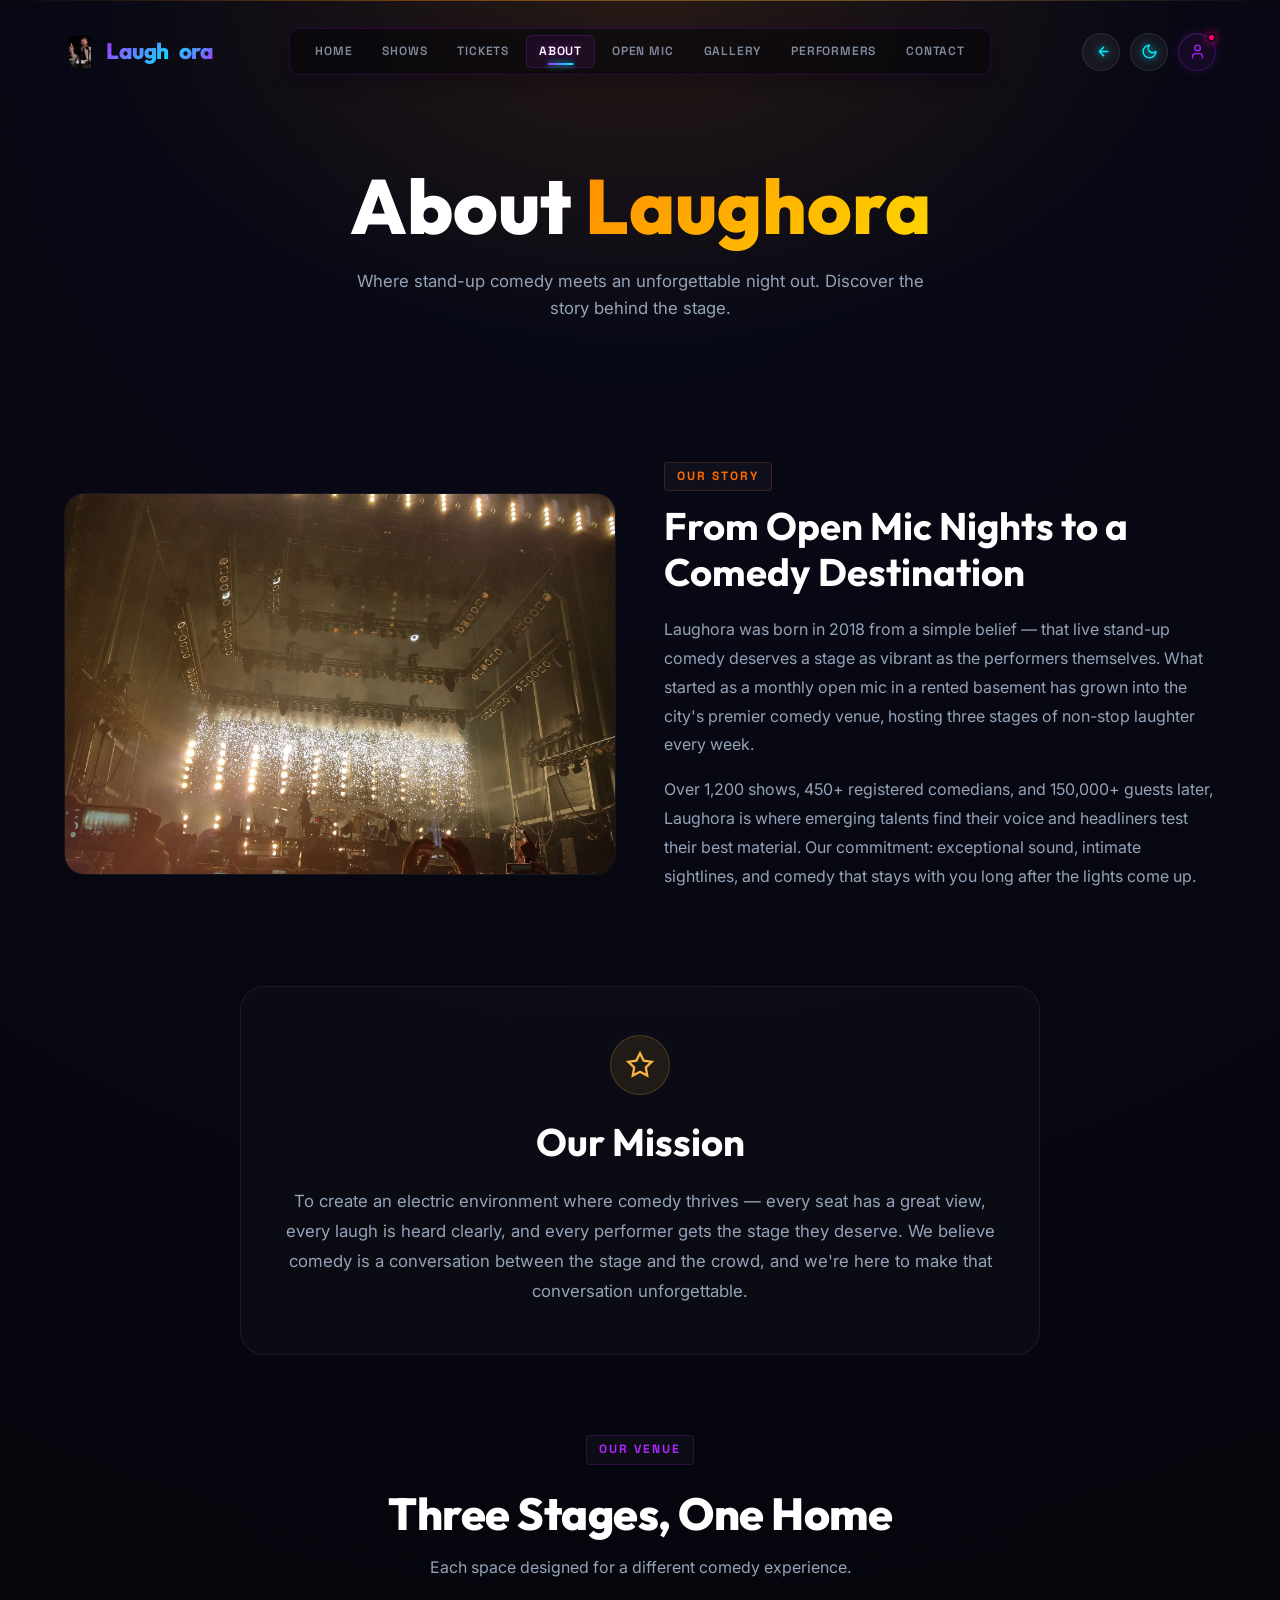
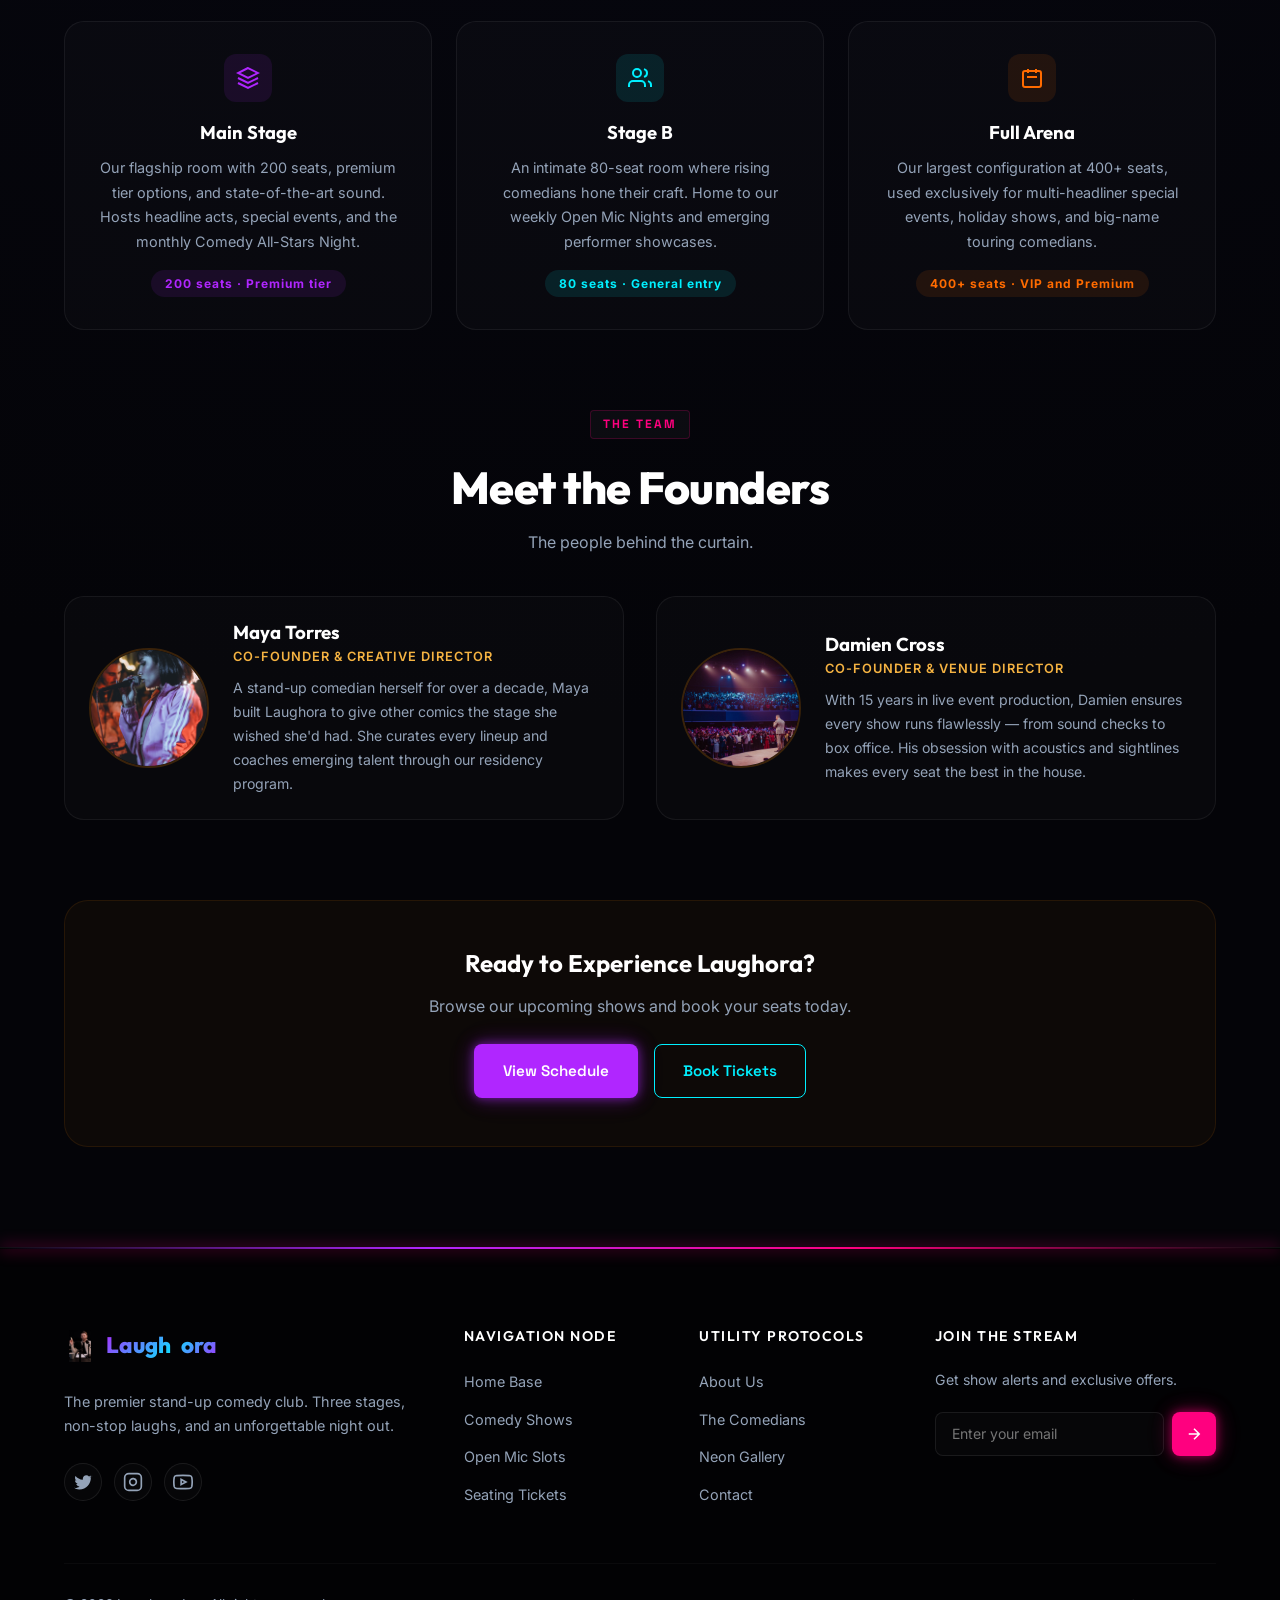
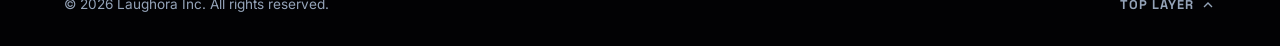
<file: about.html>
<!DOCTYPE html>
<html lang="en">

<head>
    <meta charset="UTF-8">
    <meta name="viewport" content="width=device-width, initial-scale=1.0">
    <title>Laughora | About Our Comedy Club</title>
    <meta name="description" content="Learn the story behind Laughora — the premier stand-up comedy club. Our venue, our mission, and the team that makes it happen.">
    <link rel="icon" type="image/png" href="assets/favicon.png">
    <link rel="preconnect" href="https://fonts.googleapis.com">
    <link rel="preconnect" href="https://fonts.gstatic.com" crossorigin>
    <link href="https://fonts.googleapis.com/css2?family=Inter:wght@300;400;500;600;700&family=Outfit:wght@400;500;600;700;800&family=Space+Grotesk:wght@400;500;600;700&display=swap" rel="stylesheet">
    <link rel="stylesheet" href="styles.css">
    <script>
        (function () {
            const theme = localStorage.getItem('theme') || 'dark';
            if (theme === 'light') {
                document.documentElement.classList.add('light-theme');
            }
        })();
    </script>
    <style>
        .page-hero {
            padding: 160px 24px 80px;
            text-align: center;
            position: relative;
            background: radial-gradient(ellipse at 50% 0%, rgba(255, 140, 0, 0.12) 0%, transparent 60%);
        }
        .page-hero::before {
            content: '';
            position: absolute;
            top: 0; left: 0; right: 0;
            height: 1px;
            background: linear-gradient(90deg, transparent, var(--color-amber), var(--color-gold), transparent);
            opacity: 0.4;
        }
        .page-hero-title { font-size: clamp(2.5rem, 6vw, 5rem); font-weight: 800; color: var(--color-text-white); margin-bottom: 1rem; }
        .page-hero-title span { background: linear-gradient(135deg, var(--color-amber), var(--color-gold-light)); -webkit-background-clip: text; -webkit-text-fill-color: transparent; background-clip: text; }
        .page-hero p { max-width: 600px; margin: 0 auto; font-size: 1.05rem; color: var(--color-text-slate); }

        .about-page { padding: 60px 0 100px; }

        .about-story-grid {
            display: grid;
            grid-template-columns: 1fr 1fr;
            gap: 3rem;
            align-items: center;
            margin-bottom: 5rem;
        }

        .about-story-image {
            border-radius: 20px;
            overflow: hidden;
            border: 1px solid rgba(255,255,255,0.06);
        }

        .about-story-image img {
            width: 100%;
            height: 380px;
            object-fit: cover;
            display: block;
        }

        .about-story-text h2 {
            font-size: clamp(1.8rem, 3vw, 2.4rem);
            margin-bottom: 1.25rem;
        }

        .about-story-text p {
            color: var(--color-text-slate);
            line-height: 1.8;
            margin-bottom: 1rem;
        }

        .about-mission {
            text-align: center;
            max-width: 800px;
            margin: 0 auto 5rem;
            padding: 3rem 2rem;
            border-radius: 24px;
            background: rgba(255,255,255,0.02);
            border: 1px solid rgba(255,255,255,0.06);
        }

        .about-mission h2 {
            font-size: clamp(1.8rem, 3vw, 2.4rem);
            margin-bottom: 1.25rem;
        }

        .about-mission p {
            color: var(--color-text-slate);
            line-height: 1.8;
            font-size: 1.05rem;
        }

        .about-mission .mission-icon {
            width: 60px;
            height: 60px;
            border-radius: 50%;
            display: flex;
            align-items: center;
            justify-content: center;
            margin: 0 auto 1.5rem;
            background: rgba(245,179,66,0.1);
            border: 1px solid rgba(245,179,66,0.2);
        }

        .about-venue-grid {
            display: grid;
            grid-template-columns: repeat(3, 1fr);
            gap: 1.5rem;
            margin-bottom: 5rem;
        }

        .about-venue-card {
            padding: 2rem;
            border-radius: 20px;
            background: rgba(255,255,255,0.02);
            border: 1px solid rgba(255,255,255,0.06);
            text-align: center;
            transition: var(--transition-smooth);
        }

        .about-venue-card:hover {
            transform: translateY(-6px);
            border-color: rgba(245,179,66,0.2);
        }

        .about-venue-card .venue-icon {
            width: 48px;
            height: 48px;
            border-radius: 12px;
            display: flex;
            align-items: center;
            justify-content: center;
            margin: 0 auto 1.25rem;
        }

        .about-venue-card h3 {
            margin-bottom: 0.75rem;
            font-size: 1.15rem;
        }

        .about-venue-card p {
            color: var(--color-text-slate);
            font-size: 0.9rem;
            line-height: 1.7;
        }

        .about-venue-card .venue-stat {
            display: inline-block;
            margin-top: 1rem;
            padding: 4px 14px;
            border-radius: 50px;
            font-size: 0.75rem;
            font-weight: 700;
            letter-spacing: 1px;
        }

        .about-team-grid {
            display: grid;
            grid-template-columns: repeat(2, 1fr);
            gap: 2rem;
        }

        .about-team-card {
            display: grid;
            grid-template-columns: 120px 1fr;
            gap: 1.5rem;
            padding: 1.5rem;
            border-radius: 20px;
            background: rgba(255,255,255,0.02);
            border: 1px solid rgba(255,255,255,0.06);
            align-items: center;
            transition: var(--transition-smooth);
        }

        .about-team-card:hover {
            transform: translateY(-4px);
            border-color: rgba(255,140,0,0.2);
        }

        .about-team-card .team-avatar {
            width: 120px;
            height: 120px;
            border-radius: 50%;
            object-fit: cover;
            border: 2px solid rgba(255,140,0,0.2);
        }

        .about-team-card h3 {
            margin-bottom: 0.25rem;
        }

        .about-team-card .team-role {
            font-size: 0.8rem;
            font-weight: 600;
            letter-spacing: 1px;
            text-transform: uppercase;
            color: var(--color-gold);
            margin-bottom: 0.5rem;
        }

        .about-team-card p {
            color: var(--color-text-slate);
            font-size: 0.88rem;
            line-height: 1.7;
        }

        .about-cta {
            text-align: center;
            margin-top: 5rem;
            padding: 3rem;
            border-radius: 24px;
            background: rgba(255,140,0,0.04);
            border: 1px solid rgba(255,140,0,0.1);
        }

        .about-cta h2 {
            margin-bottom: 1rem;
        }

        .about-cta p {
            color: var(--color-text-slate);
            margin-bottom: 1.5rem;
        }

        .about-cta .cta-btns {
            display: flex;
            gap: 1rem;
            justify-content: center;
            flex-wrap: wrap;
        }

        @media (max-width: 768px) {
            .about-story-grid { grid-template-columns: 1fr; }
            .about-venue-grid { grid-template-columns: 1fr; }
            .about-team-grid { grid-template-columns: 1fr; }
            .about-team-card { grid-template-columns: 1fr; text-align: center; }
            .about-team-card .team-avatar { margin: 0 auto; }
        }

        html.light-theme .about-story-image { border-color: rgba(15, 23, 42, 0.08); }
        html.light-theme .about-mission { background: rgba(255, 255, 255, 0.75); border-color: rgba(15, 23, 42, 0.08); }
        html.light-theme .about-venue-card { background: rgba(255, 255, 255, 0.75); border-color: rgba(15, 23, 42, 0.08); }
        html.light-theme .about-team-card { background: rgba(255, 255, 255, 0.75); border-color: rgba(15, 23, 42, 0.08); }
        html.light-theme .about-cta { background: rgba(217, 119, 6, 0.04); border-color: rgba(217, 119, 6, 0.1); }
        html.light-theme .about-mission .mission-icon { background: rgba(245,179,66,0.15); border-color: rgba(245,179,66,0.25); }
    </style>
</head>

<body>

    <header class="navbar" id="navbar">
        <div class="nav-container">
            <a href="index.html" class="nav-logo">
                <img src="assets/logo.png" alt="Laughora Logo" class="brand-logo-img">
                <span class="logo-neon">Laugh</span><span class="logo-accent">ora</span>
            </a>
            <button class="nav-toggle" id="navToggle" aria-label="Toggle navigation menu">
                <span class="bar"></span>
                <span class="bar"></span>
                <span class="bar"></span>
            </button>
            <nav class="nav-menu" id="navMenu">
                <a href="index.html" class="nav-link">Home</a>
                <a href="shows.html" class="nav-link">Shows</a>
                <a href="tickets.html" class="nav-link">Tickets</a>
                <a href="about.html" class="nav-link active">About</a>
                <a href="openmic.html" class="nav-link">Open Mic</a>
                <a href="gallery.html" class="nav-link">Gallery</a>
                <a href="performers.html" class="nav-link">Performers</a>
                <a href="contact.html" class="nav-link">Contact</a>
            </nav>
            <div class="nav-actions">
                <button id="rtlToggle" class="rtl-toggle-btn" aria-label="Toggle RTL/LTR">
                    <svg class="ltr-icon" xmlns="http://www.w3.org/2000/svg" viewBox="0 0 24 24" width="18" height="18" fill="none" stroke="currentColor" stroke-width="2" stroke-linecap="round" stroke-linejoin="round"><path d="M21 12H9M15 6l-6 6 6 6"/></svg>
                    <svg class="rtl-icon" xmlns="http://www.w3.org/2000/svg" viewBox="0 0 24 24" width="18" height="18" fill="none" stroke="currentColor" stroke-width="2" stroke-linecap="round" stroke-linejoin="round"><path d="M3 12h12M9 18l6-6-6-6"/></svg>
                </button>
                <button id="themeToggle" class="theme-toggle-btn" aria-label="Toggle theme">
                    <svg class="sun-icon" xmlns="http://www.w3.org/2000/svg" viewBox="0 0 24 24" fill="none" stroke="currentColor" stroke-width="2" stroke-linecap="round" stroke-linejoin="round">
                        <circle cx="12" cy="12" r="4"></circle>
                        <path d="M12 2v2"></path>
                        <path d="M12 20v2"></path>
                        <path d="m4.93 4.93 1.41 1.41"></path>
                        <path d="m17.66 17.66 1.41 1.41"></path>
                        <path d="M2 12h2"></path>
                        <path d="M20 12h2"></path>
                        <path d="m6.34 17.66-1.41 1.41"></path>
                        <path d="m19.07 4.93-1.41 1.41"></path>
                    </svg>
                    <svg class="moon-icon" xmlns="http://www.w3.org/2000/svg" viewBox="0 0 24 24" fill="none" stroke="currentColor" stroke-width="2" stroke-linecap="round" stroke-linejoin="round">
                        <path d="M12 3a6 6 0 0 0 9 9 9 9 0 1 1-9-9Z"></path>
                    </svg>
                </button>
                <div class="user-dropdown">
                    <button id="userDropdownBtn" class="user-dropdown-btn" aria-label="User Account">
                        <svg class="user-icon" xmlns="http://www.w3.org/2000/svg" viewBox="0 0 24 24" fill="none" stroke="currentColor" stroke-width="2" stroke-linecap="round" stroke-linejoin="round">
                            <path d="M19 21v-2a4 4 0 0 0-4-4H9a4 4 0 0 0-4 4v2"></path>
                            <circle cx="12" cy="7" r="4"></circle>
                        </svg>
                        <span class="user-badge-dot"></span>
                    </button>
                    <div class="user-dropdown-content">
                        <div class="dropdown-header">
                            <p class="user-name" id="navUserName">Comedy Fan</p>
                            <p class="user-role" id="navUserRole">Spectator</p>
                        </div>
                        <a href="login.html" class="dropdown-item login-link">
                            <span class="di-icon">
                                <svg width="15" height="15" viewBox="0 0 24 24" fill="none" stroke="currentColor" stroke-width="2"><path d="M15 3h4a2 2 0 0 1 2 2v14a2 2 0 0 1-2 2h-4M10 17l5-5-5-5M15 12H3"/></svg>
                            </span>
                            <span>Sign In / Sign Up</span>
                        </a>
                        <div class="dropdown-divider"></div>
                        <div class="dropdown-divider"></div>
                        <a href="user-dashboard.html" class="dropdown-item user-dash-link">
                            <span class="di-icon">
                                <svg width="15" height="15" viewBox="0 0 24 24" fill="none" stroke="currentColor" stroke-width="2"><path d="M20 21v-2a4 4 0 0 0-4-4H8a4 4 0 0 0-4 4v2"/><circle cx="12" cy="7" r="4"/></svg>
                            </span>
                            <span>User Dashboard</span>
                        </a>
                        <a href="admin-dashboard.html" class="dropdown-item admin-dash-link">
                            <span class="di-icon">
                                <svg width="15" height="15" viewBox="0 0 24 24" fill="none" stroke="currentColor" stroke-width="2"><path d="M12 2L2 7l10 5 10-5-10-5zM2 17l10 5 10-5M2 12l10 5 10-5"/></svg>
                            </span>
                            <span>Admin Dashboard</span>
                        </a>
                        <button class="dropdown-item signout-btn logged-in-only" id="signoutBtn">
                            <span class="di-icon">
                                <svg width="15" height="15" viewBox="0 0 24 24" fill="none" stroke="currentColor" stroke-width="2"><path d="M9 21H5a2 2 0 0 1-2-2V5a2 2 0 0 1 2-2h4M16 17l5-5-5-5M21 12H9"/></svg>
                            </span>
                            <span>Sign Out</span>
                        </button>
                    </div>
                </div>
            </div>
        </div>
    </header>

    <section class="page-hero">
        <h1 class="page-hero-title">About <span>Laughora</span></h1>
        <p>Where stand-up comedy meets an unforgettable night out. Discover the story behind the stage.</p>
    </section>

    <section class="about-page">
        <div class="container">

            <div class="about-story-grid">
                <div class="about-story-image">
                    <img src="assets/hero_bg.png" alt="Laughora comedy club crowd">
                </div>
                <div class="about-story-text">
                    <span class="section-tag tag-orange" style="margin-bottom:0.75rem;display:inline-block;">OUR STORY</span>
                    <h2>From Open Mic Nights to a Comedy Destination</h2>
                    <p>Laughora was born in 2018 from a simple belief — that live stand-up comedy deserves a stage as vibrant as the performers themselves. What started as a monthly open mic in a rented basement has grown into the city's premier comedy venue, hosting three stages of non-stop laughter every week.</p>
                    <p>Over 1,200 shows, 450+ registered comedians, and 150,000+ guests later, Laughora is where emerging talents find their voice and headliners test their best material. Our commitment: exceptional sound, intimate sightlines, and comedy that stays with you long after the lights come up.</p>
                </div>
            </div>

            <div class="about-mission">
                <div class="mission-icon">
                    <svg width="28" height="28" viewBox="0 0 24 24" fill="none" stroke="var(--color-gold)" stroke-width="2">
                        <path d="M12 2l3.09 6.26L22 9.27l-5 4.87 1.18 6.88L12 17.77l-6.18 3.25L7 14.14 2 9.27l6.91-1.01L12 2z"/>
                    </svg>
                </div>
                <h2>Our Mission</h2>
                <p>To create an electric environment where comedy thrives — every seat has a great view, every laugh is heard clearly, and every performer gets the stage they deserve. We believe comedy is a conversation between the stage and the crowd, and we're here to make that conversation unforgettable.</p>
            </div>

            <div style="text-align:center;margin-bottom:2.5rem;">
                <span class="section-tag tag-purple">OUR VENUE</span>
                <h2 class="section-title" style="margin-top:0.75rem;">Three Stages, One Home</h2>
                <p class="section-desc" style="margin-top:0.5rem;">Each space designed for a different comedy experience.</p>
            </div>

            <div class="about-venue-grid">
                <div class="about-venue-card">
                    <div class="venue-icon" style="background:rgba(176,38,255,0.1);">
                        <svg width="24" height="24" viewBox="0 0 24 24" fill="none" stroke="var(--color-purple)" stroke-width="2">
                            <path d="M12 2L2 7l10 5 10-5-10-5zM2 17l10 5 10-5M2 12l10 5 10-5"/>
                        </svg>
                    </div>
                    <h3>Main Stage</h3>
                    <p>Our flagship room with 200 seats, premium tier options, and state-of-the-art sound. Hosts headline acts, special events, and the monthly Comedy All-Stars Night.</p>
                    <span class="venue-stat" style="background:rgba(176,38,255,0.1);color:var(--color-purple);">200 seats · Premium tier</span>
                </div>
                <div class="about-venue-card">
                    <div class="venue-icon" style="background:rgba(0,240,255,0.1);">
                        <svg width="24" height="24" viewBox="0 0 24 24" fill="none" stroke="var(--color-cyan)" stroke-width="2">
                            <path d="M17 21v-2a4 4 0 00-4-4H5a4 4 0 00-4 4v2"/><circle cx="9" cy="7" r="4"/><path d="M23 21v-2a4 4 0 00-3-3.87"/><path d="M16 3.13a4 4 0 010 7.75"/>
                        </svg>
                    </div>
                    <h3>Stage B</h3>
                    <p>An intimate 80-seat room where rising comedians hone their craft. Home to our weekly Open Mic Nights and emerging performer showcases.</p>
                    <span class="venue-stat" style="background:rgba(0,240,255,0.1);color:var(--color-cyan);">80 seats · General entry</span>
                </div>
                <div class="about-venue-card">
                    <div class="venue-icon" style="background:rgba(255,107,0,0.1);">
                        <svg width="24" height="24" viewBox="0 0 24 24" fill="none" stroke="var(--color-orange)" stroke-width="2">
                            <path d="M8 7V3m8 4V3m-9 8h10M5 21h14a2 2 0 002-2V7a2 2 0 00-2-2H5a2 2 0 00-2 2v12a2 2 0 002 2z"/>
                        </svg>
                    </div>
                    <h3>Full Arena</h3>
                    <p>Our largest configuration at 400+ seats, used exclusively for multi-headliner special events, holiday shows, and big-name touring comedians.</p>
                    <span class="venue-stat" style="background:rgba(255,107,0,0.1);color:var(--color-orange);">400+ seats · VIP and Premium</span>
                </div>
            </div>

            <div style="text-align:center;margin-bottom:2.5rem;">
                <span class="section-tag tag-pink">THE TEAM</span>
                <h2 class="section-title" style="margin-top:0.75rem;">Meet the Founders</h2>
                <p class="section-desc" style="margin-top:0.5rem;">The people behind the curtain.</p>
            </div>

            <div class="about-team-grid">
                <div class="about-team-card">
                    <img src="assets/comedian_1.png" alt="Maya Torres" class="team-avatar">
                    <div>
                        <h3>Maya Torres</h3>
                        <div class="team-role">Co-Founder & Creative Director</div>
                        <p>A stand-up comedian herself for over a decade, Maya built Laughora to give other comics the stage she wished she'd had. She curates every lineup and coaches emerging talent through our residency program.</p>
                    </div>
                </div>
                <div class="about-team-card">
                    <img src="assets/comedian_2.png" alt="Damien Cross" class="team-avatar">
                    <div>
                        <h3>Damien Cross</h3>
                        <div class="team-role">Co-Founder & Venue Director</div>
                        <p>With 15 years in live event production, Damien ensures every show runs flawlessly — from sound checks to box office. His obsession with acoustics and sightlines makes every seat the best in the house.</p>
                    </div>
                </div>
            </div>

            <div class="about-cta">
                <h2>Ready to Experience Laughora?</h2>
                <p>Browse our upcoming shows and book your seats today.</p>
                <div class="cta-btns">
                    <a href="shows.html" class="btn btn-purple"><span>View Schedule</span></a>
                    <a href="tickets.html" class="btn btn-outline-cyan"><span>Book Tickets</span></a>
                </div>
            </div>

        </div>
    </section>

    <footer class="footer">
        <div class="footer-glow-line"></div>
        <div class="container">
            <div class="footer-grid">
                <div class="footer-brand">
                    <a href="index.html" class="footer-logo">
                        <img src="assets/logo.png" alt="Laughora Logo" class="brand-logo-img">
                        <span class="logo-neon">Laugh</span><span class="logo-accent">ora</span>
                    </a>
                    <p>The premier stand-up comedy club. Three stages, non-stop laughs, and an unforgettable night out.</p>
                    <div class="footer-socials">
                        <a href="#" aria-label="Twitter"><svg width="20" height="20" fill="currentColor" viewBox="0 0 24 24"><path d="M22.46 6c-.77.35-1.6.58-2.46.69.88-.53 1.56-1.37 1.88-2.38-.83.5-1.75.85-2.72 1.05C18.37 4.5 17.26 4 16 4c-2.35 0-4.27 1.92-4.27 4.29 0 .34.04.67.11.98C8.28 9.09 5.11 7.38 3 4.79c-.37.63-.58 1.37-.58 2.15 0 1.49.75 2.81 1.91 3.56-.71 0-1.37-.2-1.95-.53v.05c0 2.08 1.48 3.82 3.44 4.21-.36.1-.74.15-1.13.15-.27 0-.54-.03-.8-.08.54 1.7 2.11 2.93 3.97 2.97-1.46 1.14-3.3 1.82-5.31 1.82-.35 0-.69-.02-1.02-.06C2.82 20.31 5.09 21 7.5 21c9 0 13.92-7.46 13.92-13.92 0-.21 0-.42-.02-.63.95-.7 1.78-1.56 2.43-2.54z"/></svg></a>
                        <a href="#" aria-label="Instagram"><svg width="20" height="20" fill="none" stroke="currentColor" stroke-width="2" viewBox="0 0 24 24"><rect x="2" y="2" width="20" height="20" rx="5" ry="5"></rect><path d="M16 11.37A4 4 0 1112.63 8 4 4 0 0116 11.37z"></path><line x1="17.5" y1="6.5" x2="17.51" y2="6.5"></line></svg></a>
                        <a href="#" aria-label="YouTube"><svg width="20" height="20" fill="none" stroke="currentColor" stroke-width="2" viewBox="0 0 24 24"><path d="M22.54 6.42a2.78 2.78 0 0 0-1.95-1.96C18.88 4 12 4 12 4s-6.88 0-8.59.46a2.78 2.78 0 0 0-1.95 1.96A29 29 0 0 0 1 12a29 29 0 0 0 .46 5.58 2.78 2.78 0 0 0 1.95 1.96C5.12 20 12 20 12 20s6.88 0 8.59-.46a2.78 2.78 0 0 0 1.95-1.96A29 29 0 0 0 23 12a29 29 0 0 0-.46-5.58z"></path><polygon points="9.75 15.02 15.5 12 9.75 8.98 9.75 15.02"/></svg></a>
                    </div>
                </div>
                <div class="footer-links">
                    <h4>Navigation Node</h4>
                    <ul>
                        <li><a href="index.html">Home Base</a></li>
                        <li><a href="shows.html">Comedy Shows</a></li>
                        <li><a href="openmic.html">Open Mic Slots</a></li>
                        <li><a href="tickets.html">Seating Tickets</a></li>
                    </ul>
                </div>
                <div class="footer-links">
                    <h4>Utility Protocols</h4>
                    <ul>
                        <li><a href="about.html">About Us</a></li>
                        <li><a href="performers.html">The Comedians</a></li>
                        <li><a href="gallery.html">Neon Gallery</a></li>
                        <li><a href="contact.html">Contact</a></li>
                    </ul>
                </div>
                <div class="footer-newsletter">
                    <h4>Join the Stream</h4>
                    <p>Get show alerts and exclusive offers.</p>
                    <form id="newsletterForm" class="newsletter-form">
                        <input type="email" id="newsletterEmail" placeholder="Enter your email" required>
                        <button type="submit" aria-label="Subscribe"><svg width="18" height="18" viewBox="0 0 24 24" fill="none" stroke="currentColor" stroke-width="2"><path d="M5 12h14M12 5l7 7-7 7"/></svg></button>
                    </form>
                    <p class="newsletter-feedback" id="newsletterFeedback"></p>
                </div>
            </div>
            <div class="footer-bottom">
                <p>&copy; 2026 Laughora Inc. All rights reserved.</p>
                <a href="#home" class="back-to-top"><span>TOP LAYER</span><svg width="16" height="16" viewBox="0 0 24 24" fill="none" stroke="currentColor" stroke-width="2"><path d="M18 15l-6-6-6 6"/></svg></a>
            </div>
        </div>
    </footer>

    <script src="script.js"></script>
</body>
</html>
</file>
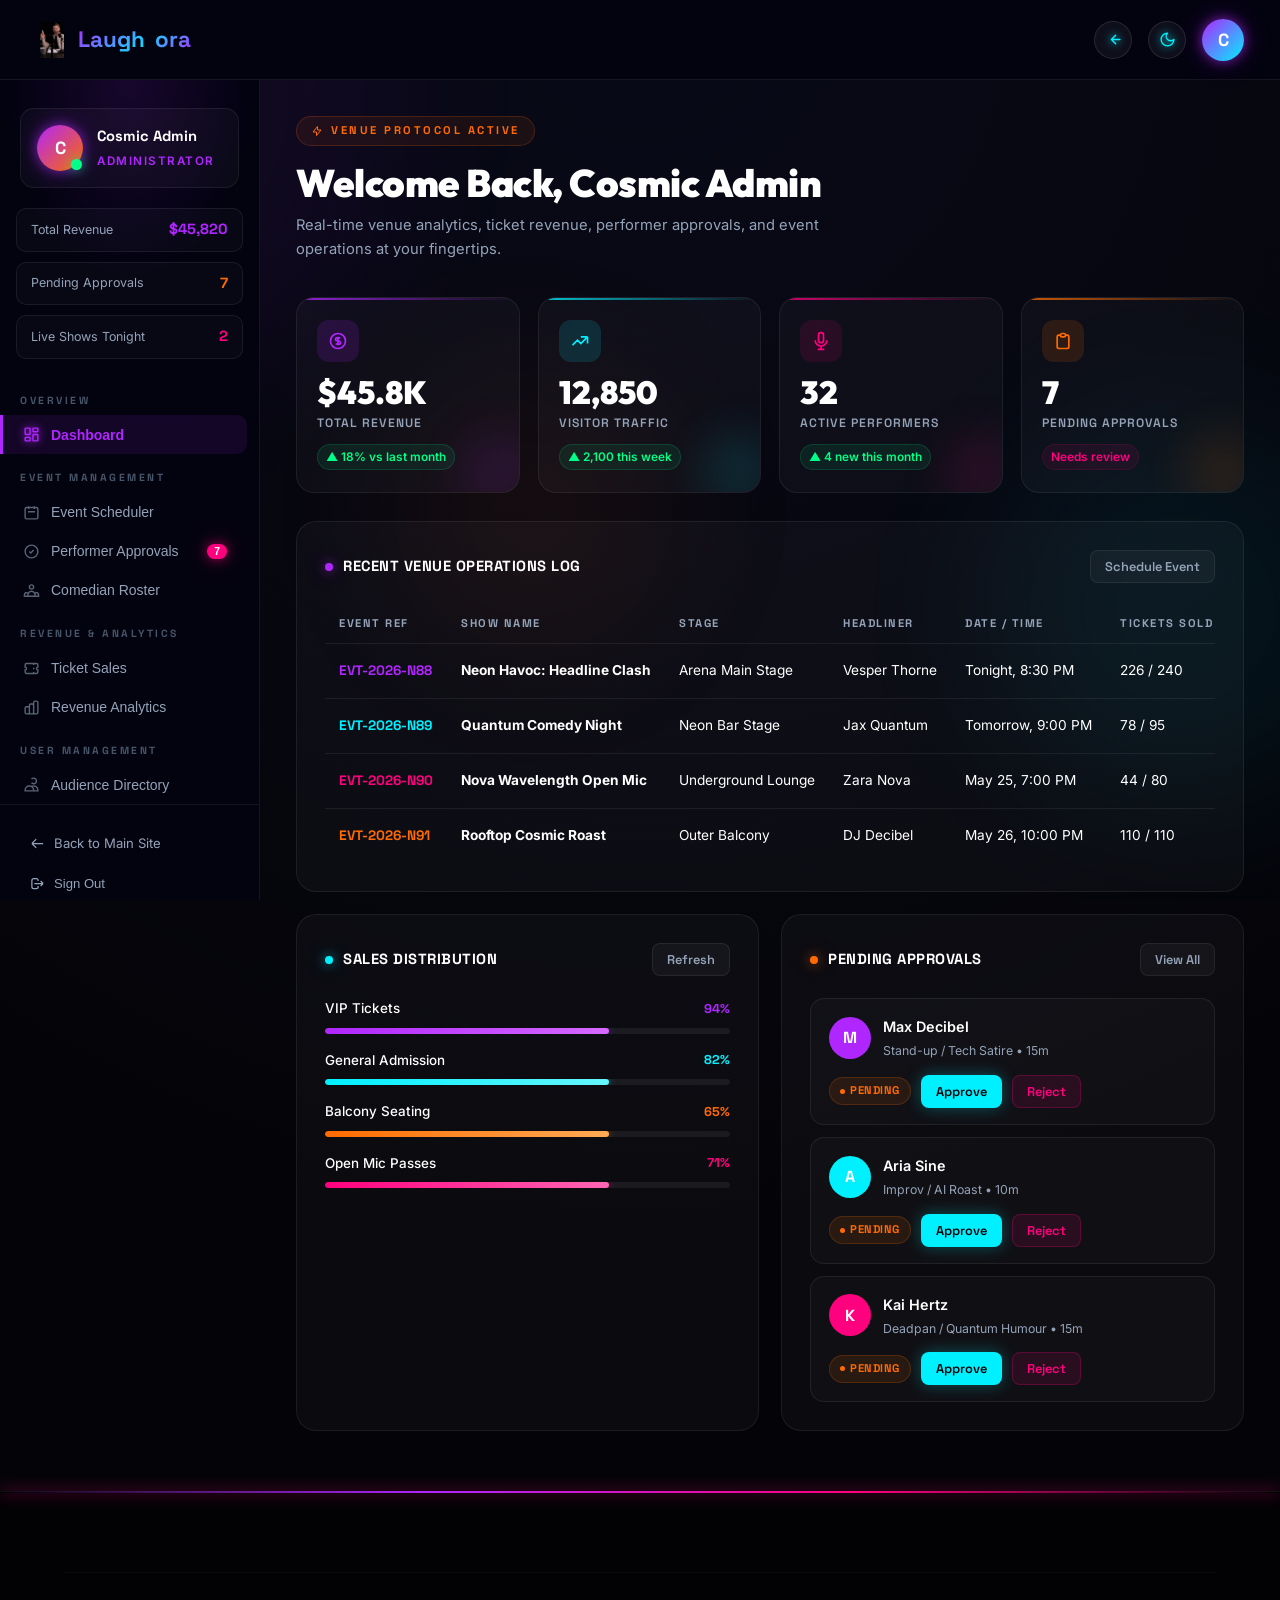
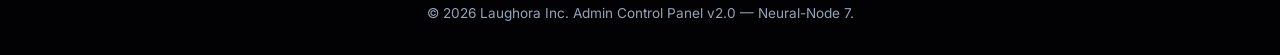
<file: admin-dashboard.html>
<!DOCTYPE html>
<html lang="en">

<head>
    <meta charset="UTF-8">
    <meta name="viewport" content="width=device-width, initial-scale=1.0">
    <title>Laughora | Admin Dashboard</title>
    <meta name="description"
        content="Manage comedy venue operations, approve open mic slots, schedule events, and track live show ticketing analytics.">
    <link rel="icon" type="image/png" href="assets/favicon.png">
    <link rel="preconnect" href="https://fonts.googleapis.com">
    <link rel="preconnect" href="https://fonts.gstatic.com" crossorigin>
    <link
        href="https://fonts.googleapis.com/css2?family=Inter:wght@300;400;500;600;700&family=Outfit:wght@400;500;600;700;800;900&family=Space+Grotesk:wght@400;500;600;700;800&display=swap"
        rel="stylesheet">
    <link rel="stylesheet" href="styles.css">
    <link rel="stylesheet" href="dashboard.css">
    <script>
        (function () {
            const t = localStorage.getItem('theme') || 'dark';
            if (t === 'light') document.documentElement.classList.add('light-theme');
        })();
    </script>
</head>

<body>

    <!-- Ambient background orbs -->
    <div class="db-ambient" aria-hidden="true">
        <div class="db-ambient-orb orb-1"></div>
        <div class="db-ambient-orb orb-2"></div>
        <div class="db-ambient-orb orb-3" style="background:var(--db-orange)"></div>
    </div>

    <!-- ===== DASHBOARD NAVBAR ===== -->
    <header class="db-navbar" id="dbNavbar">
        <a href="index.html" class="db-navbar-brand">
            <img src="assets/logo.png" alt="Laughora Logo" class="brand-logo-img">
            <span class="logo-neon">Laugh</span><span class="logo-accent">ora</span>
        </a>
        <div class="db-navbar-actions">
            <!-- Mobile Hamburger Menu Button -->
            <button class="nav-toggle" id="dbMobileToggle" aria-label="Toggle sidebar">
                <span class="bar"></span>
                <span class="bar"></span>
                <span class="bar"></span>
            </button>
            <button id="rtlToggle" class="rtl-toggle-btn" aria-label="Toggle RTL/LTR">
                <svg class="ltr-icon" xmlns="http://www.w3.org/2000/svg" viewBox="0 0 24 24" width="18" height="18" fill="none" stroke="currentColor" stroke-width="2" stroke-linecap="round" stroke-linejoin="round"><path d="M21 12H9M15 6l-6 6 6 6"/></svg>
                <svg class="rtl-icon" xmlns="http://www.w3.org/2000/svg" viewBox="0 0 24 24" width="18" height="18" fill="none" stroke="currentColor" stroke-width="2" stroke-linecap="round" stroke-linejoin="round"><path d="M3 12h12M9 18l6-6-6-6"/></svg>
            </button>
            <button id="themeToggle" class="theme-toggle-btn" aria-label="Toggle theme">
                <svg class="sun-icon" xmlns="http://www.w3.org/2000/svg" viewBox="0 0 24 24" fill="none" stroke="currentColor" stroke-width="2" stroke-linecap="round" stroke-linejoin="round">
                    <circle cx="12" cy="12" r="4"></circle><path d="M12 2v2"></path><path d="M12 20v2"></path>
                    <path d="m4.93 4.93 1.41 1.41"></path><path d="m17.66 17.66 1.41 1.41"></path>
                    <path d="M2 12h2"></path><path d="M20 12h2"></path>
                    <path d="m6.34 17.66-1.41 1.41"></path><path d="m19.07 4.93-1.41 1.41"></path>
                </svg>
                <svg class="moon-icon" xmlns="http://www.w3.org/2000/svg" viewBox="0 0 24 24" fill="none" stroke="currentColor" stroke-width="2" stroke-linecap="round" stroke-linejoin="round">
                    <path d="M12 3a6 6 0 0 0 9 9 9 9 0 1 1-9-9Z"></path>
                </svg>
            </button>
            <div class="user-dropdown">
                <button id="userDropdownBtn" class="db-navbar-profile" aria-label="User Account">
                    C
                </button>
                <div class="user-dropdown-content">
                    <div class="dropdown-header">
                        <p class="user-name" id="navUserName">Cosmic Admin</p>
                        <p class="user-role" id="navUserRole">Administrator</p>
                    </div>
                    <a href="login.html" class="dropdown-item login-link">
                        <span class="di-icon">
                            <svg width="15" height="15" viewBox="0 0 24 24" fill="none" stroke="currentColor" stroke-width="2"><path d="M15 3h4a2 2 0 0 1 2 2v14a2 2 0 0 1-2 2h-4M10 17l5-5-5-5M15 12H3"/></svg>
                        </span>
                        <span>Sign In / Sign Up</span>
                    </a>
                    <div class="dropdown-divider"></div>
                    <a href="user-dashboard.html" class="dropdown-item user-dash-link">
                        <span class="di-icon">
                            <svg width="15" height="15" viewBox="0 0 24 24" fill="none" stroke="currentColor" stroke-width="2"><path d="M20 21v-2a4 4 0 0 0-4-4H8a4 4 0 0 0-4 4v2"/><circle cx="12" cy="7" r="4"/></svg>
                        </span>
                        <span>User Dashboard</span>
                    </a>
                    <a href="admin-dashboard.html" class="dropdown-item admin-dash-link">
                        <span class="di-icon">
                            <svg width="15" height="15" viewBox="0 0 24 24" fill="none" stroke="currentColor" stroke-width="2"><path d="M12 2L2 7l10 5 10-5-10-5zM2 17l10 5 10-5M2 12l10 5 10-5"/></svg>
                        </span>
                        <span>Admin Dashboard</span>
                    </a>
                    <button class="dropdown-item signout-btn logged-in-only" id="signoutBtn">
                        <span class="di-icon">
                            <svg width="15" height="15" viewBox="0 0 24 24" fill="none" stroke="currentColor" stroke-width="2"><path d="M9 21H5a2 2 0 0 1-2-2V5a2 2 0 0 1 2-2h4M16 17l5-5-5-5M21 12H9"/></svg>
                        </span>
                        <span>Sign Out</span>
                    </button>
                </div>
            </div>
        </div>
    </header>

    <!-- ===== DASHBOARD SHELL ===== -->
    <div class="db-shell">

        <!-- ============================================================
         SIDEBAR
    ============================================================ -->
        <aside class="db-sidebar" id="dbSidebar">
            <!-- Profile -->
            <div class="db-sidebar-profile">
                <div class="db-profile-card">
                    <div class="db-avatar" id="adminAvatar" style="background:linear-gradient(135deg,#b026ff,#ff6b00)">A
                    </div>
                    <div class="db-profile-info">
                        <span class="db-profile-name" id="adminName">Cosmic Admin</span>
                        <span class="db-profile-role admin">Administrator</span>
                    </div>
                </div>
            </div>

            <!-- Sidebar Mini Stats -->
            <div style="padding:0 16px 8px;">
                <div class="db-admin-stat-mini">
                    <span class="db-admin-stat-mini-label">Total Revenue</span>
                    <span class="db-admin-stat-mini-val" style="color:var(--db-purple)">$45,820</span>
                </div>
                <div class="db-admin-stat-mini">
                    <span class="db-admin-stat-mini-label">Pending Approvals</span>
                    <span class="db-admin-stat-mini-val" id="sidebarPendingCount"
                        style="color:var(--db-orange)">7</span>
                </div>
                <div class="db-admin-stat-mini">
                    <span class="db-admin-stat-mini-label">Live Shows Tonight</span>
                    <span class="db-admin-stat-mini-val" style="color:var(--db-pink)">2</span>
                </div>
            </div>

            <!-- Nav -->
            <span class="db-nav-label">Overview</span>
            <button class="db-nav-item active" data-section="overview" id="nav-overview">
                <svg width="17" height="17" fill="none" stroke="currentColor" stroke-width="2" viewBox="0 0 24 24">
                    <rect x="3" y="3" width="7" height="9" rx="1" />
                    <rect x="14" y="3" width="7" height="5" rx="1" />
                    <rect x="14" y="12" width="7" height="9" rx="1" />
                    <rect x="3" y="16" width="7" height="5" rx="1" />
                </svg>
                Dashboard
            </button>

            <span class="db-nav-label">Event Management</span>
            <button class="db-nav-item" data-section="scheduler" id="nav-scheduler">
                <svg width="17" height="17" fill="none" stroke="currentColor" stroke-width="2" viewBox="0 0 24 24">
                    <path d="M8 7V3m8 4V3m-9 8h10M5 21h14a2 2 0 002-2V7a2 2 0 00-2-2H5a2 2 0 00-2 2v12a2 2 0 002 2z" />
                </svg>
                Event Scheduler
            </button>
            <button class="db-nav-item" data-section="approvals" id="nav-approvals">
                <svg width="17" height="17" fill="none" stroke="currentColor" stroke-width="2" viewBox="0 0 24 24">
                    <path d="M9 12l2 2 4-4m6 2a9 9 0 11-18 0 9 9 0 0118 0z" />
                </svg>
                Performer Approvals
                <span class="db-nav-badge" id="approvalNavBadge">7</span>
            </button>
            <button class="db-nav-item" data-section="comedians" id="nav-comedians">
                <svg width="17" height="17" fill="none" stroke="currentColor" stroke-width="2" viewBox="0 0 24 24">
                    <path
                        d="M17 20h5v-2a3 3 0 00-5.356-1.857M17 20H7m10 0v-2c0-.656-.126-1.283-.356-1.857M7 20H2v-2a3 3 0 015.356-1.857M7 20v-2c0-.656.126-1.283.356-1.857m0 0a5.002 5.002 0 019.288 0M15 7a3 3 0 11-6 0 3 3 0 016 0z" />
                </svg>
                Comedian Roster
            </button>

            <span class="db-nav-label">Revenue & Analytics</span>
            <button class="db-nav-item" data-section="tickets" id="nav-tickets">
                <svg width="17" height="17" fill="none" stroke="currentColor" stroke-width="2" viewBox="0 0 24 24">
                    <path
                        d="M15 5v2m0 4v2m0 4v2M5 5a2 2 0 00-2 2v3a2 2 0 110 4v3a2 2 0 002 2h14a2 2 0 002-2v-3a2 2 0 110-4V7a2 2 0 00-2-2H5z" />
                </svg>
                Ticket Sales
            </button>
            <button class="db-nav-item" data-section="revenue" id="nav-revenue">
                <svg width="17" height="17" fill="none" stroke="currentColor" stroke-width="2" viewBox="0 0 24 24">
                    <path
                        d="M9 19v-6a2 2 0 00-2-2H5a2 2 0 00-2 2v6a2 2 0 002 2h2a2 2 0 002-2zm0 0V9a2 2 0 012-2h2a2 2 0 012 2v10m-6 0a2 2 0 002 2h2a2 2 0 002-2m0 0V5a2 2 0 012-2h2a2 2 0 012 2v14a2 2 0 01-2 2h-2a2 2 0 01-2-2z" />
                </svg>
                Revenue Analytics
            </button>

            <span class="db-nav-label">User Management</span>
            <button class="db-nav-item" data-section="audience" id="nav-audience">
                <svg width="17" height="17" fill="none" stroke="currentColor" stroke-width="2" viewBox="0 0 24 24">
                    <path d="M12 4.354a4 4 0 110 5.292M15 21H3v-1a6 6 0 0112 0v1zm0 0h6v-1a6 6 0 00-9-5.197" />
                </svg>
                Audience Directory
            </button>

            <!-- Footer -->
            <div class="db-sidebar-footer">
                <a href="index.html" class="db-sidebar-footer-link">
                    <svg width="15" height="15" fill="none" stroke="currentColor" stroke-width="2" viewBox="0 0 24 24">
                        <path d="M10 19l-7-7m0 0l7-7m-7 7h18" />
                    </svg>
                    Back to Main Site
                </a>
                <button class="db-sidebar-footer-link" id="adminLogoutBtn" style="margin-top:6px;">
                    <svg width="15" height="15" fill="none" stroke="currentColor" stroke-width="2" viewBox="0 0 24 24">
                        <path
                            d="M17 16l4-4m0 0l-4-4m4 4H7m6 4v1a3 3 0 01-3 3H6a3 3 0 01-3-3V7a3 3 0 013-3h4a3 3 0 013 3v1" />
                    </svg>
                    Sign Out
                </button>
            </div>
        </aside>

        <!-- ============================================================
         MAIN CONTENT
    ============================================================ -->
        <main class="db-main">

            <!-- ============================
             SECTION: OVERVIEW
        ============================ -->
            <section class="db-section active" id="section-overview">
                <div class="db-page-hero">
                    <div class="db-page-hero-tag orange">
                        <svg width="12" height="12" fill="none" stroke="currentColor" stroke-width="2"
                            viewBox="0 0 24 24">
                            <path d="M13 10V3L4 14h7v7l9-11h-7z" />
                        </svg>
                        Venue Protocol Active
                    </div>
                    <h1>Welcome Back, <span id="adminHeroName">Administrator</span></h1>
                    <p>Real-time venue analytics, ticket revenue, performer approvals, and event operations at your
                        fingertips.</p>
                </div>

                <!-- Stats -->
                <div class="db-stats-row">
                    <div class="db-stat-card c-purple">
                        <div class="db-card-glow"></div>
                        <div class="db-stat-icon-ring purple"><svg width="20" height="20" fill="none"
                                stroke="currentColor" stroke-width="2" viewBox="0 0 24 24">
                                <path
                                    d="M12 8c-1.657 0-3 .895-3 2s1.343 2 3 2 3 .895 3 2-1.343 2-3 2m0-8c1.11 0 2.08.402 2.599 1M12 8V7m0 1v8m0 0v1m0-1c-1.11 0-2.08-.402-2.599-1M21 12a9 9 0 11-18 0 9 9 0 0118 0z" />
                            </svg></div>
                        <span class="db-stat-value">$45.8K</span>
                        <span class="db-stat-label">Total Revenue</span>
                        <div class="db-stat-change up">▲ 18% vs last month</div>
                    </div>
                    <div class="db-stat-card c-cyan">
                        <div class="db-card-glow"></div>
                        <div class="db-stat-icon-ring cyan"><svg width="20" height="20" fill="none"
                                stroke="currentColor" stroke-width="2" viewBox="0 0 24 24">
                                <path d="M13 7h8m0 0v8m0-8l-8 8-4-4-6 6" />
                            </svg></div>
                        <span class="db-stat-value">12,850</span>
                        <span class="db-stat-label">Visitor Traffic</span>
                        <div class="db-stat-change up">▲ 2,100 this week</div>
                    </div>
                    <div class="db-stat-card c-pink">
                        <div class="db-card-glow"></div>
                        <div class="db-stat-icon-ring pink"><svg width="20" height="20" fill="none"
                                stroke="currentColor" stroke-width="2" viewBox="0 0 24 24">
                                <path
                                    d="M19 11a7 7 0 01-7 7m0 0a7 7 0 01-7-7m7 7v4m0 0H8m4 0h4m-4-8a3 3 0 01-3-3V5a3 3 0 116 0v6a3 3 0 01-3 3z" />
                            </svg></div>
                        <span class="db-stat-value">32</span>
                        <span class="db-stat-label">Active Performers</span>
                        <div class="db-stat-change up">▲ 4 new this month</div>
                    </div>
                    <div class="db-stat-card c-orange">
                        <div class="db-card-glow"></div>
                        <div class="db-stat-icon-ring orange"><svg width="20" height="20" fill="none"
                                stroke="currentColor" stroke-width="2" viewBox="0 0 24 24">
                                <path
                                    d="M9 5H7a2 2 0 00-2 2v12a2 2 0 002 2h10a2 2 0 002-2V7a2 2 0 00-2-2h-2M9 5a2 2 0 002 2h2a2 2 0 002-2M9 5a2 2 0 012-2h2a2 2 0 012 2" />
                            </svg></div>
                        <span class="db-stat-value" id="pendingApprovalsStat">7</span>
                        <span class="db-stat-label">Pending Approvals</span>
                        <div class="db-stat-change down">Needs review</div>
                    </div>
                </div>

                <div class="db-grid-2">
                    <!-- Recent Operations Log -->
                    <div class="db-panel db-col-span-2">
                        <div class="db-panel-accent purple"></div>
                        <div class="db-panel-header">
                            <div class="db-panel-title">
                                <div class="db-panel-title-dot purple"></div>Recent Venue Operations Log
                            </div>
                            <button class="db-btn ghost sm" onclick="switchAdSection('scheduler')">Schedule
                                Event</button>
                        </div>
                        <div class="db-table-wrap">
                            <table class="db-table">
                                <thead>
                                    <tr>
                                        <th>Event Ref</th>
                                        <th>Show Name</th>
                                        <th>Stage</th>
                                        <th>Headliner</th>
                                        <th>Date / Time</th>
                                        <th>Tickets Sold</th>
                                        <th>Status</th>
                                    </tr>
                                </thead>
                                <tbody>
                                    <tr>
                                        <td
                                            style="font-family:'Space Grotesk',sans-serif;font-weight:700;color:var(--db-purple)">
                                            EVT-2026-N88</td>
                                        <td style="font-weight:700">Neon Havoc: Headline Clash</td>
                                        <td>Arena Main Stage</td>
                                        <td>Vesper Thorne</td>
                                        <td>Tonight, 8:30 PM</td>
                                        <td>226 / 240</td>
                                        <td><span class="db-badge live">Live Tonight</span></td>
                                    </tr>
                                    <tr>
                                        <td
                                            style="font-family:'Space Grotesk',sans-serif;font-weight:700;color:var(--db-cyan)">
                                            EVT-2026-N89</td>
                                        <td style="font-weight:700">Quantum Comedy Night</td>
                                        <td>Neon Bar Stage</td>
                                        <td>Jax Quantum</td>
                                        <td>Tomorrow, 9:00 PM</td>
                                        <td>78 / 95</td>
                                        <td><span class="db-badge confirmed">Confirmed</span></td>
                                    </tr>
                                    <tr>
                                        <td
                                            style="font-family:'Space Grotesk',sans-serif;font-weight:700;color:var(--db-pink)">
                                            EVT-2026-N90</td>
                                        <td style="font-weight:700">Nova Wavelength Open Mic</td>
                                        <td>Underground Lounge</td>
                                        <td>Zara Nova</td>
                                        <td>May 25, 7:00 PM</td>
                                        <td>44 / 80</td>
                                        <td><span class="db-badge pending">Pending Lineup</span></td>
                                    </tr>
                                    <tr>
                                        <td
                                            style="font-family:'Space Grotesk',sans-serif;font-weight:700;color:var(--db-orange)">
                                            EVT-2026-N91</td>
                                        <td style="font-weight:700">Rooftop Cosmic Roast</td>
                                        <td>Outer Balcony</td>
                                        <td>DJ Decibel</td>
                                        <td>May 26, 10:00 PM</td>
                                        <td>110 / 110</td>
                                        <td><span class="db-badge completed">Completed</span></td>
                                    </tr>
                                </tbody>
                            </table>
                        </div>
                    </div>

                    <!-- Sales Snapshot -->
                    <div class="db-panel">
                        <div class="db-panel-accent cyan"></div>
                        <div class="db-panel-header">
                            <div class="db-panel-title">
                                <div class="db-panel-title-dot cyan"></div>Sales Distribution
                            </div>
                            <button class="db-btn ghost sm" id="refreshOverviewSales">Refresh</button>
                        </div>
                        <div class="db-meter">
                            <div class="db-meter-header"><span class="db-meter-label">VIP Tickets</span><span
                                    class="db-meter-pct purple">94%</span></div>
                            <div class="db-meter-track">
                                <div class="db-meter-fill purple" style="width:94%"></div>
                            </div>
                        </div>
                        <div class="db-meter">
                            <div class="db-meter-header"><span class="db-meter-label">General Admission</span><span
                                    class="db-meter-pct cyan">82%</span></div>
                            <div class="db-meter-track">
                                <div class="db-meter-fill cyan" style="width:82%"></div>
                            </div>
                        </div>
                        <div class="db-meter">
                            <div class="db-meter-header"><span class="db-meter-label">Balcony Seating</span><span
                                    class="db-meter-pct orange">65%</span></div>
                            <div class="db-meter-track">
                                <div class="db-meter-fill orange" style="width:65%"></div>
                            </div>
                        </div>
                        <div class="db-meter">
                            <div class="db-meter-header"><span class="db-meter-label">Open Mic Passes</span><span
                                    class="db-meter-pct pink">71%</span></div>
                            <div class="db-meter-track">
                                <div class="db-meter-fill pink" style="width:71%"></div>
                            </div>
                        </div>
                    </div>

                    <!-- Quick Pending Approvals -->
                    <div class="db-panel">
                        <div class="db-panel-accent orange"></div>
                        <div class="db-panel-header">
                            <div class="db-panel-title">
                                <div class="db-panel-title-dot orange"></div>Pending Approvals
                            </div>
                            <button class="db-btn ghost sm" onclick="switchAdSection('approvals')">View All</button>
                        </div>
                        <div id="overviewApprovalList" style="display:flex;flex-direction:column;gap:12px;"></div>
                    </div>
                </div>
            </section>

            <!-- ============================
             SECTION: EVENT SCHEDULER
        ============================ -->
            <section class="db-section" id="section-scheduler">
                <div class="db-page-hero">
                    <div class="db-page-hero-tag cyan">Booking Module</div>
                    <h1>Comedy Event Scheduler</h1>
                    <p>Create, assign, and confirm comedy events across all stages and time slots.</p>
                </div>

                <div class="db-grid-2">
                    <!-- Form -->
                    <div class="db-panel">
                        <div class="db-panel-accent purple"></div>
                        <div class="db-panel-header">
                            <div class="db-panel-title">
                                <div class="db-panel-title-dot purple"></div>Create New Event
                            </div>
                        </div>
                        <form id="newEventForm" onsubmit="return false;">
                            <div class="db-form-grid">
                                <div class="db-form-group">
                                    <label class="db-form-label">Show Title</label>
                                    <input type="text" id="schedTitle" class="db-form-input"
                                        placeholder="e.g. Neon Havoc: Headline Clash">
                                </div>
                                <div class="db-form-group">
                                    <label class="db-form-label">Stage / Venue</label>
                                    <select id="schedStage" class="db-form-select">
                                        <option>Arena Main Stage</option>
                                        <option>Neon Bar Stage</option>
                                        <option>Underground Lounge</option>
                                        <option>Outer Balcony</option>
                                    </select>
                                </div>
                                <div class="db-form-group">
                                    <label class="db-form-label">Headliner Performer</label>
                                    <input type="text" id="schedHeadliner" class="db-form-input"
                                        placeholder="e.g. Vesper Thorne">
                                </div>
                                <div class="db-form-grid">
                                    <div class="db-form-group">
                                        <label class="db-form-label">Event Date</label>
                                        <input type="date" id="schedDate" class="db-form-input">
                                    </div>
                                    <div class="db-form-group">
                                        <label class="db-form-label">Start Time</label>
                                        <input type="time" id="schedTime" class="db-form-input">
                                    </div>
                                </div>
                                <div class="db-form-grid">
                                    <div class="db-form-group">
                                        <label class="db-form-label">VIP Ticket Price</label>
                                        <input type="number" id="schedPrice" class="db-form-input" placeholder="$55"
                                            min="0">
                                    </div>
                                    <div class="db-form-group">
                                        <label class="db-form-label">Venue Capacity</label>
                                        <input type="number" id="schedCapacity" class="db-form-input" placeholder="240"
                                            min="1">
                                    </div>
                                </div>
                                <div class="db-form-group">
                                    <label class="db-form-label">Event Notes</label>
                                    <textarea id="schedNotes" class="db-form-textarea"
                                        placeholder="Spotlight color, running order, special requirements..."></textarea>
                                </div>
                                <div style="display:flex;gap:12px;flex-wrap:wrap;">
                                    <button class="db-btn purple" id="createEventBtn"
                                        style="flex:1;min-width:140px;padding:14px;">
                                        <svg width="15" height="15" fill="none" stroke="currentColor" stroke-width="2"
                                            viewBox="0 0 24 24">
                                            <path d="M12 4v16m8-8H4" />
                                        </svg>
                                        Add to Schedule
                                    </button>
                                    <button class="db-btn ghost" id="clearEventBtn" type="button"
                                        style="flex:1;min-width:100px;padding:14px;">Clear</button>
                                </div>
                                <div id="schedFeedback"
                                    style="display:none;text-align:center;padding:10px;border-radius:10px;font-size:0.84rem;">
                                </div>
                            </div>
                        </form>
                    </div>

                    <!-- Events List -->
                    <div class="db-panel">
                        <div class="db-panel-accent cyan"></div>
                        <div class="db-panel-header">
                            <div class="db-panel-title">
                                <div class="db-panel-title-dot cyan"></div>Scheduled Events
                            </div>
                            <span class="db-role-pill performer" id="eventCountBadge">4 Events</span>
                        </div>
                        <div id="scheduledEventsList" style="max-height:420px;overflow-y:auto;">
                            <div class="db-event-entry">
                                <div class="db-event-dot"
                                    style="background:var(--db-purple);box-shadow:0 0 6px rgba(176,38,255,0.7)"></div>
                                <div>
                                    <span class="db-event-name">Neon Havoc: Headline Clash</span>
                                    <span class="db-event-meta">Arena Main Stage &bull; Vesper Thorne &bull; Tonight,
                                        8:30 PM &bull; VIP $70 &bull; 240 seats</span>
                                </div>
                            </div>
                            <div class="db-event-entry">
                                <div class="db-event-dot"
                                    style="background:var(--db-cyan);box-shadow:0 0 6px rgba(0,240,255,0.7)"></div>
                                <div>
                                    <span class="db-event-name">Quantum Comedy Night</span>
                                    <span class="db-event-meta">Neon Bar Stage &bull; Jax Quantum &bull; Tomorrow, 9:00
                                        PM &bull; VIP $45 &bull; 95 seats</span>
                                </div>
                            </div>
                            <div class="db-event-entry">
                                <div class="db-event-dot"
                                    style="background:var(--db-pink);box-shadow:0 0 6px rgba(255,0,127,0.6)"></div>
                                <div>
                                    <span class="db-event-name">Nova Wavelength Open Mic</span>
                                    <span class="db-event-meta">Underground Lounge &bull; Zara Nova &bull; May 25, 7:00
                                        PM &bull; VIP $25 &bull; 80 seats</span>
                                </div>
                            </div>
                            <div class="db-event-entry">
                                <div class="db-event-dot"
                                    style="background:var(--db-orange);box-shadow:0 0 6px rgba(255,107,0,0.6)"></div>
                                <div>
                                    <span class="db-event-name">Rooftop Cosmic Roast</span>
                                    <span class="db-event-meta">Outer Balcony &bull; DJ Decibel &bull; May 26, 10:00 PM
                                        &bull; VIP $35 &bull; 110 seats</span>
                                </div>
                            </div>
                        </div>
                    </div>
                </div>
            </section>

            <!-- ============================
             SECTION: PERFORMER APPROVALS
        ============================ -->
            <section class="db-section" id="section-approvals">
                <div class="db-page-hero">
                    <div class="db-page-hero-tag orange">Booking Queue</div>
                    <h1>Performer Approvals</h1>
                    <p>Review, approve, or reject open mic slot requests from registered comedians.</p>
                </div>

                <div class="db-panel">
                    <div class="db-panel-accent orange"></div>
                    <div class="db-panel-header">
                        <div class="db-panel-title">
                            <div class="db-panel-title-dot orange"></div>Open Mic Slot Allocation Queue
                        </div>
                        <span class="db-role-pill admin" id="pendingCountBadge">7 Pending</span>
                    </div>
                    <div id="fullApprovalList" style="display:flex;flex-direction:column;gap:12px;"></div>
                </div>
            </section>

            <!-- ============================
             SECTION: COMEDIAN ROSTER
        ============================ -->
            <section class="db-section" id="section-comedians">
                <div class="db-page-hero">
                    <div class="db-page-hero-tag pink">Cast Management</div>
                    <h1>Comedian Roster</h1>
                    <p>Manage all active and pending performer accounts with full profile visibility.</p>
                </div>

                <!-- Search & Filter -->
                <div style="display:flex;gap:12px;flex-wrap:wrap;margin-bottom:24px;align-items:center;">
                    <div class="db-search-wrap" style="flex:1;min-width:200px;max-width:340px;">
                        <svg width="16" height="16" fill="none" stroke="currentColor" stroke-width="2"
                            viewBox="0 0 24 24">
                            <circle cx="11" cy="11" r="8" />
                            <path d="M21 21l-4.35-4.35" />
                        </svg>
                        <input type="text" id="comedianSearch" class="db-search-input" placeholder="Search comedians…">
                    </div>
                    <select id="comedianFilter" class="db-form-select" style="max-width:180px;">
                        <option value="">All Statuses</option>
                        <option value="active">Active</option>
                        <option value="pending">Pending</option>
                        <option value="suspended">Suspended</option>
                    </select>
                </div>

                <div class="db-panel">
                    <div class="db-panel-accent pink"></div>
                    <div class="db-panel-header">
                        <div class="db-panel-title">
                            <div class="db-panel-title-dot pink"></div>Registered Comedians
                        </div>
                        <span class="db-role-pill performer" id="comedianCountBadge">10 Performers</span>
                    </div>
                    <div class="db-table-wrap">
                        <table class="db-table" id="comedianTable">
                            <thead>
                                <tr>
                                    <th>Performer</th>
                                    <th>Stage Name</th>
                                    <th>Genre</th>
                                    <th>Sets</th>
                                    <th>Rating</th>
                                    <th>Revenue</th>
                                    <th>Status</th>
                                    <th>Actions</th>
                                </tr>
                            </thead>
                            <tbody id="comedianTableBody"></tbody>
                        </table>
                    </div>
                </div>
            </section>

            <!-- ============================
             SECTION: TICKET SALES
        ============================ -->
            <section class="db-section" id="section-tickets">
                <div class="db-page-hero">
                    <div class="db-page-hero-tag purple">Revenue Tracking</div>
                    <h1>Ticket Sales</h1>
                    <p>Monitor live ticket distribution, booking trends, and venue-wide sales performance.</p>
                </div>

                <div class="db-stats-row">
                    <div class="db-stat-card c-purple">
                        <div class="db-card-glow"></div>
                        <div class="db-stat-icon-ring purple"><svg width="18" height="18" fill="none"
                                stroke="currentColor" stroke-width="2" viewBox="0 0 24 24">
                                <path
                                    d="M15 5v2m0 4v2m0 4v2M5 5a2 2 0 00-2 2v3a2 2 0 110 4v3a2 2 0 002 2h14a2 2 0 002-2v-3a2 2 0 110-4V7a2 2 0 00-2-2H5z" />
                            </svg></div><span class="db-stat-value">1,842</span><span class="db-stat-label">Total
                            Sold</span>
                        <div class="db-stat-change up">▲ 284 this week</div>
                    </div>
                    <div class="db-stat-card c-cyan">
                        <div class="db-card-glow"></div>
                        <div class="db-stat-icon-ring cyan"><svg width="18" height="18" fill="none"
                                stroke="currentColor" stroke-width="2" viewBox="0 0 24 24">
                                <path
                                    d="M12 8c-1.657 0-3 .895-3 2s1.343 2 3 2 3 .895 3 2-1.343 2-3 2m0-8c1.11 0 2.08.402 2.599 1M12 8V7m0 1v8m0 0v1m0-1c-1.11 0-2.08-.402-2.599-1M21 12a9 9 0 11-18 0 9 9 0 0118 0z" />
                            </svg></div><span class="db-stat-value">$45.8K</span><span class="db-stat-label">Gross
                            Revenue</span>
                        <div class="db-stat-change up">▲ 18% MoM</div>
                    </div>
                    <div class="db-stat-card c-orange">
                        <div class="db-card-glow"></div>
                        <div class="db-stat-icon-ring orange"><svg width="18" height="18" fill="none"
                                stroke="currentColor" stroke-width="2" viewBox="0 0 24 24">
                                <path
                                    d="M9 14l6-6m-5.5.5h.01m4.99 5h.01M19 21V5a2 2 0 00-2-2H7a2 2 0 00-2 2v16l3.5-2 3.5 2 3.5-2 3.5 2z" />
                            </svg></div><span class="db-stat-value">238</span><span class="db-stat-label">VIP
                            Sold</span>
                        <div class="db-stat-change up">▲ 30 this week</div>
                    </div>
                    <div class="db-stat-card c-pink">
                        <div class="db-card-glow"></div>
                        <div class="db-stat-icon-ring pink"><svg width="18" height="18" fill="none"
                                stroke="currentColor" stroke-width="2" viewBox="0 0 24 24">
                                <path d="M13 7h8m0 0v8m0-8l-8 8-4-4-6 6" />
                            </svg></div><span class="db-stat-value">+18%</span><span class="db-stat-label">MoM
                            Growth</span>
                        <div class="db-stat-change up">▲ strong demand</div>
                    </div>
                </div>

                <div class="db-grid-2">
                    <div class="db-panel">
                        <div class="db-panel-accent purple"></div>
                        <div class="db-panel-header">
                            <div class="db-panel-title">
                                <div class="db-panel-title-dot purple"></div>Sales by Show
                            </div>
                            <button class="db-btn ghost sm" id="refreshTicketSales">Refresh</button>
                        </div>
                        <div class="db-meter">
                            <div class="db-meter-header"><span class="db-meter-label">Neon Havoc: Headline
                                    Clash</span><span class="db-meter-pct purple">94%</span></div>
                            <div class="db-meter-track">
                                <div class="db-meter-fill purple" style="width:94%"></div>
                            </div>
                        </div>
                        <div class="db-meter">
                            <div class="db-meter-header"><span class="db-meter-label">Quantum Comedy Night</span><span
                                    class="db-meter-pct cyan">82%</span></div>
                            <div class="db-meter-track">
                                <div class="db-meter-fill cyan" style="width:82%"></div>
                            </div>
                        </div>
                        <div class="db-meter">
                            <div class="db-meter-header"><span class="db-meter-label">Nova Wavelength Open
                                    Mic</span><span class="db-meter-pct orange">55%</span></div>
                            <div class="db-meter-track">
                                <div class="db-meter-fill orange" style="width:55%"></div>
                            </div>
                        </div>
                        <div class="db-meter">
                            <div class="db-meter-header"><span class="db-meter-label">Rooftop Cosmic Roast</span><span
                                    class="db-meter-pct pink">100%</span></div>
                            <div class="db-meter-track">
                                <div class="db-meter-fill pink" style="width:100%"></div>
                            </div>
                        </div>
                        <div class="db-meter">
                            <div class="db-meter-header"><span class="db-meter-label">Micro-Roast Thursdays</span><span
                                    class="db-meter-pct green">45%</span></div>
                            <div class="db-meter-track">
                                <div class="db-meter-fill green" style="width:45%"></div>
                            </div>
                        </div>
                    </div>

                    <div class="db-panel">
                        <div class="db-panel-accent cyan"></div>
                        <div class="db-panel-header">
                            <div class="db-panel-title">
                                <div class="db-panel-title-dot cyan"></div>By Ticket Type
                            </div>
                        </div>
                        <div class="db-donut-wrap">
                            <svg class="db-donut-svg" width="120" height="120" viewBox="0 0 120 120">
                                <g transform="rotate(-90 60 60)">
                                    <circle cx="60" cy="60" r="46" fill="none" stroke="rgba(255,255,255,0.05)"
                                        stroke-width="16" />
                                    <circle cx="60" cy="60" r="46" fill="none" stroke="url(#ad1)" stroke-width="16"
                                        stroke-dasharray="171.5 288.5" stroke-linecap="round" />
                                    <circle cx="60" cy="60" r="46" fill="none" stroke="url(#ad2)" stroke-width="16"
                                        stroke-dasharray="86.7 373.3" stroke-dashoffset="-171.5" stroke-linecap="round" />
                                    <circle cx="60" cy="60" r="46" fill="none" stroke="#ff6b00" stroke-width="16"
                                        stroke-dasharray="46.3 413.7" stroke-dashoffset="-258.2" stroke-linecap="round"
                                        opacity=".8" />
                                </g>
                                <defs>
                                    <linearGradient id="ad1" x1="0%" y1="0%" x2="100%" y2="0%">
                                        <stop offset="0%" stop-color="#b026ff" />
                                        <stop offset="100%" stop-color="#d66aff" />
                                    </linearGradient>
                                    <linearGradient id="ad2" x1="0%" y1="0%" x2="100%" y2="0%">
                                        <stop offset="0%" stop-color="#00f0ff" />
                                        <stop offset="100%" stop-color="#66f6ff" />
                                    </linearGradient>
                                </defs>
                                <text x="60" y="56" text-anchor="middle" font-size="15" font-weight="900"
                                    font-family="Outfit,sans-serif" fill="white">1,842</text>
                                <text x="60" y="68" text-anchor="middle" font-size="8"
                                    font-family="Space Grotesk,sans-serif" fill="#94a3b8">TOTAL</text>
                            </svg>
                            <div class="db-donut-legend">
                                <div class="db-donut-legend-item"><span class="db-donut-legend-dot"
                                        style="background:var(--db-purple)"></span>VIP — 59% (1,086)</div>
                                <div class="db-donut-legend-item"><span class="db-donut-legend-dot"
                                        style="background:var(--db-cyan)"></span>General — 30% (553)</div>
                                <div class="db-donut-legend-item"><span class="db-donut-legend-dot"
                                        style="background:var(--db-orange)"></span>Open Mic — 11% (203)</div>
                            </div>
                        </div>
                    </div>

                    <!-- Transactions -->
                    <div class="db-panel db-col-span-2">
                        <div class="db-panel-accent pink"></div>
                        <div class="db-panel-header">
                            <div class="db-panel-title">
                                <div class="db-panel-title-dot pink"></div>Recent Transactions
                            </div>
                        </div>
                        <div class="db-table-wrap">
                            <table class="db-table">
                                <thead>
                                    <tr>
                                        <th>Ref</th>
                                        <th>Show</th>
                                        <th>Ticket Type</th>
                                        <th>Date</th>
                                        <th>Amount</th>
                                        <th>Status</th>
                                    </tr>
                                </thead>
                                <tbody>
                                    <tr>
                                        <td style="font-family:'Space Grotesk',sans-serif;font-weight:700">TXN-9082-A7
                                        </td>
                                        <td>Neon Havoc: Headline Clash</td>
                                        <td>VIP Box</td>
                                        <td>May 22</td>
                                        <td>$70.00</td>
                                        <td><span class="db-badge completed">Successful</span></td>
                                    </tr>
                                    <tr>
                                        <td style="font-family:'Space Grotesk',sans-serif;font-weight:700">TXN-4890-X1
                                        </td>
                                        <td>Galaxy Open Mic</td>
                                        <td>General</td>
                                        <td>May 10</td>
                                        <td>$15.00</td>
                                        <td><span class="db-badge completed">Successful</span></td>
                                    </tr>
                                    <tr>
                                        <td style="font-family:'Space Grotesk',sans-serif;font-weight:700">TXN-3341-M9
                                        </td>
                                        <td>Quantum Comedy Night</td>
                                        <td>VIP Tier 2</td>
                                        <td>May 19</td>
                                        <td>$45.00</td>
                                        <td><span class="db-badge completed">Successful</span></td>
                                    </tr>
                                    <tr>
                                        <td style="font-family:'Space Grotesk',sans-serif;font-weight:700">TXN-2311-Q8
                                        </td>
                                        <td>Matrix Roast Night</td>
                                        <td>General</td>
                                        <td>Apr 28</td>
                                        <td>$30.00</td>
                                        <td><span class="db-badge rejected">Refunded</span></td>
                                    </tr>
                                    <tr>
                                        <td style="font-family:'Space Grotesk',sans-serif;font-weight:700">TXN-1108-Z3
                                        </td>
                                        <td>Rooftop Cosmic Roast</td>
                                        <td>VIP Premium</td>
                                        <td>May 21</td>
                                        <td>$55.00</td>
                                        <td><span class="db-badge confirmed">Processing</span></td>
                                    </tr>
                                </tbody>
                            </table>
                        </div>
                    </div>
                </div>
            </section>

            <!-- ============================
             SECTION: REVENUE ANALYTICS
        ============================ -->
            <section class="db-section" id="section-revenue">
                <div class="db-page-hero">
                    <div class="db-page-hero-tag purple">Financial Overview</div>
                    <h1>Revenue Analytics</h1>
                    <p>Deep-dive into venue financial performance, performer earnings, and seasonal trends.</p>
                </div>

                <div class="db-stats-row">
                    <div class="db-stat-card c-purple">
                        <div class="db-card-glow"></div>
                        <div class="db-stat-icon-ring purple"><svg width="18" height="18" fill="none"
                                stroke="currentColor" stroke-width="2" viewBox="0 0 24 24">
                                <path
                                    d="M12 8c-1.657 0-3 .895-3 2s1.343 2 3 2 3 .895 3 2-1.343 2-3 2m0-8c1.11 0 2.08.402 2.599 1M12 8V7m0 1v8m0 0v1m0-1c-1.11 0-2.08-.402-2.599-1M21 12a9 9 0 11-18 0 9 9 0 0118 0z" />
                            </svg></div><span class="db-stat-value">$45.8K</span><span class="db-stat-label">Gross
                            Revenue</span>
                        <div class="db-stat-change up">▲ 18% MoM</div>
                    </div>
                    <div class="db-stat-card c-cyan">
                        <div class="db-card-glow"></div>
                        <div class="db-stat-icon-ring cyan"><svg width="18" height="18" fill="none"
                                stroke="currentColor" stroke-width="2" viewBox="0 0 24 24">
                                <path d="M13 7h8m0 0v8m0-8l-8 8-4-4-6 6" />
                            </svg></div><span class="db-stat-value">$32.1K</span><span class="db-stat-label">Net
                            Profit</span>
                        <div class="db-stat-change up">▲ after fees</div>
                    </div>
                    <div class="db-stat-card c-orange">
                        <div class="db-card-glow"></div>
                        <div class="db-stat-icon-ring orange"><svg width="18" height="18" fill="none"
                                stroke="currentColor" stroke-width="2" viewBox="0 0 24 24">
                                <path
                                    d="M9 5H7a2 2 0 00-2 2v12a2 2 0 002 2h10a2 2 0 002-2V7a2 2 0 00-2-2h-2M9 5a2 2 0 002 2h2a2 2 0 002-2M9 5a2 2 0 012-2h2a2 2 0 012 2" />
                            </svg></div><span class="db-stat-value">$8,240</span><span class="db-stat-label">Performer
                            Payouts</span>
                        <div class="db-stat-change down">6 pending</div>
                    </div>
                    <div class="db-stat-card c-pink">
                        <div class="db-card-glow"></div>
                        <div class="db-stat-icon-ring pink"><svg width="18" height="18" fill="none"
                                stroke="currentColor" stroke-width="2" viewBox="0 0 24 24">
                                <path
                                    d="M11.049 2.927c.3-.921 1.603-.921 1.902 0l1.519 4.674a1 1 0 00.95.69h4.907c.969 0 1.371 1.24.588 1.81l-3.97 2.883a1 1 0 00-.364 1.118l1.518 4.674c.3.922-.755 1.688-1.538 1.118l-3.971-2.883a1 1 0 00-1.175 0l-3.97 2.883c-.783.57-1.838-.197-1.538-1.118l1.518-4.674a1 1 0 00-.364-1.118L2.98 9.3c-.783-.57-.38-1.81.588-1.81h4.906a1 1 0 00.951-.69l1.519-4.674z" />
                            </svg></div><span class="db-stat-value">9.1</span><span class="db-stat-label">Avg Show
                            Rating</span>
                        <div class="db-stat-change up">▲ 0.4 this month</div>
                    </div>
                </div>

                <div class="db-panel">
                    <div class="db-panel-accent purple"></div>
                    <div class="db-panel-header">
                        <div class="db-panel-title">
                            <div class="db-panel-title-dot purple"></div>Monthly Revenue by Stage
                        </div>
                    </div>
                    <div style="display:grid;grid-template-columns:1fr 1fr;gap:20px;">
                        <div>
                            <div class="db-meter">
                                <div class="db-meter-header"><span class="db-meter-label">Arena Main Stage</span><span
                                        class="db-meter-pct purple">$22,400</span></div>
                                <div class="db-meter-track">
                                    <div class="db-meter-fill purple" style="width:88%"></div>
                                </div>
                            </div>
                            <div class="db-meter">
                                <div class="db-meter-header"><span class="db-meter-label">Neon Bar Stage</span><span
                                        class="db-meter-pct cyan">$10,800</span></div>
                                <div class="db-meter-track">
                                    <div class="db-meter-fill cyan" style="width:62%"></div>
                                </div>
                            </div>
                        </div>
                        <div>
                            <div class="db-meter">
                                <div class="db-meter-header"><span class="db-meter-label">Underground Lounge</span><span
                                        class="db-meter-pct orange">$7,200</span></div>
                                <div class="db-meter-track">
                                    <div class="db-meter-fill orange" style="width:44%"></div>
                                </div>
                            </div>
                            <div class="db-meter">
                                <div class="db-meter-header"><span class="db-meter-label">Outer Balcony</span><span
                                        class="db-meter-pct pink">$5,420</span></div>
                                <div class="db-meter-track">
                                    <div class="db-meter-fill pink" style="width:33%"></div>
                                </div>
                            </div>
                        </div>
                    </div>
                </div>

                <div class="db-panel" style="margin-top:22px;">
                    <div class="db-panel-accent cyan"></div>
                    <div class="db-panel-header">
                        <div class="db-panel-title">
                            <div class="db-panel-title-dot cyan"></div>Performer Earnings Breakdown
                        </div>
                    </div>
                    <div class="db-table-wrap">
                        <table class="db-table">
                            <thead>
                                <tr>
                                    <th>Performer</th>
                                    <th>Shows</th>
                                    <th>Revenue Generated</th>
                                    <th>Payout (70%)</th>
                                    <th>Payout Status</th>
                                </tr>
                            </thead>
                            <tbody>
                                <tr>
                                    <td style="font-weight:700">Vesper Thorne</td>
                                    <td>6</td>
                                    <td>$18,200</td>
                                    <td>$12,740</td>
                                    <td><span class="db-badge completed">Paid</span></td>
                                </tr>
                                <tr>
                                    <td style="font-weight:700">Jax Quantum</td>
                                    <td>4</td>
                                    <td>$8,400</td>
                                    <td>$5,880</td>
                                    <td><span class="db-badge completed">Paid</span></td>
                                </tr>
                                <tr>
                                    <td style="font-weight:700">Zara Nova</td>
                                    <td>3</td>
                                    <td>$4,800</td>
                                    <td>$3,360</td>
                                    <td><span class="db-badge pending">Processing</span></td>
                                </tr>
                                <tr>
                                    <td style="font-weight:700">Max Decibel</td>
                                    <td>2</td>
                                    <td>$2,200</td>
                                    <td>$1,540</td>
                                    <td><span class="db-badge pending">Processing</span></td>
                                </tr>
                                <tr>
                                    <td style="font-weight:700">Aria Sine</td>
                                    <td>2</td>
                                    <td>$1,800</td>
                                    <td>$1,260</td>
                                    <td><span class="db-badge allocated">Scheduled</span></td>
                                </tr>
                            </tbody>
                        </table>
                    </div>
                </div>
            </section>

            <!-- ============================
             SECTION: AUDIENCE DIRECTORY
        ============================ -->
            <section class="db-section" id="section-audience">
                <div class="db-page-hero">
                    <div class="db-page-hero-tag cyan">User Registry</div>
                    <h1>Audience &amp; User Directory</h1>
                    <p>Browse and manage all registered spectators, performers, and admin accounts.</p>
                </div>

                <!-- Filters -->
                <div style="display:flex;gap:12px;flex-wrap:wrap;margin-bottom:24px;align-items:center;">
                    <div class="db-search-wrap" style="flex:1;min-width:200px;max-width:340px;">
                        <svg width="16" height="16" fill="none" stroke="currentColor" stroke-width="2"
                            viewBox="0 0 24 24">
                            <circle cx="11" cy="11" r="8" />
                            <path d="M21 21l-4.35-4.35" />
                        </svg>
                        <input type="text" id="audienceSearch" class="db-search-input" placeholder="Search users…">
                    </div>
                    <select id="audienceRoleFilter" class="db-form-select" style="max-width:180px;">
                        <option value="">All Roles</option>
                        <option value="admin">Admin</option>
                        <option value="performer">Performer</option>
                        <option value="spectator">Spectator</option>
                    </select>
                </div>

                <div class="db-panel">
                    <div class="db-panel-accent cyan"></div>
                    <div class="db-panel-header">
                        <div class="db-panel-title">
                            <div class="db-panel-title-dot cyan"></div>Registered Users
                        </div>
                        <span class="db-role-pill performer" id="audienceCountBadge">12 Users</span>
                    </div>
                    <div class="db-table-wrap">
                        <table class="db-table">
                            <thead>
                                <tr>
                                    <th>Status</th>
                                    <th>Name</th>
                                    <th>Email</th>
                                    <th>Role</th>
                                    <th>Shows</th>
                                    <th>Credits</th>
                                    <th>Joined</th>
                                </tr>
                            </thead>
                            <tbody id="audienceTableBody"></tbody>
                        </table>
                    </div>
                </div>
            </section>

        </main>
    </div>



    <!-- Footer -->
    <footer class="footer">
        <div class="footer-glow-line"></div>
        <div class="container">
            <div class="footer-bottom" style="justify-content:center;">
                <p>&copy; 2026 Laughora Inc. Admin Control Panel v2.0 — Neural-Node 7.</p>
            </div>
        </div>
    </footer>

    <script src="script.js"></script>
    <script>
        (function () {
            'use strict';

            // ---- Sidebar Nav ----
            const AD_SECTIONS = ['overview', 'scheduler', 'approvals', 'comedians', 'tickets', 'revenue', 'audience'];

            function switchAdSection(id) {
                AD_SECTIONS.forEach(s => {
                    const sec = document.getElementById('section-' + s);
                    const nav = document.getElementById('nav-' + s);
                    if (sec) sec.classList.toggle('active', s === id);
                    if (nav) nav.classList.toggle('active', s === id);
                });
                document.getElementById('dbSidebar').classList.remove('open');
                const fabBtn = document.getElementById('dbMobileToggle');
                if (fabBtn) fabBtn.classList.remove('open');
            }
            window.switchAdSection = switchAdSection;

            AD_SECTIONS.forEach(id => {
                const btn = document.getElementById('nav-' + id);
                if (btn) btn.addEventListener('click', () => switchAdSection(id));
            });

            // Mobile Hamburger Toggle
            const fabBtn = document.getElementById('dbMobileToggle');
            const sidebar = document.getElementById('dbSidebar');
            if (fabBtn) {
                fabBtn.addEventListener('click', () => {
                    fabBtn.classList.toggle('open');
                    sidebar.classList.toggle('open');
                });
            }
            document.addEventListener('click', e => {
                if (window.innerWidth <= 768 && !sidebar.contains(e.target) && !fabBtn.contains(e.target)) {
                    sidebar.classList.remove('open');
                    if (fabBtn) fabBtn.classList.remove('open');
                }
            });

            // ---- Admin Name from localStorage ----
            const adminName = localStorage.getItem('currentUserName') || 'Cosmic Admin';
            const heroEl = document.getElementById('adminHeroName');
            if (heroEl) heroEl.textContent = adminName;
            const sidebarName = document.getElementById('adminName');
            if (sidebarName) sidebarName.textContent = adminName;
            const avatar = document.getElementById('adminAvatar');
            if (avatar) avatar.textContent = adminName.charAt(0).toUpperCase();

            // ---- Approval Slots Data ----
            const SLOT_COLORS = ['var(--db-purple)', 'var(--db-cyan)', 'var(--db-pink)', 'var(--db-orange)', 'var(--db-green)'];
            const APPROVALS = [
                { id: 'a1', name: 'Max Decibel', init: 'M', color: SLOT_COLORS[0], genre: 'Stand-up / Tech Satire', dur: '15m', stage: 'Neon Bar Stage', date: 'May 28' },
                { id: 'a2', name: 'Aria Sine', init: 'A', color: SLOT_COLORS[1], genre: 'Improv / AI Roast', dur: '10m', stage: 'Underground Lounge', date: 'May 28' },
                { id: 'a3', name: 'Kai Hertz', init: 'K', color: SLOT_COLORS[2], genre: 'Deadpan / Quantum Humour', dur: '15m', stage: 'Arena Main Stage', date: 'May 29' },
                { id: 'a4', name: 'Lyra Void', init: 'L', color: SLOT_COLORS[3], genre: 'Dark Comedy / Sci-fi', dur: '20m', stage: 'Neon Bar Stage', date: 'May 29' },
                { id: 'a5', name: 'Echo Riff', init: 'E', color: SLOT_COLORS[4], genre: 'Observational Humour', dur: '10m', stage: 'Outer Balcony', date: 'May 30' },
                { id: 'a6', name: 'Nox Circuit', init: 'N', color: SLOT_COLORS[0], genre: 'Surreal / Absurdist', dur: '15m', stage: 'Underground Lounge', date: 'May 30' },
                { id: 'a7', name: 'Prism Jolt', init: 'P', color: SLOT_COLORS[1], genre: 'Political / Satirical', dur: '20m', stage: 'Arena Main Stage', date: 'May 31' },
            ];
            const approvalStates = {};

            function buildApprovalCard(slot, compact) {
                const state = approvalStates[slot.id] || 'pending';
                const statusHtml = {
                    pending: `<span class="db-badge pending">Pending</span>`,
                    approved: `<span class="db-badge approved">Approved</span>`,
                    rejected: `<span class="db-badge rejected">Rejected</span>`,
                }[state];
                const actionsHtml = state === 'pending'
                    ? `<button class="db-btn cyan sm" onclick="approveSlot('${slot.id}')">Approve</button>
               <button class="db-btn danger sm" onclick="rejectSlot('${slot.id}')">Reject</button>`
                    : '';
                const meta = compact
                    ? `${slot.genre} &bull; ${slot.dur}`
                    : `${slot.genre} &bull; ${slot.dur} &bull; ${slot.stage} &bull; ${slot.date}`;
                return `<div class="db-approval-card ${state !== 'pending' ? state : ''}" id="card-${slot.id}">
            <div class="db-approval-performer">
                <div class="db-approval-avatar" style="background:${slot.color}">${slot.init}</div>
                <div>
                    <span class="db-approval-name">${slot.name}</span>
                    <span class="db-approval-meta">${meta}</span>
                </div>
            </div>
            <div class="db-approval-actions">
                ${statusHtml}
                ${actionsHtml}
            </div>
        </div>`;
            }

            function renderApprovals() {
                const fullList = document.getElementById('fullApprovalList');
                const overviewList = document.getElementById('overviewApprovalList');
                if (fullList) fullList.innerHTML = APPROVALS.map(a => buildApprovalCard(a, false)).join('');
                if (overviewList) overviewList.innerHTML = APPROVALS.slice(0, 3).map(a => buildApprovalCard(a, true)).join('');
                const pending = APPROVALS.filter(a => (approvalStates[a.id] || 'pending') === 'pending').length;
                ['pendingCountBadge', 'approvalNavBadge', 'sidebarPendingCount'].forEach(id => {
                    const el = document.getElementById(id);
                    if (el) el.textContent = id === 'pendingCountBadge' ? pending + ' Pending' : pending;
                });
                const statEl = document.getElementById('pendingApprovalsStat');
                if (statEl) statEl.textContent = pending;
            }

            window.approveSlot = id => { approvalStates[id] = 'approved'; renderApprovals(); };
            window.rejectSlot = id => { approvalStates[id] = 'rejected'; renderApprovals(); };

            // ---- Comedian Roster Data ----
            const COMEDIANS = [
                { name: 'Vesper Thorne', stage: 'Vesper Thorne', genre: 'Deadpan, Sci-fi', sets: 6, rating: '9.4', revenue: '$18,200', status: 'active' },
                { name: 'Jax Quantum', stage: 'Jax Quantum', genre: 'Improv, Roast', sets: 4, rating: '8.8', revenue: '$8,400', status: 'active' },
                { name: 'Zara Nova', stage: 'Zara Nova', genre: 'Observational', sets: 3, rating: '8.1', revenue: '$4,800', status: 'active' },
                { name: 'Max Decibel', stage: 'Max Decibel', genre: 'Stand-up', sets: 2, rating: '7.9', revenue: '$2,200', status: 'pending' },
                { name: 'Aria Sine', stage: 'Aria Sine', genre: 'Improv, AI', sets: 2, rating: '8.5', revenue: '$1,800', status: 'active' },
                { name: 'Kai Hertz', stage: 'Kai Hertz', genre: 'Deadpan', sets: 1, rating: '7.5', revenue: '$900', status: 'pending' },
                { name: 'Echo Riff', stage: 'Echo Riff', genre: 'Observational', sets: 1, rating: '7.2', revenue: '$600', status: 'active' },
                { name: 'Nox Circuit', stage: 'Nox Circuit', genre: 'Surreal', sets: 0, rating: 'N/A', revenue: '$0', status: 'pending' },
                { name: 'Prism Jolt', stage: 'Prism Jolt', genre: 'Political', sets: 0, rating: 'N/A', revenue: '$0', status: 'pending' },
                { name: 'Lyra Void', stage: 'Lyra Void', genre: 'Dark Comedy', sets: 1, rating: '7.8', revenue: '$1,200', status: 'suspended' },
            ];

            function renderComedians(list) {
                const tbody = document.getElementById('comedianTableBody');
                if (!tbody) return;
                tbody.innerHTML = list.map(c => {
                    const statusBadge = { active: 'db-badge approved', pending: 'db-badge pending', suspended: 'db-badge rejected' }[c.status] || 'db-badge';
                    const statusText = c.status.charAt(0).toUpperCase() + c.status.slice(1);
                    const stars = c.rating !== 'N/A' ? `⭐ ${c.rating}` : '—';
                    return `<tr>
                <td style="font-weight:700">${c.name}</td>
                <td style="color:var(--db-purple);font-weight:600">${c.stage}</td>
                <td style="font-size:0.8rem;color:var(--db-text-secondary)">${c.genre}</td>
                <td>${c.sets}</td>
                <td>${stars}</td>
                <td style="color:var(--db-green);font-weight:700">${c.revenue}</td>
                <td><span class="${statusBadge}">${statusText}</span></td>
                <td><div style="display:flex;gap:6px;"><button class="db-btn ghost xs">Edit</button><button class="db-btn danger xs">Remove</button></div></td>
            </tr>`;
                }).join('');
                const badge = document.getElementById('comedianCountBadge');
                if (badge) badge.textContent = list.length + ' Performers';
            }

            const comedianSearch = document.getElementById('comedianSearch');
            const comedianFilter = document.getElementById('comedianFilter');

            function filterComedians() {
                const q = (comedianSearch?.value || '').toLowerCase();
                const r = (comedianFilter?.value || '').toLowerCase();
                const filtered = COMEDIANS.filter(c =>
                    (!q || c.name.toLowerCase().includes(q) || c.genre.toLowerCase().includes(q)) &&
                    (!r || c.status === r)
                );
                renderComedians(filtered);
            }

            if (comedianSearch) comedianSearch.addEventListener('input', filterComedians);
            if (comedianFilter) comedianFilter.addEventListener('change', filterComedians);

            // ---- Audience Directory Data ----
            const AUDIENCE = [
                { name: 'Cosmic Admin', email: 'admin@neonnlaugh.io', role: 'admin', shows: 24, credits: '$2,400', joined: 'Jan 2026', active: true },
                { name: 'Vesper Thorne', email: 'vesper@stage.nl', role: 'performer', shows: 18, credits: '$1,820', joined: 'Feb 2026', active: true },
                { name: 'Jax Quantum', email: 'jax@quantumstage.net', role: 'performer', shows: 12, credits: '$960', joined: 'Mar 2026', active: true },
                { name: 'Zara Nova', email: 'znova@openmic.com', role: 'performer', shows: 9, credits: '$540', joined: 'Mar 2026', active: false },
                { name: 'Max Decibel', email: 'max@decibel.co', role: 'performer', shows: 6, credits: '$300', joined: 'Apr 2026', active: true },
                { name: 'Luna Circuit', email: 'luna@lunacircuit.io', role: 'spectator', shows: 14, credits: '$280', joined: 'Feb 2026', active: true },
                { name: 'Nyx Prism', email: 'nyx@cybernet.uk', role: 'spectator', shows: 8, credits: '$160', joined: 'Apr 2026', active: false },
                { name: 'Aria Sine', email: 'aria@improvlab.com', role: 'performer', shows: 5, credits: '$250', joined: 'Apr 2026', active: true },
                { name: 'Kai Hertz', email: 'kai@quantumhumour.io', role: 'performer', shows: 4, credits: '$200', joined: 'May 2026', active: false },
                { name: 'Echo Riff', email: 'echo@observational.net', role: 'performer', shows: 3, credits: '$90', joined: 'May 2026', active: true },
                { name: 'Rex Bandwidth', email: 'rex@spectatornl.co', role: 'spectator', shows: 19, credits: '$380', joined: 'Jan 2026', active: true },
                { name: 'Lyra Void', email: 'lyra@darkcomedy.com', role: 'performer', shows: 7, credits: '$350', joined: 'Apr 2026', active: false },
            ];

            function renderAudience(list) {
                const tbody = document.getElementById('audienceTableBody');
                if (!tbody) return;
                tbody.innerHTML = list.map(u => {
                    const dotCls = u.active ? 'online' : 'offline';
                    const statusTxt = u.active ? 'Online' : 'Offline';
                    const roleCls = { admin: 'admin', performer: 'performer', spectator: 'spectator' }[u.role] || 'spectator';
                    return `<tr>
                <td><span class="db-user-status"><span class="db-online-dot ${dotCls}"></span>${statusTxt}</span></td>
                <td style="font-weight:700">${u.name}</td>
                <td style="font-size:0.8rem;color:var(--db-text-secondary)">${u.email}</td>
                <td><span class="db-role-pill ${roleCls}">${u.role.charAt(0).toUpperCase() + u.role.slice(1)}</span></td>
                <td>${u.shows}</td>
                <td style="color:var(--db-green);font-weight:700">${u.credits}</td>
                <td style="font-size:0.8rem;color:var(--db-text-secondary)">${u.joined}</td>
            </tr>`;
                }).join('');
                const badge = document.getElementById('audienceCountBadge');
                if (badge) badge.textContent = list.length + ' Users';
            }

            const audienceSearch = document.getElementById('audienceSearch');
            const audienceRoleFilter = document.getElementById('audienceRoleFilter');

            function filterAudience() {
                const q = (audienceSearch?.value || '').toLowerCase();
                const r = (audienceRoleFilter?.value || '').toLowerCase();
                const filtered = AUDIENCE.filter(u =>
                    (!q || u.name.toLowerCase().includes(q) || u.email.toLowerCase().includes(q)) &&
                    (!r || u.role === r)
                );
                renderAudience(filtered);
            }

            if (audienceSearch) audienceSearch.addEventListener('input', filterAudience);
            if (audienceRoleFilter) audienceRoleFilter.addEventListener('change', filterAudience);

            // ---- Event Scheduler ----
            const EVENT_COLORS = ['var(--db-purple)', 'var(--db-cyan)', 'var(--db-pink)', 'var(--db-orange)', 'var(--db-green)'];
            let evtColorIdx = 4;

            const createEventBtn = document.getElementById('createEventBtn');
            if (createEventBtn) {
                createEventBtn.addEventListener('click', () => {
                    const title = (document.getElementById('schedTitle')?.value || '').trim();
                    const stage = document.getElementById('schedStage')?.value;
                    const headliner = (document.getElementById('schedHeadliner')?.value || '').trim();
                    const date = document.getElementById('schedDate')?.value;
                    const time = document.getElementById('schedTime')?.value;
                    const price = document.getElementById('schedPrice')?.value;
                    const capacity = document.getElementById('schedCapacity')?.value;
                    const feedback = document.getElementById('schedFeedback');

                    if (!title || !headliner || !date || !time) {
                        if (feedback) {
                            feedback.style.display = 'block';
                            feedback.style.background = 'rgba(255,0,127,0.08)';
                            feedback.style.border = '1px solid rgba(255,0,127,0.2)';
                            feedback.style.color = 'var(--db-pink)';
                            feedback.textContent = 'Please fill in Show Title, Headliner, Date & Time.';
                            setTimeout(() => feedback.style.display = 'none', 3000);
                        }
                        return;
                    }

                    const color = EVENT_COLORS[evtColorIdx++ % EVENT_COLORS.length];
                    const dateLabel = new Date(date).toLocaleDateString('en-US', { month: 'short', day: 'numeric', year: 'numeric' });
                    const metaParts = [stage, headliner, dateLabel + ' ' + time, price ? 'VIP $' + price : null, capacity ? capacity + ' seats' : null].filter(Boolean);

                    const entry = document.createElement('div');
                    entry.className = 'db-event-entry';
                    entry.innerHTML = `<div class="db-event-dot" style="background:${color};box-shadow:0 0 6px ${color}"></div>
                <div><span class="db-event-name">${title}</span><span class="db-event-meta">${metaParts.join(' &bull; ')}</span></div>`;
                    const list = document.getElementById('scheduledEventsList');
                    if (list) list.prepend(entry);

                    const allEntries = list ? list.querySelectorAll('.db-event-entry').length : 0;
                    const badge = document.getElementById('eventCountBadge');
                    if (badge) badge.textContent = allEntries + ' Events';

                    if (feedback) {
                        feedback.style.display = 'block';
                        feedback.style.background = 'rgba(0,240,255,0.08)';
                        feedback.style.border = '1px solid rgba(0,240,255,0.2)';
                        feedback.style.color = 'var(--db-cyan)';
                        feedback.textContent = `✓ "${title}" added to schedule!`;
                        setTimeout(() => feedback.style.display = 'none', 3000);
                    }
                    ['schedTitle', 'schedHeadliner', 'schedDate', 'schedTime', 'schedPrice', 'schedCapacity', 'schedNotes'].forEach(id => {
                        const el = document.getElementById(id);
                        if (el) el.value = '';
                    });
                });
            }

            const clearEventBtn = document.getElementById('clearEventBtn');
            if (clearEventBtn) {
                clearEventBtn.addEventListener('click', () => {
                    ['schedTitle', 'schedHeadliner', 'schedDate', 'schedTime', 'schedPrice', 'schedCapacity', 'schedNotes'].forEach(id => {
                        const el = document.getElementById(id); if (el) el.value = '';
                    });
                });
            }

            // ---- Refresh Sales ----
            ['refreshOverviewSales', 'refreshTicketSales'].forEach(id => {
                const btn = document.getElementById(id);
                if (btn) {
                    btn.addEventListener('click', () => {
                        const fills = btn.closest('.db-panel').querySelectorAll('.db-meter-fill');
                        fills.forEach(f => {
                            const cur = parseFloat(f.style.width) || 50;
                            const newW = Math.min(100, Math.max(15, cur + (Math.random() * 10 - 5)));
                            f.style.width = newW.toFixed(0) + '%';
                            const pct = f.closest('.db-meter').querySelector('.db-meter-pct');
                            if (pct) pct.textContent = newW.toFixed(0) + '%';
                        });
                        btn.textContent = 'Updated!';
                        setTimeout(() => btn.textContent = 'Refresh', 1500);
                    });
                }
            });

            // ---- Logout ----
            const logoutBtn = document.getElementById('adminLogoutBtn');
            if (logoutBtn) {
                logoutBtn.addEventListener('click', () => {
                    localStorage.removeItem('currentUserName');
                    localStorage.removeItem('currentUserRole');
                    window.location.href = 'index.html';
                });
            }

            // ---- Init ----
            renderApprovals();
            renderComedians(COMEDIANS);
            renderAudience(AUDIENCE);

        })();
    </script>

</body>

</html>
</file>
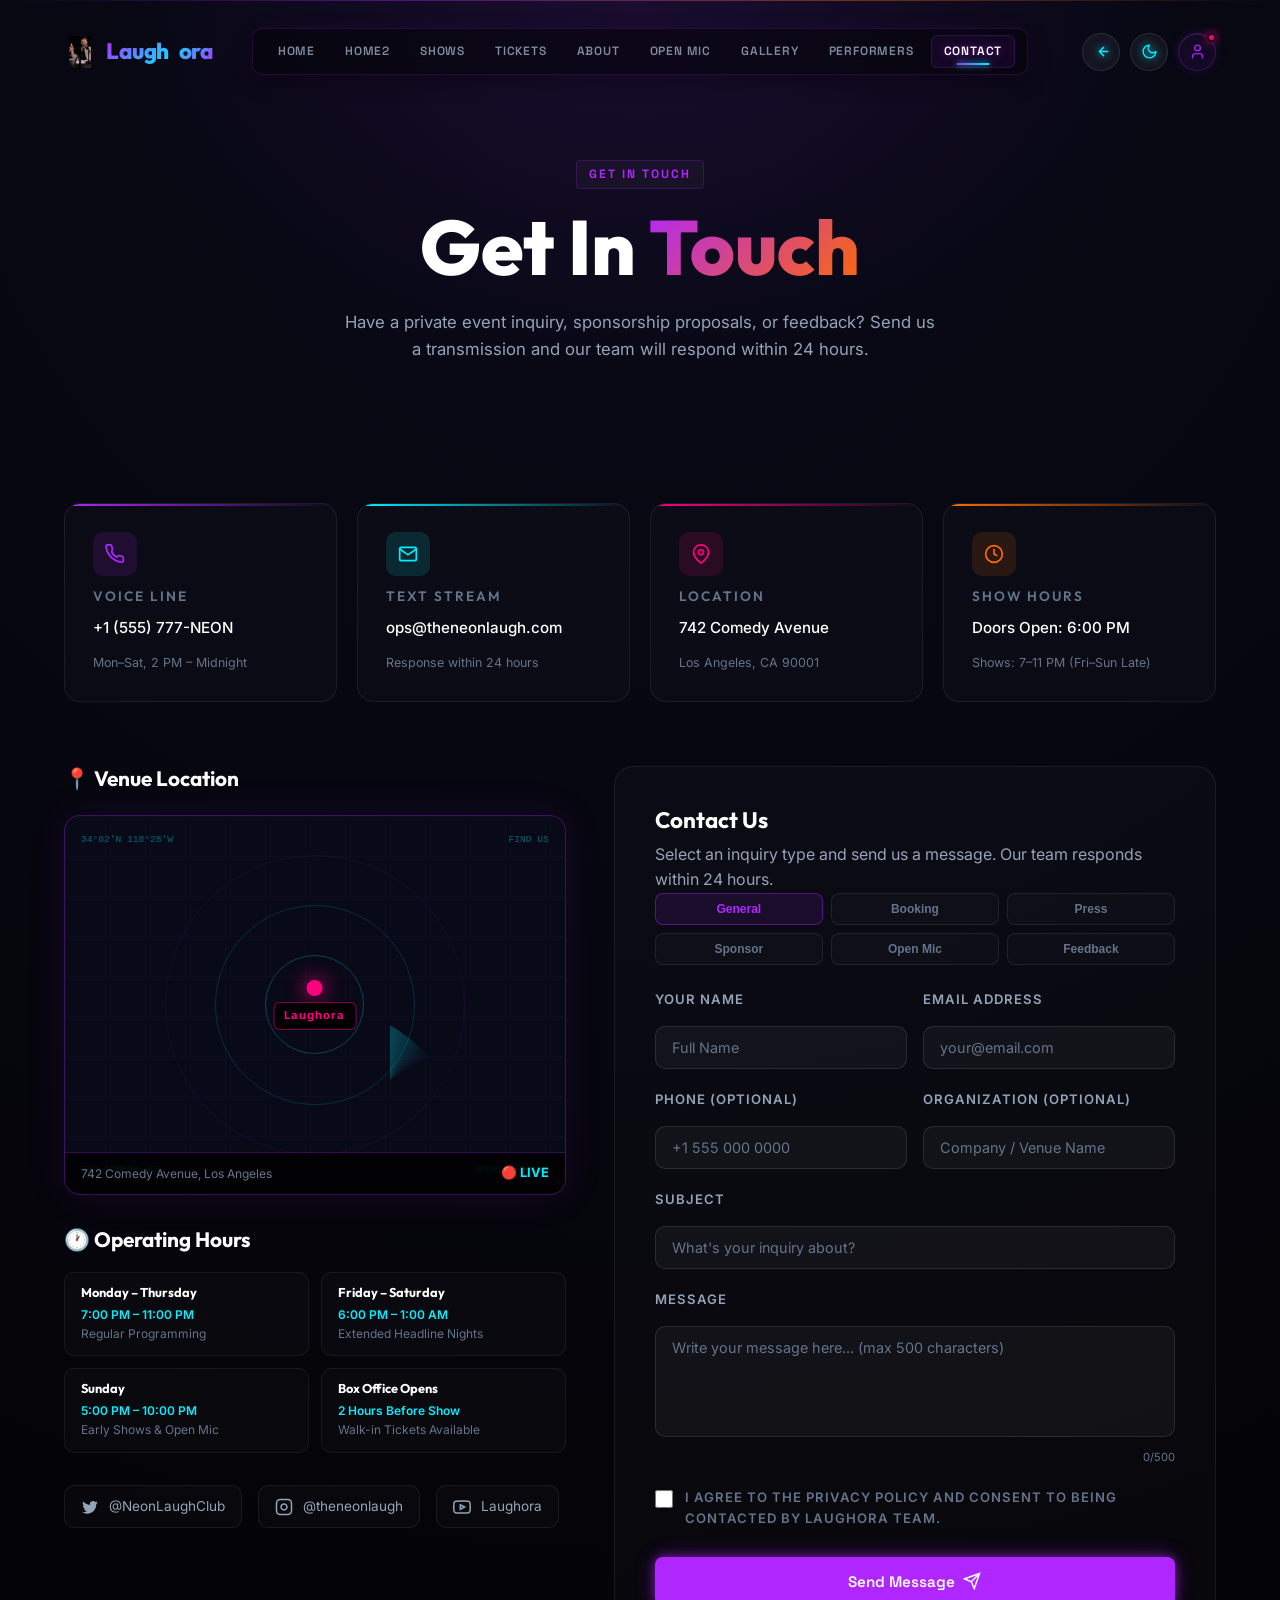
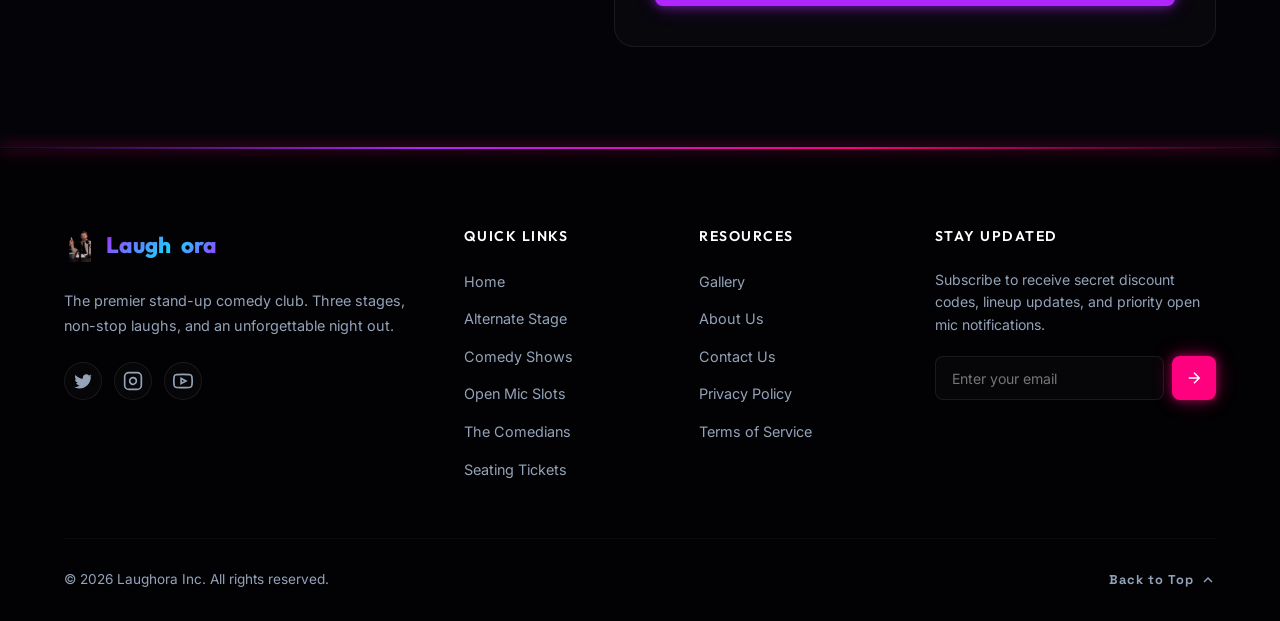
<file: contact.html>
<!DOCTYPE html>
<html lang="en">

<head>
    <meta charset="UTF-8">
    <meta name="viewport" content="width=device-width, initial-scale=1.0">
    <title>Laughora | Contact & Location</title>
    <meta name="description" content="Get in touch with Laughora. Find our location, contact details, and send us a transmission for bookings, press inquiries, and feedback.">
    <link rel="icon" type="image/png" href="assets/favicon.png">
    <link rel="preconnect" href="https://fonts.googleapis.com">
    <link rel="preconnect" href="https://fonts.gstatic.com" crossorigin>
    <link href="https://fonts.googleapis.com/css2?family=Inter:wght@300;400;500;600;700&family=Outfit:wght@400;500;600;700;800&family=Space+Grotesk:wght@400;500;600;700&display=swap" rel="stylesheet">
    <link rel="stylesheet" href="styles.css">
    <!-- Inline blocking theme loader -->
    <script>
        (function () {
            const theme = localStorage.getItem('theme') || 'dark';
            if (theme === 'light') {
                document.documentElement.classList.add('light-theme');
            }
        })();
    </script>
    <style>
        .page-hero {
            padding: 160px 24px 80px;
            text-align: center;
            position: relative;
            background: radial-gradient(ellipse at 50% 0%, rgba(176,38,255,0.1) 0%, transparent 60%);
        }
        .page-hero::before {
            content: '';
            position: absolute;
            top: 0; left: 0; right: 0;
            height: 1px;
            background: linear-gradient(90deg, transparent, var(--color-purple), var(--color-orange), transparent);
            opacity: 0.4;
        }
        .page-hero-title { font-size: clamp(2.5rem, 6vw, 5rem); font-weight: 800; color: var(--color-text-white); margin-bottom: 1rem; }
        .page-hero-title span { background: linear-gradient(135deg, var(--color-purple), var(--color-orange)); -webkit-background-clip: text; -webkit-text-fill-color: transparent; background-clip: text; }
        .page-hero p { max-width: 600px; margin: 0 auto; font-size: 1.05rem; color: var(--color-text-slate); }

        .contact-page { padding: 60px 0 100px; }

        /* Quick info cards */
        .contact-info-cards {
            display: grid;
            grid-template-columns: repeat(auto-fill, minmax(220px, 1fr));
            gap: 1.25rem;
            margin-bottom: 4rem;
        }

        .cic-card {
            background: rgba(255,255,255,0.02);
            border: 1px solid rgba(255,255,255,0.07);
            border-radius: 16px;
            padding: 1.75rem;
            display: flex;
            flex-direction: column;
            gap: 0.75rem;
            transition: var(--transition-smooth);
            position: relative;
            overflow: hidden;
        }

        .cic-card:hover {
            transform: translateY(-4px);
        }

        .cic-card::before {
            content: '';
            position: absolute;
            top: 0; left: 0; right: 0;
            height: 2px;
        }

        .cic-card.cic-purple::before { background: linear-gradient(90deg, var(--color-purple), transparent); }
        .cic-card.cic-cyan::before { background: linear-gradient(90deg, var(--color-cyan), transparent); }
        .cic-card.cic-pink::before { background: linear-gradient(90deg, var(--color-pink), transparent); }
        .cic-card.cic-orange::before { background: linear-gradient(90deg, var(--color-orange), transparent); }

        .cic-card:hover.cic-purple { border-color: rgba(176,38,255,0.3); box-shadow: 0 0 20px rgba(176,38,255,0.1); }
        .cic-card:hover.cic-cyan { border-color: rgba(0,240,255,0.3); box-shadow: 0 0 20px rgba(0,240,255,0.1); }
        .cic-card:hover.cic-pink { border-color: rgba(255,0,127,0.3); box-shadow: 0 0 20px rgba(255,0,127,0.1); }
        .cic-card:hover.cic-orange { border-color: rgba(255,107,0,0.3); box-shadow: 0 0 20px rgba(255,107,0,0.1); }

        .cic-icon {
            width: 44px;
            height: 44px;
            border-radius: 10px;
            display: flex;
            align-items: center;
            justify-content: center;
        }

        .cic-icon.cic-icon-purple { background: rgba(176,38,255,0.12); }
        .cic-icon.cic-icon-cyan { background: rgba(0,240,255,0.12); }
        .cic-icon.cic-icon-pink { background: rgba(255,0,127,0.12); }
        .cic-icon.cic-icon-orange { background: rgba(255,107,0,0.12); }

        .cic-card h4 { font-size: 0.85rem; color: var(--color-text-muted); text-transform: uppercase; letter-spacing: 2px; font-weight: 600; }
        .cic-card p { font-size: 0.95rem; color: var(--color-text-white); font-weight: 500; }
        .cic-card span { font-size: 0.78rem; color: var(--color-text-muted); }

        /* Main contact layout */
        .contact-main-layout {
            display: grid;
            grid-template-columns: 1fr 1.2fr;
            gap: 3rem;
            align-items: start;
        }

        /* Dark Map Section */
        .map-section h3 { font-size: 1.3rem; color: var(--color-text-white); margin-bottom: 1.5rem; }
        html.light-theme .map-section h3 { color: #0f172a; }

        .dark-map-frame {
            width: 100%;
            height: 380px;
            border-radius: 16px;
            overflow: hidden;
            position: relative;
            background: #090a18;
            border: 1px solid rgba(176,38,255,0.3);
            box-shadow: 0 0 40px rgba(176,38,255,0.1);
            margin-bottom: 2rem;
            transition: background var(--transition-smooth), border-color var(--transition-smooth);
        }

        html.light-theme .dark-map-frame {
            background: #e8eaf6;
            border-color: rgba(139, 92, 246, 0.2);
            box-shadow: 0 0 30px rgba(139, 92, 246, 0.06);
        }

        .dark-map-frame::before {
            content: '';
            position: absolute;
            inset: -2px;
            border-radius: 18px;
            background: linear-gradient(135deg, rgba(176,38,255,0.4), rgba(0,240,255,0.2), rgba(255,0,127,0.3));
            z-index: -1;
        }

        .dark-map-grid {
            position: absolute;
            inset: 0;
            overflow: hidden;
        }

        /* Animated grid lines */
        .dark-map-grid::before {
            content: '';
            position: absolute;
            inset: 0;
            background-image:
                linear-gradient(rgba(176,38,255,0.05) 1px, transparent 1px),
                linear-gradient(90deg, rgba(176,38,255,0.05) 1px, transparent 1px);
            background-size: 40px 40px;
        }

        /* Radar sweep */
        .map-radar {
            position: absolute;
            top: 50%;
            left: 50%;
            width: 200px;
            height: 200px;
            transform: translate(-50%, -50%);
            border-radius: 50%;
            border: 1px solid rgba(0,240,255,0.15);
        }

        .map-radar::before {
            content: '';
            position: absolute;
            inset: 25%;
            border-radius: 50%;
            border: 1px solid rgba(0,240,255,0.25);
        }

        .map-radar::after {
            content: '';
            position: absolute;
            inset: 50%;
            border-radius: 50%;
            border: 1px solid rgba(176,38,255,0.4);
            box-shadow: 0 0 10px rgba(176,38,255,0.4);
        }

        .map-radar-outer {
            position: absolute;
            top: 50%;
            left: 50%;
            width: 300px;
            height: 300px;
            transform: translate(-50%, -50%);
            border-radius: 50%;
            border: 1px solid rgba(176,38,255,0.08);
        }

        /* Sweep beam */
        .map-sweep {
            position: absolute;
            top: 50%;
            left: 50%;
            width: 150px;
            height: 150px;
            transform-origin: 0 0;
            animation: radar-sweep 4s linear infinite;
        }

        .map-sweep::before {
            content: '';
            position: absolute;
            top: 0;
            left: 0;
            width: 100%;
            height: 100%;
            background: conic-gradient(rgba(0,240,255,0.25) 0deg, transparent 60deg, transparent 360deg);
            border-radius: 0 100% 0 0;
        }

        @keyframes radar-sweep {
            from { transform: rotate(0deg); }
            to { transform: rotate(360deg); }
        }

        /* Location pin */
        .map-pin {
            position: absolute;
            top: 50%;
            left: 50%;
            transform: translate(-50%, -50%);
            display: flex;
            flex-direction: column;
            align-items: center;
            gap: 6px;
        }

        .map-pin-dot {
            width: 16px;
            height: 16px;
            border-radius: 50%;
            background: var(--color-pink);
            box-shadow: 0 0 20px var(--color-pink), 0 0 40px rgba(255,0,127,0.3);
            animation: pin-pulse 2s ease-in-out infinite;
        }

        @keyframes pin-pulse {
            0%, 100% { transform: scale(1); box-shadow: 0 0 20px var(--color-pink); }
            50% { transform: scale(1.3); box-shadow: 0 0 40px var(--color-pink), 0 0 60px rgba(255,0,127,0.4); }
        }

        .map-pin-label {
            background: rgba(0,0,0,0.8);
            border: 1px solid rgba(255,0,127,0.5);
            border-radius: 6px;
            padding: 4px 10px;
            font-size: 0.7rem;
            color: var(--color-pink);
            font-weight: 700;
            letter-spacing: 1px;
            white-space: nowrap;
        }

        /* Coordinate markers */
        .map-coord {
            position: absolute;
            font-size: 0.6rem;
            color: rgba(0,240,255,0.4);
            font-family: monospace;
        }

        .map-coord.coord-tl { top: 1rem; left: 1rem; }
        .map-coord.coord-tr { top: 1rem; right: 1rem; }
        .map-coord.coord-bl { bottom: 1rem; left: 1rem; }
        .map-coord.coord-br { bottom: 1rem; right: 1rem; }

        /* Map overlay label */
        .map-label-bar {
            position: absolute;
            bottom: 0;
            left: 0;
            right: 0;
            background: rgba(0,0,0,0.8);
            border-top: 1px solid rgba(176,38,255,0.3);
            padding: 10px 16px;
            display: flex;
            justify-content: space-between;
            align-items: center;
        }

        .map-label-bar span { font-size: 0.75rem; color: var(--color-text-muted); }
        .map-label-bar strong { font-size: 0.8rem; color: var(--color-cyan); }

        /* Hours grid */
        .hours-grid {
            display: grid;
            grid-template-columns: 1fr 1fr;
            gap: 0.75rem;
        }

        .hours-card {
            background: rgba(255,255,255,0.02);
            border: 1px solid rgba(255,255,255,0.06);
            border-radius: 10px;
            padding: 0.75rem 1rem;
        }

        .hours-card h5 { font-size: 0.8rem; color: var(--color-text-white); margin-bottom: 0.3rem; }
        .hours-card p { font-size: 0.75rem; color: var(--color-text-muted); }
        .hours-card .hours-time { color: var(--color-cyan); font-weight: 600; }

        /* Contact Form */
        .contact-form-section {
            background: rgba(255,255,255,0.02);
            border: 1px solid rgba(255,255,255,0.07);
            border-radius: 20px;
            padding: 2.5rem;
        }

        .contact-form-section h3 { font-size: 1.4rem; color: var(--color-text-white); margin-bottom: 0.5rem; }
        .contact-form-section > p { font-size: 0.875rem; color: var(--color-text-muted); margin-bottom: 2rem; }

        /* Inquiry type selector */
        .inquiry-types {
            display: grid;
            grid-template-columns: repeat(3, 1fr);
            gap: 0.5rem;
            margin-bottom: 1.5rem;
        }

        .inquiry-btn {
            padding: 8px 12px;
            border: 1px solid rgba(255,255,255,0.08);
            background: rgba(255,255,255,0.02);
            border-radius: 8px;
            color: var(--color-text-muted);
            font-size: 0.75rem;
            font-weight: 600;
            cursor: pointer;
            transition: var(--transition-fast);
            text-align: center;
        }

        .inquiry-btn.active,
        .inquiry-btn:hover {
            background: rgba(176,38,255,0.1);
            border-color: rgba(176,38,255,0.4);
            color: var(--color-purple);
        }

        .form-grid-2 {
            display: grid;
            grid-template-columns: 1fr 1fr;
            gap: 1rem;
        }

        /* Character counter */
        .char-counter {
            text-align: right;
            font-size: 0.7rem;
            color: var(--color-text-muted);
            margin-top: 4px;
        }

        /* Success state */
        .contact-success {
            display: none;
            text-align: center;
            padding: 2.5rem 1.5rem;
        }

        .contact-success.show { display: block; }

        .cs-icon {
            width: 72px;
            height: 72px;
            border-radius: 50%;
            background: rgba(176,38,255,0.1);
            border: 2px solid rgba(176,38,255,0.4);
            display: flex;
            align-items: center;
            justify-content: center;
            margin: 0 auto 1.25rem;
        }

        /* Social media links */
        .social-links-row {
            display: flex;
            gap: 1rem;
            flex-wrap: wrap;
            margin-top: 2rem;
        }

        .social-link-card {
            display: flex;
            align-items: center;
            gap: 10px;
            padding: 10px 16px;
            background: rgba(255,255,255,0.02);
            border: 1px solid rgba(255,255,255,0.07);
            border-radius: 10px;
            transition: var(--transition-fast);
            font-size: 0.85rem;
            color: var(--color-text-slate);
        }

        .social-link-card:hover {
            border-color: rgba(176,38,255,0.4);
            color: var(--color-purple);
            transform: translateY(-2px);
        }

        @media (max-width: 900px) {
            .contact-main-layout { grid-template-columns: 1fr; }
        }

        @media (max-width: 600px) {
            .contact-info-cards { grid-template-columns: 1fr 1fr; }
            .form-grid-2 { grid-template-columns: 1fr; }
            .inquiry-types { grid-template-columns: repeat(2, 1fr); }
            .hours-grid { grid-template-columns: 1fr; }
        }

        @media (max-width: 400px) {
            .contact-info-cards { grid-template-columns: 1fr; }
            .map-label-bar { padding: 8px 10px; flex-direction: column; align-items: flex-start; gap: 4px; }
            .map-label-bar span { white-space: normal; word-break: break-word; }
            .page-hero-title { font-size: 2.2rem; }
            .contact-form-section { padding: 1.5rem 1rem; }
            .social-links-row { gap: 0.5rem; }
            .social-link-card { padding: 10px 12px; font-size: 0.85rem; }
        }

        @media (max-width: 360px) {
            #contactSuccessState h2 { font-size: 1.6rem !important; }
            #contactSuccessState p { font-size: 0.9rem !important; }
        }

        /* ── Light Theme Overrides ── */
        html.light-theme .cic-card {
            background: #ffffff;
            border: 1px solid rgba(15,23,42,0.08);
            box-shadow: 0 4px 16px rgba(0,0,0,0.03);
        }
        html.light-theme .cic-card h4 {
            color: #64748b;
        }
        html.light-theme .cic-card p {
            color: #0f172a;
        }
        html.light-theme .cic-card span {
            color: #64748b;
        }
        html.light-theme .cic-card:hover.cic-purple { border-color: rgba(176,38,255,0.25); box-shadow: 0 8px 24px rgba(176,38,255,0.07); }
        html.light-theme .cic-card:hover.cic-cyan   { border-color: rgba(0,240,255,0.25);   box-shadow: 0 8px 24px rgba(0,240,255,0.07); }
        html.light-theme .cic-card:hover.cic-pink   { border-color: rgba(255,0,127,0.25);   box-shadow: 0 8px 24px rgba(255,0,127,0.07); }
        html.light-theme .cic-card:hover.cic-orange { border-color: rgba(255,107,0,0.25);   box-shadow: 0 8px 24px rgba(255,107,0,0.07); }
        html.light-theme .contact-form-section {
            background: #ffffff;
            border: 1px solid rgba(15,23,42,0.08);
            box-shadow: 0 10px 30px rgba(0,0,0,0.03);
        }
        html.light-theme .contact-form-section h3 {
            color: #0f172a;
        }
        html.light-theme .contact-form-section > p {
            color: #64748b;
        }
        html.light-theme .inquiry-btn {
            background: #f8fafc;
            border: 1px solid rgba(15,23,42,0.10);
            color: #475569;
        }
        html.light-theme .inquiry-btn.active,
        html.light-theme .inquiry-btn:hover {
            background: rgba(176,38,255,0.06);
            border-color: rgba(176,38,255,0.35);
            color: #8b5cf6;
        }
        html.light-theme .hours-card {
            background: #f8fafc;
            border: 1px solid rgba(15,23,42,0.07);
        }
        html.light-theme .hours-card h5 {
            color: #0f172a;
        }
        html.light-theme .hours-card p {
            color: #64748b;
        }
        html.light-theme .map-pin-label {
            background: rgba(255,255,255,0.92);
            border: 1px solid rgba(255,0,127,0.4);
            color: #be185d;
        }
        html.light-theme .map-label-bar {
            background: rgba(255,255,255,0.92);
            border-top: 1px solid rgba(176,38,255,0.2);
        }
        html.light-theme .map-label-bar span {
            color: #64748b;
        }
        html.light-theme .map-label-bar strong {
            color: #0891b2;
        }
        html.light-theme .social-link-card {
            background: #ffffff;
            border: 1px solid rgba(15,23,42,0.08);
            color: #475569;
        }
        html.light-theme .social-link-card:hover {
            border-color: rgba(176,38,255,0.3);
            color: #8b5cf6;
            background: rgba(176,38,255,0.04);
        }
    </style>
</head>

<body>
    <!-- Navbar -->
    <header class="navbar" id="navbar">
        <div class="nav-container">
            <a href="index.html" class="nav-logo">
                <img src="assets/logo.png" alt="Laughora Logo" class="brand-logo-img">
                <span class="logo-neon">Laugh</span><span class="logo-accent">ora</span></a>
            <button class="nav-toggle" id="navToggle" aria-label="Toggle navigation menu"><span class="bar"></span><span class="bar"></span><span class="bar"></span></button>
            <nav class="nav-menu" id="navMenu">
                <a href="index.html" class="nav-link">Home</a>
                <a href="home2.html" class="nav-link">Home2</a>
                <a href="shows.html" class="nav-link">Shows</a>
                <a href="tickets.html" class="nav-link">Tickets</a>
                <a href="about.html" class="nav-link">About</a>
                <a href="openmic.html" class="nav-link">Open Mic</a>
                <a href="gallery.html" class="nav-link">Gallery</a>
                <a href="performers.html" class="nav-link">Performers</a>
                <a href="contact.html" class="nav-link active">Contact</a>
            </nav>

            <!-- Navbar Actions (Theme Toggle & Account) -->
            <div class="nav-actions">
                <button id="rtlToggle" class="rtl-toggle-btn" aria-label="Toggle RTL/LTR">
                    <svg class="ltr-icon" xmlns="http://www.w3.org/2000/svg" viewBox="0 0 24 24" width="18" height="18" fill="none" stroke="currentColor" stroke-width="2" stroke-linecap="round" stroke-linejoin="round"><path d="M21 12H9M15 6l-6 6 6 6"/></svg>
                    <svg class="rtl-icon" xmlns="http://www.w3.org/2000/svg" viewBox="0 0 24 24" width="18" height="18" fill="none" stroke="currentColor" stroke-width="2" stroke-linecap="round" stroke-linejoin="round"><path d="M3 12h12M9 18l6-6-6-6"/></svg>
                </button>
                <button id="themeToggle" class="theme-toggle-btn" aria-label="Toggle theme">
                    <svg class="sun-icon" xmlns="http://www.w3.org/2000/svg" viewBox="0 0 24 24" fill="none" stroke="currentColor" stroke-width="2" stroke-linecap="round" stroke-linejoin="round">
                        <circle cx="12" cy="12" r="4"></circle><path d="M12 2v2"></path><path d="M12 20v2"></path>
                        <path d="m4.93 4.93 1.41 1.41"></path><path d="m17.66 17.66 1.41 1.41"></path>
                        <path d="M2 12h2"></path><path d="M20 12h2"></path>
                        <path d="m6.34 17.66-1.41 1.41"></path><path d="m19.07 4.93-1.41 1.41"></path>
                    </svg>
                    <svg class="moon-icon" xmlns="http://www.w3.org/2000/svg" viewBox="0 0 24 24" fill="none" stroke="currentColor" stroke-width="2" stroke-linecap="round" stroke-linejoin="round">
                        <path d="M12 3a6 6 0 0 0 9 9 9 9 0 1 1-9-9Z"></path>
                    </svg>
                </button>
                <div class="user-dropdown">
                    <button id="userDropdownBtn" class="user-dropdown-btn" aria-label="User Account">
                        <svg class="user-icon" xmlns="http://www.w3.org/2000/svg" viewBox="0 0 24 24" fill="none" stroke="currentColor" stroke-width="2" stroke-linecap="round" stroke-linejoin="round">
                            <path d="M19 21v-2a4 4 0 0 0-4-4H9a4 4 0 0 0-4 4v2"></path>
                            <circle cx="12" cy="7" r="4"></circle>
                        </svg>
                        <span class="user-badge-dot"></span>
                    </button>
                    <div class="user-dropdown-content">
                        <div class="dropdown-header">
                             <p class="user-name" id="navUserName">Comedy Fan</p>
                            <p class="user-role" id="navUserRole">Spectator</p>
                        </div>
                        <a href="login.html" class="dropdown-item login-link">
                            <span class="di-icon">
                                <svg width="15" height="15" viewBox="0 0 24 24" fill="none" stroke="currentColor" stroke-width="2"><path d="M15 3h4a2 2 0 0 1 2 2v14a2 2 0 0 1-2 2h-4M10 17l5-5-5-5M15 12H3"/></svg>
                            </span>
                            <span>Sign In / Sign Up</span>
                        </a>
                        <div class="dropdown-divider"></div>
                        <div class="dropdown-divider"></div>
                        <a href="user-dashboard.html" class="dropdown-item user-dash-link">
                            <span class="di-icon">
                                <svg width="15" height="15" viewBox="0 0 24 24" fill="none" stroke="currentColor" stroke-width="2"><path d="M20 21v-2a4 4 0 0 0-4-4H8a4 4 0 0 0-4 4v2"/><circle cx="12" cy="7" r="4"/></svg>
                            </span>
                            <span>User Dashboard</span>
                        </a>
                        <a href="admin-dashboard.html" class="dropdown-item admin-dash-link">
                            <span class="di-icon">
                                <svg width="15" height="15" viewBox="0 0 24 24" fill="none" stroke="currentColor" stroke-width="2"><path d="M12 2L2 7l10 5 10-5-10-5zM2 17l10 5 10-5M2 12l10 5 10-5"/></svg>
                            </span>
                            <span>Admin Dashboard</span>
                        </a>
                        <button class="dropdown-item signout-btn logged-in-only" id="signoutBtn">
                            <span class="di-icon">
                                <svg width="15" height="15" viewBox="0 0 24 24" fill="none" stroke="currentColor" stroke-width="2"><path d="M9 21H5a2 2 0 0 1-2-2V5a2 2 0 0 1 2-2h4M16 17l5-5-5-5M21 12H9"/></svg>
                            </span>
                            <span>Sign Out</span>
                        </button>
                    </div>
                </div>
            </div>
        </div>
    </header>

    <!-- Page Hero -->
    <div class="page-hero">
        <span class="section-tag tag-purple">GET IN TOUCH</span>
        <h1 class="page-hero-title">Get In <span>Touch</span></h1>
        <p>Have a private event inquiry, sponsorship proposals, or feedback? Send us a transmission and our team will respond within 24 hours.</p>
    </div>

    <!-- Contact Content -->
    <section class="contact-page">
        <div class="container">

            <!-- Quick Info Cards -->
            <div class="contact-info-cards">
                <div class="cic-card cic-purple">
                    <div class="cic-icon cic-icon-purple">
                        <svg width="20" height="20" viewBox="0 0 24 24" fill="none" stroke="#b026ff" stroke-width="2"><path d="M22 16.92v3a2 2 0 0 1-2.18 2 19.79 19.79 0 0 1-8.63-3.07A19.5 19.5 0 0 1 4.26 12 19.79 19.79 0 0 1 1.19 3.4 2 2 0 0 1 3.17 1h3a2 2 0 0 1 2 1.72c.127.96.36 1.903.7 2.81a2 2 0 0 1-.45 2.11L8.09 9.91a16 16 0 0 0 6 6l1.27-1.27a2 2 0 0 1 2.11-.45c.907.34 1.85.573 2.81.7A2 2 0 0 1 22 16.92z"/></svg>
                    </div>
                    <h4>Voice Line</h4>
                    <p>+1 (555) 777-NEON</p>
                    <span>Mon–Sat, 2 PM – Midnight</span>
                </div>
                <div class="cic-card cic-cyan">
                    <div class="cic-icon cic-icon-cyan">
                        <svg width="20" height="20" viewBox="0 0 24 24" fill="none" stroke="#00f0ff" stroke-width="2"><path d="M4 4h16c1.1 0 2 .9 2 2v12c0 1.1-.9 2-2 2H4c-1.1 0-2-.9-2-2V6c0-1.1.9-2 2-2z"/><polyline points="22,6 12,13 2,6"/></svg>
                    </div>
                    <h4>Text Stream</h4>
                    <p>ops@theneonlaugh.com</p>
                    <span>Response within 24 hours</span>
                </div>
                <div class="cic-card cic-pink">
                    <div class="cic-icon cic-icon-pink">
                        <svg width="20" height="20" viewBox="0 0 24 24" fill="none" stroke="#ff007f" stroke-width="2"><path d="M21 10c0 7-9 13-9 13s-9-6-9-13a9 9 0 0 1 18 0z"/><circle cx="12" cy="10" r="3"/></svg>
                    </div>
                    <h4>Location</h4>
                    <p>742 Comedy Avenue</p>
                    <span>Los Angeles, CA 90001</span>
                </div>
                <div class="cic-card cic-orange">
                    <div class="cic-icon cic-icon-orange">
                        <svg width="20" height="20" viewBox="0 0 24 24" fill="none" stroke="#ff6b00" stroke-width="2"><circle cx="12" cy="12" r="10"/><polyline points="12 6 12 12 16 14"/></svg>
                    </div>
                    <h4>Show Hours</h4>
                    <p>Doors Open: 6:00 PM</p>
                    <span>Shows: 7–11 PM (Fri–Sun Late)</span>
                </div>
            </div>

            <!-- Main Layout -->
            <div class="contact-main-layout">

                <!-- Left: Map + Hours -->
                <div class="map-section">
                    <h3>📍 Venue Location</h3>

                    <!-- Dark Map Frame -->
                    <div class="dark-map-frame">
                        <div class="dark-map-grid"></div>
                        <div class="map-radar-outer"></div>
                        <div class="map-radar"></div>
                        <div class="map-sweep"></div>
                        <div class="map-pin">
                            <div class="map-pin-dot"></div>
                            <div class="map-pin-label">Laughora</div>
                        </div>

                        <div class="map-coord coord-tl">34°02'N 118°28'W</div>
                        <div class="map-coord coord-tr">FIND US</div>
                        <div class="map-coord coord-bl">742 COMEDY AVE</div>
                        <div class="map-coord coord-br">OPENING HOURS</div>

                        <div class="map-label-bar">
                            <span>742 Comedy Avenue, Los Angeles</span>
                            <strong>🔴 LIVE</strong>
                        </div>
                    </div>

                    <!-- Venue Hours -->
                    <h3 style="margin-bottom:1.25rem;">🕐 Operating Hours</h3>
                    <div class="hours-grid">
                        <div class="hours-card">
                            <h5>Monday – Thursday</h5>
                            <p class="hours-time">7:00 PM – 11:00 PM</p>
                            <p>Regular Programming</p>
                        </div>
                        <div class="hours-card">
                            <h5>Friday – Saturday</h5>
                            <p class="hours-time">6:00 PM – 1:00 AM</p>
                            <p>Extended Headline Nights</p>
                        </div>
                        <div class="hours-card">
                            <h5>Sunday</h5>
                            <p class="hours-time">5:00 PM – 10:00 PM</p>
                            <p>Early Shows &amp; Open Mic</p>
                        </div>
                        <div class="hours-card">
                            <h5>Box Office Opens</h5>
                            <p class="hours-time">2 Hours Before Show</p>
                            <p>Walk-in Tickets Available</p>
                        </div>
                    </div>

                    <!-- Social Links -->
                    <div class="social-links-row">
                        <a href="#" class="social-link-card">
                            <svg width="18" height="18" fill="currentColor" viewBox="0 0 24 24"><path d="M22.46 6c-.77.35-1.6.58-2.46.69.88-.53 1.56-1.37 1.88-2.38-.83.5-1.75.85-2.72 1.05C18.37 4.5 17.26 4 16 4c-2.35 0-4.27 1.92-4.27 4.29 0 .34.04.67.11.98C8.28 9.09 5.11 7.38 3 4.79c-.37.63-.58 1.37-.58 2.15 0 1.49.75 2.81 1.91 3.56-.71 0-1.37-.2-1.95-.53v.05c0 2.08 1.48 3.82 3.44 4.21a4.22 4.22 0 01-1.93.07 4.28 4.28 0 004 2.98 8.521 8.521 0 01-5.33 1.84c-.34 0-.68-.02-1.02-.06C3.44 20.29 5.7 21 8.12 21 16 21 20.33 14.46 20.33 8.79c0-.19 0-.37-.01-.56.86-.63 1.6-1.43 2.18-2.34z"/></svg>
                            @NeonLaughClub
                        </a>
                        <a href="#" class="social-link-card">
                            <svg width="18" height="18" fill="none" stroke="currentColor" stroke-width="2" viewBox="0 0 24 24"><rect x="2" y="2" width="20" height="20" rx="5"/><path d="M16 11.37A4 4 0 1112.63 8 4 4 0 0116 11.37z"/><line x1="17.5" y1="6.5" x2="17.51" y2="6.5"/></svg>
                            @theneonlaugh
                        </a>
                        <a href="#" class="social-link-card">
                            <svg width="18" height="18" fill="none" stroke="currentColor" stroke-width="2" viewBox="0 0 24 24"><path d="M22.54 6.42a2.78 2.78 0 0 0-1.95-1.96C18.88 4 12 4 12 4s-6.88 0-8.59.46a2.78 2.78 0 0 0-1.95 1.96A29 29 0 0 0 1 12a29 29 0 0 0 .46 5.58 2.78 2.78 0 0 0 1.95 1.96C5.12 20 12 20 12 20s6.88 0 8.59-.46a2.78 2.78 0 0 0 1.95-1.96A29 29 0 0 0 23 12a29 29 0 0 0-.46-5.58z"/><polygon points="9.75 15.02 15.5 12 9.75 8.98 9.75 15.02"/></svg>
                            Laughora
                        </a>
                    </div>
                </div>

                <!-- Right: Contact Form -->
                <div class="contact-form-section">
                    <div id="contactFormWrap">
                        <h3>Contact Us</h3>
                        <p>Select an inquiry type and send us a message. Our team responds within 24 hours.</p>

                        <div class="inquiry-types">
                            <button class="inquiry-btn active" data-inquiry="General">General</button>
                            <button class="inquiry-btn" data-inquiry="Booking">Booking</button>
                            <button class="inquiry-btn" data-inquiry="Press">Press</button>
                            <button class="inquiry-btn" data-inquiry="Sponsorship">Sponsor</button>
                            <button class="inquiry-btn" data-inquiry="Open Mic">Open Mic</button>
                            <button class="inquiry-btn" data-inquiry="Feedback">Feedback</button>
                        </div>

                        <form id="contactFormPage">
                            <input type="hidden" id="inquiryTypeField" value="General">
                            <div class="form-grid-2">
                                <div class="form-group">
                                    <label for="contactNameP">Your Name</label>
                                    <input type="text" id="contactNameP" placeholder="Full Name" required>
                                </div>
                                <div class="form-group">
                                    <label for="contactEmailP">Email Address</label>
                                    <input type="email" id="contactEmailP" placeholder="your@email.com" required>
                                </div>
                            </div>
                            <div class="form-grid-2">
                                <div class="form-group">
                                    <label for="contactPhoneP">Phone (Optional)</label>
                                    <input type="tel" id="contactPhoneP" placeholder="+1 555 000 0000">
                                </div>
                                <div class="form-group">
                                    <label for="contactOrgP">Organization (Optional)</label>
                                    <input type="text" id="contactOrgP" placeholder="Company / Venue Name">
                                </div>
                            </div>
                            <div class="form-group">
                                <label for="contactSubjectP">Subject</label>
                                <input type="text" id="contactSubjectP" placeholder="What's your inquiry about?" required>
                            </div>
                            <div class="form-group">
                                <label for="contactMsgP">Message</label>
                                <textarea id="contactMsgP" rows="5" placeholder="Write your message here... (max 500 characters)" maxlength="500" required></textarea>
                                <div class="char-counter"><span id="charCount">0</span>/500</div>
                            </div>
                            <div class="form-group" style="flex-direction:row;align-items:flex-start;gap:0.75rem;">
                                <input type="checkbox" id="agreePrivacyContact" style="width:18px;height:18px;margin-top:3px;accent-color:var(--color-purple);flex-shrink:0;" required>
                                <label for="agreePrivacyContact" style="font-size:0.82rem;color:var(--color-text-muted);cursor:pointer;">I agree to the privacy policy and consent to being contacted by Laughora team.</label>
                            </div>
                            <button type="submit" class="btn btn-purple btn-block">
                                <span>Send Message</span>
                                <svg width="18" height="18" viewBox="0 0 24 24" fill="none" stroke="currentColor" stroke-width="2"><line x1="22" y1="2" x2="11" y2="13"/><polygon points="22 2 15 22 11 13 2 9 22 2"/></svg>
                            </button>
                        </form>
                    </div>

                    <!-- Success State -->
                    <div class="contact-success" id="contactSuccessPage">
                        <div class="cs-icon">
                            <svg width="36" height="36" viewBox="0 0 24 24" fill="none" stroke="#b026ff" stroke-width="2"><path d="M22 11.08V12a10 10 0 1 1-5.93-9.14"/><path d="M22 4L12 14.01l-3-3"/></svg>
                        </div>
                        <h2 style="color:var(--color-text-white);font-size:1.5rem;margin-bottom:0.75rem;">Message Sent!</h2>
                        <p style="color:var(--color-text-muted);margin-bottom:1.5rem;">Your message has been received. We will reply via email within 24 hours.</p>
                        <div style="background:rgba(176,38,255,0.06);border:1px solid rgba(176,38,255,0.2);border-radius:12px;padding:1.25rem;margin-bottom:1.5rem;font-size:0.85rem;text-align:left;">
                            <p style="color:var(--color-purple);font-weight:600;margin-bottom:0.5rem;">Your Message Details:</p>
                            <p style="color:var(--color-text-muted);" id="contactConfirmDetails">Inquiry submitted successfully.</p>
                        </div>
                        <button class="btn btn-outline-purple btn-block" id="contactResetBtn">Send New Message</button>
                    </div>
                </div>

            </div>
        </div>
    </section>

    <!-- Footer -->
    <footer class="footer">
        <div class="footer-glow-line"></div>
        <div class="container">
            <div class="footer-grid">
                <!-- Brand Info -->
                <div class="footer-brand">
                    <a href="index.html" class="footer-logo">
                        <img src="assets/logo.png" alt="Laughora Logo" class="brand-logo-img">
                        <span class="logo-neon">Laugh</span><span class="logo-accent">ora</span>
                    </a>
                    <p>The premier stand-up comedy club. Three stages, non-stop laughs, and an unforgettable night out.</p>
                    <div class="footer-socials">
                        <a href="#" aria-label="Twitter"><svg width="20" height="20" fill="currentColor" viewBox="0 0 24 24">
                                <path d="M22.46 6c-.77.35-1.6.58-2.46.69.88-.53 1.56-1.37 1.88-2.38-.83.5-1.75.85-2.72 1.05C18.37 4.5 17.26 4 16 4c-2.35 0-4.27 1.92-4.27 4.29 0 .34.04.67.11.98C8.28 9.09 5.11 7.38 3 4.79c-.37.63-.58 1.37-.58 2.15 0 1.49.75 2.81 1.91 3.56-.71 0-1.37-.2-1.95-.53v.05c0 2.08 1.48 3.82 3.44 4.21-.36.1-.74.15-1.13.15-.27 0-.54-.03-.8-.08.54 1.7 2.11 2.93 3.97 2.97-1.46 1.14-3.3 1.82-5.31 1.82-.35 0-.69-.02-1.02-.06C2.82 20.31 5.09 21 7.5 21c9 0 13.92-7.46 13.92-13.92 0-.21 0-.42-.02-.63.95-.7 1.78-1.56 2.43-2.54z" />
                            </svg></a>
                        <a href="#" aria-label="Instagram"><svg width="20" height="20" fill="none" stroke="currentColor" stroke-width="2" viewBox="0 0 24 24">
                                <rect x="2" y="2" width="20" height="20" rx="5" ry="5"></rect>
                                <path d="M16 11.37A4 4 0 1112.63 8 4 4 0 0116 11.37z"></path>
                                <line x1="17.5" y1="6.5" x2="17.51" y2="6.5"></line>
                            </svg></a>
                        <a href="#" aria-label="YouTube"><svg width="20" height="20" fill="none" stroke="currentColor" stroke-width="2" viewBox="0 0 24 24">
                                <path d="M22.54 6.42a2.78 2.78 0 0 0-1.95-1.96C18.88 4 12 4 12 4s-6.88 0-8.59.46a2.78 2.78 0 0 0-1.95 1.96A29 29 0 0 0 1 12a29 29 0 0 0 .46 5.58 2.78 2.78 0 0 0 1.95 1.96C5.12 20 12 20 12 20s6.88 0 8.59-.46a2.78 2.78 0 0 0 1.95-1.96A29 29 0 0 0 23 12a29 29 0 0 0-.46-5.58z"></path>
                                <polygon points="9.75 15.02 15.5 12 9.75 8.98 9.75 15.02" />
                            </svg></a>
                    </div>
                </div>

                <!-- Fast Links -->
                <div class="footer-links">
                    <h4>Quick Links</h4>
                    <ul>
                        <li><a href="index.html">Home</a></li>
                        <li><a href="home2.html">Alternate Stage</a></li>
                        <li><a href="shows.html">Comedy Shows</a></li>
                        <li><a href="openmic.html">Open Mic Slots</a></li>
                        <li><a href="performers.html">The Comedians</a></li>
                        <li><a href="tickets.html">Seating Tickets</a></li>
                    </ul>
                </div>

                <!-- Quick Help -->
                <div class="footer-links">
                    <h4>Resources</h4>
                    <ul>
                        <li><a href="gallery.html">Gallery</a></li>
                        <li><a href="about.html">About Us</a></li>
                        <li><a href="contact.html">Contact Us</a></li>
                        <li><a href="#">Privacy Policy</a></li>
                        <li><a href="#">Terms of Service</a></li>
                    </ul>
                </div>

                <!-- Newsletter -->
                <div class="footer-newsletter">
                    <h4>Stay Updated</h4>
                    <p>Subscribe to receive secret discount codes, lineup updates, and priority open mic notifications.</p>
                    <form id="newsletterForm" class="newsletter-form">
                        <input type="email" id="newsletterEmail" placeholder="Enter your email" required>
                        <button type="submit" aria-label="Subscribe to newsletter">
                            <svg width="18" height="18" viewBox="0 0 24 24" fill="none" stroke="currentColor" stroke-width="2">
                                <path d="M5 12h14M12 5l7 7-7 7" />
                            </svg>
                        </button>
                    </form>
                    <p class="newsletter-feedback" id="newsletterFeedback"></p>
                </div>
            </div>

            <div class="footer-bottom">
                <p>&copy; 2026 Laughora Inc. All rights reserved.</p>
                <a href="#" class="back-to-top">
                    <span>Back to Top</span>
                    <svg width="16" height="16" viewBox="0 0 24 24" fill="none" stroke="currentColor" stroke-width="2">
                        <path d="M18 15l-6-6-6 6" />
                    </svg>
                </a>
            </div>
        </div>
    </footer>

    <script src="script.js"></script>
    <script>
        // Inquiry type selector
        const inquiryBtns = document.querySelectorAll('.inquiry-btn');
        const inquiryField = document.getElementById('inquiryTypeField');

        inquiryBtns.forEach(btn => {
            btn.addEventListener('click', () => {
                inquiryBtns.forEach(b => b.classList.remove('active'));
                btn.classList.add('active');
                inquiryField.value = btn.getAttribute('data-inquiry');
            });
        });

        // Character counter
        const contactMsg = document.getElementById('contactMsgP');
        const charCount = document.getElementById('charCount');

        if (contactMsg && charCount) {
            contactMsg.addEventListener('input', () => {
                charCount.textContent = contactMsg.value.length;
                charCount.style.color = contactMsg.value.length > 450 ? 'var(--color-orange)' : 'var(--color-text-muted)';
            });
        }

        // Contact form submit
        const contactFormPage = document.getElementById('contactFormPage');
        const contactSuccessPage = document.getElementById('contactSuccessPage');
        const contactFormWrap = document.getElementById('contactFormWrap');
        const contactResetBtn = document.getElementById('contactResetBtn');

        if (contactFormPage) {
            contactFormPage.addEventListener('submit', e => {
                e.preventDefault();
                const name = document.getElementById('contactNameP').value;
                const email = document.getElementById('contactEmailP').value;
                const inquiry = inquiryField.value;

                document.getElementById('contactConfirmDetails').innerHTML =
                    `Type: <strong style="color:var(--color-purple);">${inquiry}</strong><br>Name: ${name}<br>Email: ${email}<br>Ref: #MSG-${Math.floor(1000 + Math.random() * 9000)}-NL`;

                contactFormWrap.style.display = 'none';
                contactSuccessPage.classList.add('show');
            });
        }

        if (contactResetBtn) {
            contactResetBtn.addEventListener('click', () => {
                contactFormWrap.style.display = 'block';
                contactSuccessPage.classList.remove('show');
                contactFormPage.reset();
                charCount.textContent = '0';
                inquiryBtns.forEach((b, i) => b.classList.toggle('active', i === 0));
                inquiryField.value = 'General';
            });
        }
    </script>
</body>
</html>
</file>
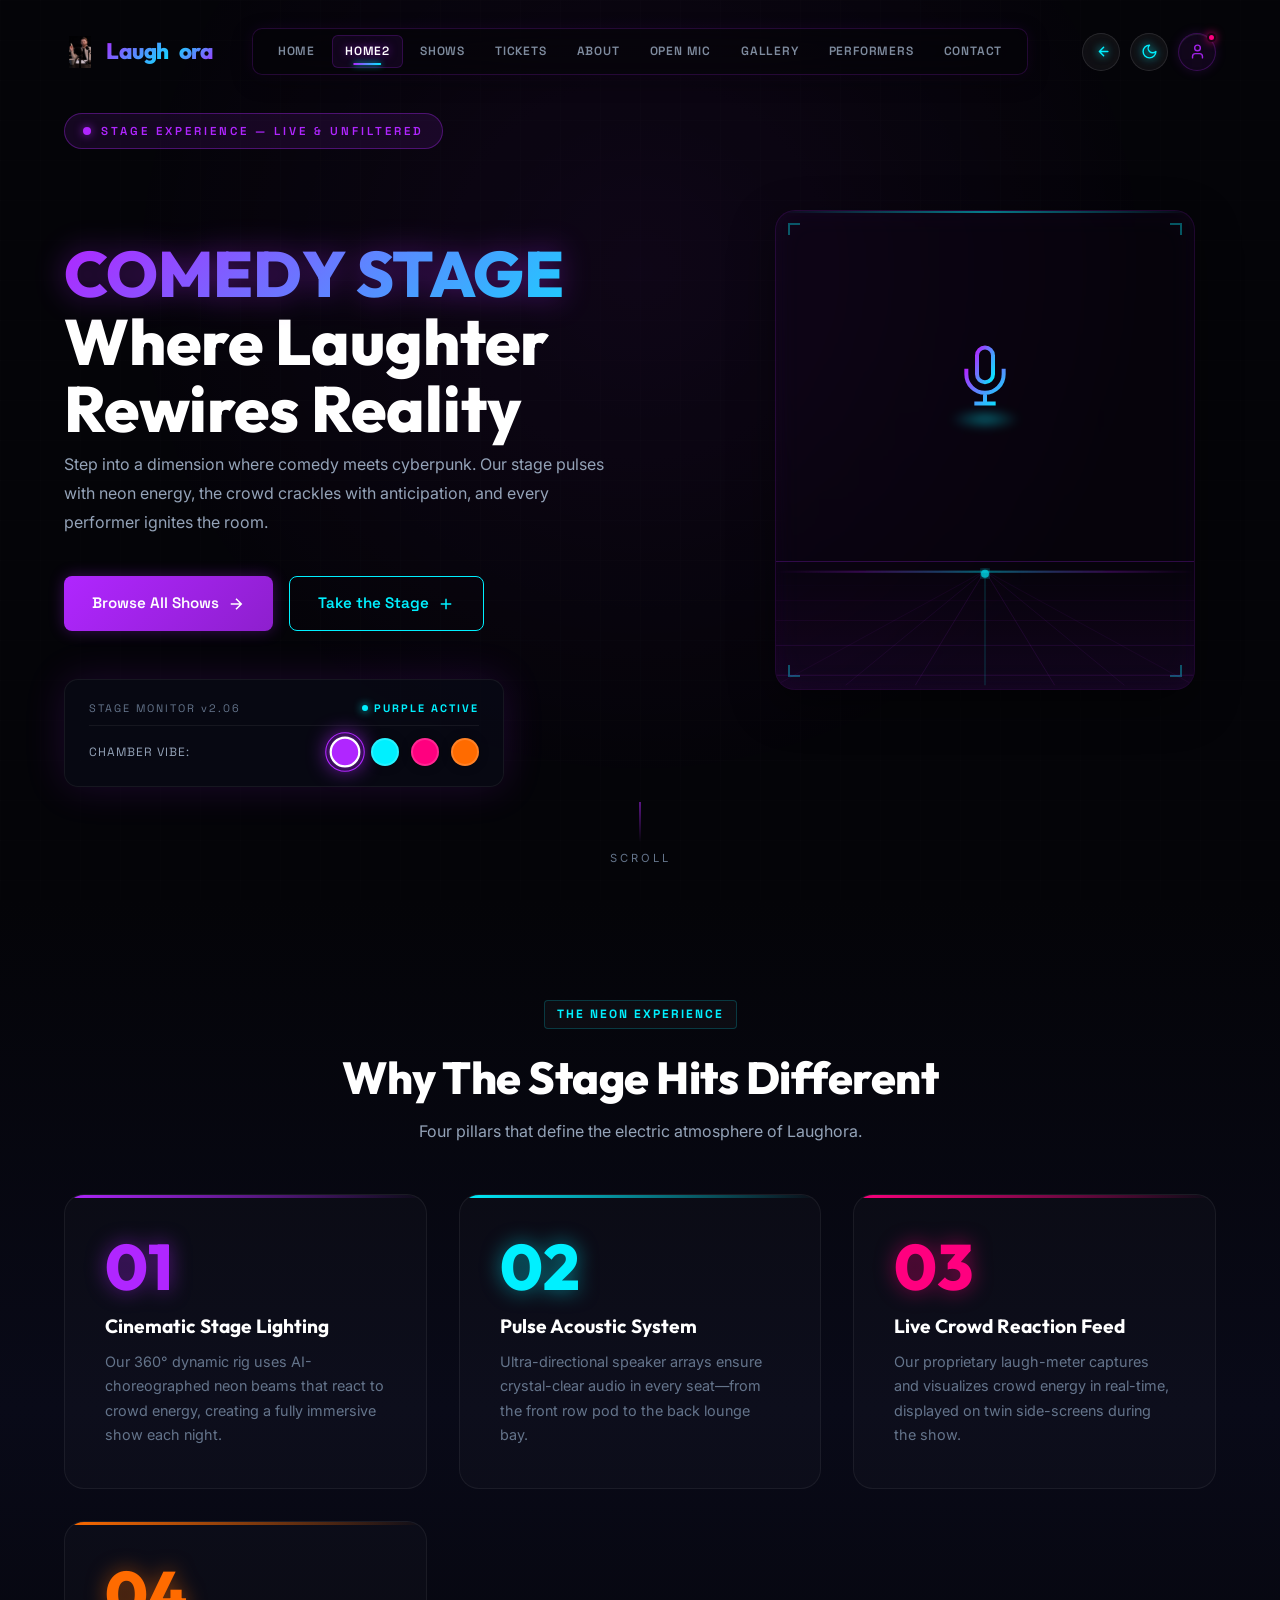
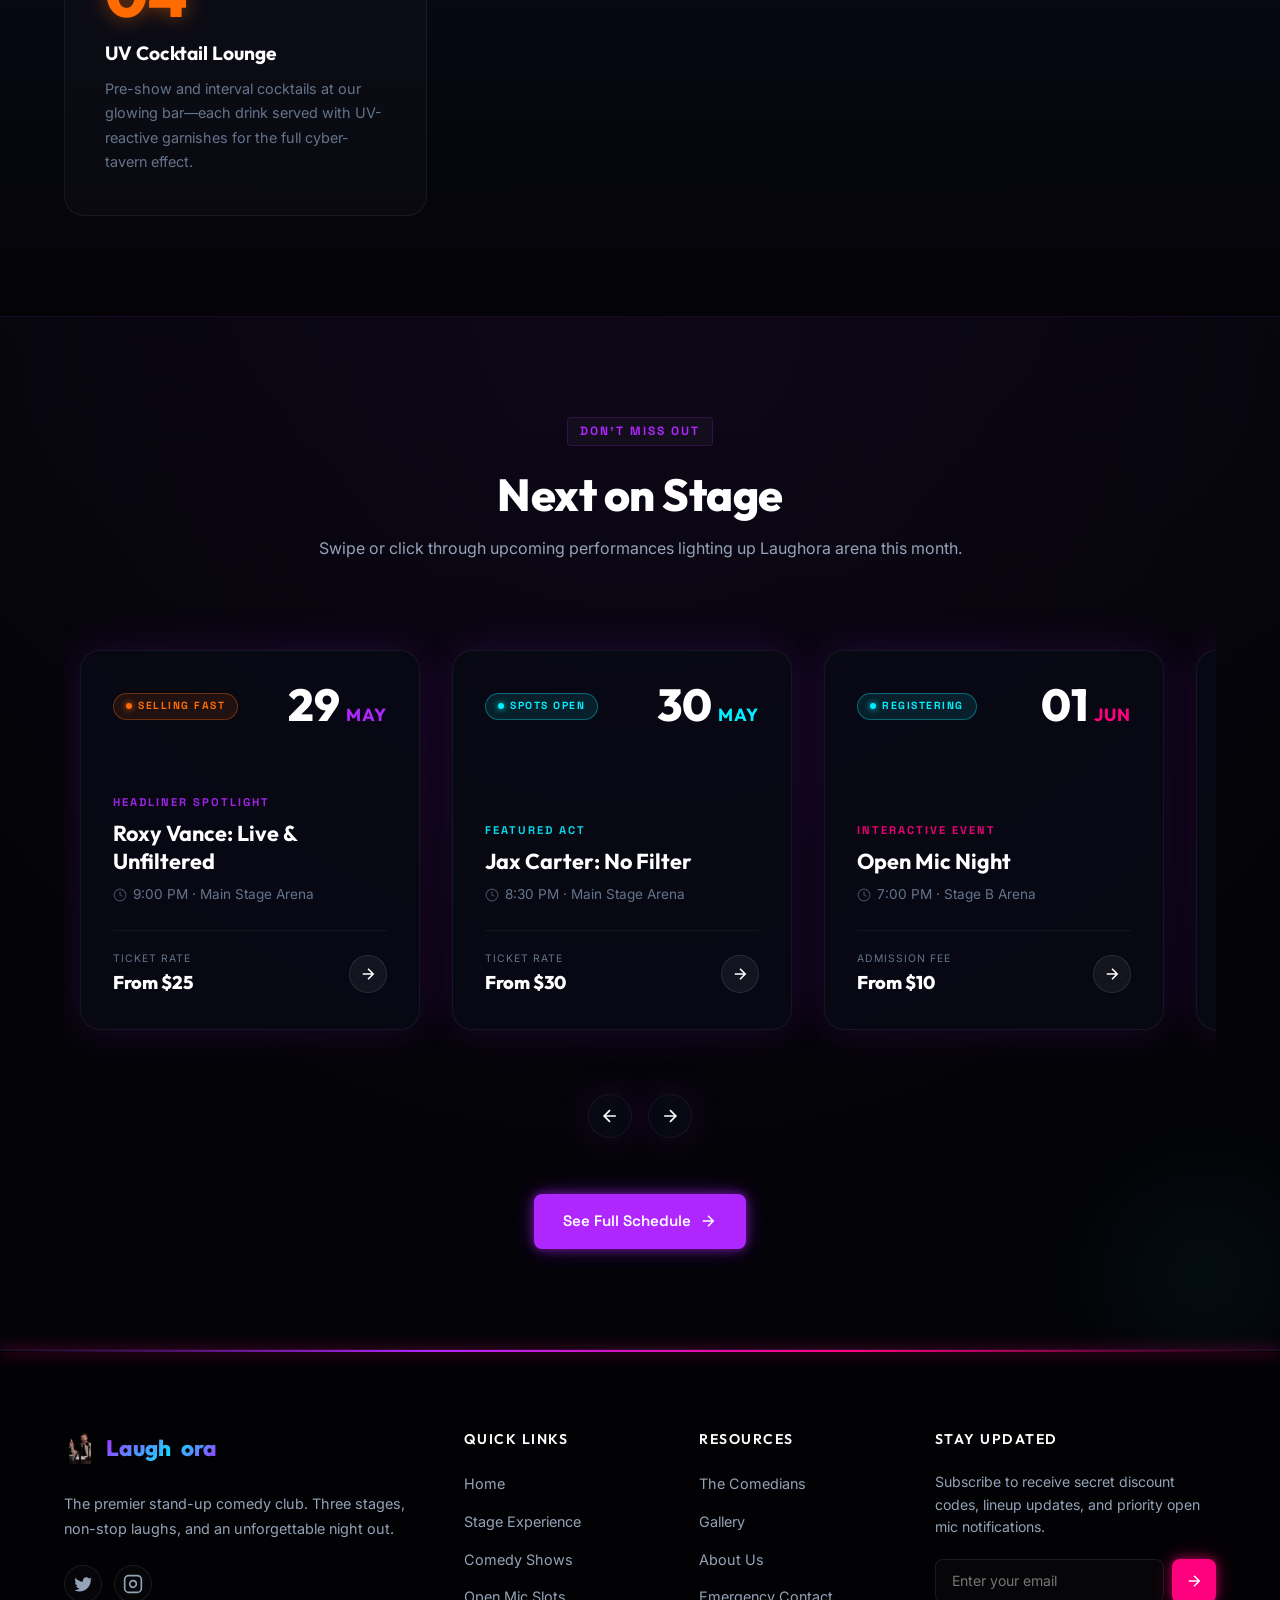
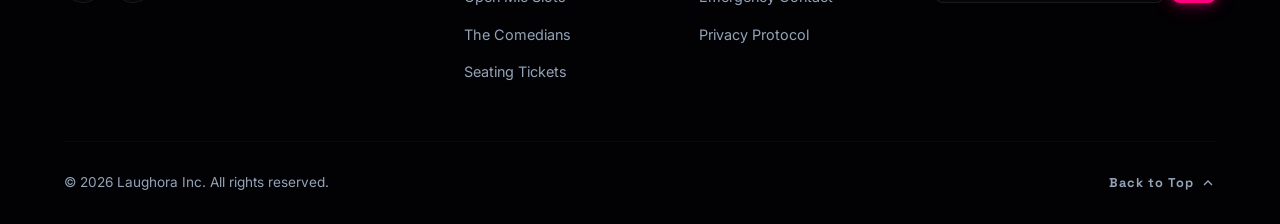
<file: home2.html>
<!DOCTYPE html>
<html lang="en">

<head>
    <meta charset="UTF-8">
    <meta name="viewport" content="width=device-width, initial-scale=1.0">
    <title>Laughora | Stage Experience – Home2</title>
    <meta name="description" content="Step into Laughora's alternate stage experience. Glowing spotlights, kinetic typography, and immersive visuals await.">
    <link rel="icon" type="image/png" href="assets/favicon.png">
    <link rel="preconnect" href="https://fonts.googleapis.com">
    <link rel="preconnect" href="https://fonts.gstatic.com" crossorigin>
    <link href="https://fonts.googleapis.com/css2?family=Inter:wght@300;400;500;600;700&family=Outfit:wght@400;500;600;700;800&family=Space+Grotesk:wght@400;500;600;700&display=swap" rel="stylesheet">
    <link rel="stylesheet" href="styles.css">
    <style>
        /* ---- Home2 Specific Redesign Variables ---- */
        :root {
            --h2-vibe-primary: 176, 38, 255;
            --h2-vibe-secondary: 0, 240, 255;
            --h2-vibe-accent: 255, 107, 0;
            
            --h2-bg-base: #040408;
            --h2-text-main: #ffffff;
            --h2-text-glow: rgba(176, 38, 255, 0.4);
            --h2-spot-opacity-glow: 0.12;
            --h2-spot-opacity-falloff: 0.06;
            
            --h2-card-bg: rgba(9, 10, 24, 0.7);
            --h2-card-border: rgba(255, 255, 255, 0.06);
            --h2-card-glow: 0 0 40px rgba(176, 38, 255, 0.15);
        }

        html.light-theme {
            --h2-vibe-primary: 139, 92, 246;
            --h2-vibe-secondary: 6, 182, 212;
            --h2-vibe-accent: 234, 88, 12;
            
            --h2-bg-base: #f8fafc;
            --h2-text-main: #0f172a;
            --h2-text-glow: rgba(139, 92, 246, 0.2);
            --h2-spot-opacity-glow: 0.06;
            --h2-spot-opacity-falloff: 0.03;
            
            --h2-card-bg: rgba(255, 255, 255, 0.75);
            --h2-card-border: rgba(15, 23, 42, 0.08);
            --h2-card-glow: 0 0 30px rgba(139, 92, 246, 0.08);
        }

        /* --- Vibe Overrides for Dark Mode --- */
        .home2-hero.vibe-purple {
            --h2-vibe-primary: 176, 38, 255;
            --h2-vibe-secondary: 0, 240, 255;
            --h2-vibe-accent: 255, 107, 0;
            --h2-text-glow: rgba(176, 38, 255, 0.4);
            --h2-card-glow: 0 0 40px rgba(176, 38, 255, 0.15);
        }
        .home2-hero.vibe-cyan {
            --h2-vibe-primary: 0, 240, 255;
            --h2-vibe-secondary: 176, 38, 255;
            --h2-vibe-accent: 255, 0, 127;
            --h2-text-glow: rgba(0, 240, 255, 0.4);
            --h2-card-glow: 0 0 40px rgba(0, 240, 255, 0.15);
        }
        .home2-hero.vibe-pink {
            --h2-vibe-primary: 255, 0, 127;
            --h2-vibe-secondary: 0, 240, 255;
            --h2-vibe-accent: 255, 107, 0;
            --h2-text-glow: rgba(255, 0, 127, 0.4);
            --h2-card-glow: 0 0 40px rgba(255, 0, 127, 0.15);
        }
        .home2-hero.vibe-orange {
            --h2-vibe-primary: 255, 107, 0;
            --h2-vibe-secondary: 176, 38, 255;
            --h2-vibe-accent: 0, 240, 255;
            --h2-text-glow: rgba(255, 107, 0, 0.4);
            --h2-card-glow: 0 0 40px rgba(255, 107, 0, 0.15);
        }

        /* --- Vibe Overrides for Light Mode --- */
        html.light-theme .home2-hero.vibe-purple {
            --h2-vibe-primary: 139, 92, 246;
            --h2-vibe-secondary: 6, 182, 212;
            --h2-vibe-accent: 234, 88, 12;
            --h2-text-glow: rgba(139, 92, 246, 0.2);
            --h2-card-glow: 0 0 30px rgba(139, 92, 246, 0.08);
        }
        html.light-theme .home2-hero.vibe-cyan {
            --h2-vibe-primary: 6, 182, 212;
            --h2-vibe-secondary: 139, 92, 246;
            --h2-vibe-accent: 219, 39, 119;
            --h2-text-glow: rgba(6, 182, 212, 0.2);
            --h2-card-glow: 0 0 30px rgba(6, 182, 212, 0.08);
        }
        html.light-theme .home2-hero.vibe-pink {
            --h2-vibe-primary: 219, 39, 119;
            --h2-vibe-secondary: 6, 182, 212;
            --h2-vibe-accent: 234, 88, 12;
            --h2-text-glow: rgba(219, 39, 119, 0.2);
            --h2-card-glow: 0 0 30px rgba(219, 39, 119, 0.08);
        }
        html.light-theme .home2-hero.vibe-orange {
            --h2-vibe-primary: 234, 88, 12;
            --h2-vibe-secondary: 139, 92, 246;
            --h2-vibe-accent: 6, 182, 212;
            --h2-text-glow: rgba(234, 88, 12, 0.2);
            --h2-card-glow: 0 0 30px rgba(234, 88, 12, 0.08);
        }

        /* Grid background overlay */
        .hero-grid-overlay {
            position: absolute;
            top: 0;
            left: 0;
            width: 100%;
            height: 100%;
            background-image: 
                radial-gradient(circle at 50% 30%, rgba(var(--h2-vibe-primary), 0.08) 0%, transparent 60%),
                linear-gradient(rgba(255, 255, 255, 0.007) 1px, transparent 1px),
                linear-gradient(90deg, rgba(255, 255, 255, 0.007) 1px, transparent 1px);
            background-size: 100% 100%, 40px 40px, 40px 40px;
            pointer-events: none;
            opacity: 0.8;
        }

        html.light-theme .hero-grid-overlay {
            background-image: 
                radial-gradient(circle at 50% 30%, rgba(var(--h2-vibe-primary), 0.04) 0%, transparent 60%),
                linear-gradient(rgba(0, 0, 0, 0.005) 1px, transparent 1px),
                linear-gradient(90deg, rgba(0, 0, 0, 0.005) 1px, transparent 1px);
        }

        .home2-hero {
            position: relative;
            min-height: 100vh;
            display: flex;
            align-items: center;
            justify-content: center;
            overflow: hidden;
            background: var(--h2-bg-base);
            transition: background var(--transition-smooth);
            padding: 80px 0;
        }

        .home2-hero-container {
            display: grid;
            grid-template-columns: 1.15fr 0.85fr;
            gap: 4rem;
            align-items: center;
            max-width: 1200px;
            width: 100%;
            margin: 0 auto;
            padding: 0 24px;
            z-index: 10;
            position: relative;
        }

        .home2-hero-left {
            display: flex;
            flex-direction: column;
            align-items: flex-start;
            text-align: left;
        }

        .home2-pre-badge {
            display: inline-flex;
            align-items: center;
            gap: 10px;
            background: rgba(var(--h2-vibe-primary), 0.1);
            border: 1px solid rgba(var(--h2-vibe-primary), 0.35);
            color: rgb(var(--h2-vibe-primary));
            font-size: 0.72rem;
            letter-spacing: 3px;
            font-weight: 600;
            padding: 8px 18px;
            border-radius: 100px;
            margin-bottom: 1.5rem;
            text-transform: uppercase;
            font-family: var(--font-alt);
            transition: all var(--transition-smooth);
        }

        .home2-pre-badge::before {
            content: '';
            width: 8px;
            height: 8px;
            border-radius: 50%;
            background: rgb(var(--h2-vibe-primary));
            box-shadow: 0 0 10px rgba(var(--h2-vibe-primary), 0.8);
            animation: badge-pulse 2s ease-in-out infinite;
            transition: background var(--transition-smooth);
        }

        @keyframes badge-pulse {
            0%, 100% { opacity: 1; transform: scale(1); }
            50% { opacity: 0.5; transform: scale(1.4); }
        }

        .home2-hero-title {
            font-size: clamp(2.8rem, 5vw, 4.5rem);
            font-weight: 800;
            line-height: 1.05;
            color: var(--h2-text-main);
            margin-bottom: 0.5rem;
            font-family: var(--font-heading);
            text-align: left;
            transition: color var(--transition-smooth);
        }

        .home2-hero-title .word-1 {
            display: block;
            background: linear-gradient(135deg, var(--h2-text-main) 0%, rgba(var(--h2-text-main), 0.85) 100%);
            -webkit-background-clip: text;
            -webkit-text-fill-color: transparent;
            background-clip: text;
        }

        .home2-hero-title .word-2 {
            display: block;
            background: linear-gradient(135deg, rgb(var(--h2-vibe-primary)) 0%, rgb(var(--h2-vibe-secondary)) 100%);
            -webkit-background-clip: text;
            -webkit-text-fill-color: transparent;
            background-clip: text;
            filter: drop-shadow(0 0 15px rgba(var(--h2-vibe-primary), 0.4));
            animation: kinetic-text 4s ease-in-out infinite;
            transition: filter var(--transition-smooth);
        }

        @keyframes kinetic-text {
            0%, 100% { filter: drop-shadow(0 0 15px rgba(var(--h2-vibe-primary), 0.35)); }
            50% { filter: drop-shadow(0 0 25px rgba(var(--h2-vibe-secondary), 0.5)); }
        }

        .home2-hero-tagline {
            font-family: var(--font-alt);
            font-size: 1.25rem;
            font-weight: 600;
            letter-spacing: 2px;
            color: rgb(var(--h2-vibe-secondary));
            margin-bottom: 1.5rem;
            text-transform: uppercase;
            transition: color var(--transition-smooth);
        }

        .home2-hero-sub {
            font-size: 1rem;
            color: var(--color-text-slate);
            max-width: 550px;
            margin: 0 0 2.5rem;
            line-height: 1.8;
            text-align: left;
        }

        .home2-ctas {
            display: flex;
            gap: 1rem;
            justify-content: flex-start;
            flex-wrap: wrap;
            margin-bottom: 3rem;
        }

        /* Local Button Overrides for adaptive vibe colors */
        .home2-hero .btn.btn-purple {
            background: linear-gradient(135deg, rgb(var(--h2-vibe-primary)) 0%, rgba(var(--h2-vibe-primary), 0.8) 100%);
            box-shadow: 0 0 15px rgba(var(--h2-vibe-primary), 0.3);
            border: none;
            color: #ffffff !important;
            transition: all var(--transition-smooth);
        }
        .home2-hero .btn.btn-purple:hover {
            box-shadow: 0 0 25px rgba(var(--h2-vibe-primary), 0.6);
            transform: translateY(-2px);
        }
        .home2-hero .btn.btn-outline-cyan {
            border: 1px solid rgb(var(--h2-vibe-secondary));
            color: rgb(var(--h2-vibe-secondary)) !important;
            background: transparent;
            transition: all var(--transition-smooth);
        }
        .home2-hero .btn.btn-outline-cyan:hover {
            background: rgba(var(--h2-vibe-secondary), 0.1);
            box-shadow: 0 0 20px rgba(var(--h2-vibe-secondary), 0.4);
            transform: translateY(-2px);
        }

        /* Tactile HUD Vibe Control Panel */
        .vibe-control-panel {
            background: var(--h2-card-bg);
            border: 1px solid var(--h2-card-border);
            border-radius: 14px;
            padding: 1.25rem 1.5rem;
            width: 100%;
            max-width: 440px;
            box-shadow: var(--h2-card-glow);
            transition: all var(--transition-smooth);
            position: relative;
        }

        .vibe-panel-header {
            display: flex;
            justify-content: space-between;
            align-items: center;
            font-family: var(--font-alt);
            font-size: 0.68rem;
            letter-spacing: 2px;
            border-bottom: 1px solid var(--h2-card-border);
            padding-bottom: 0.5rem;
            margin-bottom: 0.75rem;
            color: var(--color-text-muted);
        }

        .vibe-panel-status {
            color: rgb(var(--h2-vibe-secondary));
            font-weight: 700;
            transition: color var(--transition-smooth);
            display: flex;
            align-items: center;
            gap: 6px;
        }

        .vibe-panel-status::before {
            content: '';
            width: 6px;
            height: 6px;
            border-radius: 50%;
            background: currentColor;
            box-shadow: 0 0 8px currentColor;
        }

        .vibe-panel-body {
            display: flex;
            justify-content: space-between;
            align-items: center;
            gap: 1rem;
        }

        .vibe-label {
            font-family: var(--font-alt);
            font-size: 0.75rem;
            letter-spacing: 1px;
            color: var(--color-text-slate);
            text-transform: uppercase;
        }

        .vibe-buttons {
            display: flex;
            gap: 12px;
        }

        .vibe-btn {
            width: 28px;
            height: 28px;
            border-radius: 50%;
            border: 2px solid rgba(255, 255, 255, 0.15);
            background: var(--btn-color);
            cursor: pointer;
            position: relative;
            transition: all var(--transition-fast);
            box-shadow: 0 0 10px rgba(0, 0, 0, 0.4);
        }

        html.light-theme .vibe-btn {
            border: 2px solid rgba(15, 23, 42, 0.15);
        }

        .vibe-btn::after {
            content: '';
            position: absolute;
            top: 50%;
            left: 50%;
            transform: translate(-50%, -50%) scale(0);
            width: 36px;
            height: 36px;
            border-radius: 50%;
            border: 1.5px solid var(--btn-color);
            opacity: 0;
            transition: all var(--transition-smooth);
        }

        .vibe-btn:hover {
            transform: scale(1.1);
            box-shadow: 0 0 15px var(--btn-color);
        }

        .vibe-btn.active {
            transform: scale(1.1);
            border-color: #ffffff;
            box-shadow: 0 0 20px var(--btn-color);
        }

        html.light-theme .vibe-btn.active {
            border-color: #0f172a;
        }

        .vibe-btn.active::after {
            transform: translate(-50%, -50%) scale(1);
            opacity: 1;
        }

        /* Right Column: Holographic Projection Stage Box */
        .stage-hologram-box {
            position: relative;
            height: 480px;
            width: 100%;
            max-width: 420px;
            margin: 0 auto;
            background: rgba(var(--h2-vibe-primary), 0.015);
            border: 1px solid rgba(var(--h2-vibe-primary), 0.15);
            border-radius: 20px;
            backdrop-filter: blur(8px);
            -webkit-backdrop-filter: blur(8px);
            overflow: hidden;
            display: flex;
            flex-direction: column;
            justify-content: flex-end;
            box-shadow: inset 0 0 30px rgba(var(--h2-vibe-primary), 0.05),
                        0 15px 45px rgba(0, 0, 0, 0.45);
            transition: all var(--transition-smooth);
        }

        html.light-theme .stage-hologram-box {
            background: rgba(var(--h2-vibe-primary), 0.01);
            border-color: rgba(var(--h2-vibe-primary), 0.12);
            box-shadow: inset 0 0 30px rgba(var(--h2-vibe-primary), 0.02),
                        0 10px 30px rgba(15, 23, 42, 0.05);
        }

        /* HUD corner accents */
        .hud-corner {
            position: absolute;
            width: 12px;
            height: 12px;
            border: 2px solid rgba(var(--h2-vibe-secondary), 0.35);
            transition: border-color var(--transition-smooth);
        }
        .hud-corner.top-left { top: 12px; left: 12px; border-right: none; border-bottom: none; }
        .hud-corner.top-right { top: 12px; right: 12px; border-left: none; border-bottom: none; }
        .hud-corner.bottom-left { bottom: 12px; left: 12px; border-right: none; border-top: none; }
        .hud-corner.bottom-right { bottom: 12px; right: 12px; border-left: none; border-top: none; }

        /* Hologram scanner effect */
        .hologram-scanner {
            position: absolute;
            top: 0;
            left: 0;
            width: 100%;
            height: 2px;
            background: linear-gradient(90deg, transparent, rgba(var(--h2-vibe-secondary), 0.5), transparent);
            pointer-events: none;
            z-index: 5;
            animation: hologram-scan 4s linear infinite;
        }
        @keyframes hologram-scan {
            0% { top: 0%; opacity: 0; }
            5% { opacity: 0.6; }
            95% { opacity: 0.6; }
            100% { top: 100%; opacity: 0; }
        }

        /* Projection source base ring */
        .hologram-projection {
            position: absolute;
            top: 35%;
            left: 50%;
            transform: translate(-50%, -50%);
            display: flex;
            flex-direction: column;
            align-items: center;
            z-index: 6;
        }

        .projection-glow-ring {
            position: absolute;
            bottom: -15px;
            width: 70px;
            height: 20px;
            border-radius: 50%;
            background: radial-gradient(ellipse at center, rgba(var(--h2-vibe-secondary), 0.4) 0%, transparent 70%);
            filter: blur(4px);
            animation: projection-pulse 3s ease-in-out infinite;
            transition: background var(--transition-smooth);
        }
        @keyframes projection-pulse {
            0%, 100% { transform: scale(1); opacity: 0.6; }
            50% { transform: scale(1.15); opacity: 0.85; }
        }

        .stage-hologram-box .home2-mic-icon {
            margin: 0;
            animation: hologram-float 5s ease-in-out infinite;
        }
        @keyframes hologram-float {
            0%, 100% { transform: translateY(0) rotateY(0deg); filter: drop-shadow(0 0 10px rgba(var(--h2-vibe-primary), 0.3)); }
            50% { transform: translateY(-12px) rotateY(10deg); filter: drop-shadow(0 0 20px rgba(var(--h2-vibe-secondary), 0.55)); }
        }

        /* Spotlights inside hologram box */
        .stage-hologram-box .spotlight {
            position: absolute;
            top: -20px;
            width: 180px;
            height: 120%;
            opacity: 0;
            pointer-events: none;
            transform-origin: top center;
            z-index: 3;
        }

        .stage-hologram-box .spotlight-1 {
            left: 5%;
            background: conic-gradient(from -6deg at 50% 0%, transparent 0%, rgba(var(--h2-vibe-primary), var(--h2-spot-opacity-glow)) 6%, rgba(var(--h2-vibe-primary), var(--h2-spot-opacity-falloff)) 12%, transparent 18%);
            animation: spotlight-sweep-1 8s ease-in-out infinite;
        }
        .stage-hologram-box .spotlight-2 {
            right: 5%;
            background: conic-gradient(from -6deg at 50% 0%, transparent 0%, rgba(var(--h2-vibe-secondary), var(--h2-spot-opacity-glow)) 6%, rgba(var(--h2-vibe-secondary), var(--h2-spot-opacity-falloff)) 12%, transparent 18%);
            animation: spotlight-sweep-2 8s ease-in-out infinite;
        }
        .stage-hologram-box .spotlight-3 {
            left: 32%;
            background: conic-gradient(from -6deg at 50% 0%, transparent 0%, rgba(var(--h2-vibe-accent), var(--h2-spot-opacity-glow)) 6%, rgba(var(--h2-vibe-accent), var(--h2-spot-opacity-falloff)) 12%, transparent 18%);
            animation: spotlight-sweep-3 12s ease-in-out infinite;
        }

        /* SVG Grid stage floor inside box */
        .hologram-stage-floor {
            width: 100%;
            opacity: 0.9;
            z-index: 4;
            border-top: 1px solid rgba(var(--h2-vibe-primary), 0.2);
            background: linear-gradient(to top, rgba(var(--h2-vibe-primary), 0.08) 0%, transparent 100%);
            transition: background var(--transition-smooth), border-color var(--transition-smooth);
        }

        /* Media Queries for Split layout */
        @media (max-width: 991px) {
            .home2-hero-container {
                grid-template-columns: 1fr;
                gap: 3.5rem;
                text-align: center;
                padding-top: 7rem;
                padding-bottom: 3rem;
            }
            .home2-hero-left {
                align-items: center;
                text-align: center;
            }
            .home2-hero-title {
                text-align: center;
            }
            .home2-hero-tagline {
                text-align: center;
                font-size: 1.15rem;
            }
            .home2-hero-sub {
                text-align: center;
                margin-left: auto;
                margin-right: auto;
            }
            .home2-ctas {
                justify-content: center;
            }
            .vibe-control-panel {
                margin: 0 auto;
            }
            .stage-hologram-box {
                height: 400px;
                max-width: 360px;
            }
        }

        @media (max-width: 576px) {
            .home2-hero-container {
                padding-top: 6rem;
                gap: 2.5rem;
            }
            .stage-hologram-box {
                height: 340px;
                max-width: 320px;
            }
            .vibe-control-panel {
                padding: 1rem;
            }
        }

        /* Scroll indicator */
        .home2-scroll {
            position: absolute;
            bottom: 2rem;
            left: 50%;
            transform: translateX(-50%);
            z-index: 20;
            display: flex;
            flex-direction: column;
            align-items: center;
            gap: 8px;
            color: var(--color-text-muted);
            font-size: 0.7rem;
            letter-spacing: 3px;
            text-transform: uppercase;
        }

        .home2-scroll-line {
            width: 1px;
            height: 40px;
            background: linear-gradient(to bottom, var(--color-purple), transparent);
            animation: scroll-line 2s ease-in-out infinite;
        }

        @keyframes scroll-line {
            0% { transform: scaleY(0); transform-origin: top; }
            50% { transform: scaleY(1); transform-origin: top; }
            50.01% { transform-origin: bottom; }
            100% { transform: scaleY(0); transform-origin: bottom; }
        }

        /* Vibe Highlights Section */
        .vibe-section {
            padding: 100px 0;
            background: linear-gradient(180deg, #040408 0%, #090a18 50%, #040408 100%);
            transition: background var(--transition-smooth);
        }

        html.light-theme .vibe-section {
            background: linear-gradient(180deg, #f8fafc 0%, #f1f5f9 50%, #f8fafc 100%);
        }

        .vibe-grid {
            display: grid;
            grid-template-columns: repeat(auto-fit, minmax(280px, 1fr));
            gap: 2rem;
            margin-top: 3rem;
        }

        .vibe-card {
            padding: 2.5rem;
            border-radius: 20px;
            background: rgba(255,255,255,0.02);
            border: 1px solid rgba(255,255,255,0.06);
            position: relative;
            overflow: hidden;
            transition: var(--transition-smooth);
        }

        html.light-theme .vibe-card {
            background: rgba(255, 255, 255, 0.85);
            border-color: rgba(15, 23, 42, 0.08);
            box-shadow: 0 4px 20px rgba(15, 23, 42, 0.04);
        }

        .vibe-card:hover {
            transform: translateY(-8px);
            border-color: rgba(255,255,255,0.12);
        }

        html.light-theme .vibe-card:hover {
            border-color: rgba(139, 92, 246, 0.25);
            box-shadow: 0 12px 35px rgba(15, 23, 42, 0.08);
        }

        .vibe-card::before {
            content: '';
            position: absolute;
            top: 0;
            left: 0;
            right: 0;
            height: 3px;
        }

        .vibe-card.vc-purple::before { background: linear-gradient(90deg, var(--color-purple), transparent); }
        .vibe-card.vc-cyan::before { background: linear-gradient(90deg, var(--color-cyan), transparent); }
        .vibe-card.vc-pink::before { background: linear-gradient(90deg, var(--color-pink), transparent); }
        .vibe-card.vc-orange::before { background: linear-gradient(90deg, var(--color-orange), transparent); }

        .vibe-num {
            font-size: 4rem;
            font-weight: 800;
            font-family: var(--font-heading);
            line-height: 1;
            margin-bottom: 1rem;
        }

        .vibe-num.purple-text { color: var(--color-purple); filter: drop-shadow(0 0 10px rgba(176,38,255,0.5)); }
        .vibe-num.cyan-text { color: var(--color-cyan); filter: drop-shadow(0 0 10px rgba(0,240,255,0.5)); }
        .vibe-num.pink-text { color: var(--color-pink); filter: drop-shadow(0 0 10px rgba(255,0,127,0.5)); }
        .vibe-num.orange-text { color: var(--color-orange); filter: drop-shadow(0 0 10px rgba(255,107,0,0.5)); }

        html.light-theme .vibe-num.purple-text { filter: drop-shadow(0 0 6px rgba(139,92,246,0.25)); }
        html.light-theme .vibe-num.cyan-text { filter: drop-shadow(0 0 6px rgba(6,182,212,0.25)); }
        html.light-theme .vibe-num.pink-text { filter: drop-shadow(0 0 6px rgba(219,39,119,0.25)); }
        html.light-theme .vibe-num.orange-text { filter: drop-shadow(0 0 6px rgba(234,88,12,0.25)); }

        .vibe-card h3 {
            font-size: 1.2rem;
            font-weight: 700;
            color: var(--color-text-white);
            margin-bottom: 0.75rem;
        }

        html.light-theme .vibe-card h3 {
            color: #0f172a;
        }

        .vibe-card p {
            font-size: 0.9rem;
            color: var(--color-text-muted);
            line-height: 1.7;
        }

        /* REDESIGNED NEXT ON STAGE SHOWS STRIP */
        .shows-strip {
            padding: 100px 0;
            background: radial-gradient(circle at 50% 0%, rgba(var(--h2-vibe-primary), 0.05) 0%, transparent 70%);
            border-top: 1px solid rgba(var(--h2-vibe-primary), 0.1);
            border-bottom: 1px solid rgba(var(--h2-vibe-primary), 0.1);
            position: relative;
            overflow: hidden;
            transition: border-color var(--transition-smooth), background var(--transition-smooth);
        }

        html.light-theme .shows-strip {
            background: radial-gradient(circle at 50% 0%, rgba(var(--h2-vibe-primary), 0.03) 0%, transparent 60%);
            border-color: rgba(var(--h2-vibe-primary), 0.06);
        }

        .shows-timeline-container {
            display: flex;
            gap: 2rem;
            padding: 2.5rem 1rem;
            overflow-x: auto;
            scroll-behavior: smooth;
            scrollbar-width: thin;
            scrollbar-color: rgba(var(--h2-vibe-primary), 0.4) rgba(255,255,255,0.02);
            -webkit-overflow-scrolling: touch;
        }

        html.light-theme .shows-timeline-container {
            scrollbar-color: rgba(var(--h2-vibe-primary), 0.3) rgba(15,23,42,0.02);
        }

        .shows-timeline-container::-webkit-scrollbar {
            height: 6px;
        }

        .shows-timeline-container::-webkit-scrollbar-track {
            background: rgba(255, 255, 255, 0.02);
            border-radius: 10px;
        }

        html.light-theme .shows-timeline-container::-webkit-scrollbar-track {
            background: rgba(15, 23, 42, 0.02);
        }

        .shows-timeline-container::-webkit-scrollbar-thumb {
            background: rgba(var(--h2-vibe-primary), 0.4);
            border-radius: 10px;
            transition: background 0.3s ease;
        }

        .shows-timeline-container::-webkit-scrollbar-thumb:hover {
            background: rgba(var(--h2-vibe-primary), 0.7);
        }

        .show-timeline-card {
            flex: 0 0 340px;
            border-radius: 20px;
            background: var(--h2-card-bg);
            border: 1px solid var(--h2-card-border);
            padding: 2rem;
            position: relative;
            overflow: hidden;
            display: flex;
            flex-direction: column;
            justify-content: space-between;
            min-height: 380px;
            box-shadow: var(--h2-card-glow);
            transition: all var(--transition-smooth);
            cursor: pointer;
        }

        .show-timeline-card::before {
            content: '';
            position: absolute;
            top: 0;
            left: 0;
            width: 100%;
            height: 100%;
            background: radial-gradient(circle at 50% 0%, rgba(var(--card-accent-rgb), 0.15) 0%, transparent 65%);
            opacity: 0;
            transition: opacity 0.5s ease;
            pointer-events: none;
            z-index: 1;
        }

        .show-timeline-card:hover {
            transform: translateY(-10px) scale(1.02);
            border-color: rgba(var(--card-accent-rgb), 0.4);
            box-shadow: 0 15px 40px rgba(var(--card-accent-rgb), 0.15), 
                        inset 0 0 20px rgba(var(--card-accent-rgb), 0.05);
        }

        .show-timeline-card:hover::before {
            opacity: 1;
        }

        /* Card glowing accents */
        .show-timeline-card.accent-purple { --card-accent-rgb: 176, 38, 255; }
        .show-timeline-card.accent-cyan { --card-accent-rgb: 0, 240, 255; }
        .show-timeline-card.accent-pink { --card-accent-rgb: 255, 0, 127; }
        .show-timeline-card.accent-orange { --card-accent-rgb: 255, 107, 0; }

        html.light-theme .show-timeline-card.accent-purple { --card-accent-rgb: 139, 92, 246; }
        html.light-theme .show-timeline-card.accent-cyan { --card-accent-rgb: 6, 182, 212; }
        html.light-theme .show-timeline-card.accent-pink { --card-accent-rgb: 219, 39, 119; }
        html.light-theme .show-timeline-card.accent-orange { --card-accent-rgb: 234, 88, 12; }

        /* Card Header details */
        .card-header-meta {
            display: flex;
            justify-content: space-between;
            align-items: center;
            margin-bottom: 1.5rem;
            position: relative;
            z-index: 2;
        }

        .card-availability-pill {
            font-size: 0.65rem;
            letter-spacing: 1.5px;
            font-weight: 700;
            padding: 4px 12px;
            border-radius: 100px;
            text-transform: uppercase;
            font-family: var(--font-alt);
            display: flex;
            align-items: center;
            gap: 6px;
        }

        .card-availability-pill.spots-open {
            background: rgba(0, 240, 255, 0.1);
            border: 1px solid rgba(0, 240, 255, 0.35);
            color: #00f0ff;
        }
        html.light-theme .card-availability-pill.spots-open {
            background: rgba(6, 182, 212, 0.08);
            border-color: rgba(6, 182, 212, 0.25);
            color: #0891b2;
        }

        .card-availability-pill.sold-out {
            background: rgba(255, 0, 127, 0.1);
            border: 1px solid rgba(255, 0, 127, 0.35);
            color: #ff007f;
        }
        html.light-theme .card-availability-pill.sold-out {
            background: rgba(219, 39, 119, 0.08);
            border-color: rgba(219, 39, 119, 0.25);
            color: #db2777;
        }

        .card-availability-pill.selling-fast {
            background: rgba(255, 107, 0, 0.1);
            border: 1px solid rgba(255, 107, 0, 0.35);
            color: #ff6b00;
        }
        html.light-theme .card-availability-pill.selling-fast {
            background: rgba(234, 88, 12, 0.08);
            border-color: rgba(234, 88, 12, 0.25);
            color: #ea580c;
        }

        .card-availability-pill::before {
            content: '';
            width: 6px;
            height: 6px;
            border-radius: 50%;
            background: currentColor;
            box-shadow: 0 0 6px currentColor;
        }

        /* Large Immersive Date Box */
        .card-countdown-date {
            display: flex;
            align-items: baseline;
            gap: 6px;
            font-family: var(--font-heading);
            color: var(--h2-text-main);
        }

        .card-countdown-date .c-day {
            font-size: 2.8rem;
            font-weight: 800;
            line-height: 1;
        }

        .card-countdown-date .c-month {
            font-size: 1.1rem;
            font-weight: 700;
            color: rgba(var(--card-accent-rgb), 1);
            text-transform: uppercase;
            letter-spacing: 1px;
        }

        /* Performer Spotlight & Info */
        .card-performer-panel {
            position: relative;
            z-index: 2;
            margin-top: auto;
            margin-bottom: 1.5rem;
        }

        .card-performer-tag {
            font-size: 0.7rem;
            letter-spacing: 2px;
            text-transform: uppercase;
            color: rgba(var(--card-accent-rgb), 0.9);
            font-weight: 700;
            font-family: var(--font-alt);
            margin-bottom: 0.4rem;
        }

        .card-show-title {
            font-size: 1.35rem;
            font-weight: 700;
            color: var(--h2-text-main);
            line-height: 1.3;
            margin-bottom: 0.6rem;
            transition: color var(--transition-smooth);
        }

        .show-timeline-card:hover .card-show-title {
            color: rgb(var(--card-accent-rgb));
        }

        .card-venue-info {
            font-size: 0.85rem;
            color: var(--color-text-muted);
            display: flex;
            align-items: center;
            gap: 6px;
        }

        .card-venue-info svg {
            opacity: 0.6;
        }

        /* Bottom panel action button & pricing */
        .card-action-panel {
            display: flex;
            justify-content: space-between;
            align-items: center;
            border-top: 1px solid rgba(255,255,255,0.05);
            padding-top: 1.25rem;
            position: relative;
            z-index: 2;
            transition: border-color var(--transition-smooth);
        }

        html.light-theme .card-action-panel {
            border-top-color: rgba(15,23,42,0.06);
        }

        .show-timeline-card:hover .card-action-panel {
            border-top-color: rgba(var(--card-accent-rgb), 0.25);
        }

        .card-price-info {
            display: flex;
            flex-direction: column;
        }

        .card-price-info .cp-label {
            font-size: 0.65rem;
            color: var(--color-text-muted);
            text-transform: uppercase;
            letter-spacing: 1px;
        }

        .card-price-info .cp-amount {
            font-size: 1.15rem;
            font-weight: 800;
            color: var(--h2-text-main);
            font-family: var(--font-heading);
        }

        .card-arrow-btn {
            width: 38px;
            height: 38px;
            border-radius: 50%;
            background: rgba(255, 255, 255, 0.05);
            border: 1px solid rgba(255, 255, 255, 0.1);
            color: var(--h2-text-main);
            display: flex;
            align-items: center;
            justify-content: center;
            transition: all var(--transition-smooth);
        }

        html.light-theme .card-arrow-btn {
            background: rgba(15, 23, 42, 0.03);
            border-color: rgba(15, 23, 42, 0.08);
        }

        .show-timeline-card:hover .card-arrow-btn {
            background: rgb(var(--card-accent-rgb));
            border-color: rgb(var(--card-accent-rgb));
            color: #ffffff !important;
            transform: translateX(4px);
            box-shadow: 0 0 15px rgba(var(--card-accent-rgb), 0.4);
        }

        /* Dynamic background particle glow effects inside section */
        .shows-strip::after {
            content: '';
            position: absolute;
            bottom: -50px;
            right: -50px;
            width: 250px;
            height: 250px;
            border-radius: 50%;
            background: radial-gradient(circle at center, rgba(var(--h2-vibe-secondary), 0.06) 0%, transparent 70%);
            filter: blur(40px);
            pointer-events: none;
            z-index: 0;
            transition: background var(--transition-smooth);
        }

        /* Timeline Navigation buttons */
        .timeline-controls {
            display: flex;
            justify-content: center;
            gap: 1rem;
            margin-top: 1.5rem;
        }

        .timeline-control-btn {
            width: 44px;
            height: 44px;
            border-radius: 50%;
            background: var(--h2-card-bg);
            border: 1px solid var(--h2-card-border);
            color: var(--h2-text-main);
            cursor: pointer;
            display: flex;
            align-items: center;
            justify-content: center;
            transition: all var(--transition-smooth);
            box-shadow: var(--h2-card-glow);
        }

        .timeline-control-btn:hover {
            border-color: rgb(var(--h2-vibe-primary));
            color: rgb(var(--h2-vibe-primary));
            transform: scale(1.05);
            box-shadow: 0 0 15px rgba(var(--h2-vibe-primary), 0.25);
        }

        @media (max-width: 768px) {
            .home2-hero-title { font-size: clamp(2.2rem, 10vw, 4rem); }
            .home2-stage-visual { display: none; }
        }
    </style>
    <!-- Inline blocking theme loader -->
    <script>
        (function () {
            const theme = localStorage.getItem('theme') || 'dark';
            if (theme === 'light') {
                document.documentElement.classList.add('light-theme');
            }
        })();
    </script>
</head>

<body>
    <!-- Navbar -->
    <header class="navbar" id="navbar">
        <div class="nav-container">
            <a href="index.html" class="nav-logo">
                <img src="assets/logo.png" alt="Laughora Logo" class="brand-logo-img">
                <span class="logo-neon">Laugh</span><span class="logo-accent">ora</span>
            </a>
            <button class="nav-toggle" id="navToggle" aria-label="Toggle navigation menu">
                <span class="bar"></span>
                <span class="bar"></span>
                <span class="bar"></span>
            </button>
            <nav class="nav-menu" id="navMenu">
                <a href="index.html" class="nav-link">Home</a>
                <a href="home2.html" class="nav-link active">Home2</a>
                <a href="shows.html" class="nav-link">Shows</a>
                <a href="tickets.html" class="nav-link">Tickets</a>
                <a href="about.html" class="nav-link">About</a>
                <a href="openmic.html" class="nav-link">Open Mic</a>
                <a href="gallery.html" class="nav-link">Gallery</a>
                <a href="performers.html" class="nav-link">Performers</a>
                <a href="contact.html" class="nav-link">Contact</a>
            </nav>

            <!-- Navbar Actions (Theme Toggle & Account) -->
            <div class="nav-actions">
                <button id="rtlToggle" class="rtl-toggle-btn" aria-label="Toggle RTL/LTR">
                    <svg class="ltr-icon" xmlns="http://www.w3.org/2000/svg" viewBox="0 0 24 24" width="18" height="18" fill="none" stroke="currentColor" stroke-width="2" stroke-linecap="round" stroke-linejoin="round"><path d="M21 12H9M15 6l-6 6 6 6"/></svg>
                    <svg class="rtl-icon" xmlns="http://www.w3.org/2000/svg" viewBox="0 0 24 24" width="18" height="18" fill="none" stroke="currentColor" stroke-width="2" stroke-linecap="round" stroke-linejoin="round"><path d="M3 12h12M9 18l6-6-6-6"/></svg>
                </button>
                <button id="themeToggle" class="theme-toggle-btn" aria-label="Toggle theme">
                    <svg class="sun-icon" xmlns="http://www.w3.org/2000/svg" viewBox="0 0 24 24" fill="none" stroke="currentColor" stroke-width="2" stroke-linecap="round" stroke-linejoin="round">
                        <circle cx="12" cy="12" r="4"></circle><path d="M12 2v2"></path><path d="M12 20v2"></path>
                        <path d="m4.93 4.93 1.41 1.41"></path><path d="m17.66 17.66 1.41 1.41"></path>
                        <path d="M2 12h2"></path><path d="M20 12h2"></path>
                        <path d="m6.34 17.66-1.41 1.41"></path><path d="m19.07 4.93-1.41 1.41"></path>
                    </svg>
                    <svg class="moon-icon" xmlns="http://www.w3.org/2000/svg" viewBox="0 0 24 24" fill="none" stroke="currentColor" stroke-width="2" stroke-linecap="round" stroke-linejoin="round">
                        <path d="M12 3a6 6 0 0 0 9 9 9 9 0 1 1-9-9Z"></path>
                    </svg>
                </button>
                <div class="user-dropdown">
                    <button id="userDropdownBtn" class="user-dropdown-btn" aria-label="User Account">
                        <svg class="user-icon" xmlns="http://www.w3.org/2000/svg" viewBox="0 0 24 24" fill="none" stroke="currentColor" stroke-width="2" stroke-linecap="round" stroke-linejoin="round">
                            <path d="M19 21v-2a4 4 0 0 0-4-4H9a4 4 0 0 0-4 4v2"></path>
                            <circle cx="12" cy="7" r="4"></circle>
                        </svg>
                        <span class="user-badge-dot"></span>
                    </button>
                    <div class="user-dropdown-content">
                        <div class="dropdown-header">
                             <p class="user-name" id="navUserName">Comedy Fan</p>
                            <p class="user-role" id="navUserRole">Spectator</p>
                        </div>
                        <a href="login.html" class="dropdown-item login-link">
                            <span class="di-icon">
                                <svg width="15" height="15" viewBox="0 0 24 24" fill="none" stroke="currentColor" stroke-width="2"><path d="M15 3h4a2 2 0 0 1 2 2v14a2 2 0 0 1-2 2h-4M10 17l5-5-5-5M15 12H3"/></svg>
                            </span>
                            <span>Sign In / Sign Up</span>
                        </a>
                        <div class="dropdown-divider"></div>
                        <div class="dropdown-divider"></div>
                        <a href="user-dashboard.html" class="dropdown-item user-dash-link">
                            <span class="di-icon">
                                <svg width="15" height="15" viewBox="0 0 24 24" fill="none" stroke="currentColor" stroke-width="2"><path d="M20 21v-2a4 4 0 0 0-4-4H8a4 4 0 0 0-4 4v2"/><circle cx="12" cy="7" r="4"/></svg>
                            </span>
                            <span>User Dashboard</span>
                        </a>
                        <a href="admin-dashboard.html" class="dropdown-item admin-dash-link">
                            <span class="di-icon">
                                <svg width="15" height="15" viewBox="0 0 24 24" fill="none" stroke="currentColor" stroke-width="2"><path d="M12 2L2 7l10 5 10-5-10-5zM2 17l10 5 10-5M2 12l10 5 10-5"/></svg>
                            </span>
                            <span>Admin Dashboard</span>
                        </a>
                        <button class="dropdown-item signout-btn logged-in-only" id="signoutBtn">
                            <span class="di-icon">
                                <svg width="15" height="15" viewBox="0 0 24 24" fill="none" stroke="currentColor" stroke-width="2"><path d="M9 21H5a2 2 0 0 1-2-2V5a2 2 0 0 1 2-2h4M16 17l5-5-5-5M21 12H9"/></svg>
                            </span>
                            <span>Sign Out</span>
                        </button>
                    </div>
                </div>
            </div>
        </div>
    </header>

    <!-- Home2 Hero: Stage Experience -->
    <section class="home2-hero" id="home2-top">
        <!-- Grid background overlay -->
        <div class="hero-grid-overlay"></div>

        <div class="home2-hero-container">
            <!-- Left Column: Content & Controls -->
            <div class="home2-hero-left">
                <span class="home2-pre-badge">Stage Experience — Live & Unfiltered</span>

                <h1 class="home2-hero-title">
                    <span class="word-1">THE ULTIMATE</span>
                    <span class="word-2">COMEDY STAGE</span>
                    <span class="word-3">Where Laughter Rewires Reality</span>
                </h1>

                <p class="home2-hero-sub">
                    Step into a dimension where comedy meets cyberpunk. Our stage pulses with neon energy, the crowd crackles with anticipation, and every performer ignites the room.
                </p>

                <div class="home2-ctas">
                    <a href="shows.html" class="btn btn-purple">
                        <span>Browse All Shows</span>
                        <svg width="18" height="18" viewBox="0 0 24 24" fill="none" stroke="currentColor" stroke-width="2">
                            <path d="M5 12h14M12 5l7 7-7 7"/>
                        </svg>
                    </a>
                    <a href="openmic.html" class="btn btn-outline-cyan">
                        <span>Take the Stage</span>
                        <svg width="18" height="18" viewBox="0 0 24 24" fill="none" stroke="currentColor" stroke-width="2">
                            <path d="M12 5v14M5 12h14"/>
                        </svg>
                    </a>
                </div>

                <!-- Stage Vibe Control Panel -->
                <div class="vibe-control-panel">
                    <div class="vibe-panel-header">
                        <span>STAGE MONITOR v2.06</span>
                        <span class="vibe-panel-status" id="vibeStatus">PURPLE ACTIVE</span>
                    </div>
                    <div class="vibe-panel-body">
                        <span class="vibe-label">Chamber Vibe:</span>
                        <div class="vibe-buttons">
                            <button class="vibe-btn active" data-vibe="purple" title="Cyber Purple" style="--btn-color: #b026ff;"></button>
                            <button class="vibe-btn" data-vibe="cyan" title="Vapor Cyan" style="--btn-color: #00f0ff;"></button>
                            <button class="vibe-btn" data-vibe="pink" title="Neon Pink" style="--btn-color: #ff007f;"></button>
                            <button class="vibe-btn" data-vibe="orange" title="Acid Orange" style="--btn-color: #ff6b00;"></button>
                        </div>
                    </div>
                </div>
            </div>

            <!-- Right Column: Holographic Projection Box -->
            <div class="home2-hero-right">
                <div class="stage-hologram-box">
                    <!-- HUD Corners -->
                    <div class="hud-corner top-left"></div>
                    <div class="hud-corner top-right"></div>
                    <div class="hud-corner bottom-left"></div>
                    <div class="hud-corner bottom-right"></div>

                    <!-- Scanline Animation -->
                    <div class="hologram-scanner"></div>

                    <!-- Spotlight Beams -->
                    <div class="spotlight spotlight-1"></div>
                    <div class="spotlight spotlight-2"></div>
                    <div class="spotlight spotlight-3"></div>

                    <!-- Floating Hologram Emitter / Mic -->
                    <div class="hologram-projection">
                        <div class="projection-glow-ring"></div>
                        <div class="home2-mic-icon">
                            <svg width="64" height="64" viewBox="0 0 24 24" fill="none" stroke="url(#micGrad)" stroke-width="1.5">
                                <defs>
                                    <linearGradient id="micGrad" x1="0%" y1="0%" x2="100%" y2="100%">
                                        <stop offset="0%" stop-color="rgb(var(--h2-vibe-primary))"/>
                                        <stop offset="100%" stop-color="rgb(var(--h2-vibe-secondary))"/>
                                    </linearGradient>
                                </defs>
                                <path d="M12 2a3 3 0 0 0-3 3v7a3 3 0 0 0 6 0V5a3 3 0 0 0-3-3z"/>
                                <path d="M19 10v2a7 7 0 0 1-14 0v-2M12 19v4M8 23h8"/>
                            </svg>
                        </div>
                    </div>

                    <!-- Stage Floor Grid lines (radiating from center horizon inside the box) -->
                    <div class="hologram-stage-floor">
                        <svg viewBox="0 0 420 120" xmlns="http://www.w3.org/2000/svg" width="100%" height="100%">
                            <defs>
                                <linearGradient id="stageGrad" x1="0%" y1="0%" x2="100%" y2="0%">
                                    <stop offset="0%" stop-color="rgba(var(--h2-vibe-primary), 0)"/>
                                    <stop offset="20%" stop-color="rgba(var(--h2-vibe-primary), 0.3)"/>
                                    <stop offset="50%" stop-color="rgba(var(--h2-vibe-secondary), 0.5)"/>
                                    <stop offset="80%" stop-color="rgba(var(--h2-vibe-primary), 0.3)"/>
                                    <stop offset="100%" stop-color="rgba(var(--h2-vibe-primary), 0)"/>
                                </linearGradient>
                                <filter id="glow">
                                    <feGaussianBlur stdDeviation="4" result="blur"/>
                                    <feMerge><feMergeNode in="blur"/><feMergeNode in="SourceGraphic"/></feMerge>
                                </filter>
                            </defs>
                            <!-- Stage platform edge -->
                            <rect x="0" y="5" width="420" height="2" fill="url(#stageGrad)" filter="url(#glow)" opacity="0.8"/>
                            <!-- Stage floor grid lines (horizontal depth progression) -->
                            <line x1="0" y1="110" x2="420" y2="110" stroke="rgba(var(--h2-vibe-primary), 0.15)" stroke-width="1.2"/>
                            <line x1="0" y1="80" x2="420" y2="80" stroke="rgba(var(--h2-vibe-primary), 0.12)" stroke-width="1"/>
                            <line x1="0" y1="55" x2="420" y2="55" stroke="rgba(var(--h2-vibe-primary), 0.09)" stroke-width="0.8"/>
                            <line x1="0" y1="35" x2="420" y2="35" stroke="rgba(var(--h2-vibe-primary), 0.06)" stroke-width="0.8"/>
                            <line x1="0" y1="20" x2="420" y2="20" stroke="rgba(var(--h2-vibe-primary), 0.03)" stroke-width="0.5"/>
                            
                            <!-- Stage floor vanishing perspective lines radiating from horizon center (210, 5) -->
                            <line x1="210" y1="5" x2="210" y2="120" stroke="rgba(var(--h2-vibe-secondary), 0.2)" stroke-width="1.2"/>
                            <line x1="210" y1="5" x2="140" y2="120" stroke="rgba(var(--h2-vibe-primary), 0.12)" stroke-width="1"/>
                            <line x1="210" y1="5" x2="70" y2="120" stroke="rgba(var(--h2-vibe-primary), 0.09)" stroke-width="1"/>
                            <line x1="210" y1="5" x2="0" y2="120" stroke="rgba(var(--h2-vibe-primary), 0.07)" stroke-width="1"/>
                            
                            <line x1="210" y1="5" x2="280" y2="120" stroke="rgba(var(--h2-vibe-primary), 0.12)" stroke-width="1"/>
                            <line x1="210" y1="5" x2="350" y2="120" stroke="rgba(var(--h2-vibe-primary), 0.09)" stroke-width="1"/>
                            <line x1="210" y1="5" x2="420" y2="120" stroke="rgba(var(--h2-vibe-primary), 0.07)" stroke-width="1"/>
                            
                            <!-- Horizon points -->
                            <circle cx="210" cy="8" r="4" fill="rgb(var(--h2-vibe-secondary))" opacity="0.8" filter="url(#glow)"/>
                        </svg>
                    </div>
                </div>
            </div>
        </div>

        <!-- Scroll Indicator -->
        <div class="home2-scroll">
            <div class="home2-scroll-line"></div>
            <span>Scroll</span>
        </div>
    </section>

    <!-- Vibe Highlights Section -->
    <section class="vibe-section">
        <div class="container">
            <div class="section-header">
                <span class="section-tag tag-cyan">THE NEON EXPERIENCE</span>
                <h2 class="section-title">Why The Stage Hits Different</h2>
                <p class="section-desc">Four pillars that define the electric atmosphere of Laughora.</p>
            </div>

            <div class="vibe-grid">
                <div class="vibe-card vc-purple">
                    <div class="vibe-num purple-text">01</div>
                    <h3>Cinematic Stage Lighting</h3>
                    <p>Our 360° dynamic rig uses AI-choreographed neon beams that react to crowd energy, creating a fully immersive show each night.</p>
                </div>
                <div class="vibe-card vc-cyan">
                    <div class="vibe-num cyan-text">02</div>
                    <h3>Pulse Acoustic System</h3>
                    <p>Ultra-directional speaker arrays ensure crystal-clear audio in every seat—from the front row pod to the back lounge bay.</p>
                </div>
                <div class="vibe-card vc-pink">
                    <div class="vibe-num pink-text">03</div>
                    <h3>Live Crowd Reaction Feed</h3>
                    <p>Our proprietary laugh-meter captures and visualizes crowd energy in real-time, displayed on twin side-screens during the show.</p>
                </div>
                <div class="vibe-card vc-orange">
                    <div class="vibe-num orange-text">04</div>
                    <h3>UV Cocktail Lounge</h3>
                    <p>Pre-show and interval cocktails at our glowing bar—each drink served with UV-reactive garnishes for the full cyber-tavern effect.</p>
                </div>
            </div>
        </div>
    </section>

    <!-- Upcoming Shows Strip -->
    <section class="shows-strip">
        <div class="container">
            <div class="section-header">
                <span class="section-tag tag-purple">DON'T MISS OUT</span>
                <h2 class="section-title">Next on Stage</h2>
                <p class="section-desc">Swipe or click through upcoming performances lighting up Laughora arena this month.</p>
            </div>
            
            <div class="shows-timeline-container" id="showsTimeline">
                <!-- Card 1 -->
                <div class="show-timeline-card accent-purple" onclick="window.location.href='tickets.html'">
                    <div class="card-header-meta">
                        <span class="card-availability-pill selling-fast">Selling Fast</span>
                        <div class="card-countdown-date">
                            <span class="c-day">29</span>
                            <span class="c-month">May</span>
                        </div>
                    </div>
                    <div class="card-performer-panel">
                        <div class="card-performer-tag">Headliner Spotlight</div>
                        <h3 class="card-show-title">Roxy Vance: Live &amp; Unfiltered</h3>
                        <div class="card-venue-info">
                            <svg width="14" height="14" viewBox="0 0 24 24" fill="none" stroke="currentColor" stroke-width="2">
                                <circle cx="12" cy="12" r="10"/><path d="M12 6v6l4 2"/>
                            </svg>
                            <span>9:00 PM · Main Stage Arena</span>
                        </div>
                    </div>
                    <div class="card-action-panel">
                        <div class="card-price-info">
                            <span class="cp-label">Ticket Rate</span>
                            <span class="cp-amount">From $25</span>
                        </div>
                        <button class="card-arrow-btn" aria-label="Book Tickets">
                            <svg width="18" height="18" viewBox="0 0 24 24" fill="none" stroke="currentColor" stroke-width="2">
                                <path d="M5 12h14M12 5l7 7-7 7"/>
                            </svg>
                        </button>
                    </div>
                </div>

                <!-- Card 2 -->
                <div class="show-timeline-card accent-cyan" onclick="window.location.href='tickets.html'">
                    <div class="card-header-meta">
                        <span class="card-availability-pill spots-open">Spots Open</span>
                        <div class="card-countdown-date">
                            <span class="c-day">30</span>
                            <span class="c-month">May</span>
                        </div>
                    </div>
                    <div class="card-performer-panel">
                        <div class="card-performer-tag">Featured Act</div>
                        <h3 class="card-show-title">Jax Carter: No Filter</h3>
                        <div class="card-venue-info">
                            <svg width="14" height="14" viewBox="0 0 24 24" fill="none" stroke="currentColor" stroke-width="2">
                                <circle cx="12" cy="12" r="10"/><path d="M12 6v6l4 2"/>
                            </svg>
                            <span>8:30 PM · Main Stage Arena</span>
                        </div>
                    </div>
                    <div class="card-action-panel">
                        <div class="card-price-info">
                            <span class="cp-label">Ticket Rate</span>
                            <span class="cp-amount">From $30</span>
                        </div>
                        <button class="card-arrow-btn" aria-label="Book Tickets">
                            <svg width="18" height="18" viewBox="0 0 24 24" fill="none" stroke="currentColor" stroke-width="2">
                                <path d="M5 12h14M12 5l7 7-7 7"/>
                            </svg>
                        </button>
                    </div>
                </div>

                <!-- Card 3 -->
                <div class="show-timeline-card accent-pink" onclick="window.location.href='openmic.html'">
                    <div class="card-header-meta">
                        <span class="card-availability-pill spots-open">Registering</span>
                        <div class="card-countdown-date">
                            <span class="c-day">01</span>
                            <span class="c-month">Jun</span>
                        </div>
                    </div>
                    <div class="card-performer-panel">
                        <div class="card-performer-tag">Interactive Event</div>
                        <h3 class="card-show-title">Open Mic Night</h3>
                        <div class="card-venue-info">
                            <svg width="14" height="14" viewBox="0 0 24 24" fill="none" stroke="currentColor" stroke-width="2">
                                <circle cx="12" cy="12" r="10"/><path d="M12 6v6l4 2"/>
                            </svg>
                            <span>7:00 PM · Stage B Arena</span>
                        </div>
                    </div>
                    <div class="card-action-panel">
                        <div class="card-price-info">
                            <span class="cp-label">Admission Fee</span>
                            <span class="cp-amount">From $10</span>
                        </div>
                        <button class="card-arrow-btn" aria-label="Book Spot">
                            <svg width="18" height="18" viewBox="0 0 24 24" fill="none" stroke="currentColor" stroke-width="2">
                                <path d="M5 12h14M12 5l7 7-7 7"/>
                            </svg>
                        </button>
                    </div>
                </div>

                <!-- Card 4 -->
                <div class="show-timeline-card accent-orange" onclick="window.location.href='tickets.html'">
                    <div class="card-header-meta">
                        <span class="card-availability-pill sold-out">SOLD OUT</span>
                        <div class="card-countdown-date">
                            <span class="c-day">07</span>
                            <span class="c-month">Jun</span>
                        </div>
                    </div>
                    <div class="card-performer-panel">
                        <div class="card-performer-tag">Classic Standup</div>
                        <h3 class="card-show-title">Marcus Chen: Unplugged</h3>
                        <div class="card-venue-info">
                            <svg width="14" height="14" viewBox="0 0 24 24" fill="none" stroke="currentColor" stroke-width="2">
                                <circle cx="12" cy="12" r="10"/><path d="M12 6v6l4 2"/>
                            </svg>
                            <span>8:00 PM · Main Stage Arena</span>
                        </div>
                    </div>
                    <div class="card-action-panel">
                        <div class="card-price-info">
                            <span class="cp-label">Ticket Rate</span>
                            <span class="cp-amount">From $35</span>
                        </div>
                        <button class="card-arrow-btn" aria-label="Sold Out" style="opacity: 0.5; pointer-events: none;">
                            <svg width="18" height="18" viewBox="0 0 24 24" fill="none" stroke="currentColor" stroke-width="2">
                                <rect x="3" y="11" width="18" height="11" rx="2" ry="2"/><path d="M7 11V7a5 5 0 0 1 10 0v4"/>
                            </svg>
                        </button>
                    </div>
                </div>

                <!-- Card 5 -->
                <div class="show-timeline-card accent-purple" onclick="window.location.href='tickets.html'">
                    <div class="card-header-meta">
                        <span class="card-availability-pill selling-fast">Selling Fast</span>
                        <div class="card-countdown-date">
                            <span class="c-day">14</span>
                            <span class="c-month">Jun</span>
                        </div>
                    </div>
                    <div class="card-performer-panel">
                        <div class="card-performer-tag">Special Showcase</div>
                        <h3 class="card-show-title">Comedy All-Stars Night</h3>
                        <div class="card-venue-info">
                            <svg width="14" height="14" viewBox="0 0 24 24" fill="none" stroke="currentColor" stroke-width="2">
                                <circle cx="12" cy="12" r="10"/><path d="M12 6v6l4 2"/>
                            </svg>
                            <span>9:00 PM · Main Stage Arena</span>
                        </div>
                    </div>
                    <div class="card-action-panel">
                        <div class="card-price-info">
                            <span class="cp-label">Ticket Rate</span>
                            <span class="cp-amount">From $50</span>
                        </div>
                        <button class="card-arrow-btn" aria-label="Book Tickets">
                            <svg width="18" height="18" viewBox="0 0 24 24" fill="none" stroke="currentColor" stroke-width="2">
                                <path d="M5 12h14M12 5l7 7-7 7"/>
                            </svg>
                        </button>
                    </div>
                </div>

                <!-- Card 6 -->
                <div class="show-timeline-card accent-pink" onclick="window.location.href='openmic.html'">
                    <div class="card-header-meta">
                        <span class="card-availability-pill spots-open">Spots Open</span>
                        <div class="card-countdown-date">
                            <span class="c-day">21</span>
                            <span class="c-month">Jun</span>
                        </div>
                    </div>
                    <div class="card-performer-panel">
                        <div class="card-performer-tag">Summer Special</div>
                        <h3 class="card-show-title">Open Mic: Summer Special</h3>
                        <div class="card-venue-info">
                            <svg width="14" height="14" viewBox="0 0 24 24" fill="none" stroke="currentColor" stroke-width="2">
                                <circle cx="12" cy="12" r="10"/><path d="M12 6v6l4 2"/>
                            </svg>
                            <span>7:30 PM · Stage B Arena</span>
                        </div>
                    </div>
                    <div class="card-action-panel">
                        <div class="card-price-info">
                            <span class="cp-label">Admission Fee</span>
                            <span class="cp-amount">From $10</span>
                        </div>
                        <button class="card-arrow-btn" aria-label="Book Spot">
                            <svg width="18" height="18" viewBox="0 0 24 24" fill="none" stroke="currentColor" stroke-width="2">
                                <path d="M5 12h14M12 5l7 7-7 7"/>
                            </svg>
                        </button>
                    </div>
                </div>
            </div>

            <!-- Timeline controls -->
            <div class="timeline-controls">
                <button class="timeline-control-btn" id="timelinePrevBtn" aria-label="Scroll Left">
                    <svg width="20" height="20" viewBox="0 0 24 24" fill="none" stroke="currentColor" stroke-width="2">
                        <path d="M19 12H5M12 19l-7-7 7-7"/>
                    </svg>
                </button>
                <button class="timeline-control-btn" id="timelineNextBtn" aria-label="Scroll Right">
                    <svg width="20" height="20" viewBox="0 0 24 24" fill="none" stroke="currentColor" stroke-width="2">
                        <path d="M5 12h14M12 5l7 7-7 7"/>
                    </svg>
                </button>
            </div>

            <div style="text-align:center;margin-top:3.5rem;">
                <a href="shows.html" class="btn btn-purple">
                    <span>See Full Schedule</span>
                    <svg width="18" height="18" viewBox="0 0 24 24" fill="none" stroke="currentColor" stroke-width="2">
                        <path d="M5 12h14M12 5l7 7-7 7"/>
                    </svg>
                </a>
            </div>
        </div>
    </section>

    <!-- Footer -->
    <footer class="footer">
        <div class="footer-glow-line"></div>
        <div class="container">
            <div class="footer-grid">
                <div class="footer-brand">
                    <a href="index.html" class="footer-logo">
                        <img src="assets/logo.png" alt="Laughora Logo" class="brand-logo-img">
                        <span class="logo-neon">Laugh</span><span class="logo-accent">ora</span>
                    </a>
                    <p>The premier stand-up comedy club. Three stages, non-stop laughs, and an unforgettable night out.</p>
                    <div class="footer-socials">
                        <a href="#" aria-label="Twitter"><svg width="20" height="20" fill="currentColor" viewBox="0 0 24 24"><path d="M22.46 6c-.77.35-1.6.58-2.46.69.88-.53 1.56-1.37 1.88-2.38-.83.5-1.75.85-2.72 1.05C18.37 4.5 17.26 4 16 4c-2.35 0-4.27 1.92-4.27 4.29 0 .34.04.67.11.98C8.28 9.09 5.11 7.38 3 4.79c-.37.63-.58 1.37-.58 2.15 0 1.49.75 2.81 1.91 3.56-.71 0-1.37-.2-1.95-.53v.05c0 2.08 1.48 3.82 3.44 4.21-.36.1-.74.15-1.13.15-.27 0-.54-.03-.8-.08.54 1.7 2.11 2.93 3.97 2.97-1.46 1.14-3.3 1.82-5.31 1.82-.35 0-.69-.02-1.02-.06C2.82 20.31 5.09 21 7.5 21c9 0 13.92-7.46 13.92-13.92 0-.21 0-.42-.02-.63.95-.7 1.78-1.56 2.43-2.54z"/></svg></a>
                        <a href="#" aria-label="Instagram"><svg width="20" height="20" fill="none" stroke="currentColor" stroke-width="2" viewBox="0 0 24 24"><rect x="2" y="2" width="20" height="20" rx="5" ry="5"></rect><path d="M16 11.37A4 4 0 1112.63 8 4 4 0 0116 11.37z"></path><line x1="17.5" y1="6.5" x2="17.51" y2="6.5"></line></svg></a>
                    </div>
                </div>
                <div class="footer-links">
                    <h4>Quick Links</h4>
                    <ul>
                        <li><a href="index.html">Home</a></li>
                        <li><a href="home2.html">Stage Experience</a></li>
                        <li><a href="shows.html">Comedy Shows</a></li>
                        <li><a href="openmic.html">Open Mic Slots</a></li>
                        <li><a href="performers.html">The Comedians</a></li>
                        <li><a href="tickets.html">Seating Tickets</a></li>
                    </ul>
                </div>
                <div class="footer-links">
                    <h4>Resources</h4>
                    <ul>
                        <li><a href="performers.html">The Comedians</a></li>
                        <li><a href="gallery.html">Gallery</a></li>
                        <li><a href="about.html">About Us</a></li>
                        <li><a href="contact.html">Emergency Contact</a></li>
                        <li><a href="#">Privacy Protocol</a></li>
                    </ul>
                </div>
                <div class="footer-newsletter">
                    <h4>Stay Updated</h4>
                    <p>Subscribe to receive secret discount codes, lineup updates, and priority open mic notifications.</p>
                    <form id="newsletterForm" class="newsletter-form">
                        <input type="email" id="newsletterEmail" placeholder="Enter your email" required>
                        <button type="submit" aria-label="Subscribe">
                            <svg width="18" height="18" viewBox="0 0 24 24" fill="none" stroke="currentColor" stroke-width="2"><path d="M5 12h14M12 5l7 7-7 7"/></svg>
                        </button>
                    </form>
                    <p class="newsletter-feedback" id="newsletterFeedback"></p>
                </div>
            </div>
            <div class="footer-bottom">
                <p>&copy; 2026 Laughora Inc. All rights reserved.</p>
                <a href="#home2-top" class="back-to-top">
                    <span>Back to Top</span>
                    <svg width="16" height="16" viewBox="0 0 24 24" fill="none" stroke="currentColor" stroke-width="2"><path d="M18 15l-6-6-6 6"/></svg>
                </a>
            </div>
        </div>
    </footer>

    <script src="script.js"></script>
    <script>
        document.addEventListener('DOMContentLoaded', () => {
            const timeline = document.getElementById('showsTimeline');
            const prevBtn = document.getElementById('timelinePrevBtn');
            const nextBtn = document.getElementById('timelineNextBtn');

            if (timeline && prevBtn && nextBtn) {
                const scrollAmount = 360; // Card width + gap

                prevBtn.addEventListener('click', () => {
                    timeline.scrollBy({
                        left: -scrollAmount,
                        behavior: 'smooth'
                    });
                });

                nextBtn.addEventListener('click', () => {
                    timeline.scrollBy({
                        left: scrollAmount,
                        behavior: 'smooth'
                    });
                });
            }
        });
    </script>
</body>
</html>
</file>
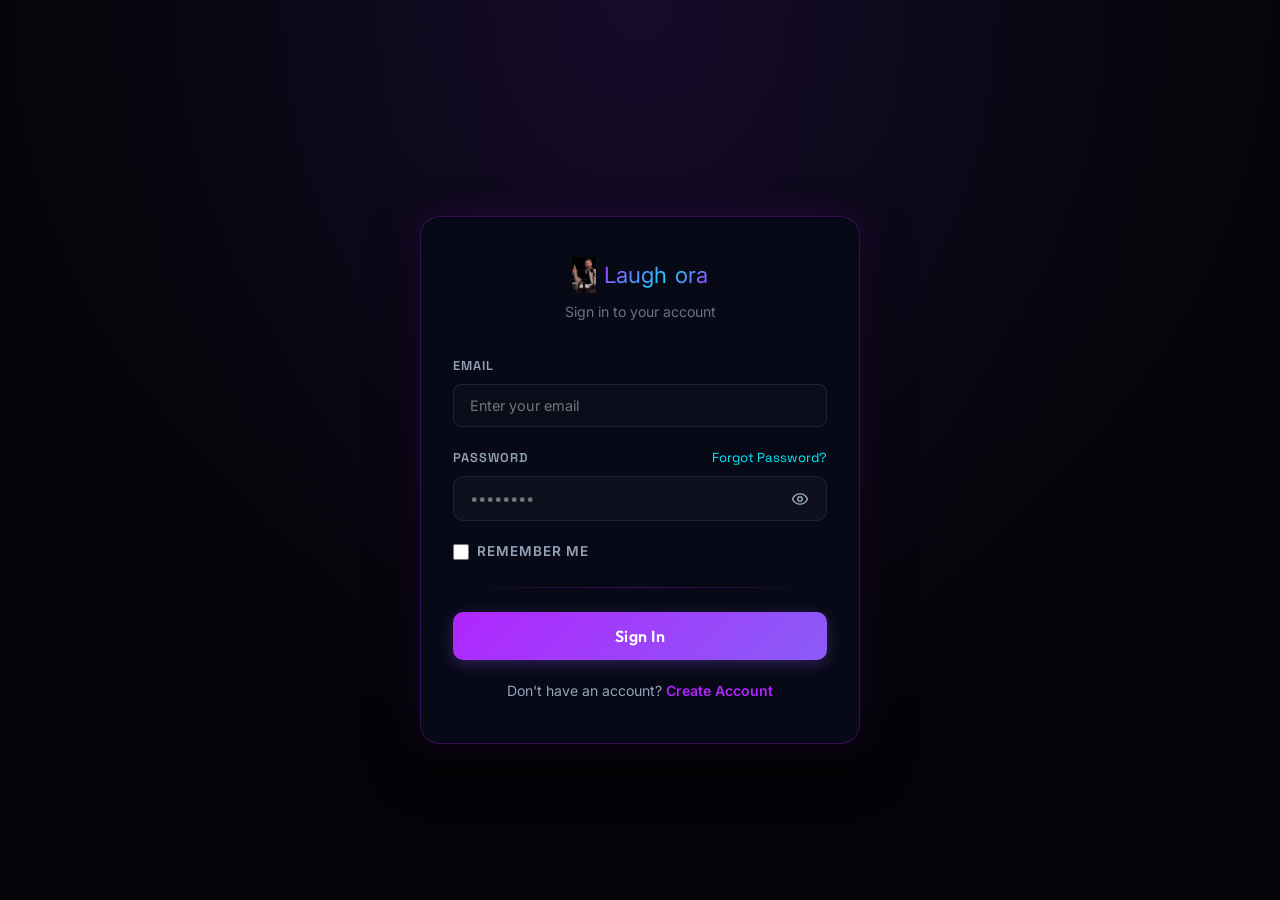
<file: login.html>
<!DOCTYPE html>
<html lang="en">
<head>
    <meta charset="UTF-8">
    <meta name="viewport" content="width=device-width, initial-scale=1.0">
    <title>Sign In — Laughora</title>
    <link rel="icon" type="image/png" href="assets/favicon.png">
    <link rel="preconnect" href="https://fonts.googleapis.com">
    <link rel="preconnect" href="https://fonts.gstatic.com" crossorigin>
    <link href="https://fonts.googleapis.com/css2?family=Inter:wght@300;400;500;600;700&family=Outfit:wght@400;500;600;700;800&family=Space+Grotesk:wght@400;500;600;700&display=swap" rel="stylesheet">
    <link rel="stylesheet" href="styles.css">
    <script>
        (function () {
            const theme = localStorage.getItem('theme') || 'dark';
            if (theme === 'light') document.documentElement.classList.add('light-theme');
        })();
    </script>
    <style>
        .auth-page {
            min-height: 100vh;
            display: flex;
            align-items: center;
            justify-content: center;
            padding: 120px 24px 60px;
            position: relative;
            background: radial-gradient(ellipse at 50% 0%, rgba(176,38,255,0.08) 0%, transparent 60%);
        }
        .auth-card {
            width: 100%;
            max-width: 440px;
            background: rgba(9, 10, 24, 0.95);
            border: 1px solid rgba(176, 38, 255, 0.25);
            box-shadow: 0 20px 50px rgba(0, 0, 0, 0.5), 0 0 30px rgba(176, 38, 255, 0.15);
            border-radius: 20px;
            padding: 40px 32px;
            backdrop-filter: blur(20px);
        }
        .auth-brand {
            text-align: center;
            margin-bottom: 32px;
        }
        .auth-brand .auth-logo {
            display: flex;
            align-items: center;
            justify-content: center;
            gap: 8px;
            margin-bottom: 8px;
        }
        .auth-brand .auth-logo img {
            height: 36px;
        }
        .auth-brand h1 {
            font-size: 1.6rem;
            margin-bottom: 4px;
        }
        .auth-brand h1 a {
            display: flex;
            align-items: center;
            justify-content: center;
            gap: 6px;
        }
        .auth-brand p {
            font-size: 0.88rem;
            color: var(--color-text-muted);
        }
        .auth-divider {
            height: 1px;
            background: linear-gradient(90deg, transparent, rgba(176,38,255,0.3), transparent);
            margin: 24px 0;
        }
        .auth-options {
            display: flex;
            align-items: center;
            justify-content: space-between;
            margin: 20px 0;
        }
        .auth-remember {
            display: flex;
            align-items: center;
            gap: 8px;
            font-size: 0.85rem;
            color: var(--color-text-slate);
            cursor: pointer;
        }
        .auth-remember input[type="checkbox"] {
            width: 16px;
            height: 16px;
            accent-color: var(--color-purple);
            cursor: pointer;
        }
        .auth-forgot {
            font-size: 0.82rem;
            color: var(--color-cyan);
            font-family: var(--font-alt);
            transition: color 0.2s ease, text-shadow 0.2s ease;
        }
        .auth-forgot:hover {
            color: var(--color-pink);
            text-shadow: var(--glow-pink);
        }
        .auth-switch {
            text-align: center;
            margin-top: 20px;
            font-size: 0.88rem;
            color: var(--color-text-slate);
        }
        .auth-switch a {
            color: var(--color-purple);
            font-weight: 600;
            transition: color 0.2s ease;
        }
        .auth-switch a:hover {
            color: var(--color-cyan);
        }
        .auth-error {
            display: none;
            background: rgba(255, 0, 127, 0.1);
            border: 1px solid rgba(255, 0, 127, 0.3);
            border-radius: 8px;
            padding: 10px 14px;
            font-size: 0.82rem;
            color: var(--color-pink);
            margin-bottom: 16px;
            text-align: center;
        }
        html.light-theme .auth-card {
            background: rgba(255, 255, 255, 0.95);
            border-color: rgba(139, 92, 246, 0.25);
            box-shadow: 0 20px 50px rgba(15, 23, 42, 0.08), 0 0 20px rgba(139, 92, 246, 0.08);
        }
    </style>
</head>
<body>


    <!-- Login Page -->
    <div class="auth-page">
        <div class="auth-card">
            <div class="auth-brand">
                <a href="index.html" class="auth-logo">
                    <img src="assets/logo.png" alt="Laughora">
                    <span class="logo-neon" style="font-size:1.4rem;">Laugh</span><span class="logo-accent" style="font-size:1.4rem;">ora</span>
                </a>
                <p>Sign in to your account</p>
            </div>

            <div class="auth-error" id="loginError"></div>

            <form id="loginForm">
                <div class="neon-form-group">
                    <label>Email</label>
                    <input type="email" id="loginEmail" class="neon-input" placeholder="Enter your email" required>
                </div>
                <div class="neon-form-group">
                    <div style="display:flex;justify-content:space-between;align-items:center;margin-bottom:8px;">
                        <label style="margin-bottom:0;">Password</label>
                        <a href="#" class="auth-forgot" id="forgotLink">Forgot Password?</a>
                    </div>
                    <div class="neon-password-wrapper">
                        <input type="password" id="loginPassword" class="neon-input" placeholder="••••••••" required>
                        <button type="button" class="password-toggle-btn" aria-label="Toggle password visibility">
                            <svg class="eye-icon" width="18" height="18" viewBox="0 0 24 24" fill="none" stroke="currentColor" stroke-width="2" stroke-linecap="round" stroke-linejoin="round">
                                <path d="M2 12s3-7 10-7 10 7 10 7-3 7-10 7-10-7-10-7Z"></path><circle cx="12" cy="12" r="3"></circle>
                            </svg>
                        </button>
                    </div>
                </div>

                <label class="auth-remember">
                    <input type="checkbox" id="rememberMe"> Remember me
                </label>

                <div class="auth-divider"></div>

                <button type="submit" class="neon-btn">Sign In</button>
            </form>

            <div class="auth-switch">
                Don't have an account? <a href="signup.html">Create Account</a>
            </div>
        </div>
    </div>



    <script src="script.js"></script>
    <script>
        (function() {
            const form = document.getElementById('loginForm');
            const errorDiv = document.getElementById('loginError');
            const emailInput = document.getElementById('loginEmail');
            const passwordInput = document.getElementById('loginPassword');
            const rememberMe = document.getElementById('rememberMe');
            const forgotLink = document.getElementById('forgotLink');

            // Load saved email if "remember me" was checked
            const savedEmail = localStorage.getItem('rememberedEmail');
            if (savedEmail) {
                emailInput.value = savedEmail;
                rememberMe.checked = true;
            }

            // Password toggle
            document.querySelector('.password-toggle-btn')?.addEventListener('click', function() {
                const wrapper = this.closest('.neon-password-wrapper');
                const input = wrapper.querySelector('input');
                if (input.type === 'password') {
                    input.type = 'text';
                    this.innerHTML = `<svg class="eye-icon" width="18" height="18" viewBox="0 0 24 24" fill="none" stroke="currentColor" stroke-width="2" stroke-linecap="round" stroke-linejoin="round"><path d="M9.88 9.88a3 3 0 1 0 4.24 4.24"></path><path d="M10.73 5.08A10.43 10.43 0 0 1 12 5c7 0 10 7 10 7a13.16 13.16 0 0 1-1.67 2.68"></path><path d="M6.61 6.61A13.52 13.52 0 0 0 2 12s3 7 10 7a9.74 9.74 0 0 0 5.39-1.61"></path><line x1="2" y1="2" x2="22" y2="22"></line></svg>`;
                } else {
                    input.type = 'password';
                    this.innerHTML = `<svg class="eye-icon" width="18" height="18" viewBox="0 0 24 24" fill="none" stroke="currentColor" stroke-width="2" stroke-linecap="round" stroke-linejoin="round"><path d="M2 12s3-7 10-7 10 7 10 7-3 7-10 7-10-7-10-7Z"></path><circle cx="12" cy="12" r="3"></circle></svg>`;
                }
            });

            // Forgot password link
            forgotLink.addEventListener('click', function(e) {
                e.preventDefault();
                const email = emailInput.value.trim();
                if (!email) {
                    errorDiv.textContent = 'Please enter your email address first.';
                    errorDiv.style.display = 'block';
                    return;
                }
                // Simulated password recovery
                const regEmail = localStorage.getItem('registeredEmail');
                if (regEmail && email.toLowerCase() === regEmail.toLowerCase()) {
                    localStorage.setItem('registeredPassword', 'neon123');
                } else {
                    localStorage.setItem('registeredEmail', email);
                    localStorage.setItem('registeredPassword', 'neon123');
                    localStorage.setItem('registeredName', 'Comedy Fan');
                    localStorage.setItem('registeredRole', 'user');
                }
                alert('A recovery link has been sent to ' + email + ' (simulated: password reset to "neon123")');
            });

            // Form submission
            form.addEventListener('submit', function(e) {
                e.preventDefault();
                errorDiv.style.display = 'none';

                const email = emailInput.value.trim();
                const password = passwordInput.value;

                // Remember me — persist session
                const persist = rememberMe.checked;
                if (persist) {
                    localStorage.setItem('rememberedEmail', email);
                } else {
                    localStorage.removeItem('rememberedEmail');
                }
                localStorage.setItem('isLoggedIn', persist ? 'true' : 'true');

                const regEmail = localStorage.getItem('registeredEmail');
                const regPassword = localStorage.getItem('registeredPassword');
                const regRole = localStorage.getItem('registeredRole');
                const regName = localStorage.getItem('registeredName');

                let currentRole = 'user';
                let currentName = 'Comedy Fan';

                if (regEmail && email.toLowerCase() === regEmail.toLowerCase()) {
                    if (password === regPassword) {
                        currentRole = regRole || 'user';
                        currentName = regName || 'Comedy Fan';
                    } else {
                        errorDiv.textContent = 'Invalid password. Please try again.';
                        errorDiv.style.display = 'block';
                        return;
                    }
                } else {
                    if (email.toLowerCase().includes('admin')) {
                        currentRole = 'admin';
                        currentName = 'Cosmic Admin';
                    }
                }

                localStorage.setItem('currentUserRole', currentRole);
                localStorage.setItem('currentUserName', currentName);

                // Redirect to dashboard based on role
                window.location.href = currentRole === 'admin' ? 'admin-dashboard.html' : 'user-dashboard.html';
            });
        })();
    </script>
</body>
</html>
</file>
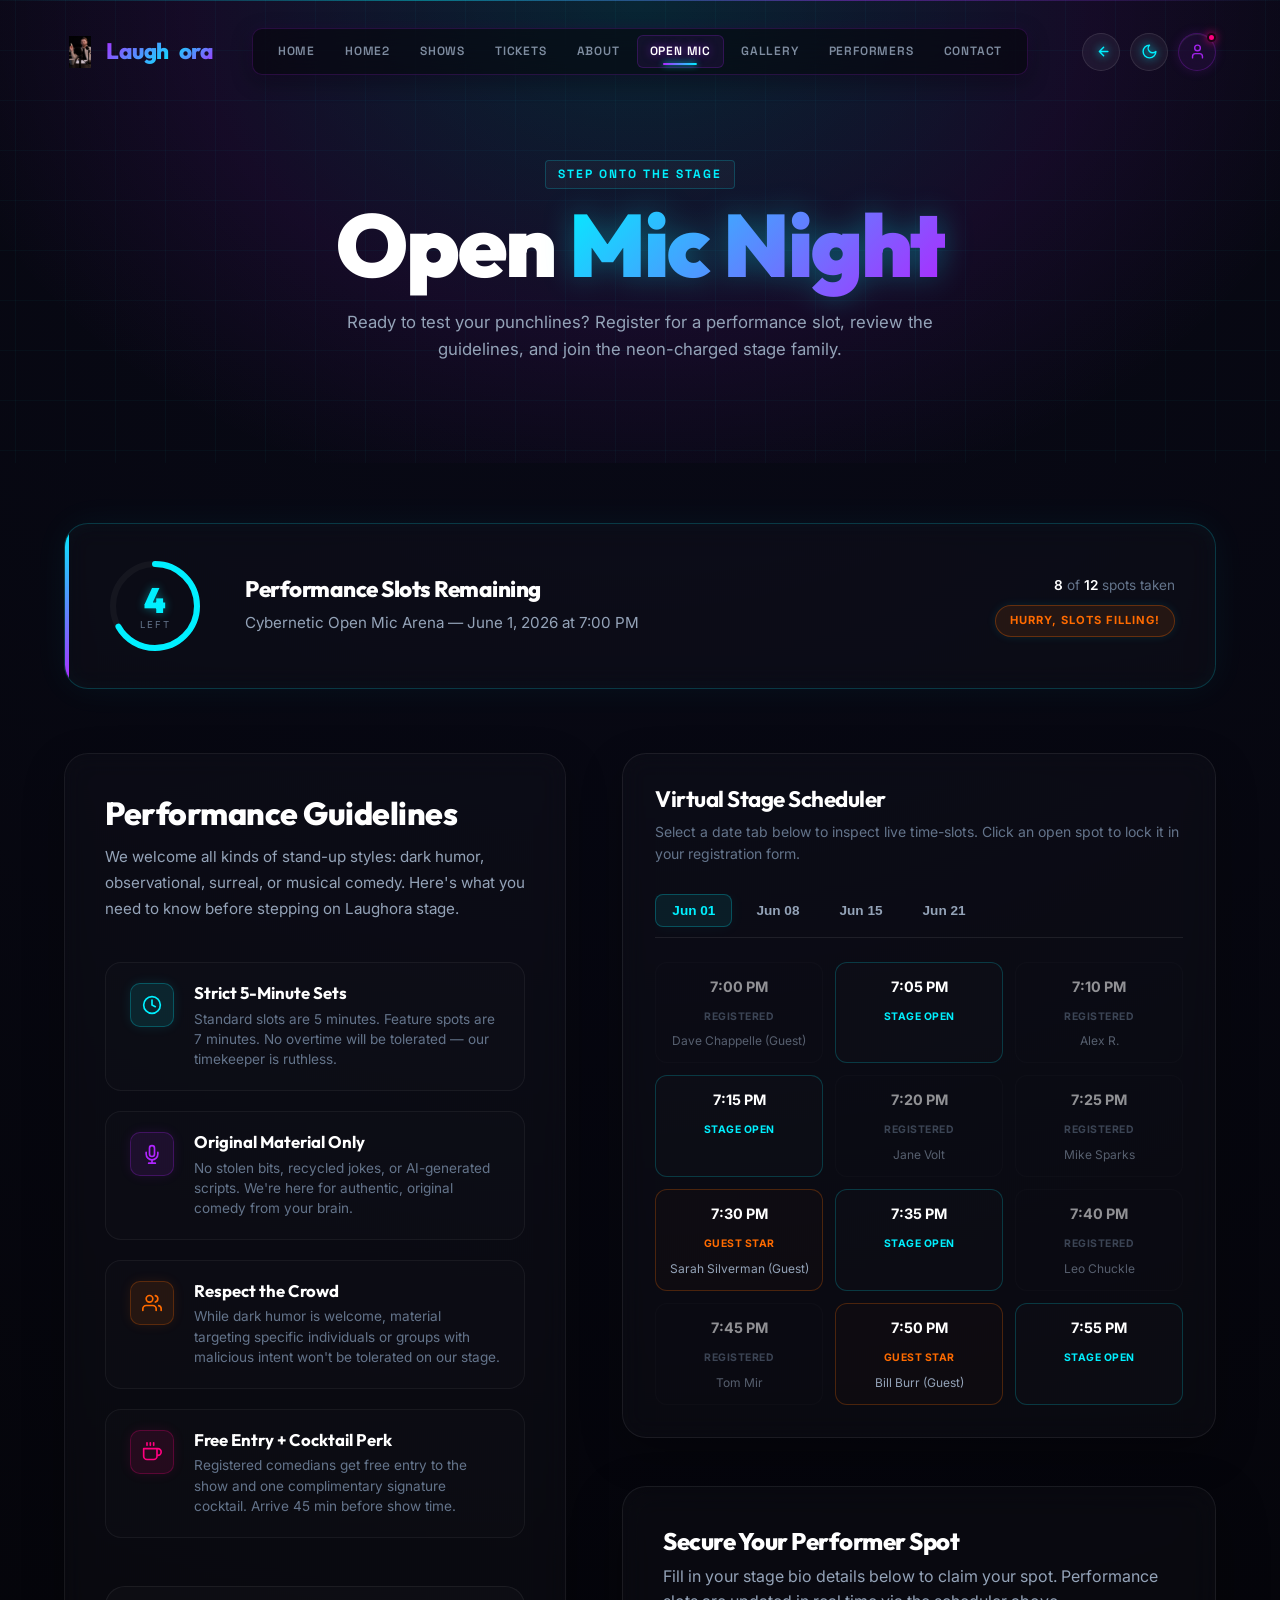
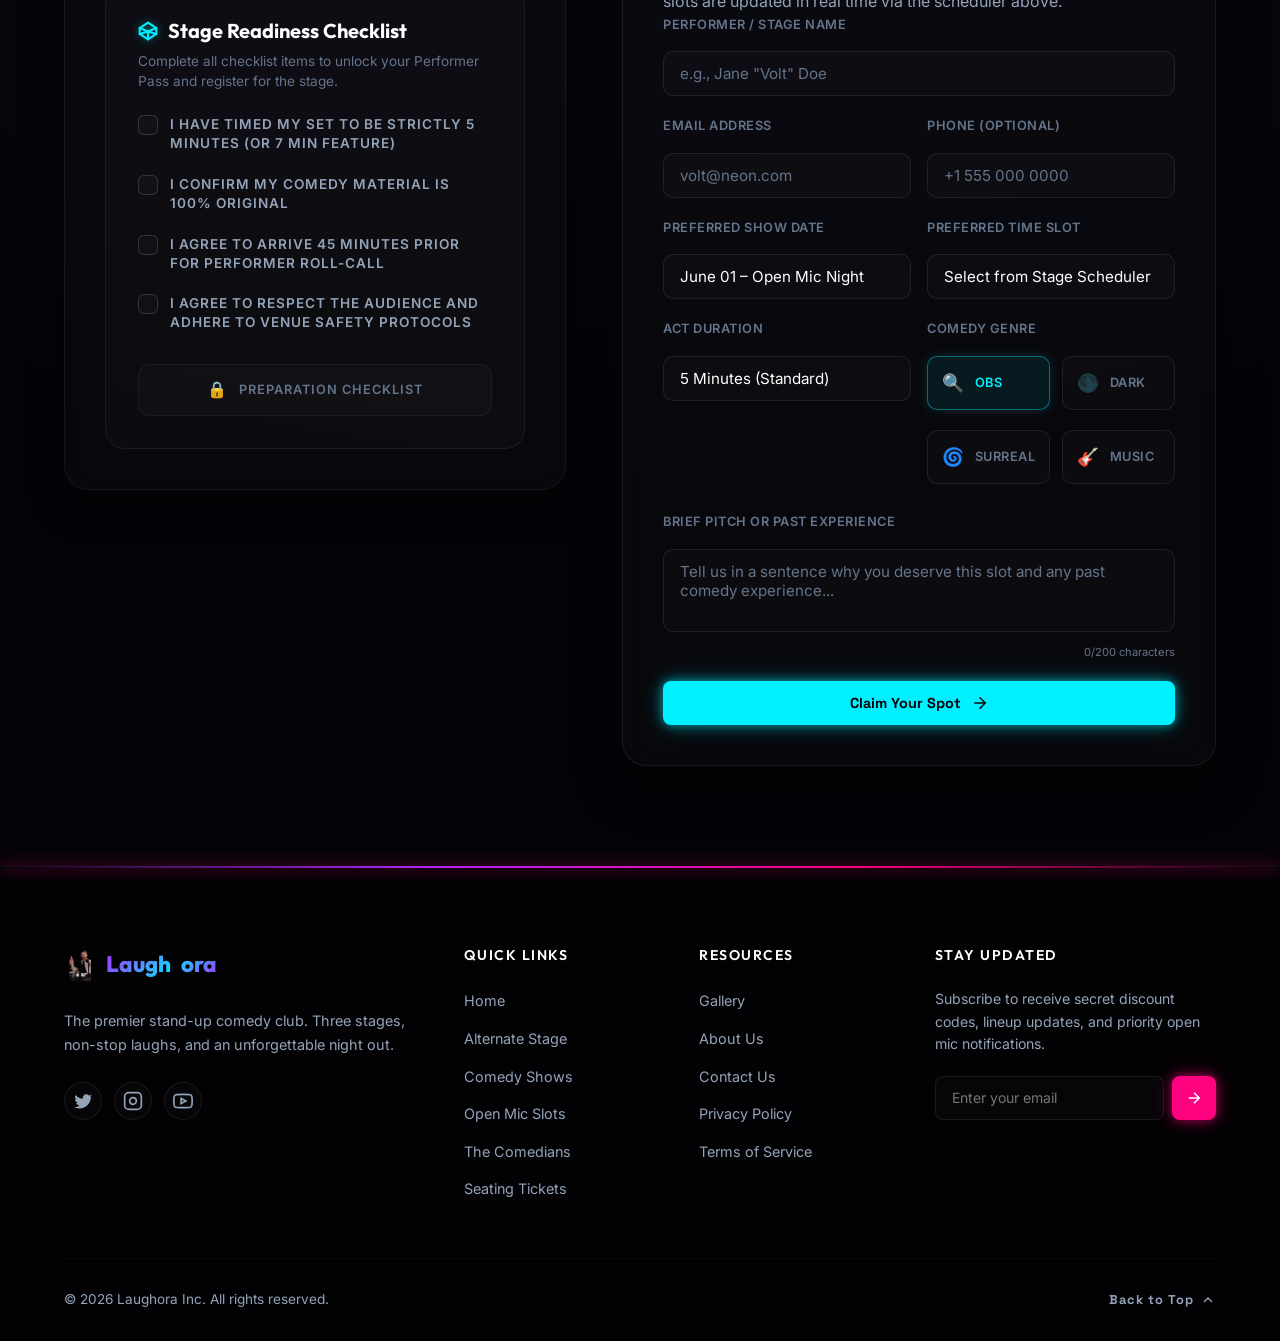
<file: openmic.html>
<!DOCTYPE html>
<html lang="en">

<head>
    <meta charset="UTF-8">
    <meta name="viewport" content="width=device-width, initial-scale=1.0">
    <title>Laughora | Open Mic Night Registration</title>
    <meta name="description" content="Sign up for Laughora's Open Mic Night. Register your performance spot, submit your act details, and step into the neon spotlight.">
    <link rel="icon" type="image/png" href="assets/favicon.png">
    <link rel="preconnect" href="https://fonts.googleapis.com">
    <link rel="preconnect" href="https://fonts.gstatic.com" crossorigin>
    <link href="https://fonts.googleapis.com/css2?family=Inter:wght@300;400;500;600;700&family=Outfit:wght@400;500;600;700;800;900&family=Space+Grotesk:wght@400;500;600;700;800&display=swap" rel="stylesheet">
    <link rel="stylesheet" href="styles.css">
    <!-- Inline blocking theme loader -->
    <script>
        (function () {
            const theme = localStorage.getItem('theme') || 'dark';
            if (theme === 'light') {
                document.documentElement.classList.add('light-theme');
            }
        })();
    </script>
    <style>
        /* Base and Utility Overrides */
        :root {
            --ring-circumference: 263.89; /* 2 * PI * 42 */
            
            /* Status Pill Variables */
            --pill-color-cyan: var(--color-cyan);
            --pill-bg-cyan: rgba(0, 240, 255, 0.1);
            --pill-border-cyan: rgba(0, 240, 255, 0.3);
            
            --pill-color-orange: var(--color-orange);
            --pill-bg-orange: rgba(255, 107, 0, 0.1);
            --pill-border-orange: rgba(255, 107, 0, 0.3);
            
            --pill-color-pink: var(--color-pink);
            --pill-bg-pink: rgba(255, 0, 127, 0.1);
            --pill-border-pink: rgba(255, 0, 127, 0.3);
        }

        /* Page Hero Redesign */
        .page-hero {
            padding: 160px 24px 100px;
            text-align: center;
            position: relative;
            overflow: hidden;
            background: radial-gradient(ellipse at 50% 0%, rgba(0, 240, 255, 0.12) 0%, rgba(176, 38, 255, 0.08) 50%, transparent 80%);
        }

        .page-hero::before {
            content: '';
            position: absolute;
            top: 0; left: 0; right: 0;
            height: 1px;
            background: linear-gradient(90deg, transparent, var(--color-cyan), var(--color-purple), transparent);
            opacity: 0.4;
        }

        .hero-grid-overlay {
            position: absolute;
            inset: 0;
            background-image: linear-gradient(rgba(0, 240, 255, 0.03) 1px, transparent 1px),
                              linear-gradient(90deg, rgba(0, 240, 255, 0.03) 1px, transparent 1px);
            background-size: 50px 50px;
            background-position: center top;
            pointer-events: none;
            z-index: 1;
        }

        .page-hero-title {
            font-size: clamp(2.8rem, 7vw, 5.5rem);
            font-weight: 900;
            color: var(--color-text-white);
            margin-bottom: 1.25rem;
            letter-spacing: -2px;
            line-height: 1;
            font-family: var(--font-heading);
            position: relative;
            z-index: 2;
        }

        .page-hero-title span {
            background: linear-gradient(135deg, var(--color-cyan), var(--color-purple));
            -webkit-background-clip: text;
            -webkit-text-fill-color: transparent;
            background-clip: text;
            filter: drop-shadow(0 0 15px rgba(0, 240, 255, 0.3));
        }

        .page-hero p {
            position: relative;
            z-index: 2;
            max-width: 600px;
            margin: 0 auto;
            font-size: 1.05rem;
            color: var(--color-text-slate);
        }

        .openmic-page { padding: 60px 0 100px; }

        /* Spots Ticker Card Redesign */
        .spots-ticker {
            display: grid;
            grid-template-columns: auto 1fr auto;
            align-items: center;
            gap: 2.5rem;
            background: rgba(255, 255, 255, 0.02);
            border: 1px solid rgba(0, 240, 255, 0.2);
            box-shadow: 0 0 35px rgba(0, 240, 255, 0.05), inset 0 0 20px rgba(0, 240, 255, 0.03);
            border-radius: 24px;
            padding: 2rem 2.5rem;
            margin-bottom: 4rem;
            position: relative;
            overflow: hidden;
            backdrop-filter: blur(12px);
        }

        .spots-ticker::before {
            content: '';
            position: absolute;
            top: 0; left: 0; width: 4px; height: 100%;
            background: linear-gradient(to bottom, var(--color-cyan), var(--color-purple));
        }

        .spots-circle-progress {
            position: relative;
            width: 100px;
            height: 100px;
            display: flex;
            align-items: center;
            justify-content: center;
        }

        .progress-ring-svg {
            transform: rotate(-90deg);
        }

        .progress-ring-bg {
            stroke: rgba(255, 255, 255, 0.04);
        }

        .progress-ring-fill {
            stroke-linecap: round;
            transition: stroke-dashoffset 0.6s cubic-bezier(0.4, 0, 0.2, 1);
        }

        .progress-ring-text {
            position: absolute;
            display: flex;
            flex-direction: column;
            align-items: center;
            justify-content: center;
            line-height: 1;
        }

        .progress-ring-text .spots-count {
            font-size: 2.2rem;
            font-weight: 900;
            color: var(--color-cyan);
            font-family: var(--font-heading);
            text-shadow: 0 0 10px rgba(0, 240, 255, 0.4);
        }

        .progress-ring-text .spots-label {
            font-size: 0.6rem;
            text-transform: uppercase;
            letter-spacing: 2px;
            color: var(--color-text-muted);
            margin-top: 2px;
        }

        .spots-ticker-info h3 {
            font-size: 1.4rem;
            font-weight: 800;
            color: var(--color-text-white);
            margin-bottom: 0.5rem;
            letter-spacing: -0.5px;
        }

        .spots-ticker-info p {
            font-size: 0.95rem;
            color: var(--color-text-slate);
        }

        .spots-progress-details {
            display: flex;
            flex-direction: column;
            align-items: flex-end;
            gap: 8px;
            text-align: right;
        }

        .spots-details-label {
            font-size: 0.85rem;
            color: var(--color-text-muted);
        }

        .spots-details-label span {
            color: var(--color-text-white);
            font-weight: 600;
        }

        .spots-status-pill {
            background: rgba(0, 240, 255, 0.1);
            border: 1px solid rgba(0, 240, 255, 0.3);
            color: var(--color-cyan);
            font-size: 0.7rem;
            font-weight: 700;
            text-transform: uppercase;
            letter-spacing: 1px;
            padding: 6px 14px;
            border-radius: 100px;
            box-shadow: 0 0 10px rgba(0, 240, 255, 0.1);
        }

        .openmic-main-layout {
            display: grid;
            grid-template-columns: 1.1fr 1.3fr;
            gap: 3.5rem;
            align-items: start;
        }

        .guidelines-panel {
            background: rgba(255, 255, 255, 0.02);
            border: 1px solid rgba(255, 255, 255, 0.06);
            border-radius: 24px;
            padding: 2.5rem;
            margin-bottom: 3rem;
            box-shadow: 0 15px 40px rgba(0, 0, 0, 0.3);
            backdrop-filter: blur(12px);
            transition: all var(--transition-smooth);
        }

        /* Guideline Cards (Terminal Style) */
        .guidelines-panel h2 {
            font-size: 2rem;
            font-weight: 800;
            color: var(--color-text-white);
            margin-bottom: 0.75rem;
            letter-spacing: -0.5px;
        }

        .guidelines-panel > p {
            color: var(--color-text-slate);
            font-size: 0.95rem;
            line-height: 1.7;
            margin-bottom: 2.5rem;
        }

        .guidelines-list {
            list-style: none;
            display: grid;
            grid-template-columns: 1fr;
            gap: 1.25rem;
            margin-bottom: 3rem;
            padding: 0;
        }

        .guideline-card {
            background: rgba(255, 255, 255, 0.01);
            border: 1px solid rgba(255, 255, 255, 0.05);
            border-radius: 16px;
            padding: 1.25rem 1.5rem;
            display: flex;
            gap: 1.25rem;
            transition: all var(--transition-smooth);
            position: relative;
            cursor: default;
        }

        .guideline-card::after {
            content: '';
            position: absolute;
            inset: 0;
            border-radius: 16px;
            background: linear-gradient(135deg, rgba(var(--card-accent-rgb), 0.05), transparent 60%);
            opacity: 0;
            transition: opacity 0.3s ease;
            pointer-events: none;
        }

        .guideline-card:hover {
            transform: translateX(6px);
            border-color: rgba(var(--card-accent-rgb), 0.25);
            box-shadow: 0 10px 30px rgba(0, 0, 0, 0.3);
        }

        .guideline-card:hover::after {
            opacity: 1;
        }

        .guideline-card.gl-cyan { --card-accent-rgb: 0, 240, 255; }
        .guideline-card.gl-purple { --card-accent-rgb: 176, 38, 255; }
        .guideline-card.gl-orange { --card-accent-rgb: 255, 107, 0; }
        .guideline-card.gl-pink { --card-accent-rgb: 255, 0, 127; }

        .guideline-icon-box {
            width: 44px;
            height: 44px;
            border-radius: 10px;
            display: flex;
            align-items: center;
            justify-content: center;
            flex-shrink: 0;
            background: rgba(var(--card-accent-rgb), 0.1);
            border: 1px solid rgba(var(--card-accent-rgb), 0.25);
            color: rgb(var(--card-accent-rgb));
            box-shadow: 0 0 12px rgba(var(--card-accent-rgb), 0.1);
        }

        .guideline-text h4 {
            font-size: 1.05rem;
            font-weight: 700;
            color: var(--color-text-white);
            margin-bottom: 0.35rem;
        }

        .guideline-text p {
            font-size: 0.85rem;
            color: var(--color-text-muted);
            line-height: 1.5;
            margin: 0;
        }

        /* Stage Readiness Tracker */
        .readiness-panel {
            background: rgba(255, 255, 255, 0.02);
            border: 1px solid rgba(255, 255, 255, 0.06);
            border-radius: 20px;
            padding: 2rem;
            position: relative;
            overflow: hidden;
            transition: border-color var(--transition-smooth);
        }

        .readiness-panel h3 {
            font-size: 1.25rem;
            color: var(--color-text-white);
            margin-bottom: 0.5rem;
            display: flex;
            align-items: center;
            gap: 10px;
        }

        .readiness-panel h3 svg {
            color: var(--color-cyan);
            filter: drop-shadow(0 0 5px rgba(0, 240, 255, 0.4));
        }

        .readiness-panel p {
            font-size: 0.85rem;
            color: var(--color-text-muted);
            margin-bottom: 1.5rem;
            line-height: 1.5;
        }

        .checklist-grid {
            display: flex;
            flex-direction: column;
            gap: 0.85rem;
            margin-bottom: 1.5rem;
        }

        .check-item {
            display: flex;
            align-items: flex-start;
            gap: 12px;
            cursor: pointer;
            position: relative;
        }

        .check-item input[type="checkbox"] {
            position: absolute;
            opacity: 0;
            width: 0; height: 0;
        }

        .check-box {
            width: 20px;
            height: 20px;
            border-radius: 6px;
            border: 1px solid rgba(255, 255, 255, 0.15);
            background: rgba(255, 255, 255, 0.02);
            display: flex;
            align-items: center;
            justify-content: center;
            flex-shrink: 0;
            transition: var(--transition-fast);
        }

        .check-item:hover .check-box {
            border-color: var(--color-cyan);
            background: rgba(0, 240, 255, 0.03);
        }

        .check-item input:checked + .check-box {
            background: var(--color-cyan);
            border-color: var(--color-cyan);
            box-shadow: 0 0 10px rgba(0, 240, 255, 0.4);
        }

        .check-box::before {
            content: '✓';
            color: #040408;
            font-size: 0.8rem;
            font-weight: 900;
            opacity: 0;
            transform: scale(0.6);
            transition: var(--transition-fast);
        }

        .check-item input:checked + .check-box::before {
            opacity: 1;
            transform: scale(1);
        }

        .check-label {
            font-size: 0.85rem;
            color: var(--color-text-slate);
            line-height: 1.4;
            transition: var(--transition-fast);
        }

        .check-item input:checked ~ .check-label {
            color: var(--color-text-white);
        }

        .readiness-badge-wrap {
            display: flex;
            align-items: center;
            justify-content: center;
            gap: 12px;
            background: rgba(255, 255, 255, 0.02);
            border: 1px solid rgba(255, 255, 255, 0.05);
            padding: 12px;
            border-radius: 12px;
            transition: all 0.4s ease;
        }

        .readiness-badge-wrap.unlocked {
            background: rgba(0, 255, 136, 0.06);
            border-color: rgba(0, 255, 136, 0.3);
            box-shadow: 0 0 15px rgba(0, 255, 136, 0.1);
        }

        .badge-lock-icon {
            display: flex;
            align-items: center;
            justify-content: center;
            transition: var(--transition-fast);
        }

        .readiness-badge-wrap.unlocked .badge-lock-icon {
            color: #00ff88;
            filter: drop-shadow(0 0 5px rgba(0, 255, 136, 0.4));
        }

        .badge-text {
            font-size: 0.8rem;
            font-weight: 600;
            color: var(--color-text-muted);
            letter-spacing: 1px;
            text-transform: uppercase;
        }

        .readiness-badge-wrap.unlocked .badge-text {
            color: #00ff88;
            font-weight: 700;
            text-shadow: 0 0 8px rgba(0, 255, 136, 0.3);
        }

        /* Scheduler Console */
        .scheduler-panel {
            background: rgba(255, 255, 255, 0.02);
            border: 1px solid rgba(255, 255, 255, 0.07);
            border-radius: 24px;
            padding: 2rem;
            margin-bottom: 3rem;
            box-shadow: 0 15px 40px rgba(0, 0, 0, 0.3);
            backdrop-filter: blur(12px);
        }

        .scheduler-panel h3 {
            font-size: 1.4rem;
            color: var(--color-text-white);
            margin-bottom: 0.5rem;
            letter-spacing: -0.5px;
        }

        .scheduler-panel p {
            font-size: 0.875rem;
            color: var(--color-text-muted);
            margin-bottom: 1.75rem;
        }

        .sched-tabs {
            display: flex;
            gap: 0.5rem;
            border-bottom: 1px solid rgba(255, 255, 255, 0.08);
            padding-bottom: 10px;
            margin-bottom: 1.5rem;
            overflow-x: auto;
        }

        .sched-tab-btn {
            background: transparent;
            border: none;
            padding: 8px 16px;
            border-radius: 8px;
            color: var(--color-text-slate);
            font-weight: 600;
            font-size: 0.85rem;
            cursor: pointer;
            transition: var(--transition-fast);
            white-space: nowrap;
        }

        .sched-tab-btn:hover {
            color: var(--color-text-white);
            background: rgba(255, 255, 255, 0.03);
        }

        .sched-tab-btn.active {
            background: rgba(0, 240, 255, 0.08);
            color: var(--color-cyan);
            border: 1px solid rgba(0, 240, 255, 0.25);
            box-shadow: 0 0 15px rgba(0, 240, 255, 0.05);
        }

        .sched-grid {
            display: grid;
            grid-template-columns: repeat(3, 1fr);
            gap: 0.75rem;
        }

        .sched-slot {
            border-radius: 12px;
            padding: 12px;
            background: rgba(255, 255, 255, 0.01);
            border: 1px solid rgba(255, 255, 255, 0.05);
            transition: all var(--transition-smooth);
            text-align: center;
            position: relative;
            overflow: hidden;
        }

        .sched-slot.available {
            cursor: pointer;
            border-color: rgba(0, 240, 255, 0.2);
        }

        .sched-slot.available:hover {
            transform: translateY(-3px);
            border-color: var(--color-cyan);
            background: rgba(0, 240, 255, 0.04);
            box-shadow: 0 5px 15px rgba(0, 240, 255, 0.1);
        }

        .sched-slot.available.selected-slot {
            border-color: var(--color-cyan);
            background: rgba(0, 240, 255, 0.1);
            box-shadow: 0 0 15px rgba(0, 240, 255, 0.25);
        }

        .sched-slot.taken {
            opacity: 0.55;
            background: rgba(255, 255, 255, 0.005);
            border-color: rgba(255, 255, 255, 0.03);
            cursor: not-allowed;
        }

        .sched-slot.guest {
            border-color: rgba(255, 107, 0, 0.25);
            background: rgba(255, 107, 0, 0.02);
        }

        .slot-time {
            display: block;
            font-size: 0.9rem;
            font-weight: 700;
            color: var(--color-text-white);
            margin-bottom: 4px;
        }

        .slot-status {
            font-size: 0.65rem;
            font-weight: 700;
            text-transform: uppercase;
            letter-spacing: 0.5px;
            display: inline-block;
        }

        .sched-slot.available .slot-status { color: var(--color-cyan); }
        .sched-slot.taken .slot-status { color: var(--color-text-muted); }
        .sched-slot.guest .slot-status { color: var(--color-orange); }

        .slot-performer {
            display: block;
            font-size: 0.75rem;
            color: var(--color-text-slate);
            white-space: nowrap;
            text-overflow: ellipsis;
            overflow: hidden;
            margin-top: 4px;
        }

        /* Glassmorphism Performer Registration Form */
        .registration-panel {
            background: rgba(255, 255, 255, 0.02);
            border: 1px solid rgba(255, 255, 255, 0.07);
            border-radius: 24px;
            padding: 2.5rem;
            box-shadow: 0 20px 50px rgba(0, 0, 0, 0.4);
            backdrop-filter: blur(16px);
            -webkit-backdrop-filter: blur(16px);
            position: relative;
        }

        .registration-panel.disabled-form {
            pointer-events: none;
            user-select: none;
        }

        .registration-panel.disabled-form::after {
            content: '🔒 Complete Guidelines Readiness Checklist to Unlock Form';
            position: absolute;
            inset: 0;
            display: flex;
            align-items: center;
            justify-content: center;
            background: rgba(4, 4, 8, 0.65);
            color: var(--color-cyan);
            font-weight: 700;
            font-size: 1.1rem;
            text-align: center;
            padding: 2rem;
            border-radius: 24px;
            z-index: 10;
            backdrop-filter: blur(4px);
            -webkit-backdrop-filter: blur(4px);
        }

        .registration-panel h3 {
            font-size: 1.5rem;
            font-weight: 800;
            color: var(--color-text-white);
            margin-bottom: 0.5rem;
            letter-spacing: -0.5px;
        }

        .registration-panel > p {
            font-size: 0.875rem;
            color: var(--color-text-muted);
            margin-bottom: 2rem;
            line-height: 1.5;
        }

        /* Form Styles Override */
        .form-group label {
            font-size: 0.8rem;
            color: var(--color-text-muted);
            font-weight: 600;
            margin-bottom: 8px;
            text-transform: uppercase;
            letter-spacing: 0.5px;
        }

        .form-group input[type="text"],
        .form-group input[type="email"],
        .form-group input[type="tel"],
        .form-group select,
        .form-group textarea {
            background: rgba(255, 255, 255, 0.02);
            border: 1px solid rgba(255, 255, 255, 0.08);
            border-radius: 10px;
            color: var(--color-text-white);
            padding: 12px 16px;
            font-size: 0.95rem;
            transition: all var(--transition-fast);
        }

        .form-group input:focus,
        .form-group select:focus,
        .form-group textarea:focus {
            border-color: var(--color-cyan);
            background: rgba(255, 255, 255, 0.04);
            box-shadow: 0 0 15px rgba(0, 240, 255, 0.25);
            outline: none;
        }

        .form-grid-2 {
            display: grid;
            grid-template-columns: 1fr 1fr;
            gap: 1rem;
        }

        /* Genre radio selector redesign */
        .comedy-genre-grid {
            display: grid;
            grid-template-columns: repeat(2, 1fr);
            gap: 0.75rem;
        }

        .genre-option {
            position: relative;
        }

        .genre-option input[type="radio"] {
            position: absolute;
            opacity: 0;
            width: 0; height: 0;
        }

        .genre-label {
            background: rgba(255, 255, 255, 0.02);
            border: 1px solid rgba(255, 255, 255, 0.08);
            border-radius: 10px;
            padding: 12px 14px;
            display: flex;
            align-items: center;
            gap: 10px;
            cursor: pointer;
            font-size: 0.85rem;
            color: var(--color-text-slate);
            transition: all var(--transition-fast);
            font-weight: 500;
        }

        .genre-option input:checked + .genre-label {
            background: rgba(0, 240, 255, 0.08);
            border-color: rgba(0, 240, 255, 0.4);
            color: var(--color-cyan);
            box-shadow: 0 0 12px rgba(0, 240, 255, 0.15);
        }

        .genre-emoji {
            font-size: 1.1rem;
        }

        .char-counter {
            font-size: 0.7rem;
            color: var(--color-text-muted);
            text-align: right;
            margin-top: 4px;
        }

        /* Performer Pass (Success state redesign) */
        .reg-success {
            text-align: center;
            padding: 1.5rem 0.5rem;
        }

        .rs-icon {
            width: 80px;
            height: 80px;
            border-radius: 50%;
            background: rgba(0, 255, 136, 0.1);
            border: 2px solid rgba(0, 255, 136, 0.3);
            display: flex;
            align-items: center;
            justify-content: center;
            margin: 0 auto 1.5rem;
            color: #00ff88;
            box-shadow: 0 0 25px rgba(0, 255, 136, 0.15);
        }

        .performer-pass {
            background: radial-gradient(circle at top left, rgba(0,240,255,0.06), rgba(176,38,255,0.06)), rgba(0,0,0,0.5);
            border: 1px solid rgba(255, 255, 255, 0.08);
            border-radius: 16px;
            padding: 1.5rem;
            margin: 2rem 0;
            position: relative;
            text-align: left;
            overflow: hidden;
            box-shadow: 0 10px 30px rgba(0,0,0,0.5);
        }

        .performer-pass::before {
            content: '';
            position: absolute;
            top: 0; left: 0; right: 0; height: 3px;
            background: linear-gradient(90deg, var(--color-cyan), var(--color-purple));
        }

        .pass-header {
            display: flex;
            justify-content: space-between;
            align-items: center;
            border-bottom: 1px dashed rgba(255,255,255,0.15);
            padding-bottom: 12px;
            margin-bottom: 16px;
        }

        .pass-title {
            font-size: 0.65rem;
            font-weight: 700;
            letter-spacing: 2px;
            color: var(--color-cyan);
            text-transform: uppercase;
        }

        .pass-no {
            font-family: monospace;
            font-size: 0.75rem;
            color: var(--color-text-muted);
        }

        .pass-grid {
            display: grid;
            grid-template-columns: 1fr 1fr;
            gap: 12px 20px;
        }

        .pass-field label {
            font-size: 0.65rem;
            text-transform: uppercase;
            letter-spacing: 1px;
            color: var(--color-text-muted);
            display: block;
            margin-bottom: 2px;
        }

        .pass-field span {
            font-size: 0.9rem;
            font-weight: 700;
            color: var(--color-text-white);
        }

        .pass-footer {
            margin-top: 1.5rem;
            background: rgba(0, 240, 255, 0.05);
            border: 1px solid rgba(0, 240, 255, 0.15);
            border-radius: 10px;
            padding: 10px 14px;
            font-size: 0.78rem;
            color: var(--color-text-slate);
            line-height: 1.4;
        }

        .pass-footer strong {
            color: var(--color-cyan);
        }

        /* Responsiveness Media Queries */
        @media (max-width: 990px) {
            .openmic-main-layout {
                grid-template-columns: 1fr;
                gap: 3rem;
            }
            .openmic-main-layout > * {
                min-width: 0;
            }
        }

        @media (max-width: 768px) {
            .spots-ticker {
                display: flex;
                flex-direction: column;
                align-items: center;
                justify-content: center;
                text-align: center;
                gap: 1.25rem;
                padding: 1.5rem;
            }
            .spots-circle-progress {
                margin: 0 auto;
            }
            .spots-progress-details {
                display: flex;
                flex-direction: column;
                align-items: center;
                text-align: center;
            }
        }

        @media (max-width: 600px) {
            .form-grid-2, .comedy-genre-grid { grid-template-columns: 1fr; }
        }

        @media (max-width: 480px) {
            .spots-ticker {
                padding: 1.25rem 1rem;
                gap: 1rem;
                margin-bottom: 2.5rem;
            }
            .spots-ticker-info h3 {
                font-size: 1.2rem;
            }
            .guidelines-panel h2 {
                font-size: 1.6rem;
                line-height: 1.2;
                word-wrap: break-word;
                overflow-wrap: break-word;
            }
            .guidelines-panel > p {
                margin-bottom: 1.5rem;
            }
            .guideline-card {
                padding: 1rem;
                gap: 0.85rem;
            }
            .guideline-icon-box {
                width: 38px;
                height: 38px;
            }
            .guidelines-panel, .readiness-panel, .scheduler-panel, .registration-panel {
                padding: 1.25rem 1rem;
                margin-bottom: 2rem;
            }
            .checklist-grid {
                gap: 0.65rem;
            }
            .check-label {
                font-size: 0.8rem;
            }
            .sched-tabs {
                margin-bottom: 1rem;
            }
            .sched-slot {
                padding: 10px 4px;
            }
            .slot-time {
                font-size: 0.8rem;
            }
            .slot-status {
                font-size: 0.58rem;
            }
        }

        @media (max-width: 360px) {
            .page-hero {
                padding: 120px 16px 60px;
            }
            .page-hero-title {
                font-size: 2.2rem;
            }
            .sched-grid {
                grid-template-columns: repeat(2, 1fr);
            }
            .pass-grid {
                grid-template-columns: 1fr;
            }
            .spots-ticker {
                padding: 1rem;
            }
            .guidelines-panel, .readiness-panel, .scheduler-panel, .registration-panel {
                padding: 1rem;
            }
            .spots-status-pill {
                font-size: 0.6rem;
                padding: 4px 10px;
            }
        }

        /* ----------------------------------------------------
           LIGHT MODE DESIGN SYSTEM OVERRIDES
           ---------------------------------------------------- */
        html.light-theme .page-hero {
            background: radial-gradient(ellipse at 50% 0%, rgba(139, 92, 246, 0.1) 0%, rgba(6, 182, 212, 0.05) 50%, transparent 80%);
        }

        html.light-theme .hero-grid-overlay {
            background-image: linear-gradient(rgba(139, 92, 246, 0.03) 1px, transparent 1px),
                              linear-gradient(90deg, rgba(139, 92, 246, 0.03) 1px, transparent 1px);
        }

        html.light-theme {
            --pill-color-cyan: #0891b2;
            --pill-bg-cyan: rgba(8, 145, 178, 0.08);
            --pill-border-cyan: rgba(8, 145, 178, 0.25);
            
            --pill-color-orange: #ea580c;
            --pill-bg-orange: rgba(234, 88, 12, 0.08);
            --pill-border-orange: rgba(234, 88, 12, 0.25);
            
            --pill-color-pink: #db2777;
            --pill-bg-pink: rgba(219, 39, 119, 0.08);
            --pill-border-pink: rgba(219, 39, 119, 0.25);
        }

        html.light-theme .spots-ticker {
            background: #ffffff;
            border-color: rgba(139, 92, 246, 0.25);
            box-shadow: 0 10px 30px rgba(15, 23, 42, 0.04);
        }

        html.light-theme .progress-ring-bg {
            stroke: rgba(15, 23, 42, 0.08);
        }

        html.light-theme .progress-ring-fill {
            stroke: #7c3aed;
        }

        html.light-theme .progress-ring-text .spots-count {
            color: #8b5cf6;
            text-shadow: none;
        }

        html.light-theme .progress-ring-text .spots-label {
            color: #64748b;
        }

        html.light-theme .spots-ticker-info p {
            color: #475569;
        }

        html.light-theme .spots-details-label span {
            color: #0f172a;
        }

        html.light-theme .spots-ticker-info h3,
        html.light-theme .guidelines-panel h2,
        html.light-theme .guideline-text h4,
        html.light-theme .readiness-panel h3,
        html.light-theme .scheduler-panel h3,
        html.light-theme .registration-panel h3,
        html.light-theme .pass-field span {
            color: #0f172a;
        }

        html.light-theme .spots-status-pill {
            background: rgba(139, 92, 246, 0.08);
            border-color: rgba(139, 92, 246, 0.25);
            color: #7c3aed;
            box-shadow: none;
        }

        html.light-theme .guidelines-panel,
        html.light-theme .guideline-card,
        html.light-theme .readiness-panel,
        html.light-theme .scheduler-panel,
        html.light-theme .registration-panel {
            background: #ffffff;
            border-color: rgba(15, 23, 42, 0.08);
            box-shadow: 0 10px 30px rgba(15, 23, 42, 0.04);
        }

        html.light-theme .registration-panel.disabled-form::after {
            background: rgba(255, 255, 255, 0.85);
            color: #7c3aed;
        }

        html.light-theme .guideline-card:hover {
            box-shadow: 0 15px 35px rgba(15, 23, 42, 0.08);
        }

        html.light-theme .check-box {
            border-color: rgba(15, 23, 42, 0.15);
            background: #f8fafc;
        }

        html.light-theme .check-item:hover .check-box {
            border-color: #8b5cf6;
            background: rgba(139, 92, 246, 0.03);
        }

        html.light-theme .check-item input:checked + .check-box {
            background: #8b5cf6;
            border-color: #8b5cf6;
            box-shadow: 0 0 10px rgba(139, 92, 246, 0.25);
        }

        html.light-theme .check-box::before {
            color: #ffffff;
        }

        html.light-theme .check-item input:checked ~ .check-label {
            color: #0f172a;
        }

        html.light-theme .readiness-badge-wrap {
            background: rgba(15, 23, 42, 0.02);
            border-color: rgba(15, 23, 42, 0.06);
        }

        html.light-theme .readiness-badge-wrap.unlocked {
            background: rgba(16, 185, 129, 0.06);
            border-color: rgba(16, 185, 129, 0.25);
            box-shadow: none;
        }

        html.light-theme .readiness-badge-wrap.unlocked .badge-text {
            color: #059669;
            text-shadow: none;
        }

        html.light-theme .sched-tab-btn.active {
            background: rgba(139, 92, 246, 0.08);
            color: #7c3aed;
            border-color: rgba(139, 92, 246, 0.25);
        }

        html.light-theme .sched-slot {
            background: #f8fafc;
            border-color: rgba(15, 23, 42, 0.06);
        }

        html.light-theme .sched-slot.available {
            border-color: rgba(139, 92, 246, 0.15);
        }

        html.light-theme .sched-slot.available:hover {
            border-color: #8b5cf6;
            background: rgba(139, 92, 246, 0.03);
            box-shadow: 0 5px 15px rgba(139, 92, 246, 0.08);
        }

        html.light-theme .sched-slot.available.selected-slot {
            border-color: #8b5cf6;
            background: rgba(139, 92, 246, 0.08);
            box-shadow: 0 0 15px rgba(139, 92, 246, 0.15);
        }

        html.light-theme .slot-time {
            color: #0f172a;
        }

        html.light-theme .sched-slot.available .slot-status { color: #7c3aed; }
        html.light-theme .sched-slot.guest .slot-status { color: #ea580c; }

        html.light-theme .form-group input[type="text"],
        html.light-theme .form-group input[type="email"],
        html.light-theme .form-group input[type="tel"],
        html.light-theme .form-group select,
        html.light-theme .form-group textarea {
            background: #f8fafc;
            border-color: rgba(15, 23, 42, 0.12);
            color: #0f172a;
        }

        html.light-theme .form-group input:focus,
        html.light-theme .form-group select:focus,
        html.light-theme .form-group textarea:focus {
            border-color: #8b5cf6;
            background: #ffffff;
            box-shadow: 0 0 15px rgba(139, 92, 246, 0.15);
        }

        html.light-theme .genre-label {
            background: #f8fafc;
            border-color: rgba(15, 23, 42, 0.1);
        }

        html.light-theme .genre-option input:checked + .genre-label {
            background: rgba(139, 92, 246, 0.06);
            border-color: rgba(139, 92, 246, 0.3);
            color: #7c3aed;
            box-shadow: none;
        }

        html.light-theme .performer-pass {
            background: radial-gradient(circle at top left, rgba(139,92,246,0.04), rgba(6,182,212,0.04)), #ffffff;
            border-color: rgba(15, 23, 42, 0.08);
            box-shadow: 0 10px 30px rgba(15,23,42,0.06);
        }

        html.light-theme .performer-pass::before {
            background: linear-gradient(90deg, #8b5cf6, #06b6d4);
        }

        html.light-theme .pass-header {
            border-bottom-color: rgba(15,23,42,0.1);
        }

        html.light-theme .pass-title {
            color: #7c3aed;
        }

        html.light-theme .pass-footer {
            background: rgba(139, 92, 246, 0.05);
            border-color: rgba(139, 92, 246, 0.15);
        }

        html.light-theme .pass-footer strong {
            color: #7c3aed;
        }
    </style>
</head>

<body>
    <!-- Navbar -->
    <header class="navbar" id="navbar">
        <div class="nav-container">
            <a href="index.html" class="nav-logo">
                <img src="assets/logo.png" alt="Laughora Logo" class="brand-logo-img">
                <span class="logo-neon">Laugh</span><span class="logo-accent">ora</span></a>
            <button class="nav-toggle" id="navToggle" aria-label="Toggle navigation menu"><span class="bar"></span><span class="bar"></span><span class="bar"></span></button>
            <nav class="nav-menu" id="navMenu">
                <a href="index.html" class="nav-link">Home</a>
                <a href="home2.html" class="nav-link">Home2</a>
                <a href="shows.html" class="nav-link">Shows</a>
                <a href="tickets.html" class="nav-link">Tickets</a>
                <a href="about.html" class="nav-link">About</a>
                <a href="openmic.html" class="nav-link active">Open Mic</a>
                <a href="gallery.html" class="nav-link">Gallery</a>
                <a href="performers.html" class="nav-link">Performers</a>
                <a href="contact.html" class="nav-link">Contact</a>
            </nav>

            <!-- Navbar Actions (Theme Toggle & Account) -->
            <div class="nav-actions">
                <button id="rtlToggle" class="rtl-toggle-btn" aria-label="Toggle RTL/LTR">
                    <svg class="ltr-icon" xmlns="http://www.w3.org/2000/svg" viewBox="0 0 24 24" width="18" height="18" fill="none" stroke="currentColor" stroke-width="2" stroke-linecap="round" stroke-linejoin="round"><path d="M21 12H9M15 6l-6 6 6 6"/></svg>
                    <svg class="rtl-icon" xmlns="http://www.w3.org/2000/svg" viewBox="0 0 24 24" width="18" height="18" fill="none" stroke="currentColor" stroke-width="2" stroke-linecap="round" stroke-linejoin="round"><path d="M3 12h12M9 18l6-6-6-6"/></svg>
                </button>
                <button id="themeToggle" class="theme-toggle-btn" aria-label="Toggle theme">
                    <svg class="sun-icon" xmlns="http://www.w3.org/2000/svg" viewBox="0 0 24 24" fill="none" stroke="currentColor" stroke-width="2" stroke-linecap="round" stroke-linejoin="round">
                        <circle cx="12" cy="12" r="4"></circle><path d="M12 2v2"></path><path d="M12 20v2"></path>
                        <path d="m4.93 4.93 1.41 1.41"></path><path d="m17.66 17.66 1.41 1.41"></path>
                        <path d="M2 12h2"></path><path d="M20 12h2"></path>
                        <path d="m6.34 17.66-1.41 1.41"></path><path d="m19.07 4.93-1.41 1.41"></path>
                    </svg>
                    <svg class="moon-icon" xmlns="http://www.w3.org/2000/svg" viewBox="0 0 24 24" fill="none" stroke="currentColor" stroke-width="2" stroke-linecap="round" stroke-linejoin="round">
                        <path d="M12 3a6 6 0 0 0 9 9 9 9 0 1 1-9-9Z"></path>
                    </svg>
                </button>
                <div class="user-dropdown">
                    <button id="userDropdownBtn" class="user-dropdown-btn" aria-label="User Account">
                        <svg class="user-icon" xmlns="http://www.w3.org/2000/svg" viewBox="0 0 24 24" fill="none" stroke="currentColor" stroke-width="2" stroke-linecap="round" stroke-linejoin="round">
                            <path d="M19 21v-2a4 4 0 0 0-4-4H9a4 4 0 0 0-4 4v2"></path>
                            <circle cx="12" cy="7" r="4"></circle>
                        </svg>
                        <span class="user-badge-dot"></span>
                    </button>
                    <div class="user-dropdown-content">
                        <div class="dropdown-header">
                             <p class="user-name" id="navUserName">Comedy Fan</p>
                            <p class="user-role" id="navUserRole">Spectator</p>
                        </div>
                        <a href="login.html" class="dropdown-item login-link">
                            <span class="di-icon">
                                <svg width="15" height="15" viewBox="0 0 24 24" fill="none" stroke="currentColor" stroke-width="2"><path d="M15 3h4a2 2 0 0 1 2 2v14a2 2 0 0 1-2 2h-4M10 17l5-5-5-5M15 12H3"/></svg>
                            </span>
                            <span>Sign In / Sign Up</span>
                        </a>
                        <div class="dropdown-divider"></div>
                        <div class="dropdown-divider"></div>
                        <a href="user-dashboard.html" class="dropdown-item user-dash-link">
                            <span class="di-icon">
                                <svg width="15" height="15" viewBox="0 0 24 24" fill="none" stroke="currentColor" stroke-width="2"><path d="M20 21v-2a4 4 0 0 0-4-4H8a4 4 0 0 0-4 4v2"/><circle cx="12" cy="7" r="4"/></svg>
                            </span>
                            <span>User Dashboard</span>
                        </a>
                        <a href="admin-dashboard.html" class="dropdown-item admin-dash-link">
                            <span class="di-icon">
                                <svg width="15" height="15" viewBox="0 0 24 24" fill="none" stroke="currentColor" stroke-width="2"><path d="M12 2L2 7l10 5 10-5-10-5zM2 17l10 5 10-5M2 12l10 5 10-5"/></svg>
                            </span>
                            <span>Admin Dashboard</span>
                        </a>
                        <button class="dropdown-item signout-btn logged-in-only" id="signoutBtn">
                            <span class="di-icon">
                                <svg width="15" height="15" viewBox="0 0 24 24" fill="none" stroke="currentColor" stroke-width="2"><path d="M9 21H5a2 2 0 0 1-2-2V5a2 2 0 0 1 2-2h4M16 17l5-5-5-5M21 12H9"/></svg>
                            </span>
                            <span>Sign Out</span>
                        </button>
                    </div>
                </div>
            </div>
        </div>
    </header>

    <!-- Page Hero -->
    <div class="page-hero">
        <div class="hero-grid-overlay"></div>
        <span class="section-tag tag-cyan">STEP ONTO THE STAGE</span>
        <h1 class="page-hero-title">Open <span>Mic Night</span></h1>
        <p>Ready to test your punchlines? Register for a performance slot, review the guidelines, and join the neon-charged stage family.</p>
    </div>

    <!-- Open Mic Content -->
    <section class="openmic-page">
        <div class="container">

            <!-- Spots Ticker Card -->
            <div class="spots-ticker">
                <div class="spots-circle-progress">
                    <svg class="progress-ring-svg" width="100" height="100">
                        <circle class="progress-ring-bg" stroke="rgba(255,255,255,0.05)" stroke-width="6" fill="transparent" r="42" cx="50" cy="50"/>
                        <circle id="spotsRingFill" class="progress-ring-fill" stroke="var(--color-cyan)" stroke-width="6" fill="transparent" r="42" cx="50" cy="50" stroke-dasharray="263.89" stroke-dashoffset="0"/>
                    </svg>
                    <div class="progress-ring-text">
                        <span class="spots-count" id="spotsCountOM">4</span>
                        <span class="spots-label">Left</span>
                    </div>
                </div>
                <div class="spots-ticker-info">
                    <h3>Performance Slots Remaining</h3>
                    <p id="activeShowDetails">This week's Open Mic Night — June 1, 2026 at 7:00 PM</p>
                </div>
                <div class="spots-progress-details">
                    <div class="spots-details-label"><span id="spotsTakenOM">8</span> of <span>12</span> spots taken</div>
                    <div class="spots-status-pill" id="spotsStatusPill">Hurry, Slots Filling!</div>
                </div>
            </div>

            <!-- Main Layout Grid -->
            <div class="openmic-main-layout">

                <!-- Left Column: Guidelines + Readiness Tracker -->
                <div class="guidelines-panel">
                    <h2>Performance Guidelines</h2>
                    <p>We welcome all kinds of stand-up styles: dark humor, observational, surreal, or musical comedy. Here's what you need to know before stepping on Laughora stage.</p>

                    <ul class="guidelines-list">
                        <li class="guideline-card gl-cyan">
                            <div class="guideline-icon-box">
                                <svg width="20" height="20" viewBox="0 0 24 24" fill="none" stroke="currentColor" stroke-width="2" stroke-linecap="round" stroke-linejoin="round"><circle cx="12" cy="12" r="10"></circle><polyline points="12 6 12 12 16 14"></polyline></svg>
                            </div>
                            <div class="guideline-text">
                                <h4>Strict 5-Minute Sets</h4>
                                <p>Standard slots are 5 minutes. Feature spots are 7 minutes. No overtime will be tolerated — our timekeeper is ruthless.</p>
                            </div>
                        </li>
                        <li class="guideline-card gl-purple">
                            <div class="guideline-icon-box">
                                <svg width="20" height="20" viewBox="0 0 24 24" fill="none" stroke="currentColor" stroke-width="2" stroke-linecap="round" stroke-linejoin="round"><path d="M12 2a3 3 0 0 0-3 3v7a3 3 0 0 0 6 0V5a3 3 0 0 0-3-3z"></path><path d="M19 10v2a7 7 0 0 1-14 0v-2"></path><line x1="12" y1="19" x2="12" y2="23"></line><line x1="8" y1="23" x2="16" y2="23"></line></svg>
                            </div>
                            <div class="guideline-text">
                                <h4>Original Material Only</h4>
                                <p>No stolen bits, recycled jokes, or AI-generated scripts. We're here for authentic, original comedy from your brain.</p>
                            </div>
                        </li>
                        <li class="guideline-card gl-orange">
                            <div class="guideline-icon-box">
                                <svg width="20" height="20" viewBox="0 0 24 24" fill="none" stroke="currentColor" stroke-width="2" stroke-linecap="round" stroke-linejoin="round"><path d="M17 21v-2a4 4 0 0 0-4-4H5a4 4 0 0 0-4 4v2"></path><circle cx="9" cy="7" r="4"></circle><path d="M23 21v-2a4 4 0 0 0-3-3.87"></path><path d="M16 3.13a4 4 0 0 1 0 7.75"></path></svg>
                            </div>
                            <div class="guideline-text">
                                <h4>Respect the Crowd</h4>
                                <p>While dark humor is welcome, material targeting specific individuals or groups with malicious intent won't be tolerated on our stage.</p>
                            </div>
                        </li>
                        <li class="guideline-card gl-pink">
                            <div class="guideline-icon-box">
                                <svg width="20" height="20" viewBox="0 0 24 24" fill="none" stroke="currentColor" stroke-width="2" stroke-linecap="round" stroke-linejoin="round"><path d="M18 8h1a4 4 0 0 1 0 8h-1M2 8h16v9a4 4 0 0 1-4 4H6a4 4 0 0 1-4-4V8z"></path><line x1="6" y1="1" x2="6" y2="4"></line><line x1="10" y1="1" x2="10" y2="4"></line><line x1="14" y1="1" x2="14" y2="4"></line></svg>
                            </div>
                            <div class="guideline-text">
                                <h4>Free Entry + Cocktail Perk</h4>
                                <p>Registered comedians get free entry to the show and one complimentary signature cocktail. Arrive 45 min before show time.</p>
                            </div>
                        </li>
                    </ul>

                    <!-- Stage Readiness Tracker -->
                    <div class="readiness-panel">
                        <h3>
                            <svg width="20" height="20" viewBox="0 0 24 24" fill="none" stroke="currentColor" stroke-width="2.5" stroke-linecap="round" stroke-linejoin="round"><polygon points="12 2 22 8.5 22 15.5 12 22 2 15.5 2 8.5 12 2"></polygon><polyline points="12 22 12 12.5"></polyline><polyline points="22 8.5 12 12.5 2 8.5"></polyline><polyline points="2 15.5 12 12.5 22 15.5"></polyline></svg>
                            Stage Readiness Checklist
                        </h3>
                        <p>Complete all checklist items to unlock your Performer Pass and register for the stage.</p>
                        <div class="checklist-grid">
                            <label class="check-item">
                                <input type="checkbox" class="readiness-check" id="chkTime">
                                <span class="check-box"></span>
                                <span class="check-label">I have timed my set to be strictly 5 minutes (or 7 min feature)</span>
                            </label>
                            <label class="check-item">
                                <input type="checkbox" class="readiness-check" id="chkOriginal">
                                <span class="check-box"></span>
                                <span class="check-label">I confirm my comedy material is 100% original</span>
                            </label>
                            <label class="check-item">
                                <input type="checkbox" class="readiness-check" id="chkCall">
                                <span class="check-box"></span>
                                <span class="check-label">I agree to arrive 45 minutes prior for performer roll-call</span>
                            </label>
                            <label class="check-item">
                                <input type="checkbox" class="readiness-check" id="chkRespect">
                                <span class="check-box"></span>
                                <span class="check-label">I agree to respect the audience and adhere to venue safety protocols</span>
                            </label>
                        </div>
                        <div class="readiness-badge-wrap" id="readinessBadge">
                            <span class="badge-lock-icon">🔒</span>
                            <span class="badge-text" id="badgeTextOM">Preparation Checklist</span>
                        </div>
                    </div>
                </div>

                <!-- Right Column: Scheduler + Form -->
                <div class="right-column">

                    <!-- Virtual Stage Scheduler Console -->
                    <div class="scheduler-panel">
                        <h3>Virtual Stage Scheduler</h3>
                        <p>Select a date tab below to inspect live time-slots. Click an open spot to lock it in your registration form.</p>
                        
                        <div class="sched-tabs" id="schedTabs">
                            <button class="sched-tab-btn active" data-date="2026-06-01">Jun 01</button>
                            <button class="sched-tab-btn" data-date="2026-06-08">Jun 08</button>
                            <button class="sched-tab-btn" data-date="2026-06-15">Jun 15</button>
                            <button class="sched-tab-btn" data-date="2026-06-21">Jun 21</button>
                        </div>

                        <div class="sched-grid" id="schedGrid">
                            <!-- Injected dynamically via JS -->
                        </div>
                    </div>

                    <!-- Performer Registration Form Panel -->
                    <div class="registration-panel" id="registrationPanel">
                        <div id="regFormWrap">
                            <h3>Secure Your Performer Spot</h3>
                            <p>Fill in your stage bio details below to claim your spot. Performance slots are updated in real time via the scheduler above.</p>

                            <form id="openmicFormOM">
                                <div class="form-group">
                                    <label for="perfNameOM">Performer / Stage Name</label>
                                    <input type="text" id="perfNameOM" placeholder='e.g., Jane "Volt" Doe' required>
                                </div>
                                <div class="form-grid-2">
                                    <div class="form-group">
                                        <label for="perfEmailOM">Email Address</label>
                                        <input type="email" id="perfEmailOM" placeholder="volt@neon.com" required>
                                    </div>
                                    <div class="form-group">
                                        <label for="perfPhoneOM">Phone (Optional)</label>
                                        <input type="tel" id="perfPhoneOM" placeholder="+1 555 000 0000">
                                    </div>
                                </div>

                                <div class="form-grid-2">
                                    <div class="form-group">
                                        <label for="showDateOM">Preferred Show Date</label>
                                        <select id="showDateOM" required>
                                            <option value="2026-06-01">June 01 – Open Mic Night</option>
                                            <option value="2026-06-08">June 08 – Open Mic Weekly</option>
                                            <option value="2026-06-15">June 15 – Comedy Lab</option>
                                            <option value="2026-06-21">June 21 – Solstice Special</option>
                                        </select>
                                    </div>
                                    <div class="form-group">
                                        <label for="slotTimeOM">Preferred Time Slot</label>
                                        <select id="slotTimeOM" required>
                                            <option value="" disabled selected>Select from Stage Scheduler</option>
                                            <option value="7:00 PM">7:00 PM - 7:05 PM</option>
                                            <option value="7:05 PM">7:05 PM - 7:10 PM</option>
                                            <option value="7:10 PM">7:10 PM - 7:15 PM</option>
                                            <option value="7:15 PM">7:15 PM - 7:20 PM</option>
                                            <option value="7:20 PM">7:20 PM - 7:25 PM</option>
                                            <option value="7:25 PM">7:25 PM - 7:30 PM</option>
                                            <option value="7:30 PM">7:30 PM - 7:35 PM</option>
                                            <option value="7:35 PM">7:35 PM - 7:40 PM</option>
                                            <option value="7:40 PM">7:40 PM - 7:45 PM</option>
                                            <option value="7:45 PM">7:45 PM - 7:50 PM</option>
                                            <option value="7:50 PM">7:50 PM - 7:55 PM</option>
                                            <option value="7:55 PM">7:55 PM - 8:00 PM</option>
                                        </select>
                                    </div>
                                </div>

                                <div class="form-grid-2">
                                    <div class="form-group">
                                        <label for="actDurOM">Act Duration</label>
                                        <select id="actDurOM" required>
                                            <option value="5 Minutes (Standard)">5 Minutes (Standard)</option>
                                            <option value="7 Minutes (Feature Spot)">7 Minutes (Feature Spot)</option>
                                        </select>
                                    </div>
                                    <div class="form-group">
                                        <label>Comedy Genre</label>
                                        <div class="comedy-genre-grid">
                                            <div class="genre-option">
                                                <input type="radio" id="gObservational" name="comedyGenre" value="Observational" checked>
                                                <label class="genre-label" for="gObservational"><span class="genre-emoji">🔍</span> Obs</label>
                                            </div>
                                            <div class="genre-option">
                                                <input type="radio" id="gDark" name="comedyGenre" value="Dark Humor">
                                                <label class="genre-label" for="gDark"><span class="genre-emoji">🌑</span> Dark</label>
                                            </div>
                                            <div class="genre-option">
                                                <input type="radio" id="gSurreal" name="comedyGenre" value="Surreal / Absurdist">
                                                <label class="genre-label" for="gSurreal"><span class="genre-emoji">🌀</span> Surreal</label>
                                            </div>
                                            <div class="genre-option">
                                                <input type="radio" id="gMusical" name="comedyGenre" value="Musical / Props">
                                                <label class="genre-label" for="gMusical"><span class="genre-emoji">🎸</span> Music</label>
                                            </div>
                                        </div>
                                    </div>
                                </div>

                                <div class="form-group">
                                    <label for="pitchOM">Brief Pitch or Past Experience</label>
                                    <textarea id="pitchOM" rows="3" placeholder="Tell us in a sentence why you deserve this slot and any past comedy experience..." maxlength="200"></textarea>
                                    <div class="char-counter"><span id="charCountOM">0</span>/200 characters</div>
                                </div>

                                <button type="submit" class="btn btn-cyan btn-block">
                                    <span>Claim Your Spot</span>
                                    <svg width="18" height="18" viewBox="0 0 24 24" fill="none" stroke="currentColor" stroke-width="2" stroke-linecap="round" stroke-linejoin="round"><line x1="5" y1="12" x2="19" y2="12"></line><polyline points="12 5 19 12 12 19"></polyline></svg>
                                </button>
                            </form>
                        </div>

                        <!-- Success State Performer Pass -->
                        <div class="reg-success" id="regSuccessOM" style="display: none;">
                            <div class="rs-icon">
                                <svg width="36" height="36" viewBox="0 0 24 24" fill="none" stroke="currentColor" stroke-width="2" stroke-linecap="round" stroke-linejoin="round"><path d="M22 11.08V12a10 10 0 1 1-5.93-9.14"></path><polyline points="22 4 12 14.01 9 11.01"></polyline></svg>
                            </div>
                            <h2 style="font-size: 1.5rem; margin-bottom: 0.5rem;">Stage Slot Confirmed!</h2>
                            <p style="color: var(--color-text-muted); font-size: 0.875rem;">Your stage booking is confirmed. Keep the Performer Pass below for verification at the main entrance.</p>

                            <!-- High-Tech Performer Pass -->
                            <div class="performer-pass">
                                <div class="pass-header">
                                    <span class="pass-title">Stage Access Pass</span>
                                    <span class="pass-no" id="passNoOM">NL-0948-26</span>
                                </div>
                                <div class="pass-grid">
                                    <div class="pass-field">
                                        <label>Performer</label>
                                        <span id="passNameOM">Jane "Volt" Doe</span>
                                    </div>
                                    <div class="pass-field">
                                        <label>Genre</label>
                                        <span id="passGenreOM">Observational</span>
                                    </div>
                                    <div class="pass-field">
                                        <label>Call Date</label>
                                        <span id="passDateOM">June 01, 2026</span>
                                    </div>
                                    <div class="pass-field">
                                        <label>Stage Time</label>
                                        <span id="passTimeOM">7:15 PM</span>
                                    </div>
                                </div>
                                <div class="pass-footer">
                                    🎁 Performer Perks: <strong>Free Entrance</strong> + 1 Free <strong>Signature Cocktail</strong> at Stage B bar.
                                </div>
                            </div>

                            <button class="btn btn-outline-cyan btn-block" id="regResetBtn">Register Another Spot</button>
                        </div>
                    </div>

                </div>

            </div>
        </div>
    </section>

    <!-- Footer -->
    <footer class="footer">
        <div class="footer-glow-line"></div>
        <div class="container">
            <div class="footer-grid">
                <!-- Brand Info -->
                <div class="footer-brand">
                    <a href="index.html" class="footer-logo">
                        <img src="assets/logo.png" alt="Laughora Logo" class="brand-logo-img">
                        <span class="logo-neon">Laugh</span><span class="logo-accent">ora</span>
                    </a>
                    <p>The premier stand-up comedy club. Three stages, non-stop laughs, and an unforgettable night out.</p>
                    <div class="footer-socials">
                        <a href="#" aria-label="Twitter"><svg width="20" height="20" fill="currentColor" viewBox="0 0 24 24">
                                <path d="M22.46 6c-.77.35-1.6.58-2.46.69.88-.53 1.56-1.37 1.88-2.38-.83.5-1.75.85-2.72 1.05C18.37 4.5 17.26 4 16 4c-2.35 0-4.27 1.92-4.27 4.29 0 .34.04.67.11.98C8.28 9.09 5.11 7.38 3 4.79c-.37.63-.58 1.37-.58 2.15 0 1.49.75 2.81 1.91 3.56-.71 0-1.37-.2-1.95-.53v.05c0 2.08 1.48 3.82 3.44 4.21-.36.1-.74.15-1.13.15-.27 0-.54-.03-.8-.08.54 1.7 2.11 2.93 3.97 2.97-1.46 1.14-3.3 1.82-5.31 1.82-.35 0-.69-.02-1.02-.06C2.82 20.31 5.09 21 7.5 21c9 0 13.92-7.46 13.92-13.92 0-.21 0-.42-.02-.63.95-.7 1.78-1.56 2.43-2.54z" />
                            </svg></a>
                        <a href="#" aria-label="Instagram"><svg width="20" height="20" fill="none" stroke="currentColor" stroke-width="2" viewBox="0 0 24 24">
                                <rect x="2" y="2" width="20" height="20" rx="5" ry="5"></rect>
                                <path d="M16 11.37A4 4 0 1112.63 8 4 4 0 0116 11.37z"></path>
                                <line x1="17.5" y1="6.5" x2="17.51" y2="6.5"></line>
                            </svg></a>
                        <a href="#" aria-label="YouTube"><svg width="20" height="20" fill="none" stroke="currentColor" stroke-width="2" viewBox="0 0 24 24">
                                <path d="M22.54 6.42a2.78 2.78 0 0 0-1.95-1.96C18.88 4 12 4 12 4s-6.88 0-8.59.46a2.78 2.78 0 0 0-1.95 1.96A29 29 0 0 0 1 12a29 29 0 0 0 .46 5.58 2.78 2.78 0 0 0 1.95 1.96C5.12 20 12 20 12 20s6.88 0 8.59-.46a2.78 2.78 0 0 0 1.95-1.96A29 29 0 0 0 23 12a29 29 0 0 0-.46-5.58z"></path>
                                <polygon points="9.75 15.02 15.5 12 9.75 8.98 9.75 15.02" />
                            </svg></a>
                    </div>
                </div>

                <!-- Fast Links -->
                <div class="footer-links">
                    <h4>Quick Links</h4>
                    <ul>
                        <li><a href="index.html">Home</a></li>
                        <li><a href="home2.html">Alternate Stage</a></li>
                        <li><a href="shows.html">Comedy Shows</a></li>
                        <li><a href="openmic.html">Open Mic Slots</a></li>
                        <li><a href="performers.html">The Comedians</a></li>
                        <li><a href="tickets.html">Seating Tickets</a></li>
                    </ul>
                </div>

                <!-- Quick Help -->
                <div class="footer-links">
                    <h4>Resources</h4>
                    <ul>
                        <li><a href="gallery.html">Gallery</a></li>
                        <li><a href="about.html">About Us</a></li>
                        <li><a href="contact.html">Contact Us</a></li>
                        <li><a href="#">Privacy Policy</a></li>
                        <li><a href="#">Terms of Service</a></li>
                    </ul>
                </div>

                <!-- Newsletter -->
                <div class="footer-newsletter">
                    <h4>Stay Updated</h4>
                    <p>Subscribe to receive secret discount codes, lineup updates, and priority open mic notifications.</p>
                    <form id="newsletterForm" class="newsletter-form">
                        <input type="email" id="newsletterEmail" placeholder="Enter your email" required>
                        <button type="submit" aria-label="Subscribe to newsletter">
                            <svg width="18" height="18" viewBox="0 0 24 24" fill="none" stroke="currentColor" stroke-width="2">
                                <path d="M5 12h14M12 5l7 7-7 7" />
                            </svg>
                        </button>
                    </form>
                    <p class="newsletter-feedback" id="newsletterFeedback"></p>
                </div>
            </div>

            <div class="footer-bottom">
                <p>&copy; 2026 Laughora Inc. All rights reserved.</p>
                <a href="#" class="back-to-top">
                    <span>Back to Top</span>
                    <svg width="16" height="16" viewBox="0 0 24 24" fill="none" stroke="currentColor" stroke-width="2">
                        <path d="M18 15l-6-6-6 6" />
                    </svg>
                </a>
            </div>
        </div>
    </footer>

    <script src="script.js"></script>
    <script>
        // Data Structures for Virtual Stage Scheduler
        const schedulerData = {
            "2026-06-01": [
                { time: "7:00 PM", status: "taken", performer: "Dave Chappelle (Guest)" },
                { time: "7:05 PM", status: "available", performer: "" },
                { time: "7:10 PM", status: "taken", performer: "Alex R." },
                { time: "7:15 PM", status: "available", performer: "" },
                { time: "7:20 PM", status: "taken", performer: "Jane Volt" },
                { time: "7:25 PM", status: "taken", performer: "Mike Sparks" },
                { time: "7:30 PM", status: "guest", performer: "Sarah Silverman (Guest)" },
                { time: "7:35 PM", status: "available", performer: "" },
                { time: "7:40 PM", status: "taken", performer: "Leo Chuckle" },
                { time: "7:45 PM", status: "taken", performer: "Tom Mir" },
                { time: "7:50 PM", status: "guest", performer: "Bill Burr (Guest)" },
                { time: "7:55 PM", status: "available", performer: "" }
            ],
            "2026-06-08": [
                { time: "7:30 PM", status: "guest", performer: "Marc Maron (Guest)" },
                { time: "7:35 PM", status: "taken", performer: "Sara G." },
                { time: "7:40 PM", status: "available", performer: "" },
                { time: "7:45 PM", status: "available", performer: "" },
                { time: "7:50 PM", status: "available", performer: "" },
                { time: "7:55 PM", status: "available", performer: "" },
                { time: "8:00 PM", status: "available", performer: "" },
                { time: "8:05 PM", status: "available", performer: "" },
                { time: "8:10 PM", status: "available", performer: "" },
                { time: "8:15 PM", status: "available", performer: "" },
                { time: "8:20 PM", status: "available", performer: "" },
                { time: "8:25 PM", status: "available", performer: "" }
            ],
            "2026-06-15": [
                { time: "8:00 PM", status: "guest", performer: "Hannah G. (Guest)" },
                { time: "8:05 PM", status: "taken", performer: "Ray B." },
                { time: "8:10 PM", status: "taken", performer: "Dan K." },
                { time: "8:15 PM", status: "taken", performer: "Anna P." },
                { time: "8:20 PM", status: "available", performer: "" },
                { time: "8:25 PM", status: "available", performer: "" },
                { time: "8:30 PM", status: "available", performer: "" },
                { time: "8:35 PM", status: "available", performer: "" },
                { time: "8:40 PM", status: "available", performer: "" },
                { time: "8:45 PM", status: "available", performer: "" },
                { time: "8:50 PM", status: "available", performer: "" },
                { time: "8:55 PM", status: "available", performer: "" }
            ],
            "2026-06-21": [
                { time: "7:30 PM", status: "available", performer: "" },
                { time: "7:35 PM", status: "available", performer: "" },
                { time: "7:40 PM", status: "available", performer: "" },
                { time: "7:45 PM", status: "available", performer: "" },
                { time: "7:50 PM", status: "available", performer: "" },
                { time: "7:55 PM", status: "available", performer: "" },
                { time: "8:00 PM", status: "available", performer: "" },
                { time: "8:05 PM", status: "available", performer: "" },
                { time: "8:10 PM", status: "available", performer: "" },
                { time: "8:15 PM", status: "available", performer: "" },
                { time: "8:20 PM", status: "available", performer: "" },
                { time: "8:25 PM", status: "available", performer: "" }
            ]
        };

        const showDateMapNames = {
            "2026-06-01": "Cybernetic Open Mic Arena — June 1, 2026",
            "2026-06-08": "Neon Mic: Weekly Edition — June 8, 2026",
            "2026-06-15": "Glitch Comedy Lab — June 15, 2026",
            "2026-06-21": "Open Mic: Solstice Special — June 21, 2026"
        };

        let currentActiveDate = "2026-06-01";
        let selectedTimeSlotValue = "";

        // Elements
        const schedTabs = document.getElementById("schedTabs");
        const schedGrid = document.getElementById("schedGrid");
        const showDateSelect = document.getElementById("showDateOM");
        const slotTimeSelect = document.getElementById("slotTimeOM");
        const spotsCountEl = document.getElementById("spotsCountOM");
        const spotsTakenEl = document.getElementById("spotsTakenOM");
        const spotsStatusPill = document.getElementById("spotsStatusPill");
        const spotsRingFill = document.getElementById("spotsRingFill");
        const activeShowDetails = document.getElementById("activeShowDetails");

        const checkboxes = document.querySelectorAll(".readiness-check");
        const readinessPanel = document.querySelector(".readiness-panel");
        const readinessBadge = document.getElementById("readinessBadge");
        const badgeText = document.getElementById("badgeTextOM");
        const registrationPanel = document.getElementById("registrationPanel");

        const pitchTextarea = document.getElementById("pitchOM");
        const charCountEl = document.getElementById("charCountOM");

        const omForm = document.getElementById('openmicFormOM');
        const omSuccess = document.getElementById('regSuccessOM');
        const omFormWrap = document.getElementById('regFormWrap');
        const omResetBtn = document.getElementById('regResetBtn');

        // Circular Progress Updater
        function updateCircleProgress(spotsLeft) {
            const total = 12;
            const taken = total - spotsLeft;
            spotsCountEl.textContent = spotsLeft;
            spotsTakenEl.textContent = taken;

            const percentage = taken / total;
            const circumference = parseFloat(getComputedStyle(document.documentElement).getPropertyValue('--ring-circumference') || 263.89);
            const offset = circumference * (1 - percentage);
            spotsRingFill.style.strokeDashoffset = offset;

            // Status pill updates
            if (spotsLeft === 0) {
                spotsStatusPill.textContent = "Sold Out";
                spotsStatusPill.style.background = "var(--pill-bg-pink)";
                spotsStatusPill.style.borderColor = "var(--pill-border-pink)";
                spotsStatusPill.style.color = "var(--pill-color-pink)";
            } else if (spotsLeft <= 4) {
                spotsStatusPill.textContent = "Hurry, Slots Filling!";
                spotsStatusPill.style.background = "var(--pill-bg-orange)";
                spotsStatusPill.style.borderColor = "var(--pill-border-orange)";
                spotsStatusPill.style.color = "var(--pill-color-orange)";
            } else {
                spotsStatusPill.textContent = "Slots Open";
                spotsStatusPill.style.background = "var(--pill-bg-cyan)";
                spotsStatusPill.style.borderColor = "var(--pill-border-cyan)";
                spotsStatusPill.style.color = "var(--pill-color-cyan)";
            }
        }

        // Render scheduler slots for a specific date
        function renderScheduler(date) {
            schedGrid.innerHTML = "";
            const slots = schedulerData[date];
            let availableCount = 0;

            slots.forEach(slot => {
                const isSelected = selectedTimeSlotValue === slot.time;
                const slotDiv = document.createElement("div");
                slotDiv.className = `sched-slot ${slot.status}`;
                if (slot.status === "available") {
                    availableCount++;
                    if (isSelected) slotDiv.classList.add("selected-slot");

                    slotDiv.innerHTML = `
                        <span class="slot-time">${slot.time}</span>
                        <span class="slot-status">Stage Open</span>
                    `;
                    slotDiv.addEventListener("click", () => {
                        // Deselect other slots
                        document.querySelectorAll(".sched-slot").forEach(s => s.classList.remove("selected-slot"));
                        slotDiv.classList.add("selected-slot");
                        
                        selectedTimeSlotValue = slot.time;
                        
                        // Set values in form
                        showDateSelect.value = date;
                        slotTimeSelect.value = slot.time;

                        // Smooth scroll to form
                        const formSection = document.getElementById("registrationPanel");
                        if (formSection) {
                            formSection.scrollIntoView({ behavior: "smooth", block: "center" });
                        }
                    });
                } else if (slot.status === "guest") {
                    slotDiv.innerHTML = `
                        <span class="slot-time">${slot.time}</span>
                        <span class="slot-status">Guest Star</span>
                        <span class="slot-performer">${slot.performer}</span>
                    `;
                } else {
                    slotDiv.innerHTML = `
                        <span class="slot-time">${slot.time}</span>
                        <span class="slot-status">Registered</span>
                        <span class="slot-performer">${slot.performer}</span>
                    `;
                }
                schedGrid.appendChild(slotDiv);
            });

            // Update ticker
            updateCircleProgress(availableCount);
            activeShowDetails.textContent = showDateMapNames[date] + " at 7:00 PM";
        }

        // Tab Switching Click
        if (schedTabs) {
            schedTabs.addEventListener("click", e => {
                if (e.target.classList.contains("sched-tab-btn")) {
                    document.querySelectorAll(".sched-tab-btn").forEach(btn => btn.classList.remove("active"));
                    e.target.classList.add("active");
                    currentActiveDate = e.target.getAttribute("data-date");
                    selectedTimeSlotValue = ""; // reset selection
                    renderScheduler(currentActiveDate);
                }
            });
        }

        // Form selects sync back to scheduler highlights
        showDateSelect.addEventListener("change", e => {
            currentActiveDate = e.target.value;
            // Update active tab visually
            document.querySelectorAll(".sched-tab-btn").forEach(btn => {
                if (btn.getAttribute("data-date") === currentActiveDate) {
                    btn.classList.add("active");
                } else {
                    btn.classList.remove("active");
                }
            });
            selectedTimeSlotValue = slotTimeSelect.value;
            renderScheduler(currentActiveDate);
        });

        slotTimeSelect.addEventListener("change", e => {
            selectedTimeSlotValue = e.target.value;
            renderScheduler(currentActiveDate);
        });

        // Checklist readiness triggers
        function checkReadiness() {
            let allChecked = true;
            checkboxes.forEach(chk => {
                if (!chk.checked) allChecked = false;
            });

            if (allChecked) {
                readinessPanel.style.borderColor = "rgba(0, 255, 136, 0.4)";
                readinessBadge.className = "readiness-badge-wrap unlocked";
                readinessBadge.querySelector(".badge-lock-icon").textContent = "🔓";
                badgeText.textContent = "You're Ready!";
                registrationPanel.classList.remove("disabled-form");
            } else {
                readinessPanel.style.borderColor = "";
                readinessBadge.className = "readiness-badge-wrap";
                readinessBadge.querySelector(".badge-lock-icon").textContent = "🔒";
                badgeText.textContent = "Preparation Checklist";
                // registrationPanel.classList.add("disabled-form");
            }
        }

        checkboxes.forEach(chk => {
            chk.addEventListener("change", checkReadiness);
        });

        // Textarea Char Counter
        if (pitchTextarea) {
            pitchTextarea.addEventListener("input", e => {
                charCountEl.textContent = e.target.value.length;
            });
        }

        // Form Submit Redirection
        if (omForm) {
            omForm.addEventListener('submit', e => {
                e.preventDefault();

                const performerName = document.getElementById("perfNameOM").value;
                const performerGenre = document.querySelector('input[name="comedyGenre"]:checked').value;
                const selectedDateStr = showDateSelect.options[showDateSelect.selectedIndex].text.split("–")[0].trim();
                const selectedTimeStr = slotTimeSelect.value;
                
                // Form Pass Info Mapping
                document.getElementById("passNameOM").textContent = performerName;
                document.getElementById("passGenreOM").textContent = performerGenre;
                document.getElementById("passDateOM").textContent = selectedDateStr + ", 2026";
                document.getElementById("passTimeOM").textContent = selectedTimeStr;
                
                // Generate Performer Random Pass Number
                const passNumber = "NL-" + Math.floor(1000 + Math.random() * 9000) + "-26";
                document.getElementById("passNoOM").textContent = passNumber;

                // Hide Form & Show Success
                omFormWrap.style.display = 'none';
                omSuccess.style.display = 'block';

                // Persist the performer in local scheduler data
                const slots = schedulerData[currentActiveDate];
                const activeSlotIndex = slots.findIndex(s => s.time === selectedTimeStr);
                if (activeSlotIndex !== -1) {
                    slots[activeSlotIndex].status = "taken";
                    slots[activeSlotIndex].performer = performerName;
                }

                // Render scheduler grid again to reflect the booked status
                renderScheduler(currentActiveDate);
                
                // Scroll success pass into view
                omSuccess.scrollIntoView({ behavior: "smooth", block: "center" });
            });
        }

        // Reset Form
        if (omResetBtn) {
            omResetBtn.addEventListener('click', () => {
                omFormWrap.style.display = 'block';
                omSuccess.style.display = 'none';
                omForm.reset();
                selectedTimeSlotValue = "";
                charCountEl.textContent = "0";
                
                // Reset checklist checks
                checkboxes.forEach(chk => chk.checked = false);
                checkReadiness();
                renderScheduler(currentActiveDate);
            });
        }

        // Initial setup
        renderScheduler("2026-06-01");
        checkReadiness();
    </script>
</body>

</html>
</file>
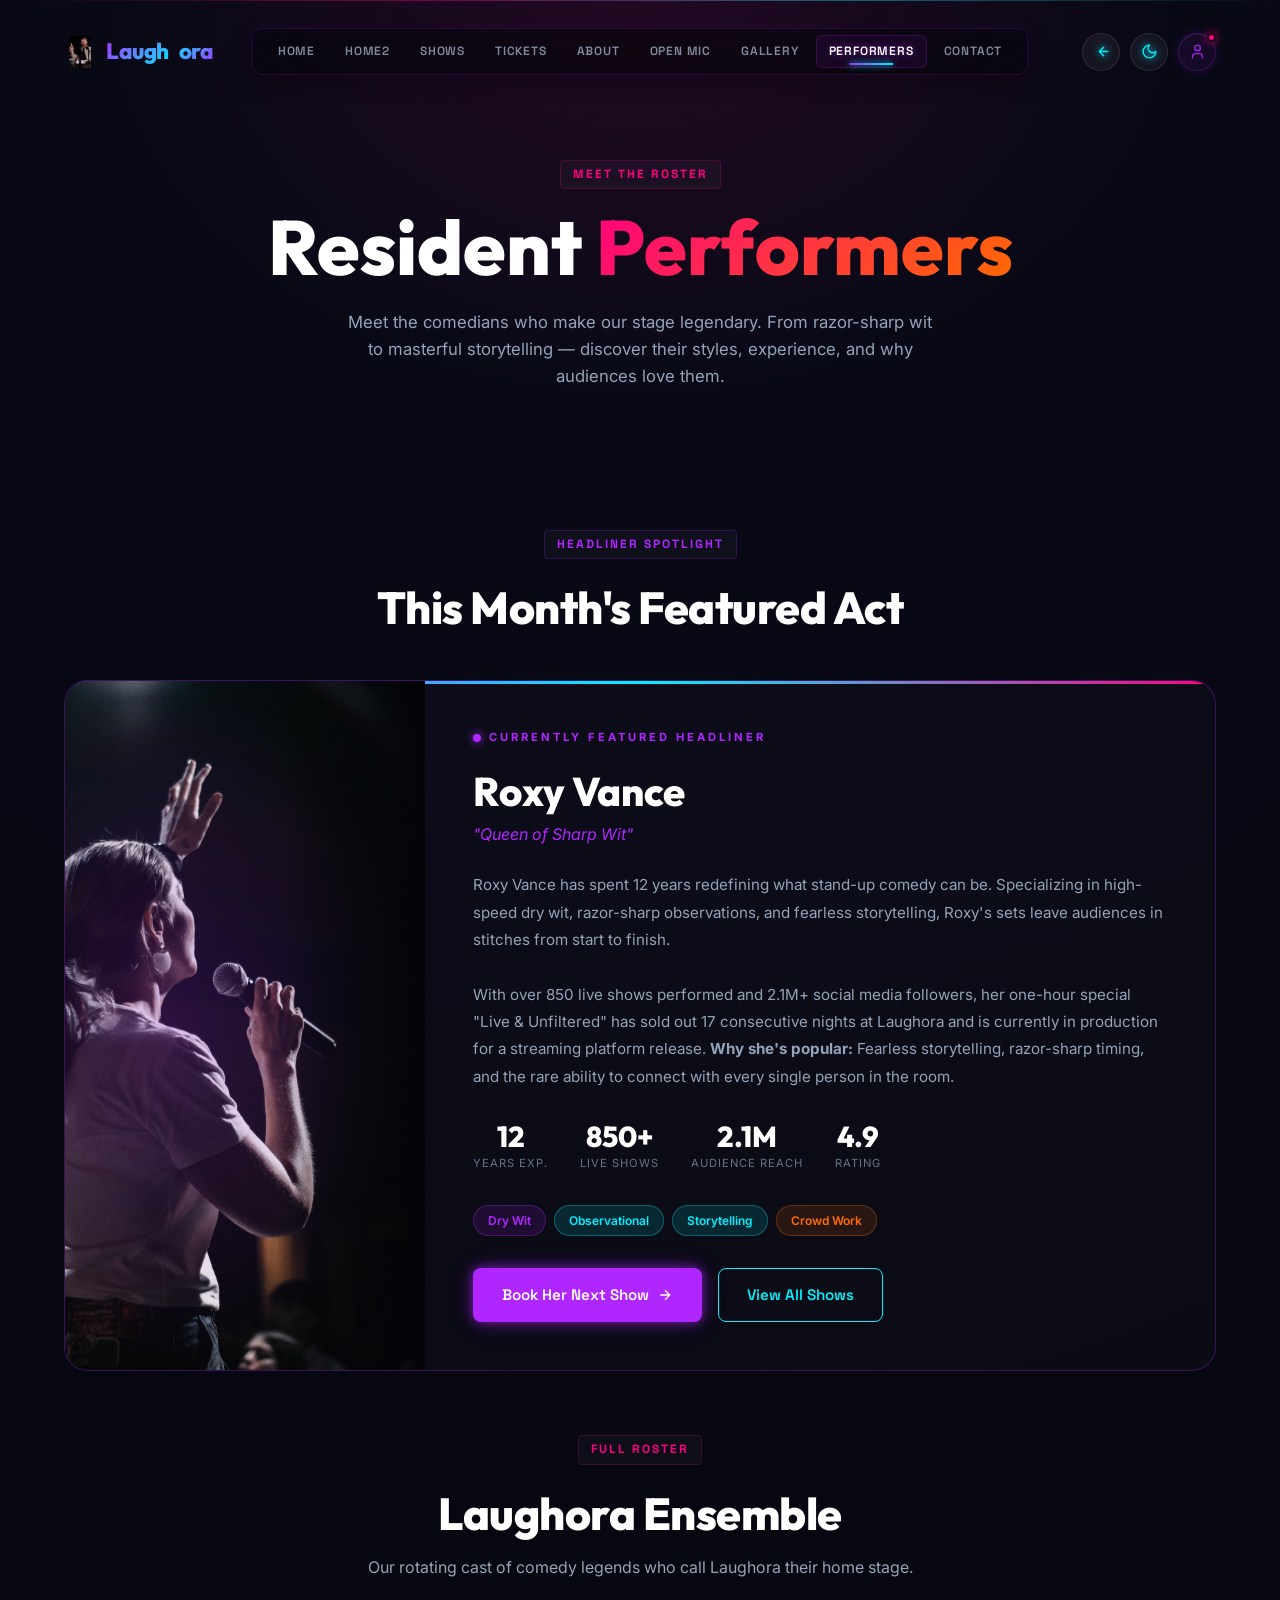
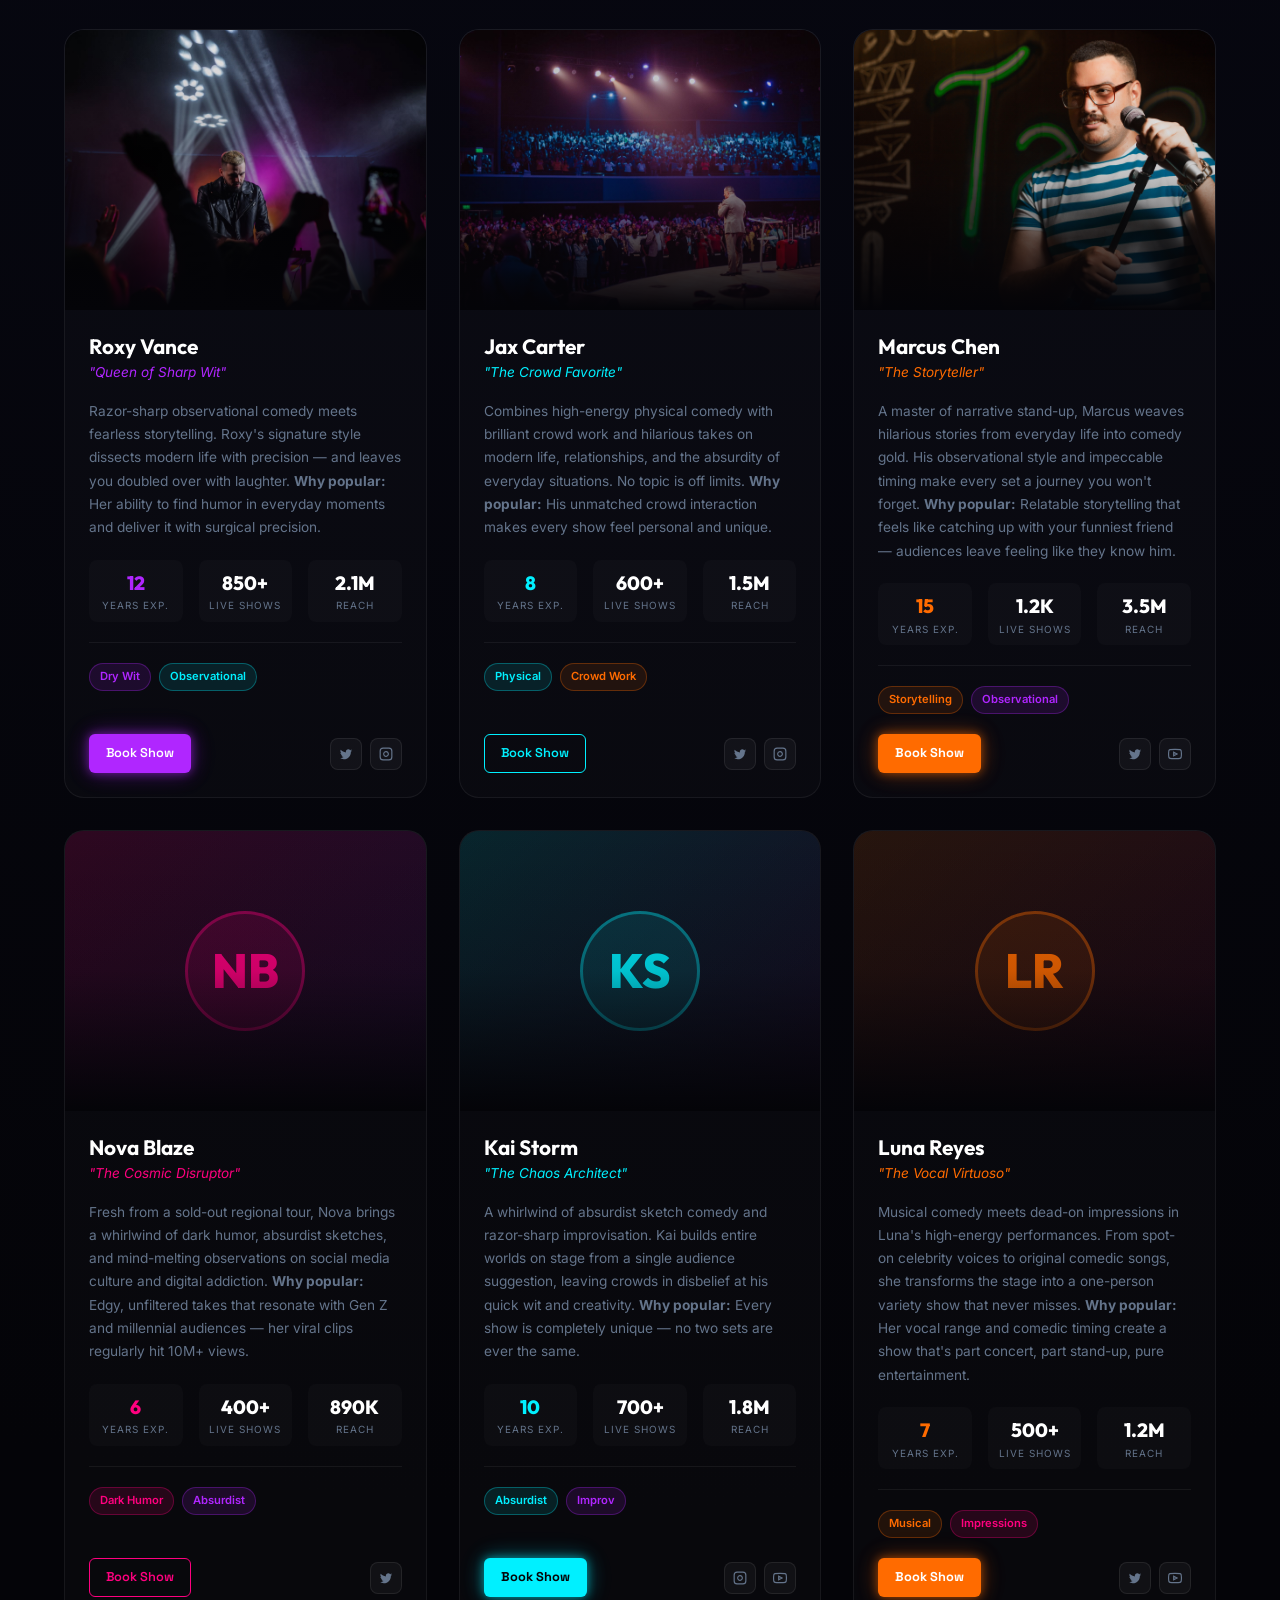
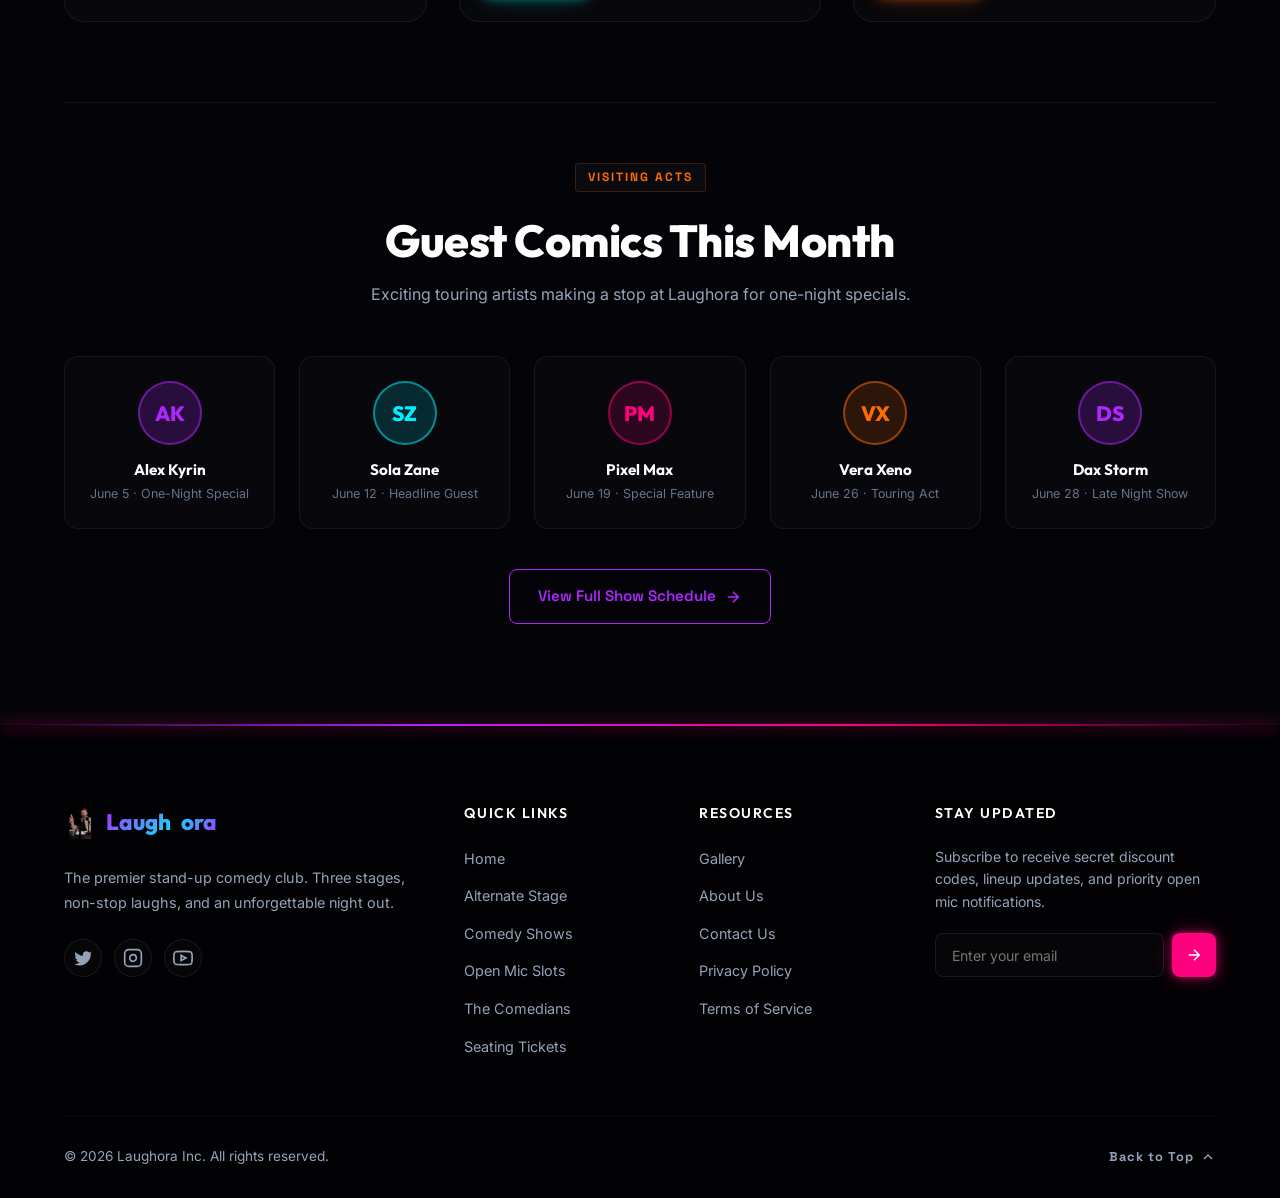
<file: performers.html>
<!DOCTYPE html>
<html lang="en">

<head>
    <meta charset="UTF-8">
    <meta name="viewport" content="width=device-width, initial-scale=1.0">
    <title>Laughora | Resident Performers</title>
    <meta name="description" content="Meet Laughora's resident comedian lineup. Discover the bios, styles, and upcoming shows of our star-studded comedy roster.">
    <link rel="icon" type="image/png" href="assets/favicon.png">
    <link rel="preconnect" href="https://fonts.googleapis.com">
    <link rel="preconnect" href="https://fonts.gstatic.com" crossorigin>
    <link href="https://fonts.googleapis.com/css2?family=Inter:wght@300;400;500;600;700&family=Outfit:wght@400;500;600;700;800&family=Space+Grotesk:wght@400;500;600;700&display=swap" rel="stylesheet">
    <link rel="stylesheet" href="styles.css">
    <!-- Inline blocking theme loader -->
    <script>
        (function () {
            const theme = localStorage.getItem('theme') || 'dark';
            if (theme === 'light') {
                document.documentElement.classList.add('light-theme');
            }
        })();
    </script>
    <style>
        .page-hero {
            padding: 160px 24px 80px;
            text-align: center;
            position: relative;
            background: radial-gradient(ellipse at 50% 0%, rgba(255,0,127,0.1) 0%, transparent 60%);
        }
        .page-hero::before {
            content: '';
            position: absolute;
            top: 0; left: 0; right: 0;
            height: 1px;
            background: linear-gradient(90deg, transparent, var(--color-pink), var(--color-cyan), transparent);
            opacity: 0.4;
        }
        .page-hero-title { font-size: clamp(2.5rem, 6vw, 5rem); font-weight: 800; color: var(--color-text-white); margin-bottom: 1rem; }
        .page-hero-title span { background: linear-gradient(135deg, var(--color-pink), var(--color-orange)); -webkit-background-clip: text; -webkit-text-fill-color: transparent; background-clip: text; }
        .page-hero p { max-width: 600px; margin: 0 auto; font-size: 1.05rem; color: var(--color-text-slate); }

        .performers-page { padding: 60px 0 100px; }

        /* Featured performer hero card */
        .featured-performer-card {
            background: rgba(255,255,255,0.02);
            border: 1px solid rgba(176,38,255,0.3);
            border-radius: 24px;
            padding: 0;
            overflow: hidden;
            display: grid;
            grid-template-columns: 360px 1fr;
            margin-bottom: 4rem;
            position: relative;
        }

        .featured-performer-card::before {
            content: '';
            position: absolute;
            top: 0; left: 0; right: 0;
            height: 3px;
            background: linear-gradient(90deg, var(--color-purple), var(--color-cyan), var(--color-pink));
        }

        .fpc-img-side {
            position: relative;
            overflow: hidden;
        }

        .fpc-img-side img {
            width: 100%;
            height: 100%;
            object-fit: cover;
            display: block;
        }

        .fpc-img-side::after {
            content: '';
            position: absolute;
            inset: 0;
            background: linear-gradient(to right, transparent 60%, rgba(4,4,8,0.95) 100%);
        }

        .fpc-glow {
            position: absolute;
            inset: 0;
            background: radial-gradient(ellipse at 30% 50%, rgba(176,38,255,0.2) 0%, transparent 70%);
            pointer-events: none;
        }

        .fpc-info-side {
            padding: 3rem;
            display: flex;
            flex-direction: column;
            justify-content: center;
        }

        .fpc-featured-tag {
            display: inline-flex;
            align-items: center;
            gap: 8px;
            font-size: 0.7rem;
            font-weight: 700;
            letter-spacing: 3px;
            text-transform: uppercase;
            color: var(--color-purple);
            margin-bottom: 1.25rem;
        }

        .fpc-featured-tag::before {
            content: '';
            width: 8px;
            height: 8px;
            border-radius: 50%;
            background: var(--color-purple);
            box-shadow: 0 0 10px var(--color-purple);
            animation: pulse-dot 2s infinite;
        }

        @keyframes pulse-dot {
            0%, 100% { opacity: 1; transform: scale(1); }
            50% { opacity: 0.5; transform: scale(1.5); }
        }

        .fpc-name {
            font-size: 2.5rem;
            font-weight: 800;
            color: var(--color-text-white);
            margin-bottom: 0.4rem;
        }

        .fpc-alias {
            font-size: 1rem;
            color: var(--color-purple);
            font-style: italic;
            margin-bottom: 1.5rem;
        }

        .fpc-bio {
            font-size: 0.95rem;
            color: var(--color-text-slate);
            line-height: 1.8;
            margin-bottom: 2rem;
        }

        .fpc-stats {
            display: flex;
            gap: 2rem;
            margin-bottom: 2rem;
        }

        .fpc-stat { text-align: center; }
        .fpc-stat .fpc-stat-num { font-size: 1.8rem; font-weight: 800; color: var(--color-text-white); font-family: var(--font-heading); line-height: 1; }
        .fpc-stat .fpc-stat-label { font-size: 0.7rem; color: var(--color-text-muted); text-transform: uppercase; letter-spacing: 1px; margin-top: 4px; }

        .fpc-tags {
            display: flex;
            flex-wrap: wrap;
            gap: 0.5rem;
            margin-bottom: 2rem;
        }

        .fpc-tag {
            padding: 5px 14px;
            border-radius: 100px;
            font-size: 0.75rem;
            font-weight: 600;
        }

        .fpc-tag.t-purple { background: rgba(176,38,255,0.12); color: var(--color-purple); border: 1px solid rgba(176,38,255,0.3); }
        .fpc-tag.t-cyan { background: rgba(0,240,255,0.12); color: var(--color-cyan); border: 1px solid rgba(0,240,255,0.3); }
        .fpc-tag.t-orange { background: rgba(255,107,0,0.12); color: var(--color-orange); border: 1px solid rgba(255,107,0,0.3); }

        .fpc-actions { display: flex; gap: 1rem; flex-wrap: wrap; }

        /* Roster Grid */
        .roster-grid {
            display: grid;
            grid-template-columns: repeat(auto-fill, minmax(300px, 1fr));
            gap: 2rem;
            margin-top: 3rem;
        }

        .performer-bio-card {
            border-radius: 20px;
            overflow: hidden;
            background: rgba(255,255,255,0.02);
            border: 1px solid rgba(255,255,255,0.06);
            transition: var(--transition-smooth);
            position: relative;
            display: flex;
            flex-direction: column;
        }

        .performer-bio-card .pbc-body {
            display: flex;
            flex-direction: column;
            flex: 1;
        }

        .performer-bio-card .pbc-footer {
            margin-top: auto;
        }

        .performer-bio-card:hover {
            transform: translateY(-8px);
            border-color: rgba(176,38,255,0.3);
            box-shadow: 0 20px 60px rgba(176,38,255,0.15);
        }

        .pbc-img-wrap {
            position: relative;
            height: 280px;
            overflow: hidden;
        }

        .pbc-img-wrap img {
            width: 100%;
            height: 100%;
            object-fit: cover;
            transition: transform 0.5s ease;
        }

        .performer-bio-card:hover .pbc-img-wrap img {
            transform: scale(1.06);
        }

        .pbc-img-overlay {
            position: absolute;
            inset: 0;
            background: linear-gradient(to top, rgba(4,4,8,1) 0%, rgba(4,4,8,0.2) 50%, transparent 100%);
        }

        .pbc-glow-color {
            position: absolute;
            bottom: 0;
            left: 0;
            right: 0;
            height: 50%;
            opacity: 0;
            transition: opacity 0.4s ease;
        }

        .performer-bio-card:hover .pbc-glow-color { opacity: 1; }

        .pbc-glow-purple { background: radial-gradient(ellipse at 50% 100%, rgba(176,38,255,0.25) 0%, transparent 70%); }
        .pbc-glow-cyan { background: radial-gradient(ellipse at 50% 100%, rgba(0,240,255,0.2) 0%, transparent 70%); }
        .pbc-glow-orange { background: radial-gradient(ellipse at 50% 100%, rgba(255,107,0,0.2) 0%, transparent 70%); }
        .pbc-glow-pink { background: radial-gradient(ellipse at 50% 100%, rgba(255,0,127,0.2) 0%, transparent 70%); }

        .pbc-body {
            padding: 1.5rem;
        }

        .pbc-name {
            font-size: 1.3rem;
            font-weight: 700;
            color: var(--color-text-white);
            margin-bottom: 0.2rem;
        }

        .pbc-alias {
            font-size: 0.85rem;
            font-style: italic;
            margin-bottom: 1rem;
        }

        .pbc-alias.alias-purple { color: var(--color-purple); }
        .pbc-alias.alias-cyan { color: var(--color-cyan); }
        .pbc-alias.alias-orange { color: var(--color-orange); }
        .pbc-alias.alias-pink { color: var(--color-pink); }

        .pbc-bio-text {
            font-size: 0.855rem;
            color: var(--color-text-muted);
            line-height: 1.7;
            margin-bottom: 1.25rem;
        }

        .pbc-stats {
            display: flex;
            gap: 1rem;
            margin-bottom: 1.25rem;
            padding-bottom: 1.25rem;
            border-bottom: 1px solid rgba(255,255,255,0.06);
        }

        .pbc-stat-item {
            flex: 1;
            text-align: center;
            background: rgba(255,255,255,0.02);
            border-radius: 8px;
            padding: 8px 4px;
        }

        .pbc-stat-item .psn { font-size: 1.2rem; font-weight: 800; color: var(--color-text-white); font-family: var(--font-heading); }
        .pbc-stat-item .psl { font-size: 0.62rem; color: var(--color-text-muted); text-transform: uppercase; letter-spacing: 1px; }

        .pbc-genre-tags {
            display: flex;
            flex-wrap: wrap;
            gap: 0.5rem;
            margin-bottom: 1.25rem;
        }

        .pbc-genre-tag {
            font-size: 0.7rem;
            font-weight: 600;
            padding: 4px 10px;
            border-radius: 100px;
        }

        .pbc-footer {
            display: flex;
            justify-content: space-between;
            align-items: center;
        }

        .pbc-socials {
            display: flex;
            gap: 0.5rem;
        }

        .pbc-social-link {
            width: 32px;
            height: 32px;
            border-radius: 8px;
            background: rgba(255,255,255,0.04);
            border: 1px solid rgba(255,255,255,0.08);
            display: flex;
            align-items: center;
            justify-content: center;
            color: var(--color-text-muted);
            transition: var(--transition-fast);
        }

        .pbc-social-link:hover {
            background: rgba(176,38,255,0.15);
            border-color: rgba(176,38,255,0.4);
            color: var(--color-purple);
        }

        /* Guest comics section */
        .guest-comics {
            margin-top: 80px;
            padding-top: 60px;
            border-top: 1px solid rgba(255,255,255,0.06);
        }

        .guest-comics-grid {
            display: grid;
            grid-template-columns: repeat(auto-fill, minmax(200px, 1fr));
            gap: 1.5rem;
            margin-top: 2.5rem;
        }

        .guest-card {
            background: rgba(255,255,255,0.02);
            border: 1px solid rgba(255,255,255,0.06);
            border-radius: 14px;
            padding: 1.5rem;
            text-align: center;
            transition: var(--transition-smooth);
        }

        .guest-card:hover {
            border-color: rgba(0,240,255,0.3);
            transform: translateY(-4px);
        }

        .guest-avatar {
            width: 64px;
            height: 64px;
            border-radius: 50%;
            display: flex;
            align-items: center;
            justify-content: center;
            font-size: 1.3rem;
            font-weight: 800;
            font-family: var(--font-heading);
            margin: 0 auto 1rem;
            color: white;
        }

        .ga-purple { background: rgba(176,38,255,0.2); border: 2px solid rgba(176,38,255,0.5); color: var(--color-purple); }
        .ga-cyan { background: rgba(0,240,255,0.15); border: 2px solid rgba(0,240,255,0.5); color: var(--color-cyan); }
        .ga-pink { background: rgba(255,0,127,0.15); border: 2px solid rgba(255,0,127,0.5); color: var(--color-pink); }
        .ga-orange { background: rgba(255,107,0,0.15); border: 2px solid rgba(255,107,0,0.5); color: var(--color-orange); }

        .guest-card h4 { font-size: 0.95rem; color: var(--color-text-white); margin-bottom: 0.3rem; }
        .guest-card p { font-size: 0.78rem; color: var(--color-text-muted); }

        @media (max-width: 900px) {
            .featured-performer-card { grid-template-columns: 1fr; }
            .fpc-img-side { height: 320px; }
            .fpc-img-side::after { background: linear-gradient(to top, rgba(4,4,8,0.95) 0%, transparent 70%); }
        }

        @media (max-width: 600px) {
            .roster-grid { grid-template-columns: 1fr; }
            .fpc-stats { gap: 1rem; flex-wrap: wrap; }
        }

        @media (max-width: 480px) {
            .fpc-info-side { padding: 1.5rem; }
            .fpc-name { font-size: 2rem; }
            .fpc-stats { display: grid; grid-template-columns: 1fr 1fr; gap: 1rem; }
            .page-hero-title { font-size: 2.2rem; }
            .featured-performer-card { margin-bottom: 2.5rem; }
        }
        
        @media (max-width: 360px) {
            .fpc-info-side { padding: 1.25rem 1rem; }
            .pbc-stats { flex-wrap: wrap; gap: 0.5rem; }
            .pbc-stat-item { min-width: 45%; }
            .pbc-body { padding: 1.25rem 1rem; }
        }

        /* ── Light Theme Overrides ── */
        html.light-theme .featured-performer-card {
            background: #ffffff;
            border-color: rgba(176,38,255,0.2);
            box-shadow: 0 20px 60px rgba(176,38,255,0.07);
        }
        html.light-theme .fpc-img-side::after {
            background: linear-gradient(to right, transparent 60%, rgba(255,255,255,0.97) 100%);
        }
        @media (max-width: 900px) {
            html.light-theme .fpc-img-side::after {
                background: linear-gradient(to top, rgba(255,255,255,0.97) 0%, transparent 70%);
            }
        }
        html.light-theme .fpc-name {
            color: #0f172a;
        }
        html.light-theme .fpc-bio {
            color: #475569;
        }
        html.light-theme .fpc-stat .fpc-stat-num {
            color: #0f172a;
        }
        html.light-theme .fpc-stat .fpc-stat-label {
            color: #64748b;
        }
        html.light-theme .performer-bio-card {
            background: #ffffff;
            border-color: rgba(15,23,42,0.08);
            box-shadow: 0 4px 20px rgba(0,0,0,0.03);
        }
        html.light-theme .performer-bio-card:hover {
            border-color: rgba(176,38,255,0.25);
            box-shadow: 0 20px 50px rgba(176,38,255,0.08);
        }
        html.light-theme .pbc-img-overlay {
            background: linear-gradient(to top, rgba(255,255,255,0.95) 0%, rgba(255,255,255,0.15) 50%, transparent 100%);
        }
        html.light-theme .pbc-name {
            color: #0f172a;
        }
        html.light-theme .pbc-bio-text {
            color: #64748b;
        }
        html.light-theme .pbc-stats {
            border-bottom-color: rgba(15,23,42,0.07);
        }
        html.light-theme .pbc-stat-item {
            background: #f8fafc;
        }
        html.light-theme .pbc-stat-item .psn {
            color: #0f172a;
        }
        html.light-theme .pbc-stat-item .psl {
            color: #64748b;
        }
        html.light-theme .pbc-social-link {
            background: #f1f5f9;
            border-color: rgba(15,23,42,0.08);
            color: #64748b;
        }
        html.light-theme .pbc-social-link:hover {
            background: rgba(176,38,255,0.06);
            border-color: rgba(176,38,255,0.3);
            color: #8b5cf6;
        }
        html.light-theme .guest-card {
            background: #ffffff;
            border-color: rgba(15,23,42,0.08);
        }
        html.light-theme .guest-card:hover {
            border-color: rgba(0,240,255,0.4);
            box-shadow: 0 10px 30px rgba(0,240,255,0.06);
        }
        html.light-theme .guest-card h4 {
            color: #0f172a;
        }
        html.light-theme .guest-card p {
            color: #64748b;
        }
    </style>
</head>

<body>
    <!-- Navbar -->
    <header class="navbar" id="navbar">
        <div class="nav-container">
            <a href="index.html" class="nav-logo">
                <img src="assets/logo.png" alt="Laughora Logo" class="brand-logo-img">
                <span class="logo-neon">Laugh</span><span class="logo-accent">ora</span></a>
            <button class="nav-toggle" id="navToggle" aria-label="Toggle navigation menu"><span class="bar"></span><span class="bar"></span><span class="bar"></span></button>
            <nav class="nav-menu" id="navMenu">
                <a href="index.html" class="nav-link">Home</a>
                <a href="home2.html" class="nav-link">Home2</a>
                <a href="shows.html" class="nav-link">Shows</a>
                <a href="tickets.html" class="nav-link">Tickets</a>
                <a href="about.html" class="nav-link">About</a>
                <a href="openmic.html" class="nav-link">Open Mic</a>
                <a href="gallery.html" class="nav-link">Gallery</a>
                <a href="performers.html" class="nav-link active">Performers</a>
                <a href="contact.html" class="nav-link">Contact</a>
            </nav>

            <!-- Navbar Actions (Theme Toggle & Account) -->
            <div class="nav-actions">
                <button id="rtlToggle" class="rtl-toggle-btn" aria-label="Toggle RTL/LTR">
                    <svg class="ltr-icon" xmlns="http://www.w3.org/2000/svg" viewBox="0 0 24 24" width="18" height="18" fill="none" stroke="currentColor" stroke-width="2" stroke-linecap="round" stroke-linejoin="round"><path d="M21 12H9M15 6l-6 6 6 6"/></svg>
                    <svg class="rtl-icon" xmlns="http://www.w3.org/2000/svg" viewBox="0 0 24 24" width="18" height="18" fill="none" stroke="currentColor" stroke-width="2" stroke-linecap="round" stroke-linejoin="round"><path d="M3 12h12M9 18l6-6-6-6"/></svg>
                </button>
                <button id="themeToggle" class="theme-toggle-btn" aria-label="Toggle theme">
                    <svg class="sun-icon" xmlns="http://www.w3.org/2000/svg" viewBox="0 0 24 24" fill="none" stroke="currentColor" stroke-width="2" stroke-linecap="round" stroke-linejoin="round">
                        <circle cx="12" cy="12" r="4"></circle><path d="M12 2v2"></path><path d="M12 20v2"></path>
                        <path d="m4.93 4.93 1.41 1.41"></path><path d="m17.66 17.66 1.41 1.41"></path>
                        <path d="M2 12h2"></path><path d="M20 12h2"></path>
                        <path d="m6.34 17.66-1.41 1.41"></path><path d="m19.07 4.93-1.41 1.41"></path>
                    </svg>
                    <svg class="moon-icon" xmlns="http://www.w3.org/2000/svg" viewBox="0 0 24 24" fill="none" stroke="currentColor" stroke-width="2" stroke-linecap="round" stroke-linejoin="round">
                        <path d="M12 3a6 6 0 0 0 9 9 9 9 0 1 1-9-9Z"></path>
                    </svg>
                </button>
                <div class="user-dropdown">
                    <button id="userDropdownBtn" class="user-dropdown-btn" aria-label="User Account">
                        <svg class="user-icon" xmlns="http://www.w3.org/2000/svg" viewBox="0 0 24 24" fill="none" stroke="currentColor" stroke-width="2" stroke-linecap="round" stroke-linejoin="round">
                            <path d="M19 21v-2a4 4 0 0 0-4-4H9a4 4 0 0 0-4 4v2"></path>
                            <circle cx="12" cy="7" r="4"></circle>
                        </svg>
                        <span class="user-badge-dot"></span>
                    </button>
                    <div class="user-dropdown-content">
                        <div class="dropdown-header">
                             <p class="user-name" id="navUserName">Comedy Fan</p>
                            <p class="user-role" id="navUserRole">Spectator</p>
                        </div>
                        <a href="login.html" class="dropdown-item login-link">
                            <span class="di-icon">
                                <svg width="15" height="15" viewBox="0 0 24 24" fill="none" stroke="currentColor" stroke-width="2"><path d="M15 3h4a2 2 0 0 1 2 2v14a2 2 0 0 1-2 2h-4M10 17l5-5-5-5M15 12H3"/></svg>
                            </span>
                            <span>Sign In / Sign Up</span>
                        </a>
                        <div class="dropdown-divider"></div>
                        <div class="dropdown-divider"></div>
                        <a href="user-dashboard.html" class="dropdown-item user-dash-link">
                            <span class="di-icon">
                                <svg width="15" height="15" viewBox="0 0 24 24" fill="none" stroke="currentColor" stroke-width="2"><path d="M20 21v-2a4 4 0 0 0-4-4H8a4 4 0 0 0-4 4v2"/><circle cx="12" cy="7" r="4"/></svg>
                            </span>
                            <span>User Dashboard</span>
                        </a>
                        <a href="admin-dashboard.html" class="dropdown-item admin-dash-link">
                            <span class="di-icon">
                                <svg width="15" height="15" viewBox="0 0 24 24" fill="none" stroke="currentColor" stroke-width="2"><path d="M12 2L2 7l10 5 10-5-10-5zM2 17l10 5 10-5M2 12l10 5 10-5"/></svg>
                            </span>
                            <span>Admin Dashboard</span>
                        </a>
                        <button class="dropdown-item signout-btn logged-in-only" id="signoutBtn">
                            <span class="di-icon">
                                <svg width="15" height="15" viewBox="0 0 24 24" fill="none" stroke="currentColor" stroke-width="2"><path d="M9 21H5a2 2 0 0 1-2-2V5a2 2 0 0 1 2-2h4M16 17l5-5-5-5M21 12H9"/></svg>
                            </span>
                            <span>Sign Out</span>
                        </button>
                    </div>
                </div>
            </div>
        </div>
    </header>

    <!-- Page Hero -->
    <div class="page-hero">
        <span class="section-tag tag-pink">MEET THE ROSTER</span>
        <h1 class="page-hero-title">Resident <span>Performers</span></h1>
        <p>Meet the comedians who make our stage legendary. From razor-sharp wit to masterful storytelling — discover their styles, experience, and why audiences love them.</p>
    </div>

    <!-- Performers Content -->
    <section class="performers-page">
        <div class="container">

            <!-- Featured Performer -->
            <div class="section-header">
                <span class="section-tag tag-purple">HEADLINER SPOTLIGHT</span>
                <h2 class="section-title">This Month's Featured Act</h2>
            </div>

            <div class="featured-performer-card">
                <div class="fpc-img-side">
                    <img src="assets/comedian_female.png" alt="Roxy Vance">
                    <div class="fpc-glow"></div>
                </div>
                <div class="fpc-info-side">
                    <span class="fpc-featured-tag">Currently Featured Headliner</span>
                    <h2 class="fpc-name">Roxy Vance</h2>
                    <p class="fpc-alias">"Queen of Sharp Wit"</p>
                    <p class="fpc-bio">
                        Roxy Vance has spent 12 years redefining what stand-up comedy can be. Specializing in high-speed dry wit, razor-sharp observations, and fearless storytelling, Roxy's sets leave audiences in stitches from start to finish.
                        <br><br>
                        With over 850 live shows performed and 2.1M+ social media followers, her one-hour special "Live & Unfiltered" has sold out 17 consecutive nights at Laughora and is currently in production for a streaming platform release. <strong>Why she's popular:</strong> Fearless storytelling, razor-sharp timing, and the rare ability to connect with every single person in the room.
                    </p>
                    <div class="fpc-stats">
                        <div class="fpc-stat">
                            <div class="fpc-stat-num">12</div>
                            <div class="fpc-stat-label">Years Exp.</div>
                        </div>
                        <div class="fpc-stat">
                            <div class="fpc-stat-num">850+</div>
                            <div class="fpc-stat-label">Live Shows</div>
                        </div>
                        <div class="fpc-stat">
                            <div class="fpc-stat-num">2.1M</div>
                            <div class="fpc-stat-label">Audience Reach</div>
                        </div>
                        <div class="fpc-stat">
                            <div class="fpc-stat-num">4.9</div>
                            <div class="fpc-stat-label">Rating</div>
                        </div>
                    </div>
                    <div class="fpc-tags">
                        <span class="fpc-tag t-purple">Dry Wit</span>
                        <span class="fpc-tag t-cyan">Observational</span>
                        <span class="fpc-tag t-cyan">Storytelling</span>
                        <span class="fpc-tag t-orange">Crowd Work</span>
                    </div>
                    <div class="fpc-actions">
                        <a href="tickets.html?show=Roxy+Vance%3A+Live+%26+Unfiltered&price=25&tier=Premium+Comfort" class="btn btn-purple">
                            <span>Book Her Next Show</span>
                            <svg width="16" height="16" viewBox="0 0 24 24" fill="none" stroke="currentColor" stroke-width="2"><path d="M5 12h14M12 5l7 7-7 7"/></svg>
                        </a>
                        <a href="shows.html" class="btn btn-outline-cyan">
                            <span>View All Shows</span>
                        </a>
                    </div>
                </div>
            </div>

            <!-- Roster Grid -->
            <div class="section-header">
                <span class="section-tag tag-pink">FULL ROSTER</span>
                <h2 class="section-title">Laughora Ensemble</h2>
                <p class="section-desc">Our rotating cast of comedy legends who call Laughora their home stage.</p>
            </div>

            <div class="roster-grid">

                <!-- Card 1: Roxy -->
                <div class="performer-bio-card">
                    <div class="pbc-img-wrap">
                        <img src="assets/comedian_3.png" alt="Roxy Vance">
                        <div class="pbc-img-overlay"></div>
                        <div class="pbc-glow-color pbc-glow-purple"></div>
                    </div>
                    <div class="pbc-body">
                        <h3 class="pbc-name">Roxy Vance</h3>
                        <p class="pbc-alias alias-purple">"Queen of Sharp Wit"</p>
                        <p class="pbc-bio-text">Razor-sharp observational comedy meets fearless storytelling. Roxy's signature style dissects modern life with precision — and leaves you doubled over with laughter. <strong>Why popular:</strong> Her ability to find humor in everyday moments and deliver it with surgical precision.</p>
                        <div class="pbc-stats">
                            <div class="pbc-stat-item"><div class="psn" style="color:var(--color-purple);">12</div><div class="psl">Years Exp.</div></div>
                            <div class="pbc-stat-item"><div class="psn">850+</div><div class="psl">Live Shows</div></div>
                            <div class="pbc-stat-item"><div class="psn">2.1M</div><div class="psl">Reach</div></div>
                        </div>
                        <div class="pbc-genre-tags">
                            <span class="pbc-genre-tag" style="background:rgba(176,38,255,0.12);color:var(--color-purple);border:1px solid rgba(176,38,255,0.3);">Dry Wit</span>
                            <span class="pbc-genre-tag" style="background:rgba(0,240,255,0.1);color:var(--color-cyan);border:1px solid rgba(0,240,255,0.3);">Observational</span>
                        </div>
                        <div class="pbc-footer">
                            <a href="tickets.html?show=Roxy+Vance%3A+Live+%26+Unfiltered&price=25&tier=Premium+Comfort" class="btn btn-purple btn-sm">
                                <span>Book Show</span>
                            </a>
                            <div class="pbc-socials">
                                <a href="#" class="pbc-social-link" aria-label="Twitter">
                                    <svg width="14" height="14" fill="currentColor" viewBox="0 0 24 24"><path d="M22.46 6c-.77.35-1.6.58-2.46.69.88-.53 1.56-1.37 1.88-2.38-.83.5-1.75.85-2.72 1.05C18.37 4.5 17.26 4 16 4c-2.35 0-4.27 1.92-4.27 4.29 0 .34.04.67.11.98C8.28 9.09 5.11 7.38 3 4.79c-.37.63-.58 1.37-.58 2.15 0 1.49.75 2.81 1.91 3.56-.71 0-1.37-.2-1.95-.53v.05c0 2.08 1.48 3.82 3.44 4.21a4.22 4.22 0 01-1.93.07 4.28 4.28 0 004 2.98 8.521 8.521 0 01-5.33 1.84c-.34 0-.68-.02-1.02-.06C3.44 20.29 5.7 21 8.12 21 16 21 20.33 14.46 20.33 8.79c0-.19 0-.37-.01-.56.86-.63 1.6-1.43 2.18-2.34z"/></svg>
                                </a>
                                <a href="#" class="pbc-social-link" aria-label="Instagram">
                                    <svg width="14" height="14" fill="none" stroke="currentColor" stroke-width="2" viewBox="0 0 24 24"><rect x="2" y="2" width="20" height="20" rx="5"/><path d="M16 11.37A4 4 0 1112.63 8 4 4 0 0116 11.37z"/><line x1="17.5" y1="6.5" x2="17.51" y2="6.5"/></svg>
                                </a>
                            </div>
                        </div>
                    </div>
                </div>

                <!-- Card 2: Jax -->
                <div class="performer-bio-card">
                    <div class="pbc-img-wrap">
                        <img src="assets/comedian_2.png" alt="Jax Carter">
                        <div class="pbc-img-overlay"></div>
                        <div class="pbc-glow-color pbc-glow-cyan"></div>
                    </div>
                    <div class="pbc-body">
                        <h3 class="pbc-name">Jax Carter</h3>
                        <p class="pbc-alias alias-cyan">"The Crowd Favorite"</p>
                        <p class="pbc-bio-text">Combines high-energy physical comedy with brilliant crowd work and hilarious takes on modern life, relationships, and the absurdity of everyday situations. No topic is off limits. <strong>Why popular:</strong> His unmatched crowd interaction makes every show feel personal and unique.</p>
                        <div class="pbc-stats">
                            <div class="pbc-stat-item"><div class="psn" style="color:var(--color-cyan);">8</div><div class="psl">Years Exp.</div></div>
                            <div class="pbc-stat-item"><div class="psn">600+</div><div class="psl">Live Shows</div></div>
                            <div class="pbc-stat-item"><div class="psn">1.5M</div><div class="psl">Reach</div></div>
                        </div>
                        <div class="pbc-genre-tags">
                            <span class="pbc-genre-tag" style="background:rgba(0,240,255,0.1);color:var(--color-cyan);border:1px solid rgba(0,240,255,0.3);">Physical</span>
                            <span class="pbc-genre-tag" style="background:rgba(255,107,0,0.1);color:var(--color-orange);border:1px solid rgba(255,107,0,0.3);">Crowd Work</span>
                        </div>
                        <div class="pbc-footer">
                            <a href="tickets.html?show=Jax+Carter%3A+No+Filter&price=30&tier=Premium+Comfort" class="btn btn-outline-cyan btn-sm">
                                <span>Book Show</span>
                            </a>
                            <div class="pbc-socials">
                                <a href="#" class="pbc-social-link" aria-label="Twitter">
                                    <svg width="14" height="14" fill="currentColor" viewBox="0 0 24 24"><path d="M22.46 6c-.77.35-1.6.58-2.46.69.88-.53 1.56-1.37 1.88-2.38-.83.5-1.75.85-2.72 1.05C18.37 4.5 17.26 4 16 4c-2.35 0-4.27 1.92-4.27 4.29 0 .34.04.67.11.98C8.28 9.09 5.11 7.38 3 4.79c-.37.63-.58 1.37-.58 2.15 0 1.49.75 2.81 1.91 3.56-.71 0-1.37-.2-1.95-.53v.05c0 2.08 1.48 3.82 3.44 4.21a4.22 4.22 0 01-1.93.07 4.28 4.28 0 004 2.98 8.521 8.521 0 01-5.33 1.84c-.34 0-.68-.02-1.02-.06C3.44 20.29 5.7 21 8.12 21 16 21 20.33 14.46 20.33 8.79c0-.19 0-.37-.01-.56.86-.63 1.6-1.43 2.18-2.34z"/></svg>
                                </a>
                                <a href="#" class="pbc-social-link" aria-label="Instagram">
                                    <svg width="14" height="14" fill="none" stroke="currentColor" stroke-width="2" viewBox="0 0 24 24"><rect x="2" y="2" width="20" height="20" rx="5"/><path d="M16 11.37A4 4 0 1112.63 8 4 4 0 0116 11.37z"/><line x1="17.5" y1="6.5" x2="17.51" y2="6.5"/></svg>
                                </a>
                            </div>
                        </div>
                    </div>
                </div>

                <!-- Card 3: Marcus -->
                <div class="performer-bio-card">
                    <div class="pbc-img-wrap">
                        <img src="assets/comedian_male.png" alt="Marcus Chen">
                        <div class="pbc-img-overlay"></div>
                        <div class="pbc-glow-color pbc-glow-orange"></div>
                    </div>
                    <div class="pbc-body">
                        <h3 class="pbc-name">Marcus Chen</h3>
                        <p class="pbc-alias alias-orange">"The Storyteller"</p>
                        <p class="pbc-bio-text">A master of narrative stand-up, Marcus weaves hilarious stories from everyday life into comedy gold. His observational style and impeccable timing make every set a journey you won't forget. <strong>Why popular:</strong> Relatable storytelling that feels like catching up with your funniest friend — audiences leave feeling like they know him.</p>
                        <div class="pbc-stats">
                            <div class="pbc-stat-item"><div class="psn" style="color:var(--color-orange);">15</div><div class="psl">Years Exp.</div></div>
                            <div class="pbc-stat-item"><div class="psn">1.2K</div><div class="psl">Live Shows</div></div>
                            <div class="pbc-stat-item"><div class="psn">3.5M</div><div class="psl">Reach</div></div>
                        </div>
                        <div class="pbc-genre-tags">
                            <span class="pbc-genre-tag" style="background:rgba(255,107,0,0.1);color:var(--color-orange);border:1px solid rgba(255,107,0,0.3);">Storytelling</span>
                            <span class="pbc-genre-tag" style="background:rgba(176,38,255,0.12);color:var(--color-purple);border:1px solid rgba(176,38,255,0.3);">Observational</span>
                        </div>
                        <div class="pbc-footer">
                            <a href="tickets.html?show=Marcus+Chen%3A+Unplugged&price=35&tier=Premium+Comfort" class="btn btn-orange btn-sm">
                                <span>Book Show</span>
                            </a>
                            <div class="pbc-socials">
                                <a href="#" class="pbc-social-link" aria-label="Twitter">
                                    <svg width="14" height="14" fill="currentColor" viewBox="0 0 24 24"><path d="M22.46 6c-.77.35-1.6.58-2.46.69.88-.53 1.56-1.37 1.88-2.38-.83.5-1.75.85-2.72 1.05C18.37 4.5 17.26 4 16 4c-2.35 0-4.27 1.92-4.27 4.29 0 .34.04.67.11.98C8.28 9.09 5.11 7.38 3 4.79c-.37.63-.58 1.37-.58 2.15 0 1.49.75 2.81 1.91 3.56-.71 0-1.37-.2-1.95-.53v.05c0 2.08 1.48 3.82 3.44 4.21a4.22 4.22 0 01-1.93.07 4.28 4.28 0 004 2.98 8.521 8.521 0 01-5.33 1.84c-.34 0-.68-.02-1.02-.06C3.44 20.29 5.7 21 8.12 21 16 21 20.33 14.46 20.33 8.79c0-.19 0-.37-.01-.56.86-.63 1.6-1.43 2.18-2.34z"/></svg>
                                </a>
                                <a href="#" class="pbc-social-link" aria-label="YouTube">
                                    <svg width="14" height="14" fill="none" stroke="currentColor" stroke-width="2" viewBox="0 0 24 24"><path d="M22.54 6.42a2.78 2.78 0 0 0-1.95-1.96C18.88 4 12 4 12 4s-6.88 0-8.59.46a2.78 2.78 0 0 0-1.95 1.96A29 29 0 0 0 1 12a29 29 0 0 0 .46 5.58 2.78 2.78 0 0 0 1.95 1.96C5.12 20 12 20 12 20s6.88 0 8.59-.46a2.78 2.78 0 0 0 1.95-1.96A29 29 0 0 0 23 12a29 29 0 0 0-.46-5.58z"/><polygon points="9.75 15.02 15.5 12 9.75 8.98 9.75 15.02"/></svg>
                                </a>
                            </div>
                        </div>
                    </div>
                </div>

                <!-- Card 4: Nova (guest) -->
                <div class="performer-bio-card">
                    <div class="pbc-img-wrap" style="background: linear-gradient(135deg, rgba(255,0,127,0.15), rgba(176,38,255,0.1)); display:flex;align-items:center;justify-content:center;">
                        <div style="width:120px;height:120px;border-radius:50%;background:rgba(255,0,127,0.15);border:3px solid rgba(255,0,127,0.4);display:flex;align-items:center;justify-content:center;font-size:3rem;font-weight:800;color:var(--color-pink);font-family:var(--font-heading);">NB</div>
                        <div class="pbc-img-overlay"></div>
                        <div class="pbc-glow-color pbc-glow-pink"></div>
                    </div>
                    <div class="pbc-body">
                        <h3 class="pbc-name">Nova Blaze</h3>
                        <p class="pbc-alias alias-pink">"The Cosmic Disruptor"</p>
                        <p class="pbc-bio-text">Fresh from a sold-out regional tour, Nova brings a whirlwind of dark humor, absurdist sketches, and mind-melting observations on social media culture and digital addiction. <strong>Why popular:</strong> Edgy, unfiltered takes that resonate with Gen Z and millennial audiences — her viral clips regularly hit 10M+ views.</p>
                        <div class="pbc-stats">
                            <div class="pbc-stat-item"><div class="psn" style="color:var(--color-pink);">6</div><div class="psl">Years Exp.</div></div>
                            <div class="pbc-stat-item"><div class="psn">400+</div><div class="psl">Live Shows</div></div>
                            <div class="pbc-stat-item"><div class="psn">890K</div><div class="psl">Reach</div></div>
                        </div>
                        <div class="pbc-genre-tags">
                            <span class="pbc-genre-tag" style="background:rgba(255,0,127,0.12);color:var(--color-pink);border:1px solid rgba(255,0,127,0.3);">Dark Humor</span>
                            <span class="pbc-genre-tag" style="background:rgba(176,38,255,0.12);color:var(--color-purple);border:1px solid rgba(176,38,255,0.3);">Absurdist</span>
                        </div>
                        <div class="pbc-footer">
                            <a href="tickets.html" class="btn btn-outline-pink btn-sm">
                                <span>Book Show</span>
                            </a>
                            <div class="pbc-socials">
                                <a href="#" class="pbc-social-link" aria-label="Twitter">
                                    <svg width="14" height="14" fill="currentColor" viewBox="0 0 24 24"><path d="M22.46 6c-.77.35-1.6.58-2.46.69.88-.53 1.56-1.37 1.88-2.38-.83.5-1.75.85-2.72 1.05C18.37 4.5 17.26 4 16 4c-2.35 0-4.27 1.92-4.27 4.29 0 .34.04.67.11.98C8.28 9.09 5.11 7.38 3 4.79c-.37.63-.58 1.37-.58 2.15 0 1.49.75 2.81 1.91 3.56-.71 0-1.37-.2-1.95-.53v.05c0 2.08 1.48 3.82 3.44 4.21a4.22 4.22 0 01-1.93.07 4.28 4.28 0 004 2.98 8.521 8.521 0 01-5.33 1.84c-.34 0-.68-.02-1.02-.06C3.44 20.29 5.7 21 8.12 21 16 21 20.33 14.46 20.33 8.79c0-.19 0-.37-.01-.56.86-.63 1.6-1.43 2.18-2.34z"/></svg>
                                </a>
                            </div>
                        </div>
                    </div>
                </div>

                <!-- Card 5: Kai -->
                <div class="performer-bio-card">
                    <div class="pbc-img-wrap" style="background: linear-gradient(135deg, rgba(0,240,255,0.12), rgba(176,38,255,0.08)); display:flex;align-items:center;justify-content:center;">
                        <div style="width:120px;height:120px;border-radius:50%;background:rgba(0,240,255,0.12);border:3px solid rgba(0,240,255,0.4);display:flex;align-items:center;justify-content:center;font-size:3rem;font-weight:800;color:var(--color-cyan);font-family:var(--font-heading);">KS</div>
                        <div class="pbc-img-overlay"></div>
                        <div class="pbc-glow-color pbc-glow-cyan"></div>
                    </div>
                    <div class="pbc-body">
                        <h3 class="pbc-name">Kai Storm</h3>
                        <p class="pbc-alias alias-cyan">"The Chaos Architect"</p>
                        <p class="pbc-bio-text">A whirlwind of absurdist sketch comedy and razor-sharp improvisation. Kai builds entire worlds on stage from a single audience suggestion, leaving crowds in disbelief at his quick wit and creativity. <strong>Why popular:</strong> Every show is completely unique — no two sets are ever the same.</p>
                        <div class="pbc-stats">
                            <div class="pbc-stat-item"><div class="psn" style="color:var(--color-cyan);">10</div><div class="psl">Years Exp.</div></div>
                            <div class="pbc-stat-item"><div class="psn">700+</div><div class="psl">Live Shows</div></div>
                            <div class="pbc-stat-item"><div class="psn">1.8M</div><div class="psl">Reach</div></div>
                        </div>
                        <div class="pbc-genre-tags">
                            <span class="pbc-genre-tag" style="background:rgba(0,240,255,0.1);color:var(--color-cyan);border:1px solid rgba(0,240,255,0.3);">Absurdist</span>
                            <span class="pbc-genre-tag" style="background:rgba(176,38,255,0.12);color:var(--color-purple);border:1px solid rgba(176,38,255,0.3);">Improv</span>
                        </div>
                        <div class="pbc-footer">
                            <a href="tickets.html" class="btn btn-cyan btn-sm">
                                <span>Book Show</span>
                            </a>
                            <div class="pbc-socials">
                                <a href="#" class="pbc-social-link" aria-label="Instagram">
                                    <svg width="14" height="14" fill="none" stroke="currentColor" stroke-width="2" viewBox="0 0 24 24"><rect x="2" y="2" width="20" height="20" rx="5"/><path d="M16 11.37A4 4 0 1112.63 8 4 4 0 0116 11.37z"/><line x1="17.5" y1="6.5" x2="17.51" y2="6.5"/></svg>
                                </a>
                                <a href="#" class="pbc-social-link" aria-label="YouTube">
                                    <svg width="14" height="14" fill="none" stroke="currentColor" stroke-width="2" viewBox="0 0 24 24"><path d="M22.54 6.42a2.78 2.78 0 0 0-1.95-1.96C18.88 4 12 4 12 4s-6.88 0-8.59.46a2.78 2.78 0 0 0-1.95 1.96A29 29 0 0 0 1 12a29 29 0 0 0 .46 5.58 2.78 2.78 0 0 0 1.95 1.96C5.12 20 12 20 12 20s6.88 0 8.59-.46a2.78 2.78 0 0 0 1.95-1.96A29 29 0 0 0 23 12a29 29 0 0 0-.46-5.58z"/><polygon points="9.75 15.02 15.5 12 9.75 8.98 9.75 15.02"/></svg>
                                </a>
                            </div>
                        </div>
                    </div>
                </div>

                <!-- Card 6: Luna -->
                <div class="performer-bio-card">
                    <div class="pbc-img-wrap" style="background: linear-gradient(135deg, rgba(255,107,0,0.12), rgba(255,0,127,0.08)); display:flex;align-items:center;justify-content:center;">
                        <div style="width:120px;height:120px;border-radius:50%;background:rgba(255,107,0,0.12);border:3px solid rgba(255,107,0,0.4);display:flex;align-items:center;justify-content:center;font-size:3rem;font-weight:800;color:var(--color-orange);font-family:var(--font-heading);">LR</div>
                        <div class="pbc-img-overlay"></div>
                        <div class="pbc-glow-color pbc-glow-orange"></div>
                    </div>
                    <div class="pbc-body">
                        <h3 class="pbc-name">Luna Reyes</h3>
                        <p class="pbc-alias alias-orange">"The Vocal Virtuoso"</p>
                        <p class="pbc-bio-text">Musical comedy meets dead-on impressions in Luna's high-energy performances. From spot-on celebrity voices to original comedic songs, she transforms the stage into a one-person variety show that never misses. <strong>Why popular:</strong> Her vocal range and comedic timing create a show that's part concert, part stand-up, pure entertainment.</p>
                        <div class="pbc-stats">
                            <div class="pbc-stat-item"><div class="psn" style="color:var(--color-orange);">7</div><div class="psl">Years Exp.</div></div>
                            <div class="pbc-stat-item"><div class="psn">500+</div><div class="psl">Live Shows</div></div>
                            <div class="pbc-stat-item"><div class="psn">1.2M</div><div class="psl">Reach</div></div>
                        </div>
                        <div class="pbc-genre-tags">
                            <span class="pbc-genre-tag" style="background:rgba(255,107,0,0.1);color:var(--color-orange);border:1px solid rgba(255,107,0,0.3);">Musical</span>
                            <span class="pbc-genre-tag" style="background:rgba(255,0,127,0.12);color:var(--color-pink);border:1px solid rgba(255,0,127,0.3);">Impressions</span>
                        </div>
                        <div class="pbc-footer">
                            <a href="tickets.html" class="btn btn-orange btn-sm">
                                <span>Book Show</span>
                            </a>
                            <div class="pbc-socials">
                                <a href="#" class="pbc-social-link" aria-label="Twitter">
                                    <svg width="14" height="14" fill="currentColor" viewBox="0 0 24 24"><path d="M22.46 6c-.77.35-1.6.58-2.46.69.88-.53 1.56-1.37 1.88-2.38-.83.5-1.75.85-2.72 1.05C18.37 4.5 17.26 4 16 4c-2.35 0-4.27 1.92-4.27 4.29 0 .34.04.67.11.98C8.28 9.09 5.11 7.38 3 4.79c-.37.63-.58 1.37-.58 2.15 0 1.49.75 2.81 1.91 3.56-.71 0-1.37-.2-1.95-.53v.05c0 2.08 1.48 3.82 3.44 4.21a4.22 4.22 0 01-1.93.07 4.28 4.28 0 004 2.98 8.521 8.521 0 01-5.33 1.84c-.34 0-.68-.02-1.02-.06C3.44 20.29 5.7 21 8.12 21 16 21 20.33 14.46 20.33 8.79c0-.19 0-.37-.01-.56.86-.63 1.6-1.43 2.18-2.34z"/></svg>
                                </a>
                                <a href="#" class="pbc-social-link" aria-label="YouTube">
                                    <svg width="14" height="14" fill="none" stroke="currentColor" stroke-width="2" viewBox="0 0 24 24"><path d="M22.54 6.42a2.78 2.78 0 0 0-1.95-1.96C18.88 4 12 4 12 4s-6.88 0-8.59.46a2.78 2.78 0 0 0-1.95 1.96A29 29 0 0 0 1 12a29 29 0 0 0 .46 5.58 2.78 2.78 0 0 0 1.95 1.96C5.12 20 12 20 12 20s6.88 0 8.59-.46a2.78 2.78 0 0 0 1.95-1.96A29 29 0 0 0 23 12a29 29 0 0 0-.46-5.58z"/><polygon points="9.75 15.02 15.5 12 9.75 8.98 9.75 15.02"/></svg>
                                </a>
                            </div>
                        </div>
                    </div>
                </div>

            </div><!-- /roster-grid -->

            <!-- Guest Comics Section -->
            <div class="guest-comics">
                <div class="section-header">
                    <span class="section-tag tag-orange">VISITING ACTS</span>
                    <h2 class="section-title">Guest Comics This Month</h2>
                    <p class="section-desc">Exciting touring artists making a stop at Laughora for one-night specials.</p>
                </div>
                <div class="guest-comics-grid">
                    <div class="guest-card">
                        <div class="guest-avatar ga-purple">AK</div>
                        <h4>Alex Kyrin</h4>
                        <p>June 5 · One-Night Special</p>
                    </div>
                    <div class="guest-card">
                        <div class="guest-avatar ga-cyan">SZ</div>
                        <h4>Sola Zane</h4>
                        <p>June 12 · Headline Guest</p>
                    </div>
                    <div class="guest-card">
                        <div class="guest-avatar ga-pink">PM</div>
                        <h4>Pixel Max</h4>
                        <p>June 19 · Special Feature</p>
                    </div>
                    <div class="guest-card">
                        <div class="guest-avatar ga-orange">VX</div>
                        <h4>Vera Xeno</h4>
                        <p>June 26 · Touring Act</p>
                    </div>
                    <div class="guest-card">
                        <div class="guest-avatar ga-purple">DS</div>
                        <h4>Dax Storm</h4>
                        <p>June 28 · Late Night Show</p>
                    </div>
                </div>
                <div style="text-align:center;margin-top:2.5rem;">
                    <a href="shows.html" class="btn btn-outline-purple">
                        <span>View Full Show Schedule</span>
                        <svg width="18" height="18" viewBox="0 0 24 24" fill="none" stroke="currentColor" stroke-width="2"><path d="M5 12h14M12 5l7 7-7 7"/></svg>
                    </a>
                </div>
            </div>

        </div>
    </section>

    <!-- Footer -->
    <footer class="footer">
        <div class="footer-glow-line"></div>
        <div class="container">
            <div class="footer-grid">
                <!-- Brand Info -->
                <div class="footer-brand">
                    <a href="index.html" class="footer-logo">
                        <img src="assets/logo.png" alt="Laughora Logo" class="brand-logo-img">
                        <span class="logo-neon">Laugh</span><span class="logo-accent">ora</span>
                    </a>
                    <p>The premier stand-up comedy club. Three stages, non-stop laughs, and an unforgettable night out.</p>
                    <div class="footer-socials">
                        <a href="#" aria-label="Twitter"><svg width="20" height="20" fill="currentColor" viewBox="0 0 24 24">
                                <path d="M22.46 6c-.77.35-1.6.58-2.46.69.88-.53 1.56-1.37 1.88-2.38-.83.5-1.75.85-2.72 1.05C18.37 4.5 17.26 4 16 4c-2.35 0-4.27 1.92-4.27 4.29 0 .34.04.67.11.98C8.28 9.09 5.11 7.38 3 4.79c-.37.63-.58 1.37-.58 2.15 0 1.49.75 2.81 1.91 3.56-.71 0-1.37-.2-1.95-.53v.05c0 2.08 1.48 3.82 3.44 4.21-.36.1-.74.15-1.13.15-.27 0-.54-.03-.8-.08.54 1.7 2.11 2.93 3.97 2.97-1.46 1.14-3.3 1.82-5.31 1.82-.35 0-.69-.02-1.02-.06C2.82 20.31 5.09 21 7.5 21c9 0 13.92-7.46 13.92-13.92 0-.21 0-.42-.02-.63.95-.7 1.78-1.56 2.43-2.54z" />
                            </svg></a>
                        <a href="#" aria-label="Instagram"><svg width="20" height="20" fill="none" stroke="currentColor" stroke-width="2" viewBox="0 0 24 24">
                                <rect x="2" y="2" width="20" height="20" rx="5" ry="5"></rect>
                                <path d="M16 11.37A4 4 0 1112.63 8 4 4 0 0116 11.37z"></path>
                                <line x1="17.5" y1="6.5" x2="17.51" y2="6.5"></line>
                            </svg></a>
                        <a href="#" aria-label="YouTube"><svg width="20" height="20" fill="none" stroke="currentColor" stroke-width="2" viewBox="0 0 24 24">
                                <path d="M22.54 6.42a2.78 2.78 0 0 0-1.95-1.96C18.88 4 12 4 12 4s-6.88 0-8.59.46a2.78 2.78 0 0 0-1.95 1.96A29 29 0 0 0 1 12a29 29 0 0 0 .46 5.58 2.78 2.78 0 0 0 1.95 1.96C5.12 20 12 20 12 20s6.88 0 8.59-.46a2.78 2.78 0 0 0 1.95-1.96A29 29 0 0 0 23 12a29 29 0 0 0-.46-5.58z"></path>
                                <polygon points="9.75 15.02 15.5 12 9.75 8.98 9.75 15.02" />
                            </svg></a>
                    </div>
                </div>

                <!-- Fast Links -->
                <div class="footer-links">
                    <h4>Quick Links</h4>
                    <ul>
                        <li><a href="index.html">Home</a></li>
                        <li><a href="home2.html">Alternate Stage</a></li>
                        <li><a href="shows.html">Comedy Shows</a></li>
                        <li><a href="openmic.html">Open Mic Slots</a></li>
                        <li><a href="performers.html">The Comedians</a></li>
                        <li><a href="tickets.html">Seating Tickets</a></li>
                    </ul>
                </div>

                <!-- Quick Help -->
                <div class="footer-links">
                    <h4>Resources</h4>
                    <ul>
                        <li><a href="gallery.html">Gallery</a></li>
                        <li><a href="about.html">About Us</a></li>
                        <li><a href="contact.html">Contact Us</a></li>
                        <li><a href="#">Privacy Policy</a></li>
                        <li><a href="#">Terms of Service</a></li>
                    </ul>
                </div>

                <!-- Newsletter -->
                <div class="footer-newsletter">
                    <h4>Stay Updated</h4>
                    <p>Subscribe to receive secret discount codes, lineup updates, and priority open mic notifications.</p>
                    <form id="newsletterForm" class="newsletter-form">
                        <input type="email" id="newsletterEmail" placeholder="Enter your email" required>
                        <button type="submit" aria-label="Subscribe to newsletter">
                            <svg width="18" height="18" viewBox="0 0 24 24" fill="none" stroke="currentColor" stroke-width="2">
                                <path d="M5 12h14M12 5l7 7-7 7" />
                            </svg>
                        </button>
                    </form>
                    <p class="newsletter-feedback" id="newsletterFeedback"></p>
                </div>
            </div>

            <div class="footer-bottom">
                <p>&copy; 2026 Laughora Inc. All rights reserved.</p>
                <a href="#" class="back-to-top">
                    <span>Back to Top</span>
                    <svg width="16" height="16" viewBox="0 0 24 24" fill="none" stroke="currentColor" stroke-width="2">
                        <path d="M18 15l-6-6-6 6" />
                    </svg>
                </a>
            </div>
        </div>
    </footer>

    <script src="script.js"></script>
</body>
</html>
</file>
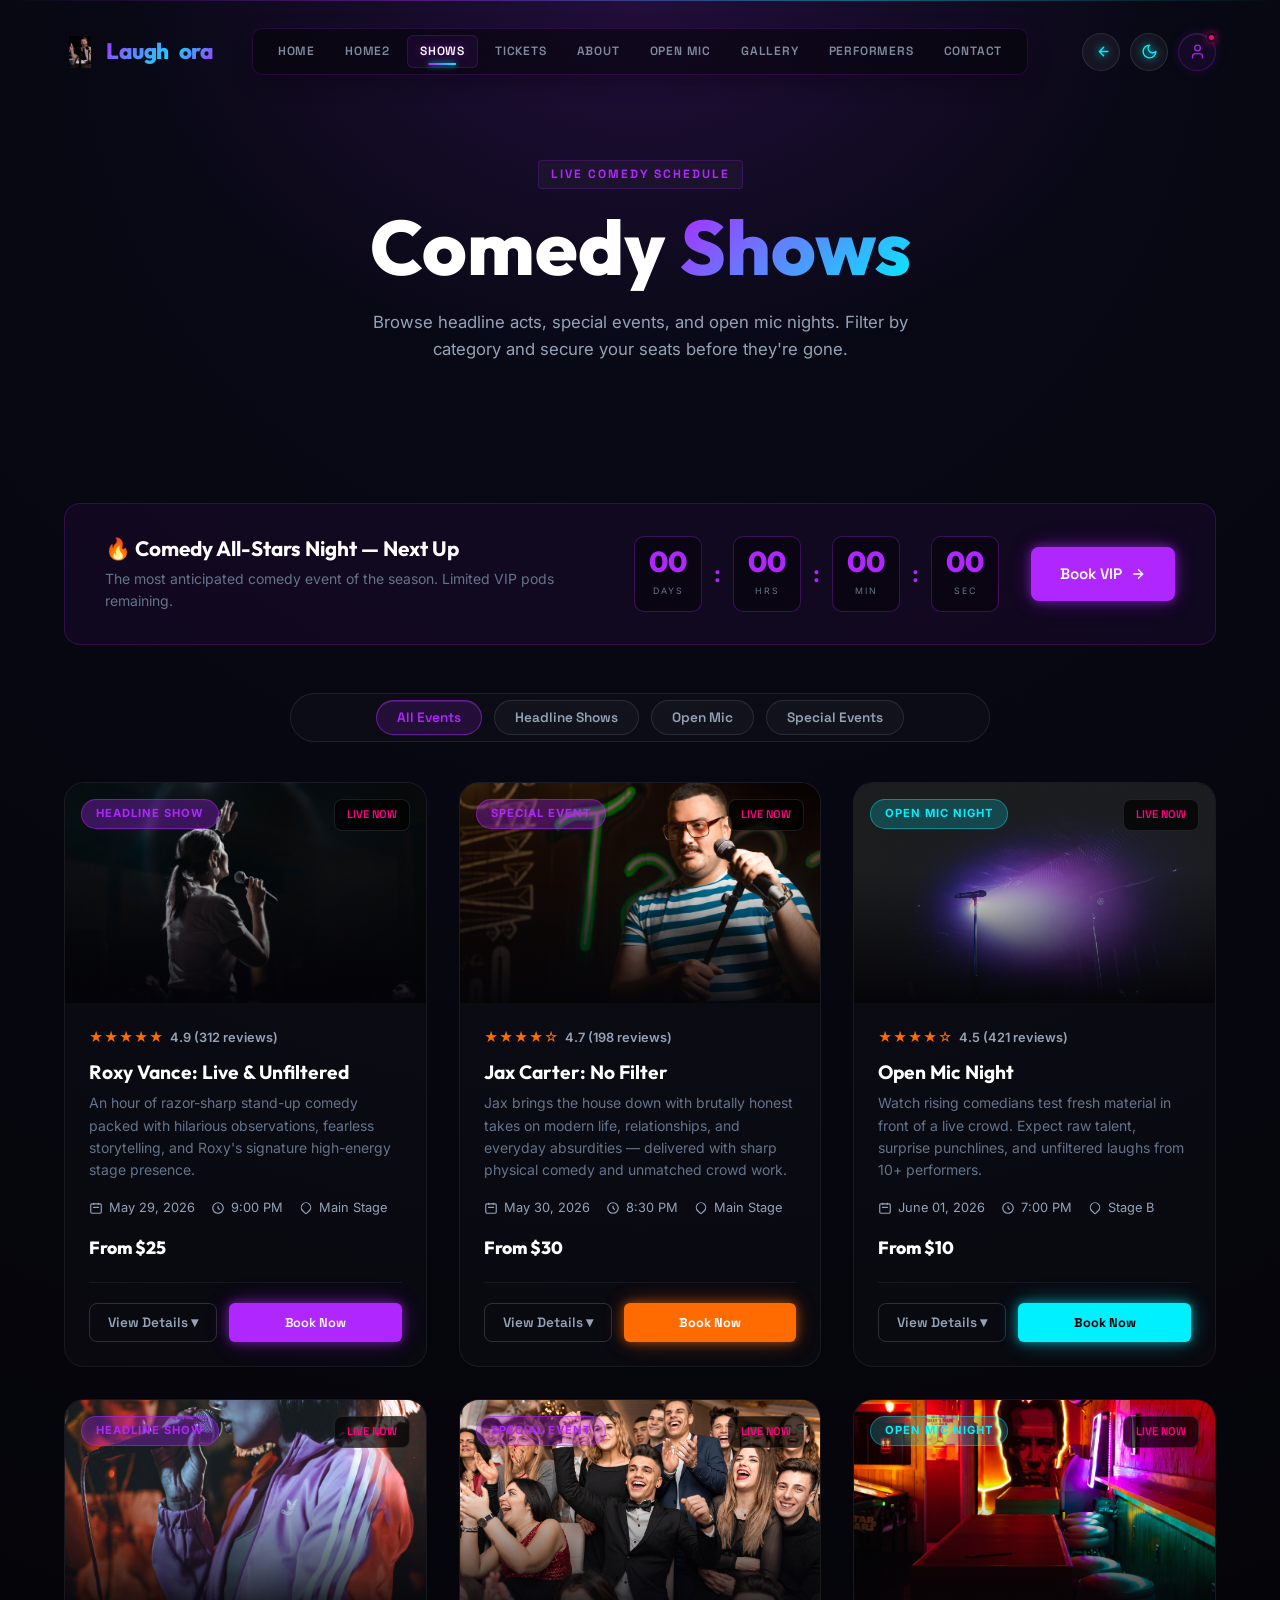
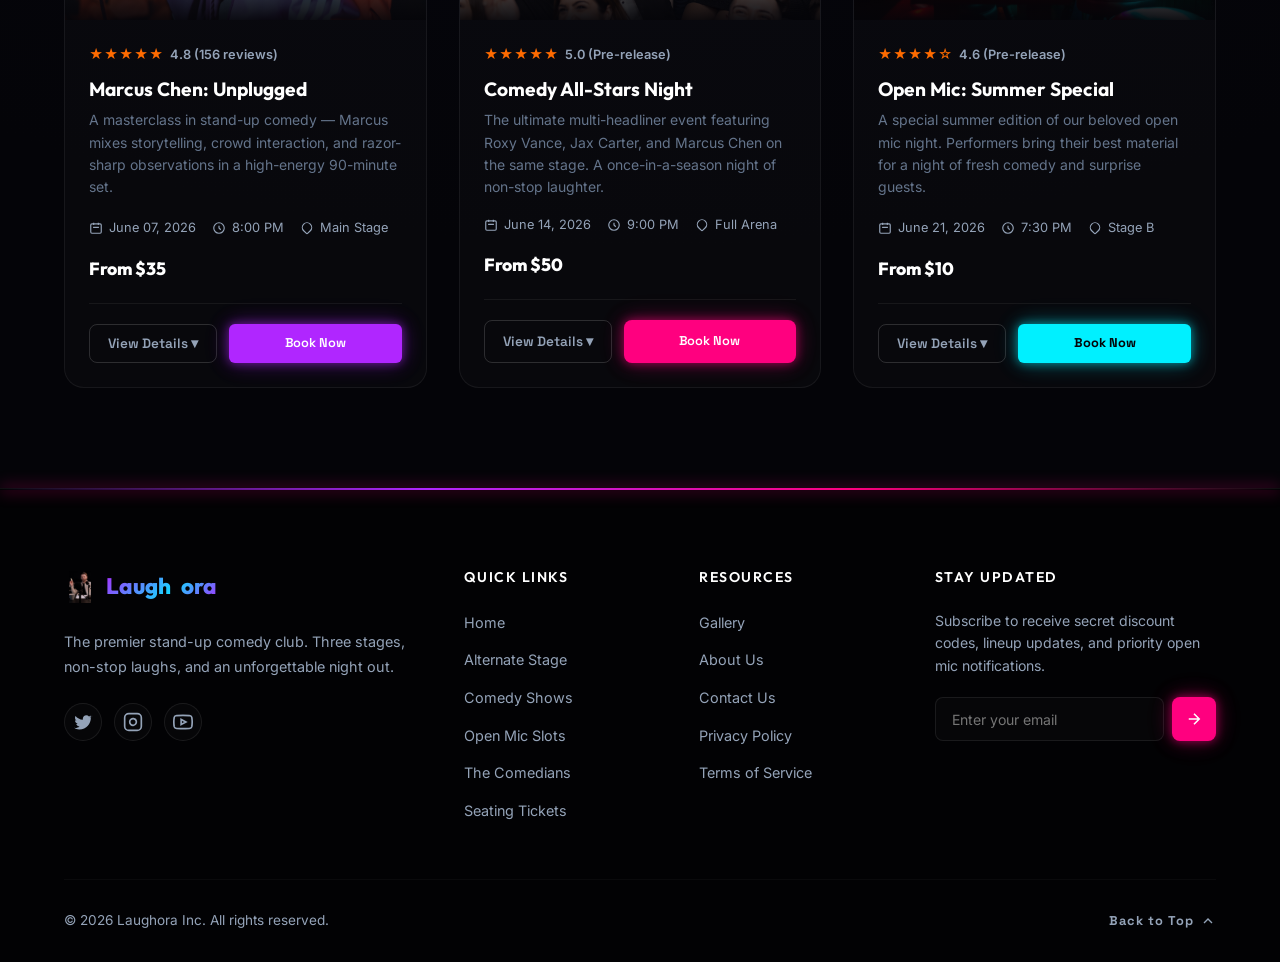
<file: shows.html>
<!DOCTYPE html>
<html lang="en">

<head>
    <meta charset="UTF-8">
    <meta name="viewport" content="width=device-width, initial-scale=1.0">
    <title>Laughora | Comedy Shows Schedule</title>
    <meta name="description"
        content="Browse Laughora's full comedy show schedule. Headline acts, special events, and open mic nights. Filter by category and book your seats instantly.">
    <link rel="icon" type="image/png" href="assets/favicon.png">
    <link rel="preconnect" href="https://fonts.googleapis.com">
    <link rel="preconnect" href="https://fonts.gstatic.com" crossorigin>
    <link
        href="https://fonts.googleapis.com/css2?family=Inter:wght@300;400;500;600;700&family=Outfit:wght@400;500;600;700;800&family=Space+Grotesk:wght@400;500;600;700&display=swap"
        rel="stylesheet">
    <link rel="stylesheet" href="styles.css">
    <style>
        .page-hero {
            padding: 160px 24px 80px;
            text-align: center;
            position: relative;
            overflow: hidden;
            background: radial-gradient(ellipse at 50% 0%, rgba(176, 38, 255, 0.15) 0%, transparent 60%);
        }

        .page-hero::before {
            content: '';
            position: absolute;
            top: 0;
            left: 0;
            right: 0;
            height: 1px;
            background: linear-gradient(90deg, transparent, var(--color-purple), var(--color-cyan), transparent);
            opacity: 0.4;
        }

        .page-hero-title {
            font-size: clamp(2.5rem, 6vw, 5rem);
            font-weight: 800;
            color: var(--color-text-white);
            margin-bottom: 1rem;
        }

        .page-hero-title span {
            background: linear-gradient(135deg, var(--color-purple), var(--color-cyan));
            -webkit-background-clip: text;
            -webkit-text-fill-color: transparent;
            background-clip: text;
        }

        .page-hero p {
            max-width: 600px;
            margin: 0 auto;
            font-size: 1.05rem;
            color: var(--color-text-slate);
        }

        /* Shows Page Content */
        .shows-page {
            padding: 60px 0 100px;
        }

        /* Extended show card with "View Details" expandable */
        .shows-full-grid {
            display: grid;
            grid-template-columns: repeat(auto-fill, minmax(340px, 1fr));
            gap: 2rem;
            margin-top: 2.5rem;
        }

        .show-card-full {
            background: rgba(255, 255, 255, 0.02);
            border: 1px solid rgba(255, 255, 255, 0.06);
            border-radius: 20px;
            overflow: hidden;
            transition: var(--transition-smooth);
            display: flex;
            flex-direction: column;
        }

        .show-card-full:hover {
            transform: translateY(-8px);
            border-color: rgba(176, 38, 255, 0.3);
            box-shadow: 0 20px 60px rgba(176, 38, 255, 0.15);
        }

        .scf-img-wrap {
            position: relative;
            height: 220px;
            overflow: hidden;
        }

        .scf-img-wrap img {
            width: 100%;
            height: 100%;
            object-fit: cover;
            transition: transform 0.6s ease;
        }

        .show-card-full:hover .scf-img-wrap img {
            transform: scale(1.08);
        }

        .scf-img-overlay {
            position: absolute;
            inset: 0;
            background: linear-gradient(to top, rgba(4, 4, 8, 0.95) 0%, transparent 60%);
        }

        .scf-badge {
            position: absolute;
            top: 1rem;
            left: 1rem;
            padding: 5px 14px;
            border-radius: 100px;
            font-size: 0.7rem;
            font-weight: 700;
            letter-spacing: 1px;
            text-transform: uppercase;
        }

        .scf-countdown {
            position: absolute;
            top: 1rem;
            right: 1rem;
            background: rgba(0, 0, 0, 0.7);
            border: 1px solid rgba(255, 255, 255, 0.1);
            border-radius: 8px;
            padding: 6px 12px;
            font-size: 0.7rem;
            color: var(--color-cyan);
            font-weight: 600;
            font-family: var(--font-alt);
        }

        .scf-body {
            padding: 1.5rem;
            flex: 1;
            display: flex;
            flex-direction: column;
        }

        .scf-rating {
            display: flex;
            align-items: center;
            gap: 6px;
            margin-bottom: 0.75rem;
        }

        .scf-rating .stars {
            color: var(--color-orange);
            font-size: 0.85rem;
        }

        .scf-rating .rating-val {
            color: var(--color-text-slate);
            font-size: 0.8rem;
        }

        .scf-title {
            font-size: 1.2rem;
            font-weight: 700;
            color: var(--color-text-white);
            margin-bottom: 0.5rem;
        }

        .scf-desc {
            font-size: 0.875rem;
            color: var(--color-text-muted);
            line-height: 1.6;
            margin-bottom: 1rem;
            flex: 1;
        }

        .scf-meta {
            display: flex;
            gap: 1rem;
            flex-wrap: wrap;
            margin-bottom: 1.25rem;
            padding-bottom: 1.25rem;
            border-bottom: 1px solid rgba(255, 255, 255, 0.06);
        }

        .scf-meta-item {
            display: flex;
            align-items: center;
            gap: 6px;
            font-size: 0.8rem;
            color: var(--color-text-slate);
        }

        .scf-price-tag {
            font-size: 1.1rem;
            font-weight: 800;
            color: var(--color-text-white);
            font-family: var(--font-heading);
        }

        .scf-actions {
            display: flex;
            gap: 0.75rem;
        }

        .btn-ghost {
            background: transparent;
            border: 1px solid rgba(255, 255, 255, 0.15);
            color: var(--color-text-slate);
            padding: 10px 18px;
            font-size: 0.85rem;
            font-weight: 600;
            font-family: var(--font-alt);
            border-radius: 8px;
            cursor: pointer;
            transition: var(--transition-fast);
            display: inline-flex;
            align-items: center;
            gap: 6px;
        }

        .btn-ghost:hover {
            border-color: rgba(176, 38, 255, 0.5);
            color: var(--color-purple);
        }

        /* Expanded detail panel */
        .scf-detail-panel {
            max-height: 0;
            overflow: hidden;
            transition: max-height 0.4s ease, padding 0.3s ease;
            border-top: 0px solid rgba(255, 255, 255, 0.06);
        }

        .scf-detail-panel.open {
            max-height: 300px;
            padding: 1.25rem 1.5rem;
            border-top: 1px solid rgba(255, 255, 255, 0.06);
        }

        .scf-detail-panel h4 {
            font-size: 0.9rem;
            color: var(--color-text-white);
            margin-bottom: 0.75rem;
        }

        .scf-perks-list {
            list-style: none;
            display: flex;
            flex-direction: column;
            gap: 0.5rem;
        }

        .scf-perks-list li {
            font-size: 0.82rem;
            color: var(--color-text-slate);
            display: flex;
            align-items: center;
            gap: 8px;
        }

        .scf-perks-list li::before {
            content: '▸';
            color: var(--color-cyan);
        }

        /* Countdown Banner */
        .shows-countdown-banner {
            background: rgba(176, 38, 255, 0.06);
            border: 1px solid rgba(176, 38, 255, 0.2);
            border-radius: 16px;
            padding: 2rem 2.5rem;
            margin-bottom: 3rem;
            display: flex;
            align-items: center;
            gap: 2rem;
            flex-wrap: wrap;
        }

        .scb-info {
            flex: 1;
            min-width: 200px;
        }

        .scb-info h3 {
            font-size: 1.3rem;
            color: var(--color-text-white);
            margin-bottom: 0.4rem;
        }

        .scb-info p {
            font-size: 0.875rem;
            color: var(--color-text-muted);
        }

        .scb-timer {
            display: flex;
            gap: 0.75rem;
            align-items: center;
        }

        .scb-unit {
            text-align: center;
            background: rgba(0, 0, 0, 0.4);
            border: 1px solid rgba(176, 38, 255, 0.3);
            border-radius: 10px;
            padding: 10px 14px;
        }

        .scb-unit .scb-num {
            display: block;
            font-size: 1.8rem;
            font-weight: 800;
            color: var(--color-purple);
            font-family: var(--font-heading);
            line-height: 1;
        }

        .scb-unit .scb-label {
            font-size: 0.55rem;
            letter-spacing: 2px;
            color: var(--color-text-muted);
            text-transform: uppercase;
        }

        .scb-colon {
            font-size: 1.5rem;
            color: var(--color-purple);
            font-weight: 700;
        }

        @media (max-width: 600px) {
            .shows-full-grid {
                grid-template-columns: 1fr;
            }

            .scf-actions {
                flex-direction: column;
            }
        }

        /* 360px & Mobile Viewport Safe Zone */
        @media (max-width: 480px) {
            .page-hero {
                padding: 100px 16px 50px;
            }
            .page-hero-title {
                font-size: 2.2rem;
            }
            .page-hero p {
                font-size: 0.9rem;
            }
            .shows-countdown-banner {
                flex-direction: column;
                align-items: center;
                text-align: center;
                padding: 1.5rem 1rem;
                gap: 1.25rem;
                margin-bottom: 2rem;
            }
            .scb-info {
                min-width: 0;
            }
            .scb-info h3 {
                font-size: 1.1rem;
            }
            .scb-info p {
                font-size: 0.8rem;
            }
            .scb-timer {
                gap: 0.4rem;
                justify-content: center;
                width: 100%;
            }
            .scb-unit {
                padding: 6px 10px;
                min-width: 50px;
            }
            .scb-unit .scb-num {
                font-size: 1.3rem;
            }
            .scb-unit .scb-label {
                font-size: 0.5rem;
                letter-spacing: 0.5px;
            }
            .scb-colon {
                font-size: 1.1rem;
            }
            .filter-tabs {
                background: none !important;
                border: none !important;
                padding: 0 !important;
                border-radius: 0 !important;
                gap: 8px !important;
            }
        }

        /* Light Theme Countdown Banner Contrast Overrides */
        html.light-theme .shows-countdown-banner {
            background: #ffffff;
            border-color: rgba(139, 92, 246, 0.25);
            box-shadow: 0 10px 30px rgba(15, 23, 42, 0.04);
        }
        html.light-theme .scb-info h3 {
            color: #0f172a;
        }
        html.light-theme .scb-info p {
            color: #475569;
        }
        html.light-theme .scb-unit {
            background: #f1f5f9;
            border-color: rgba(139, 92, 246, 0.2);
        }
        html.light-theme .scb-unit .scb-num {
            color: #7c3aed;
        }
        html.light-theme .scb-colon {
            color: #7c3aed;
        }

        /* ==========================================
           LIVE COMEDY DESTINATION STYLING 
           ========================================== */
        .neon-ent-hub {
            background: #030307;
            padding: 120px 24px;
            position: relative;
            overflow: hidden;
        }

        /* Light Theme Overrides */
        html.light-theme .neon-ent-hub {
            background: #f8fafc;
        }

        /* Ambient glow background blur blobs */
        .ent-glow-blob {
            position: absolute;
            width: 400px;
            height: 400px;
            border-radius: 50%;
            pointer-events: none;
            filter: blur(120px);
            z-index: 1;
            opacity: 0.25;
            transition: all var(--transition-smooth);
        }

        .ent-glow-blob-1 {
            top: 10%;
            left: -100px;
            background: radial-gradient(circle, rgba(175, 38, 255, 0.8) 0%, transparent 70%);
        }

        .ent-glow-blob-2 {
            bottom: 10%;
            right: -100px;
            background: radial-gradient(circle, rgba(0, 240, 255, 0.8) 0%, transparent 70%);
        }

        .ent-glow-blob-3 {
            top: 50%;
            left: 45%;
            background: radial-gradient(circle, rgba(255, 0, 127, 0.6) 0%, transparent 70%);
        }

        html.light-theme .ent-glow-blob-1 {
            background: radial-gradient(circle, rgba(175, 38, 255, 0.08) 0%, transparent 70%);
        }

        html.light-theme .ent-glow-blob-2 {
            background: radial-gradient(circle, rgba(0, 240, 255, 0.08) 0%, transparent 70%);
        }

        html.light-theme .ent-glow-blob-3 {
            background: radial-gradient(circle, rgba(255, 0, 127, 0.06) 0%, transparent 70%);
        }

        .neon-ent-hub .container {
            position: relative;
            z-index: 2;
            max-width: 1200px;
            margin: 0 auto;
        }

        /* Header design */
        .ent-hub-header {
            text-align: center;
            margin-bottom: 5rem;
        }

        .ent-hub-header .section-tag {
            background: rgba(175, 38, 255, 0.1);
            border: 1px solid rgba(175, 38, 255, 0.3);
            color: #af26ff;
            font-size: 0.75rem;
            letter-spacing: 3px;
            font-weight: 600;
            padding: 8px 18px;
            border-radius: 100px;
            text-transform: uppercase;
            font-family: var(--font-alt);
            display: inline-block;
            margin-bottom: 1.5rem;
            box-shadow: 0 0 15px rgba(175, 38, 255, 0.08);
        }

        html.light-theme .ent-hub-header .section-tag {
            background: rgba(139, 92, 246, 0.08);
            border-color: rgba(139, 92, 246, 0.25);
            color: #7c3aed;
        }

        .ent-hub-title {
            font-size: clamp(2.2rem, 5vw, 4rem);
            font-weight: 800;
            color: #ffffff;
            margin-bottom: 1.25rem;
            line-height: 1.1;
            font-family: var(--font-heading);
            letter-spacing: -1px;
        }

        html.light-theme .ent-hub-title {
            color: #0f172a;
        }

        .ent-hub-title span {
            background: linear-gradient(135deg, #ff007f 0%, #af26ff 50%, #00f0ff 100%);
            -webkit-background-clip: text;
            -webkit-text-fill-color: transparent;
            background-clip: text;
            filter: drop-shadow(0 0 15px rgba(175, 38, 255, 0.3));
        }

        html.light-theme .ent-hub-title span {
            filter: none;
        }

        .ent-hub-desc {
            font-size: 1.1rem;
            color: var(--color-text-slate);
            max-width: 650px;
            margin: 0 auto;
            line-height: 1.7;
        }

        /* Divider & Dividers */
        .ent-neon-divider {
            height: 1px;
            width: 100%;
            background: linear-gradient(90deg, transparent, rgba(0, 240, 255, 0.2) 20%, rgba(175, 38, 255, 0.4) 50%, rgba(255, 0, 127, 0.2) 80%, transparent);
            margin: 80px 0;
            position: relative;
        }

        .ent-neon-divider::after {
            content: '';
            position: absolute;
            top: 50%;
            left: 50%;
            transform: translate(-50%, -50%);
            width: 8px;
            height: 8px;
            border-radius: 50%;
            background: #af26ff;
            box-shadow: 0 0 10px #af26ff, 0 0 20px #af26ff;
        }

        /* Sub-sections layout */
        .ent-sub-section {
            margin-bottom: 40px;
        }

        .ent-sub-header {
            display: flex;
            justify-content: space-between;
            align-items: flex-end;
            margin-bottom: 3.5rem;
            flex-wrap: wrap;
            gap: 1.5rem;
        }

        .ent-sub-title-area h3 {
            font-size: 2rem;
            font-weight: 700;
            color: #ffffff;
            font-family: var(--font-heading);
            margin-bottom: 0.5rem;
            display: flex;
            align-items: center;
            gap: 12px;
        }

        html.light-theme .ent-sub-title-area h3 {
            color: #0f172a;
        }

        .ent-sub-title-area h3 svg {
            color: #00f0ff;
            filter: drop-shadow(0 0 5px rgba(0, 240, 255, 0.5));
        }

        .ent-sub-title-area p {
            color: var(--color-text-muted);
            font-size: 0.95rem;
        }

        /* --------------------------------------------------
           SUB-SECTION A: UPCOMING COMEDY SHOWS
           -------------------------------------------------- */
        .shows-grid-cinematic {
            display: grid;
            grid-template-columns: repeat(auto-fit, minmax(340px, 1fr));
            gap: 2.5rem;
        }

        .show-card-cine {
            background: rgba(255, 255, 255, 0.02);
            border: 1px solid rgba(255, 255, 255, 0.05);
            border-radius: 24px;
            overflow: hidden;
            display: flex;
            flex-direction: column;
            min-height: 480px;
            position: relative;
            box-shadow: 0 10px 30px rgba(0, 0, 0, 0.5);
            transition: all var(--transition-smooth);
        }

        html.light-theme .show-card-cine {
            background: rgba(255, 255, 255, 0.75);
            border-color: rgba(15, 23, 42, 0.08);
            box-shadow: 0 10px 35px rgba(15, 23, 42, 0.04);
        }

        .show-card-cine::before {
            content: '';
            position: absolute;
            inset: 0;
            border-radius: 24px;
            padding: 1px;
            background: linear-gradient(to bottom right, rgba(var(--card-glow-rgb), 0.35), transparent 50%);
            -webkit-mask: linear-gradient(#fff 0 0) content-box, linear-gradient(#fff 0 0);
            -webkit-mask-composite: xor;
            mask-composite: exclude;
            pointer-events: none;
            opacity: 0;
            transition: opacity 0.4s ease;
        }

        .show-card-cine:hover {
            transform: translateY(-8px);
            border-color: rgba(var(--card-glow-rgb), 0.25);
            box-shadow: 0 20px 45px rgba(var(--card-glow-rgb), 0.12),
                0 0 30px rgba(var(--card-glow-rgb), 0.05);
        }

        .show-card-cine:hover::before {
            opacity: 1;
        }

        .show-card-cine.cine-purple {
            --card-glow-rgb: 175, 38, 255;
        }

        .show-card-cine.cine-pink {
            --card-glow-rgb: 255, 0, 127;
        }

        .show-card-cine.cine-orange {
            --card-glow-rgb: 255, 107, 0;
        }

        .show-card-cine.cine-blue {
            --card-glow-rgb: 0, 240, 255;
        }

        /* Comedian Banner Block */
        .cine-banner {
            position: relative;
            height: 200px;
            overflow: hidden;
        }

        .cine-banner img {
            width: 100%;
            height: 100%;
            object-fit: cover;
            transition: transform 0.6s cubic-bezier(0.16, 1, 0.3, 1);
        }

        .show-card-cine:hover .cine-banner img {
            transform: scale(1.06);
        }

        .cine-banner-overlay {
            position: absolute;
            inset: 0;
            background: linear-gradient(to top, #030307 0%, rgba(4, 4, 8, 0.4) 60%, transparent 100%);
        }

        html.light-theme .cine-banner-overlay {
            background: linear-gradient(to top, rgba(248, 250, 252, 0.98) 0%, rgba(248, 250, 252, 0.3) 60%, transparent 100%);
        }

        /* Float Spotlight Headshot */
        .cine-headshot-wrap {
            position: absolute;
            bottom: -30px;
            left: 24px;
            width: 90px;
            height: 90px;
            border-radius: 50%;
            padding: 3px;
            background: linear-gradient(135deg, rgba(var(--card-glow-rgb), 1) 0%, rgba(0, 240, 255, 0.5) 100%);
            box-shadow: 0 0 15px rgba(var(--card-glow-rgb), 0.35);
            animation: floatHeadshot 4s ease-in-out infinite;
            z-index: 5;
        }

        .cine-headshot-wrap img {
            width: 100%;
            height: 100%;
            border-radius: 50%;
            object-fit: cover;
            border: 2px solid #030307;
        }

        html.light-theme .cine-headshot-wrap img {
            border-color: #ffffff;
        }

        @keyframes floatHeadshot {

            0%,
            100% {
                transform: translateY(0);
            }

            50% {
                transform: translateY(-6px);
            }
        }

        /* Show card body */
        .cine-body {
            padding: 44px 24px 24px;
            flex: 1;
            display: flex;
            flex-direction: column;
            justify-content: space-between;
        }

        .cine-top-meta {
            display: flex;
            justify-content: space-between;
            align-items: center;
            margin-bottom: 1rem;
        }

        .cine-pill {
            font-size: 0.65rem;
            letter-spacing: 1.5px;
            text-transform: uppercase;
            font-weight: 700;
            padding: 4px 12px;
            border-radius: 100px;
            background: rgba(var(--card-glow-rgb), 0.12);
            color: rgb(var(--card-glow-rgb));
            border: 1px solid rgba(var(--card-glow-rgb), 0.3);
            font-family: var(--font-alt);
        }

        .cine-capacity {
            font-size: 0.72rem;
            color: var(--color-text-muted);
            display: flex;
            align-items: center;
            gap: 6px;
        }

        .cine-capacity svg {
            color: rgb(var(--card-glow-rgb));
        }

        .cine-title {
            font-size: 1.35rem;
            font-weight: 700;
            color: #ffffff;
            margin-bottom: 0.75rem;
            line-height: 1.3;
            transition: color 0.3s ease;
        }

        html.light-theme .cine-title {
            color: #0f172a;
        }

        .show-card-cine:hover .cine-title {
            color: rgb(var(--card-glow-rgb));
        }

        .cine-desc {
            font-size: 0.88rem;
            color: var(--color-text-muted);
            line-height: 1.6;
            margin-bottom: 1.25rem;
            display: -webkit-box;
            -webkit-line-clamp: 3;
            -webkit-box-orient: vertical;
            overflow: hidden;
        }

        .cine-info-bar {
            display: flex;
            gap: 1.25rem;
            padding: 1rem 0;
            border-top: 1px solid rgba(255, 255, 255, 0.05);
            border-bottom: 1px solid rgba(255, 255, 255, 0.05);
            margin-bottom: 1.25rem;
            flex-wrap: wrap;
        }

        html.light-theme .cine-info-bar {
            border-color: rgba(15, 23, 42, 0.06);
        }

        .cine-info-item {
            display: flex;
            align-items: center;
            gap: 6px;
            font-size: 0.8rem;
            color: var(--color-text-slate);
        }

        .cine-info-item svg {
            opacity: 0.7;
            color: rgb(var(--card-glow-rgb));
        }

        .cine-footer {
            display: flex;
            justify-content: space-between;
            align-items: center;
            margin-top: auto;
        }

        .cine-price {
            display: flex;
            flex-direction: column;
        }

        .cine-price span {
            font-size: 0.65rem;
            color: var(--color-text-muted);
            text-transform: uppercase;
            letter-spacing: 1px;
        }

        .cine-price strong {
            font-size: 1.3rem;
            font-weight: 800;
            color: #ffffff;
            font-family: var(--font-heading);
        }

        html.light-theme .cine-price strong {
            color: #0f172a;
        }

        /* Interactive Booking button */
        .btn-cine-glow {
            position: relative;
            background: transparent;
            border: 1px solid rgba(var(--card-glow-rgb), 0.5);
            color: rgb(var(--card-glow-rgb)) !important;
            padding: 10px 20px;
            border-radius: 12px;
            font-size: 0.85rem;
            font-weight: 600;
            font-family: var(--font-alt);
            letter-spacing: 1px;
            overflow: hidden;
            display: inline-flex;
            align-items: center;
            gap: 8px;
            z-index: 1;
            transition: all 0.3s ease;
        }

        .btn-cine-glow::before {
            content: '';
            position: absolute;
            inset: 0;
            background: linear-gradient(135deg, rgba(var(--card-glow-rgb), 1) 0%, rgba(var(--card-glow-rgb), 0.7) 100%);
            opacity: 0;
            z-index: -1;
            transition: opacity 0.3s ease;
        }

        .show-card-cine:hover .btn-cine-glow {
            color: #ffffff !important;
            border-color: transparent;
            box-shadow: 0 0 15px rgba(var(--card-glow-rgb), 0.4);
        }

        .show-card-cine:hover .btn-cine-glow::before {
            opacity: 1;
        }

        /* --------------------------------------------------
           SUB-SECTION B: FEATURED COMEDIANS
           -------------------------------------------------- */
        .performers-grid-cine {
            display: grid;
            grid-template-columns: repeat(auto-fit, minmax(260px, 1fr));
            gap: 2rem;
        }

        .perf-card-cine {
            background: rgba(255, 255, 255, 0.015);
            border: 1px solid rgba(255, 255, 255, 0.04);
            border-radius: 20px;
            padding: 2.5rem 2rem;
            text-align: center;
            position: relative;
            overflow: hidden;
            transition: all var(--transition-smooth);
            cursor: pointer;
            box-shadow: var(--h2-card-glow);
        }

        html.light-theme .perf-card-cine {
            background: rgba(255, 255, 255, 0.75);
            border-color: rgba(15, 23, 42, 0.08);
            box-shadow: 0 8px 30px rgba(15, 23, 42, 0.03);
        }

        .perf-card-cine::after {
            content: '';
            position: absolute;
            bottom: 0;
            left: 0;
            right: 0;
            height: 3px;
            background: linear-gradient(90deg, rgba(0, 240, 255, 0.2), rgba(var(--perf-glow-rgb), 1), rgba(255, 0, 127, 0.2));
            transform: scaleX(0);
            transition: transform 0.4s ease;
        }

        .perf-card-cine:hover {
            transform: translateY(-6px);
            border-color: rgba(var(--perf-glow-rgb), 0.3);
            box-shadow: 0 15px 35px rgba(var(--perf-glow-rgb), 0.1),
                inset 0 0 15px rgba(var(--perf-glow-rgb), 0.02);
        }

        .perf-card-cine:hover::after {
            transform: scaleX(1);
        }

        .perf-card-cine.perf-pink {
            --perf-glow-rgb: 255, 0, 127;
        }

        .perf-card-cine.perf-cyan {
            --perf-glow-rgb: 0, 240, 255;
        }

        .perf-card-cine.perf-purple {
            --perf-glow-rgb: 175, 38, 255;
        }

        .perf-card-cine.perf-orange {
            --perf-glow-rgb: 255, 107, 0;
        }

        /* Comedian Profile Ring */
        .perf-avatar-ring {
            width: 120px;
            height: 120px;
            margin: 0 auto 1.5rem;
            border-radius: 50%;
            padding: 4px;
            background: linear-gradient(135deg, rgba(var(--perf-glow-rgb), 0.2), rgba(255, 255, 255, 0.05));
            position: relative;
            transition: all 0.4s ease;
        }

        .perf-card-cine:hover .perf-avatar-ring {
            background: linear-gradient(135deg, rgb(var(--perf-glow-rgb)) 0%, #00f0ff 100%);
            box-shadow: 0 0 20px rgba(var(--perf-glow-rgb), 0.4);
            transform: rotate(5deg);
        }

        .perf-avatar-ring img {
            width: 100%;
            height: 100%;
            border-radius: 50%;
            object-fit: cover;
            border: 3px solid #030307;
            transition: transform 0.4s ease;
        }

        html.light-theme .perf-avatar-ring img {
            border-color: #ffffff;
        }

        .perf-card-cine:hover .perf-avatar-ring img {
            transform: scale(1.02);
        }

        /* Comedian labels */
        .perf-name-cine {
            font-size: 1.25rem;
            font-weight: 700;
            color: #ffffff;
            margin-bottom: 0.4rem;
            transition: color 0.3s ease;
        }

        html.light-theme .perf-name-cine {
            color: #0f172a;
        }

        .perf-card-cine:hover .perf-name-cine {
            color: rgb(var(--perf-glow-rgb));
        }

        .perf-cat-cine {
            font-size: 0.72rem;
            letter-spacing: 2px;
            text-transform: uppercase;
            font-weight: 600;
            color: rgb(var(--perf-glow-rgb));
            font-family: var(--font-alt);
            margin-bottom: 1rem;
        }

        .perf-rating-cine {
            display: flex;
            align-items: center;
            justify-content: center;
            gap: 4px;
            font-size: 0.8rem;
            color: #ea580c;
            margin-bottom: 1rem;
        }

        .perf-rating-cine span {
            color: var(--color-text-muted);
            font-size: 0.75rem;
        }

        .perf-desc-cine {
            font-size: 0.82rem;
            color: var(--color-text-muted);
            line-height: 1.6;
            margin-bottom: 1.5rem;
            height: 60px;
            overflow: hidden;
            display: -webkit-box;
            -webkit-line-clamp: 3;
            -webkit-box-orient: vertical;
        }

        /* Social icons block */
        .perf-socials-cine {
            display: flex;
            justify-content: center;
            gap: 12px;
            border-top: 1px solid rgba(255, 255, 255, 0.04);
            padding-top: 1rem;
        }

        html.light-theme .perf-socials-cine {
            border-color: rgba(15, 23, 42, 0.05);
        }

        .perf-social-btn {
            width: 32px;
            height: 32px;
            border-radius: 50%;
            background: rgba(255, 255, 255, 0.03);
            border: 1px solid rgba(255, 255, 255, 0.06);
            color: var(--color-text-slate);
            display: flex;
            align-items: center;
            justify-content: center;
            transition: all 0.3s ease;
        }

        html.light-theme .perf-social-btn {
            background: rgba(15, 23, 42, 0.03);
            border-color: rgba(15, 23, 42, 0.08);
        }

        .perf-social-btn:hover {
            background: rgba(var(--perf-glow-rgb), 0.12);
            color: rgb(var(--perf-glow-rgb));
            border-color: rgb(var(--perf-glow-rgb));
            transform: translateY(-2px);
            box-shadow: 0 0 10px rgba(var(--perf-glow-rgb), 0.3);
        }

        /* --------------------------------------------------
           SUB-SECTION C: PERFORMER DASHBOARD PREVIEW
           -------------------------------------------------- */
        .dash-preview-area {
            display: grid;
            grid-template-columns: 1fr 1fr;
            gap: 3.5rem;
            align-items: center;
        }

        @media (max-width: 991px) {
            .dash-preview-area {
                grid-template-columns: 1fr;
                gap: 3rem;
            }
        }

        .dash-prev-left {
            max-width: 500px;
        }

        .dash-badge {
            background: rgba(0, 240, 255, 0.1);
            border: 1px solid rgba(0, 240, 255, 0.35);
            color: #00f0ff;
            font-size: 0.7rem;
            letter-spacing: 2px;
            text-transform: uppercase;
            font-weight: 700;
            font-family: var(--font-alt);
            padding: 6px 14px;
            border-radius: 100px;
            display: inline-flex;
            align-items: center;
            gap: 8px;
            margin-bottom: 1.5rem;
        }

        html.light-theme .dash-badge {
            background: rgba(6, 182, 212, 0.08);
            border-color: rgba(6, 182, 212, 0.25);
            color: #0891b2;
        }

        .dash-badge::before {
            content: '';
            width: 6px;
            height: 6px;
            border-radius: 50%;
            background: currentColor;
            box-shadow: 0 0 6px currentColor;
        }

        .dash-prev-desc {
            color: var(--color-text-slate);
            font-size: 1rem;
            line-height: 1.7;
            margin-bottom: 2rem;
        }

        .dash-features-list {
            display: flex;
            flex-direction: column;
            gap: 1.25rem;
        }

        .dash-feat-item {
            display: flex;
            align-items: flex-start;
            gap: 14px;
        }

        .dash-feat-icon {
            width: 38px;
            height: 38px;
            border-radius: 10px;
            background: rgba(175, 38, 255, 0.12);
            color: #af26ff;
            border: 1px solid rgba(175, 38, 255, 0.25);
            display: flex;
            align-items: center;
            justify-content: center;
            flex-shrink: 0;
            transition: all 0.3s ease;
        }

        html.light-theme .dash-feat-icon {
            background: rgba(139, 92, 246, 0.08);
            border-color: rgba(139, 92, 246, 0.2);
            color: #7c3aed;
        }

        .dash-feat-item:hover .dash-feat-icon {
            transform: scale(1.1) rotate(-3deg);
            background: #af26ff;
            color: #ffffff !important;
            box-shadow: 0 0 15px rgba(175, 38, 255, 0.4);
        }

        .dash-feat-text h4 {
            font-size: 1rem;
            color: #ffffff;
            font-weight: 600;
            margin-bottom: 0.25rem;
            transition: color 0.3s ease;
        }

        html.light-theme .dash-feat-text h4 {
            color: #0f172a;
        }

        .dash-feat-item:hover .dash-feat-text h4 {
            color: #af26ff;
        }

        .dash-feat-text p {
            font-size: 0.85rem;
            color: var(--color-text-muted);
            line-height: 1.5;
        }

        /* Mockup HUD Console Panel */
        .dash-prev-right {
            position: relative;
        }

        .hud-mockup-panel {
            background: rgba(8, 8, 16, 0.85);
            border: 1px solid rgba(0, 240, 255, 0.2);
            border-radius: 24px;
            padding: 2rem;
            box-shadow: 0 20px 50px rgba(0, 0, 0, 0.7),
                inset 0 0 30px rgba(0, 240, 255, 0.02),
                0 0 35px rgba(0, 240, 255, 0.05);
            backdrop-filter: blur(10px);
            -webkit-backdrop-filter: blur(10px);
            position: relative;
            overflow: hidden;
            transition: all var(--transition-smooth);
        }

        html.light-theme .hud-mockup-panel {
            background: rgba(255, 255, 255, 0.85);
            border-color: rgba(15, 23, 42, 0.08);
            box-shadow: 0 15px 40px rgba(15, 23, 42, 0.05),
                0 0 25px rgba(139, 92, 246, 0.03);
        }

        .hud-mockup-panel:hover {
            border-color: rgba(175, 38, 255, 0.35);
            box-shadow: 0 25px 60px rgba(0, 0, 0, 0.8),
                0 0 40px rgba(175, 38, 255, 0.08);
        }

        .hud-scanner {
            position: absolute;
            top: 0;
            left: 0;
            width: 100%;
            height: 2px;
            background: linear-gradient(90deg, transparent, rgba(0, 240, 255, 0.4), transparent);
            opacity: 0.6;
            animation: hudScan 6s linear infinite;
            z-index: 10;
        }

        @keyframes hudScan {
            0% {
                top: 0%;
            }

            100% {
                top: 100%;
            }
        }

        .hud-header {
            display: flex;
            justify-content: space-between;
            align-items: center;
            border-bottom: 1px solid rgba(255, 255, 255, 0.06);
            padding-bottom: 1.25rem;
            margin-bottom: 1.5rem;
        }

        html.light-theme .hud-header {
            border-color: rgba(15, 23, 42, 0.06);
        }

        .hud-logo {
            font-family: var(--font-alt);
            font-size: 0.72rem;
            letter-spacing: 2px;
            color: #00f0ff;
            font-weight: 700;
            display: flex;
            align-items: center;
            gap: 8px;
        }

        .hud-logo::before {
            content: '';
            width: 8px;
            height: 8px;
            border-radius: 50%;
            background: #00f0ff;
            box-shadow: 0 0 8px #00f0ff;
        }

        .hud-status {
            font-size: 0.65rem;
            color: var(--color-text-muted);
            display: flex;
            align-items: center;
            gap: 6px;
        }

        .hud-status-dot {
            width: 6px;
            height: 6px;
            border-radius: 50%;
            background: #10b981;
            box-shadow: 0 0 8px #10b981;
            animation: statusPulse 1.5s ease-in-out infinite;
        }

        @keyframes statusPulse {

            0%,
            100% {
                opacity: 0.5;
            }

            50% {
                opacity: 1;
            }
        }

        /* Holographic grid container inside widget mockup */
        .hud-grid {
            display: grid;
            grid-template-columns: 1.2fr 0.8fr;
            gap: 1.5rem;
        }

        @media (max-width: 576px) {
            .hud-grid {
                grid-template-columns: 1fr;
            }
        }

        /* Stats visual card widgets */
        .hud-widget {
            background: rgba(255, 255, 255, 0.015);
            border: 1px solid rgba(255, 255, 255, 0.04);
            border-radius: 16px;
            padding: 1.25rem;
            position: relative;
        }

        html.light-theme .hud-widget {
            background: rgba(15, 23, 42, 0.02);
            border-color: rgba(15, 23, 42, 0.05);
        }

        .hud-w-title {
            font-size: 0.65rem;
            letter-spacing: 1.5px;
            color: var(--color-text-muted);
            text-transform: uppercase;
            margin-bottom: 0.75rem;
            font-family: var(--font-alt);
        }

        .hud-main-num {
            font-size: 2.2rem;
            font-weight: 800;
            color: #ffffff;
            line-height: 1;
            font-family: var(--font-heading);
            margin-bottom: 0.5rem;
            display: flex;
            align-items: baseline;
            gap: 6px;
        }

        html.light-theme .hud-main-num {
            color: #0f172a;
        }

        .hud-main-num span {
            font-size: 0.85rem;
            color: #10b981;
            font-weight: 600;
        }

        /* Neon Progress indicator line */
        .hud-progress-wrap {
            width: 100%;
            height: 4px;
            background: rgba(255, 255, 255, 0.05);
            border-radius: 10px;
            overflow: hidden;
            margin-top: 1rem;
        }

        html.light-theme .hud-progress-wrap {
            background: rgba(15, 23, 42, 0.08);
        }

        .hud-progress-bar {
            height: 100%;
            border-radius: 10px;
            background: linear-gradient(90deg, #af26ff, #00f0ff);
            box-shadow: 0 0 10px rgba(0, 240, 255, 0.5);
            width: 78%;
            animation: progExpand 2s ease-out forwards;
        }

        @keyframes progExpand {
            0% {
                width: 0;
            }

            100% {
                width: 78%;
            }
        }

        /* Show Booking List preview */
        .hud-bookings-preview {
            display: flex;
            flex-direction: column;
            gap: 10px;
        }

        .hud-booking-row {
            display: flex;
            justify-content: space-between;
            align-items: center;
            background: rgba(255, 255, 255, 0.01);
            border: 1px solid rgba(255, 255, 255, 0.03);
            padding: 8px 12px;
            border-radius: 10px;
            font-size: 0.78rem;
        }

        html.light-theme .hud-booking-row {
            background: #ffffff;
            border-color: rgba(15, 23, 42, 0.04);
        }

        .hud-b-info {
            display: flex;
            flex-direction: column;
        }

        .hud-b-info strong {
            color: #ffffff;
            font-weight: 500;
        }

        html.light-theme .hud-b-info strong {
            color: #0f172a;
        }

        .hud-b-info span {
            font-size: 0.68rem;
            color: var(--color-text-muted);
        }

        .hud-status-pill {
            font-size: 0.6rem;
            font-weight: 700;
            padding: 3px 8px;
            border-radius: 6px;
            text-transform: uppercase;
        }

        .hud-status-pill.approved {
            background: rgba(16, 185, 129, 0.12);
            color: #10b981;
            border: 1px solid rgba(16, 185, 129, 0.3);
        }

        .hud-status-pill.pending {
            background: rgba(245, 158, 11, 0.12);
            color: #f59e0b;
            border: 1px solid rgba(245, 158, 11, 0.3);
        }

        .hud-quick-stats {
            display: flex;
            justify-content: space-between;
            margin-top: 1.5rem;
            padding-top: 1.25rem;
            border-top: 1px solid rgba(255, 255, 255, 0.06);
        }

        html.light-theme .hud-quick-stats {
            border-color: rgba(15, 23, 42, 0.06);
        }

        .hud-qs-item {
            text-align: center;
        }

        .hud-qs-item span {
            display: block;
            font-size: 0.6rem;
            color: var(--color-text-muted);
            text-transform: uppercase;
            letter-spacing: 1px;
            margin-bottom: 2px;
        }

        .hud-qs-item strong {
            font-size: 1.1rem;
            font-weight: 700;
            color: #ffffff;
        }

        html.light-theme .hud-qs-item strong {
            color: #0f172a;
        }

        .hud-qs-item.qs-pink strong {
            color: #ff007f;
        }

        .hud-qs-item.qs-cyan strong {
            color: #00f0ff;
        }

        .hud-qs-item.qs-orange strong {
            color: #ea580c;
        }
    </style>
    <!-- Inline blocking theme loader -->
    <script>
        (function () {
            const theme = localStorage.getItem('theme') || 'dark';
            if (theme === 'light') {
                document.documentElement.classList.add('light-theme');
            }
        })();
    </script>
</head>

<body>
    <!-- Navbar -->
    <header class="navbar" id="navbar">
        <div class="nav-container">
            <a href="index.html" class="nav-logo">
                <img src="assets/logo.png" alt="Laughora Logo" class="brand-logo-img">
                <span class="logo-neon">Laugh</span><span class="logo-accent">ora</span>
            </a>
            <button class="nav-toggle" id="navToggle" aria-label="Toggle navigation menu">
                <span class="bar"></span><span class="bar"></span><span class="bar"></span>
            </button>
            <nav class="nav-menu" id="navMenu">
                <a href="index.html" class="nav-link">Home</a>
                <a href="home2.html" class="nav-link">Home2</a>
                <a href="shows.html" class="nav-link active">Shows</a>
                <a href="tickets.html" class="nav-link">Tickets</a>
                <a href="about.html" class="nav-link">About</a>
                <a href="openmic.html" class="nav-link">Open Mic</a>
                <a href="gallery.html" class="nav-link">Gallery</a>
                <a href="performers.html" class="nav-link">Performers</a>
                <a href="contact.html" class="nav-link">Contact</a>
            </nav>

            <!-- Navbar Actions (Theme Toggle & Account) -->
            <div class="nav-actions">
                <button id="rtlToggle" class="rtl-toggle-btn" aria-label="Toggle RTL/LTR">
                    <svg class="ltr-icon" xmlns="http://www.w3.org/2000/svg" viewBox="0 0 24 24" width="18" height="18" fill="none" stroke="currentColor" stroke-width="2" stroke-linecap="round" stroke-linejoin="round"><path d="M21 12H9M15 6l-6 6 6 6"/></svg>
                    <svg class="rtl-icon" xmlns="http://www.w3.org/2000/svg" viewBox="0 0 24 24" width="18" height="18" fill="none" stroke="currentColor" stroke-width="2" stroke-linecap="round" stroke-linejoin="round"><path d="M3 12h12M9 18l6-6-6-6"/></svg>
                </button>
                <button id="themeToggle" class="theme-toggle-btn" aria-label="Toggle theme">
                    <svg class="sun-icon" xmlns="http://www.w3.org/2000/svg" viewBox="0 0 24 24" fill="none"
                        stroke="currentColor" stroke-width="2" stroke-linecap="round" stroke-linejoin="round">
                        <circle cx="12" cy="12" r="4"></circle>
                        <path d="M12 2v2"></path>
                        <path d="M12 20v2"></path>
                        <path d="m4.93 4.93 1.41 1.41"></path>
                        <path d="m17.66 17.66 1.41 1.41"></path>
                        <path d="M2 12h2"></path>
                        <path d="M20 12h2"></path>
                        <path d="m6.34 17.66-1.41 1.41"></path>
                        <path d="m19.07 4.93-1.41 1.41"></path>
                    </svg>
                    <svg class="moon-icon" xmlns="http://www.w3.org/2000/svg" viewBox="0 0 24 24" fill="none"
                        stroke="currentColor" stroke-width="2" stroke-linecap="round" stroke-linejoin="round">
                        <path d="M12 3a6 6 0 0 0 9 9 9 9 0 1 1-9-9Z"></path>
                    </svg>
                </button>
                <div class="user-dropdown">
                    <button id="userDropdownBtn" class="user-dropdown-btn" aria-label="User Account">
                        <svg class="user-icon" xmlns="http://www.w3.org/2000/svg" viewBox="0 0 24 24" fill="none"
                            stroke="currentColor" stroke-width="2" stroke-linecap="round" stroke-linejoin="round">
                            <path d="M19 21v-2a4 4 0 0 0-4-4H9a4 4 0 0 0-4 4v2"></path>
                            <circle cx="12" cy="7" r="4"></circle>
                        </svg>
                        <span class="user-badge-dot"></span>
                    </button>
                    <div class="user-dropdown-content">
                        <div class="dropdown-header">
                             <p class="user-name" id="navUserName">Comedy Fan</p>
                            <p class="user-role" id="navUserRole">Spectator</p>
                        </div>
                        <a href="login.html" class="dropdown-item login-link">
                            <span class="di-icon">
                                <svg width="15" height="15" viewBox="0 0 24 24" fill="none" stroke="currentColor" stroke-width="2"><path d="M15 3h4a2 2 0 0 1 2 2v14a2 2 0 0 1-2 2h-4M10 17l5-5-5-5M15 12H3"/></svg>
                            </span>
                            <span>Sign In / Sign Up</span>
                        </a>
                        <div class="dropdown-divider"></div>
                        <div class="dropdown-divider"></div>
                        <a href="user-dashboard.html" class="dropdown-item user-dash-link">
                            <span class="di-icon">
                                <svg width="15" height="15" viewBox="0 0 24 24" fill="none" stroke="currentColor" stroke-width="2"><path d="M20 21v-2a4 4 0 0 0-4-4H8a4 4 0 0 0-4 4v2"/><circle cx="12" cy="7" r="4"/></svg>
                            </span>
                            <span>User Dashboard</span>
                        </a>
                        <a href="admin-dashboard.html" class="dropdown-item admin-dash-link">
                            <span class="di-icon">
                                <svg width="15" height="15" viewBox="0 0 24 24" fill="none" stroke="currentColor" stroke-width="2"><path d="M12 2L2 7l10 5 10-5-10-5zM2 17l10 5 10-5M2 12l10 5 10-5"/></svg>
                            </span>
                            <span>Admin Dashboard</span>
                        </a>
                        <button class="dropdown-item signout-btn logged-in-only" id="signoutBtn">
                            <span class="di-icon">
                                <svg width="15" height="15" viewBox="0 0 24 24" fill="none" stroke="currentColor" stroke-width="2"><path d="M9 21H5a2 2 0 0 1-2-2V5a2 2 0 0 1 2-2h4M16 17l5-5-5-5M21 12H9"/></svg>
                            </span>
                            <span>Sign Out</span>
                        </button>
                    </div>
                </div>
            </div>
        </div>
    </header>

    <!-- Page Hero -->
    <div class="page-hero">
        <span class="section-tag tag-purple">LIVE COMEDY SCHEDULE</span>
        <h1 class="page-hero-title">Comedy <span>Shows</span></h1>
        <p>Browse headline acts, special events, and open mic nights. Filter by category and secure your seats before
            they're gone.</p>
    </div>

    <!-- Shows Content -->
    <section class="shows-page">
        <div class="container">

            <!-- Countdown Banner -->
            <div class="shows-countdown-banner">
                <div class="scb-info">
                    <h3>🔥 Comedy All-Stars Night — Next Up</h3>
                    <p>The most anticipated comedy event of the season. Limited VIP pods remaining.</p>
                </div>
                <div class="scb-timer">
                    <div class="scb-unit">
                        <span class="scb-num" id="scbDays">00</span>
                        <span class="scb-label">Days</span>
                    </div>
                    <span class="scb-colon">:</span>
                    <div class="scb-unit">
                        <span class="scb-num" id="scbHours">00</span>
                        <span class="scb-label">Hrs</span>
                    </div>
                    <span class="scb-colon">:</span>
                    <div class="scb-unit">
                        <span class="scb-num" id="scbMins">00</span>
                        <span class="scb-label">Min</span>
                    </div>
                    <span class="scb-colon">:</span>
                    <div class="scb-unit">
                        <span class="scb-num" id="scbSecs">00</span>
                        <span class="scb-label">Sec</span>
                    </div>
                </div>
                <a href="tickets.html?show=Comedy+All-Stars+Night&price=50&tier=Premium+Comfort" class="btn btn-purple">
                    <span>Book VIP</span>
                    <svg width="16" height="16" viewBox="0 0 24 24" fill="none" stroke="currentColor" stroke-width="2">
                        <path d="M5 12h14M12 5l7 7-7 7" />
                    </svg>
                </a>
            </div>

            <!-- Filter Tabs -->
            <div class="section-header" style="margin-bottom:0;">
                <div class="filter-tabs">
                    <button class="filter-btn active" data-filter="all">All Events</button>
                    <button class="filter-btn" data-filter="headline">Headline Shows</button>
                    <button class="filter-btn" data-filter="openmic">Open Mic</button>
                    <button class="filter-btn" data-filter="special">Special Events</button>
                </div>
            </div>

            <!-- Full Shows Grid -->
            <div class="shows-full-grid" id="showsGrid">

                <!-- Show 1 -->
                <div class="show-card-full" data-category="headline">
                    <div class="scf-img-wrap">
                        <img src="assets/comedian_female.png" alt="Roxy Vance">
                        <div class="scf-img-overlay"></div>
                        <span class="scf-badge"
                            style="background:rgba(176,38,255,0.3);color:#b026ff;border:1px solid rgba(176,38,255,0.5);">Headline
                            Show</span>
                        <span class="scf-countdown" id="showTimer1">Loading...</span>
                    </div>
                    <div class="scf-body">
                        <div class="scf-rating">
                            <span class="stars">★★★★★</span>
                            <span class="rating-val">4.9 (312 reviews)</span>
                        </div>
                        <h3 class="scf-title">Roxy Vance: Live & Unfiltered</h3>
                        <p class="scf-desc">An hour of razor-sharp stand-up comedy packed with hilarious observations,
                            fearless storytelling, and Roxy's signature high-energy stage presence.</p>
                        <div class="scf-meta">
                            <div class="scf-meta-item">
                                <svg width="14" height="14" fill="none" stroke="currentColor" stroke-width="2"
                                    viewBox="0 0 24 24">
                                    <path
                                        d="M8 7V3m8 4V3m-9 8h10M5 21h14a2 2 0 002-2V7a2 2 0 00-2-2H5a2 2 0 00-2 2v12a2 2 0 002 2z" />
                                </svg>
                                May 29, 2026
                            </div>
                            <div class="scf-meta-item">
                                <svg width="14" height="14" fill="none" stroke="currentColor" stroke-width="2"
                                    viewBox="0 0 24 24">
                                    <path d="M12 8v4l3 3m6-3a9 9 0 11-18 0 9 9 0 0118 0z" />
                                </svg>
                                9:00 PM
                            </div>
                            <div class="scf-meta-item">
                                <svg width="14" height="14" fill="none" stroke="currentColor" stroke-width="2"
                                    viewBox="0 0 24 24">
                                    <path
                                        d="M17.657 16.657L13.414 20.9a2 2 0 01-2.827 0l-4.244-4.243a8 8 0 1111.314 0z" />
                                </svg>
                                Main Stage
                            </div>
                            <div class="scf-meta-item scf-price-tag">From $25</div>
                        </div>
                        <div class="scf-actions">
                            <button class="btn-ghost view-details-btn" data-target="detail1">View Details ▾</button>
                            <a href="tickets.html?show=Roxy+Vance%3A+Live+%26+Unfiltered&price=25&tier=Premium+Comfort"
                                class="btn btn-purple btn-sm" style="flex:1;text-align:center;">
                                <span>Book Now</span>
                            </a>
                        </div>
                    </div>
                    <div class="scf-detail-panel" id="detail1">
                        <h4>What to Expect</h4>
                        <ul class="scf-perks-list">
                            <li>60 minutes of high-energy stand-up + encore</li>
                            <li>VIP meet & greet available post-show (upgrade required)</li>
                            <li>Complimentary souvenir program</li>
                            <li>Dedicated cocktail service for Premium & VIP tiers</li>
                        </ul>
                    </div>
                </div>

                <!-- Show 2 -->
                <div class="show-card-full" data-category="special">
                    <div class="scf-img-wrap">
                        <img src="assets/comedian_male.png" alt="Jax Carter">
                        <div class="scf-img-overlay"></div>
                        <span class="scf-badge"
                            style="background:rgba(176,38,255,0.3);color:#b026ff;border:1px solid rgba(176,38,255,0.5);">Special
                            Event</span>
                        <span class="scf-countdown" id="showTimer2">Loading...</span>
                    </div>
                    <div class="scf-body">
                        <div class="scf-rating">
                            <span class="stars">★★★★☆</span>
                            <span class="rating-val">4.7 (198 reviews)</span>
                        </div>
                        <h3 class="scf-title">Jax Carter: No Filter</h3>
                        <p class="scf-desc">Jax brings the house down with brutally honest takes on modern life,
                            relationships, and everyday absurdities — delivered with sharp physical comedy and unmatched crowd work.</p>
                        <div class="scf-meta">
                            <div class="scf-meta-item">
                                <svg width="14" height="14" fill="none" stroke="currentColor" stroke-width="2"
                                    viewBox="0 0 24 24">
                                    <path
                                        d="M8 7V3m8 4V3m-9 8h10M5 21h14a2 2 0 002-2V7a2 2 0 00-2-2H5a2 2 0 00-2 2v12a2 2 0 002 2z" />
                                </svg>
                                May 30, 2026
                            </div>
                            <div class="scf-meta-item">
                                <svg width="14" height="14" fill="none" stroke="currentColor" stroke-width="2"
                                    viewBox="0 0 24 24">
                                    <path d="M12 8v4l3 3m6-3a9 9 0 11-18 0 9 9 0 0118 0z" />
                                </svg>
                                8:30 PM
                            </div>
                            <div class="scf-meta-item">
                                <svg width="14" height="14" fill="none" stroke="currentColor" stroke-width="2"
                                    viewBox="0 0 24 24">
                                    <path
                                        d="M17.657 16.657L13.414 20.9a2 2 0 01-2.827 0l-4.244-4.243a8 8 0 1111.314 0z" />
                                </svg>
                                Main Stage
                            </div>
                            <div class="scf-meta-item scf-price-tag">From $30</div>
                        </div>
                        <div class="scf-actions">
                            <button class="btn-ghost view-details-btn" data-target="detail2">View Details ▾</button>
                            <a href="tickets.html?show=Jax+Carter%3A+No+Filter&price=30&tier=Premium+Comfort"
                                class="btn btn-orange btn-sm" style="flex:1;text-align:center;">
                                <span>Book Now</span>
                            </a>
                        </div>
                    </div>
                    <div class="scf-detail-panel" id="detail2">
                        <h4>What to Expect</h4>
                        <ul class="scf-perks-list">
                            <li>75 minutes of high-energy physical comedy</li>
                            <li>Interactive audience participation and crowd work</li>
                            <li>After-party in the Cocktail Lounge (all ticket holders)</li>
                        </ul>
                    </div>
                </div>

                <!-- Show 3 -->
                <div class="show-card-full" data-category="openmic">
                    <div class="scf-img-wrap">
                        <img src="assets/spotlight_mic.png" alt="Open Mic Arena">
                        <div class="scf-img-overlay"></div>
                        <span class="scf-badge"
                            style="background:rgba(0,240,255,0.2);color:#00f0ff;border:1px solid rgba(0,240,255,0.4);">Open
                            Mic Night</span>
                        <span class="scf-countdown" id="showTimer3">Loading...</span>
                    </div>
                    <div class="scf-body">
                        <div class="scf-rating">
                            <span class="stars">★★★★☆</span>
                            <span class="rating-val">4.5 (421 reviews)</span>
                        </div>
                        <h3 class="scf-title">Open Mic Night</h3>
                        <p class="scf-desc">Watch rising comedians test fresh material in front of a live crowd.
                            Expect raw talent, surprise punchlines, and unfiltered laughs from 10+ performers.</p>
                        <div class="scf-meta">
                            <div class="scf-meta-item">
                                <svg width="14" height="14" fill="none" stroke="currentColor" stroke-width="2"
                                    viewBox="0 0 24 24">
                                    <path
                                        d="M8 7V3m8 4V3m-9 8h10M5 21h14a2 2 0 002-2V7a2 2 0 00-2-2H5a2 2 0 00-2 2v12a2 2 0 002 2z" />
                                </svg>
                                June 01, 2026
                            </div>
                            <div class="scf-meta-item">
                                <svg width="14" height="14" fill="none" stroke="currentColor" stroke-width="2"
                                    viewBox="0 0 24 24">
                                    <path d="M12 8v4l3 3m6-3a9 9 0 11-18 0 9 9 0 0118 0z" />
                                </svg>
                                7:00 PM
                            </div>
                            <div class="scf-meta-item">
                                <svg width="14" height="14" fill="none" stroke="currentColor" stroke-width="2"
                                    viewBox="0 0 24 24">
                                    <path
                                        d="M17.657 16.657L13.414 20.9a2 2 0 01-2.827 0l-4.244-4.243a8 8 0 1111.314 0z" />
                                </svg>
                                Stage B
                            </div>
                            <div class="scf-meta-item scf-price-tag">From $10</div>
                        </div>
                        <div class="scf-actions">
                            <button class="btn-ghost view-details-btn" data-target="detail3">View Details ▾</button>
                            <a href="tickets.html?show=Open+Mic+Night&price=10&tier=General+Entry"
                                class="btn btn-cyan btn-sm" style="flex:1;text-align:center;color:#040408;">
                                <span>Book Now</span>
                            </a>
                        </div>
                    </div>
                    <div class="scf-detail-panel" id="detail3">
                        <h4>What to Expect</h4>
                        <ul class="scf-perks-list">
                            <li>12+ performers with 5-7 min sets each</li>
                            <li>New comics, fresh material, raw energy</li>
                            <li>Audience scoring via live app integration</li>
                            <li>Complimentary non-alcoholic beverage for all attendees</li>
                        </ul>
                    </div>
                </div>

                <!-- Show 4 -->
                <div class="show-card-full" data-category="headline">
                    <div class="scf-img-wrap">
                        <img src="assets/comedian_1.png" alt="Marcus Chen">
                        <div class="scf-img-overlay"></div>
                        <span class="scf-badge"
                            style="background:rgba(176,38,255,0.3);color:#b026ff;border:1px solid rgba(176,38,255,0.5);">Headline
                            Show</span>
                        <span class="scf-countdown" id="showTimer4">Loading...</span>
                    </div>
                    <div class="scf-body">
                        <div class="scf-rating">
                            <span class="stars">★★★★★</span>
                            <span class="rating-val">4.8 (156 reviews)</span>
                        </div>
                        <h3 class="scf-title">Marcus Chen: Unplugged</h3>
                        <p class="scf-desc">A masterclass in stand-up comedy — Marcus mixes storytelling, crowd interaction,
                            and razor-sharp observations in a high-energy 90-minute set.</p>
                        <div class="scf-meta">
                            <div class="scf-meta-item">
                                <svg width="14" height="14" fill="none" stroke="currentColor" stroke-width="2"
                                    viewBox="0 0 24 24">
                                    <path
                                        d="M8 7V3m8 4V3m-9 8h10M5 21h14a2 2 0 002-2V7a2 2 0 00-2-2H5a2 2 0 00-2 2v12a2 2 0 002 2z" />
                                </svg>
                                June 07, 2026
                            </div>
                            <div class="scf-meta-item">
                                <svg width="14" height="14" fill="none" stroke="currentColor" stroke-width="2"
                                    viewBox="0 0 24 24">
                                    <path d="M12 8v4l3 3m6-3a9 9 0 11-18 0 9 9 0 0118 0z" />
                                </svg>
                                8:00 PM
                            </div>
                            <div class="scf-meta-item">
                                <svg width="14" height="14" fill="none" stroke="currentColor" stroke-width="2"
                                    viewBox="0 0 24 24">
                                    <path
                                        d="M17.657 16.657L13.414 20.9a2 2 0 01-2.827 0l-4.244-4.243a8 8 0 1111.314 0z" />
                                </svg>
                                Main Stage
                            </div>
                            <div class="scf-meta-item scf-price-tag">From $35</div>
                        </div>
                        <div class="scf-actions">
                            <button class="btn-ghost view-details-btn" data-target="detail4">View Details ▾</button>
                            <a href="tickets.html?show=Marcus+Chen%3A+Unplugged&price=35&tier=Premium+Comfort"
                                class="btn btn-purple btn-sm" style="flex:1;text-align:center;">
                                <span>Book Now</span>
                            </a>
                        </div>
                    </div>
                    <div class="scf-detail-panel" id="detail4">
                        <h4>What to Expect</h4>
                        <ul class="scf-perks-list">
                            <li>90 minutes of masterful stand-up comedy</li>
                            <li>Storytelling and observational humor at its best</li>
                            <li>Limited signed merchandise at venue</li>
                        </ul>
                    </div>
                </div>

                <!-- Show 5 -->
                <div class="show-card-full" data-category="special">
                    <div class="scf-img-wrap">
                        <img src="assets/crowd_laughing.png" alt="Neon All-Stars">
                        <div class="scf-img-overlay"></div>
                        <span class="scf-badge"
                            style="background:rgba(176,38,255,0.3);color:#b026ff;border:1px solid rgba(176,38,255,0.5);">Special
                            Event</span>
                        <span class="scf-countdown" id="showTimer5">Loading...</span>
                    </div>
                    <div class="scf-body">
                        <div class="scf-rating">
                            <span class="stars">★★★★★</span>
                            <span class="rating-val">5.0 (Pre-release)</span>
                        </div>
                        <h3 class="scf-title">Comedy All-Stars Night</h3>
                        <p class="scf-desc">The ultimate multi-headliner event featuring Roxy Vance, Jax Carter, and
                            Marcus Chen on the same stage. A once-in-a-season night of non-stop laughter.</p>
                        <div class="scf-meta">
                            <div class="scf-meta-item">
                                <svg width="14" height="14" fill="none" stroke="currentColor" stroke-width="2"
                                    viewBox="0 0 24 24">
                                    <path
                                        d="M8 7V3m8 4V3m-9 8h10M5 21h14a2 2 0 002-2V7a2 2 0 00-2-2H5a2 2 0 00-2 2v12a2 2 0 002 2z" />
                                </svg>
                                June 14, 2026
                            </div>
                            <div class="scf-meta-item">
                                <svg width="14" height="14" fill="none" stroke="currentColor" stroke-width="2"
                                    viewBox="0 0 24 24">
                                    <path d="M12 8v4l3 3m6-3a9 9 0 11-18 0 9 9 0 0118 0z" />
                                </svg>
                                9:00 PM
                            </div>
                            <div class="scf-meta-item">
                                <svg width="14" height="14" fill="none" stroke="currentColor" stroke-width="2"
                                    viewBox="0 0 24 24">
                                    <path
                                        d="M17.657 16.657L13.414 20.9a2 2 0 01-2.827 0l-4.244-4.243a8 8 0 1111.314 0z" />
                                </svg>
                                Full Arena
                            </div>
                            <div class="scf-meta-item scf-price-tag">From $50</div>
                        </div>
                        <div class="scf-actions">
                            <button class="btn-ghost view-details-btn" data-target="detail5">View Details ▾</button>
                            <a href="tickets.html?show=Comedy+All-Stars+Night&price=50&tier=Premium+Comfort"
                                class="btn btn-pink btn-sm"
                                style="flex:1;text-align:center;background:var(--color-pink);color:#fff;border-radius:8px;display:inline-flex;align-items:center;justify-content:center;gap:8px;padding:10px 18px;font-weight:600;font-family:var(--font-alt);">
                                <span>Book Now</span>
                            </a>
                        </div>
                    </div>
                    <div class="scf-detail-panel" id="detail5">
                        <h4>What to Expect</h4>
                        <ul class="scf-perks-list">
                            <li>3+ hours of non-stop comedy from 3 headliners</li>
                            <li>Full arena experience — all 400 seats</li>
                            <li>Red-carpet check-in with photo opportunities</li>
                            <li>Exclusive premium merch bundle for VIP holders</li>
                            <li>Post-show after-party access (VIP tier only)</li>
                        </ul>
                    </div>
                </div>

                <!-- Show 6 -->
                <div class="show-card-full" data-category="openmic">
                    <div class="scf-img-wrap">
                        <img src="assets/club_interior.png" alt="Solstice Open Mic">
                        <div class="scf-img-overlay"></div>
                        <span class="scf-badge"
                            style="background:rgba(0,240,255,0.2);color:#00f0ff;border:1px solid rgba(0,240,255,0.4);">Open
                            Mic Night</span>
                        <span class="scf-countdown" id="showTimer6">Loading...</span>
                    </div>
                    <div class="scf-body">
                        <div class="scf-rating">
                            <span class="stars">★★★★☆</span>
                            <span class="rating-val">4.6 (Pre-release)</span>
                        </div>
                        <h3 class="scf-title">Open Mic: Summer Special</h3>
                        <p class="scf-desc">A special summer edition of our beloved open mic night. Performers bring their
                            best material for a night of fresh comedy and surprise guests.</p>
                        <div class="scf-meta">
                            <div class="scf-meta-item">
                                <svg width="14" height="14" fill="none" stroke="currentColor" stroke-width="2"
                                    viewBox="0 0 24 24">
                                    <path
                                        d="M8 7V3m8 4V3m-9 8h10M5 21h14a2 2 0 002-2V7a2 2 0 00-2-2H5a2 2 0 00-2 2v12a2 2 0 002 2z" />
                                </svg>
                                June 21, 2026
                            </div>
                            <div class="scf-meta-item">
                                <svg width="14" height="14" fill="none" stroke="currentColor" stroke-width="2"
                                    viewBox="0 0 24 24">
                                    <path d="M12 8v4l3 3m6-3a9 9 0 11-18 0 9 9 0 0118 0z" />
                                </svg>
                                7:30 PM
                            </div>
                            <div class="scf-meta-item">
                                <svg width="14" height="14" fill="none" stroke="currentColor" stroke-width="2"
                                    viewBox="0 0 24 24">
                                    <path
                                        d="M17.657 16.657L13.414 20.9a2 2 0 01-2.827 0l-4.244-4.243a8 8 0 1111.314 0z" />
                                </svg>
                                Stage B
                            </div>
                            <div class="scf-meta-item scf-price-tag">From $10</div>
                        </div>
                        <div class="scf-actions">
                            <button class="btn-ghost view-details-btn" data-target="detail6">View Details ▾</button>
                            <a href="tickets.html?show=Open+Mic%3A+Summer+Special&price=10&tier=General+Entry"
                                class="btn btn-cyan btn-sm" style="flex:1;text-align:center;color:#040408;">
                                <span>Book Now</span>
                            </a>
                        </div>
                    </div>
                    <div class="scf-detail-panel" id="detail6">
                        <h4>What to Expect</h4>
                        <ul class="scf-perks-list">
                            <li>Cosmic/space comedy theme encouraged</li>
                            <li>8-10 performers with 5-7 min sets</li>
                            <li>Special UV solstice lighting effects</li>
                            <li>Themed cocktail menu for the night</li>
                        </ul>
                    </div>
                </div>

            </div><!-- /shows-full-grid -->
        </div>
    </section>

    <!-- Footer -->
    <footer class="footer">
        <div class="footer-glow-line"></div>
        <div class="container">
            <div class="footer-grid">
                <!-- Brand Info -->
                <div class="footer-brand">
                    <a href="index.html" class="footer-logo">
                        <img src="assets/logo.png" alt="Laughora Logo" class="brand-logo-img">
                        <span class="logo-neon">Laugh</span><span class="logo-accent">ora</span>
                    </a>
                    <p>The premier stand-up comedy club. Three stages, non-stop laughs, and an unforgettable night out.</p>
                    <div class="footer-socials">
                        <a href="#" aria-label="Twitter"><svg width="20" height="20" fill="currentColor" viewBox="0 0 24 24">
                                <path d="M22.46 6c-.77.35-1.6.58-2.46.69.88-.53 1.56-1.37 1.88-2.38-.83.5-1.75.85-2.72 1.05C18.37 4.5 17.26 4 16 4c-2.35 0-4.27 1.92-4.27 4.29 0 .34.04.67.11.98C8.28 9.09 5.11 7.38 3 4.79c-.37.63-.58 1.37-.58 2.15 0 1.49.75 2.81 1.91 3.56-.71 0-1.37-.2-1.95-.53v.05c0 2.08 1.48 3.82 3.44 4.21-.36.1-.74.15-1.13.15-.27 0-.54-.03-.8-.08.54 1.7 2.11 2.93 3.97 2.97-1.46 1.14-3.3 1.82-5.31 1.82-.35 0-.69-.02-1.02-.06C2.82 20.31 5.09 21 7.5 21c9 0 13.92-7.46 13.92-13.92 0-.21 0-.42-.02-.63.95-.7 1.78-1.56 2.43-2.54z" />
                            </svg></a>
                        <a href="#" aria-label="Instagram"><svg width="20" height="20" fill="none" stroke="currentColor" stroke-width="2" viewBox="0 0 24 24">
                                <rect x="2" y="2" width="20" height="20" rx="5" ry="5"></rect>
                                <path d="M16 11.37A4 4 0 1112.63 8 4 4 0 0116 11.37z"></path>
                                <line x1="17.5" y1="6.5" x2="17.51" y2="6.5"></line>
                            </svg></a>
                        <a href="#" aria-label="YouTube"><svg width="20" height="20" fill="none" stroke="currentColor" stroke-width="2" viewBox="0 0 24 24">
                                <path d="M22.54 6.42a2.78 2.78 0 0 0-1.95-1.96C18.88 4 12 4 12 4s-6.88 0-8.59.46a2.78 2.78 0 0 0-1.95 1.96A29 29 0 0 0 1 12a29 29 0 0 0 .46 5.58 2.78 2.78 0 0 0 1.95 1.96C5.12 20 12 20 12 20s6.88 0 8.59-.46a2.78 2.78 0 0 0 1.95-1.96A29 29 0 0 0 23 12a29 29 0 0 0-.46-5.58z"></path>
                                <polygon points="9.75 15.02 15.5 12 9.75 8.98 9.75 15.02" />
                            </svg></a>
                    </div>
                </div>

                <!-- Fast Links -->
                <div class="footer-links">
                    <h4>Quick Links</h4>
                    <ul>
                        <li><a href="index.html">Home</a></li>
                        <li><a href="home2.html">Alternate Stage</a></li>
                        <li><a href="shows.html">Comedy Shows</a></li>
                        <li><a href="openmic.html">Open Mic Slots</a></li>
                        <li><a href="performers.html">The Comedians</a></li>
                        <li><a href="tickets.html">Seating Tickets</a></li>
                    </ul>
                </div>

                <!-- Quick Help -->
                <div class="footer-links">
                    <h4>Resources</h4>
                    <ul>
                        <li><a href="gallery.html">Gallery</a></li>
                        <li><a href="about.html">About Us</a></li>
                        <li><a href="contact.html">Contact Us</a></li>
                        <li><a href="#">Privacy Policy</a></li>
                        <li><a href="#">Terms of Service</a></li>
                    </ul>
                </div>

                <!-- Newsletter -->
                <div class="footer-newsletter">
                    <h4>Stay Updated</h4>
                    <p>Subscribe to receive secret discount codes, lineup updates, and priority open mic notifications.</p>
                    <form id="newsletterForm" class="newsletter-form">
                        <input type="email" id="newsletterEmail" placeholder="Enter your email" required>
                        <button type="submit" aria-label="Subscribe to newsletter">
                            <svg width="18" height="18" viewBox="0 0 24 24" fill="none" stroke="currentColor" stroke-width="2">
                                <path d="M5 12h14M12 5l7 7-7 7" />
                            </svg>
                        </button>
                    </form>
                    <p class="newsletter-feedback" id="newsletterFeedback"></p>
                </div>
            </div>

            <div class="footer-bottom">
                <p>&copy; 2026 Laughora Inc. All rights reserved.</p>
                <a href="#" class="back-to-top">
                    <span>Back to Top</span>
                    <svg width="16" height="16" viewBox="0 0 24 24" fill="none" stroke="currentColor" stroke-width="2">
                        <path d="M18 15l-6-6-6 6" />
                    </svg>
                </a>
            </div>
        </div>
    </footer>

    <script src="script.js"></script>
    <script>
        // View Details toggle
        document.querySelectorAll('.view-details-btn').forEach(btn => {
            btn.addEventListener('click', () => {
                const targetId = btn.getAttribute('data-target');
                const panel = document.getElementById(targetId);
                if (panel) {
                    panel.classList.toggle('open');
                    btn.textContent = panel.classList.contains('open') ? 'Hide Details ▴' : 'View Details ▾';
                }
            });
        });

        // Mini countdown timers per show card
        function miniCountdown(elementId, targetDateStr) {
            const el = document.getElementById(elementId);
            if (!el) return;
            function update() {
                const diff = new Date(targetDateStr).getTime() - Date.now();
                if (diff <= 0) { el.textContent = 'LIVE NOW'; el.style.color = '#ff007f'; return; }
                const d = Math.floor(diff / 86400000);
                const h = Math.floor((diff % 86400000) / 3600000);
                const m = Math.floor((diff % 3600000) / 60000);
                el.textContent = d > 0 ? `${d}d ${h}h left` : `${h}h ${m}m left`;
            }
            update();
            setInterval(update, 60000);
        }

        miniCountdown('showTimer1', '2026-05-29T21:00:00');
        miniCountdown('showTimer2', '2026-05-30T20:30:00');
        miniCountdown('showTimer3', '2026-06-01T19:00:00');
        miniCountdown('showTimer4', '2026-06-07T20:00:00');
        miniCountdown('showTimer5', '2026-06-14T21:00:00');
        miniCountdown('showTimer6', '2026-06-21T19:30:00');

        // SCB Countdown banner (to June 14 all-stars)
        function scbCountdown() {
            const target = new Date('2026-06-14T21:00:00').getTime();
            function update() {
                const diff = target - Date.now();
                if (diff <= 0) return;
                document.getElementById('scbDays').textContent = String(Math.floor(diff / 86400000)).padStart(2, '0');
                document.getElementById('scbHours').textContent = String(Math.floor((diff % 86400000) / 3600000)).padStart(2, '0');
                document.getElementById('scbMins').textContent = String(Math.floor((diff % 3600000) / 60000)).padStart(2, '0');
                document.getElementById('scbSecs').textContent = String(Math.floor((diff % 60000) / 1000)).padStart(2, '0');
            }
            update();
            setInterval(update, 1000);
        }
        scbCountdown();

        // Filter logic
        document.querySelectorAll('.filter-btn').forEach(btn => {
            btn.addEventListener('click', () => {
                document.querySelectorAll('.filter-btn').forEach(b => b.classList.remove('active'));
                btn.classList.add('active');
                const filter = btn.getAttribute('data-filter');
                document.querySelectorAll('.show-card-full').forEach(card => {
                    const cat = card.getAttribute('data-category');
                    card.style.display = (filter === 'all' || cat === filter) ? 'flex' : 'none';
                });
            });
        });
    </script>
</body>

</html>
</file>
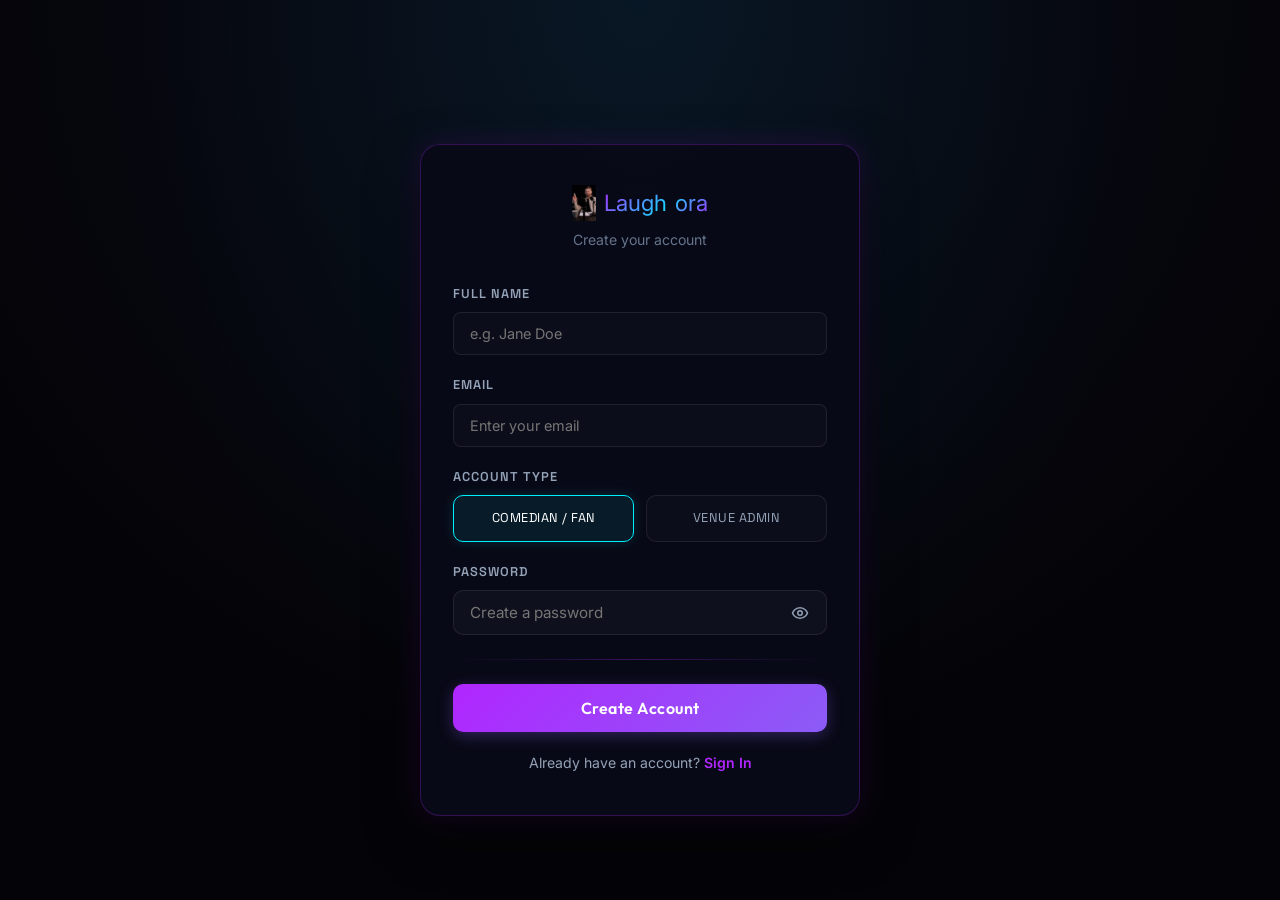
<file: signup.html>
<!DOCTYPE html>
<html lang="en">
<head>
    <meta charset="UTF-8">
    <meta name="viewport" content="width=device-width, initial-scale=1.0">
    <title>Create Account — Laughora</title>
    <link rel="icon" type="image/png" href="assets/favicon.png">
    <link rel="preconnect" href="https://fonts.googleapis.com">
    <link rel="preconnect" href="https://fonts.gstatic.com" crossorigin>
    <link href="https://fonts.googleapis.com/css2?family=Inter:wght@300;400;500;600;700&family=Outfit:wght@400;500;600;700;800&family=Space+Grotesk:wght@400;500;600;700&display=swap" rel="stylesheet">
    <link rel="stylesheet" href="styles.css">
    <script>
        (function () {
            const theme = localStorage.getItem('theme') || 'dark';
            if (theme === 'light') document.documentElement.classList.add('light-theme');
        })();
    </script>
    <style>
        .auth-page {
            min-height: 100vh;
            display: flex;
            align-items: center;
            justify-content: center;
            padding: 120px 24px 60px;
            position: relative;
            background: radial-gradient(ellipse at 50% 0%, rgba(0,240,255,0.06) 0%, transparent 60%);
        }
        .auth-card {
            width: 100%;
            max-width: 440px;
            background: rgba(9, 10, 24, 0.95);
            border: 1px solid rgba(176, 38, 255, 0.25);
            box-shadow: 0 20px 50px rgba(0, 0, 0, 0.5), 0 0 30px rgba(176, 38, 255, 0.15);
            border-radius: 20px;
            padding: 40px 32px;
            backdrop-filter: blur(20px);
        }
        .auth-brand {
            text-align: center;
            margin-bottom: 32px;
        }
        .auth-brand .auth-logo {
            display: flex;
            align-items: center;
            justify-content: center;
            gap: 8px;
            margin-bottom: 8px;
        }
        .auth-brand .auth-logo img {
            height: 36px;
        }
        .auth-brand h1 {
            font-size: 1.6rem;
            margin-bottom: 4px;
        }
        .auth-brand p {
            font-size: 0.88rem;
            color: var(--color-text-muted);
        }
        .auth-divider {
            height: 1px;
            background: linear-gradient(90deg, transparent, rgba(176,38,255,0.3), transparent);
            margin: 24px 0;
        }
        .auth-switch {
            text-align: center;
            margin-top: 20px;
            font-size: 0.88rem;
            color: var(--color-text-slate);
        }
        .auth-switch a {
            color: var(--color-purple);
            font-weight: 600;
            transition: color 0.2s ease;
        }
        .auth-switch a:hover {
            color: var(--color-cyan);
        }
        .auth-error {
            display: none;
            background: rgba(255, 0, 127, 0.1);
            border: 1px solid rgba(255, 0, 127, 0.3);
            border-radius: 8px;
            padding: 10px 14px;
            font-size: 0.82rem;
            color: var(--color-pink);
            margin-bottom: 16px;
            text-align: center;
        }
        html.light-theme .auth-card {
            background: rgba(255, 255, 255, 0.95);
            border-color: rgba(139, 92, 246, 0.25);
            box-shadow: 0 20px 50px rgba(15, 23, 42, 0.08), 0 0 20px rgba(139, 92, 246, 0.08);
        }
    </style>
</head>
<body>


    <!-- Sign Up Page -->
    <div class="auth-page">
        <div class="auth-card">
            <div class="auth-brand">
                <a href="index.html" class="auth-logo">
                    <img src="assets/logo.png" alt="Laughora">
                    <span class="logo-neon" style="font-size:1.4rem;">Laugh</span><span class="logo-accent" style="font-size:1.4rem;">ora</span>
                </a>
                <p>Create your account</p>
            </div>

            <div class="auth-error" id="signupError"></div>

            <form id="signupForm">
                <div class="neon-form-group">
                    <label>Full Name</label>
                    <input type="text" id="signupName" class="neon-input" placeholder="e.g. Jane Doe" required>
                </div>
                <div class="neon-form-group">
                    <label>Email</label>
                    <input type="email" id="signupEmail" class="neon-input" placeholder="Enter your email" required>
                </div>
                <div class="neon-form-group">
                    <label>Account Type</label>
                    <div class="role-selector">
                        <div class="role-option active" data-role="user">Comedian / Fan</div>
                        <div class="role-option" data-role="admin">Venue Admin</div>
                    </div>
                </div>
                <div class="neon-form-group">
                    <label>Password</label>
                    <div class="neon-password-wrapper">
                        <input type="password" id="signupPassword" class="neon-input" placeholder="Create a password" required>
                        <button type="button" class="password-toggle-btn" aria-label="Toggle password visibility">
                            <svg class="eye-icon" width="18" height="18" viewBox="0 0 24 24" fill="none" stroke="currentColor" stroke-width="2" stroke-linecap="round" stroke-linejoin="round">
                                <path d="M2 12s3-7 10-7 10 7 10 7-3 7-10 7-10-7-10-7Z"></path><circle cx="12" cy="12" r="3"></circle>
                            </svg>
                        </button>
                    </div>
                </div>

                <div class="auth-divider"></div>

                <button type="submit" class="neon-btn">Create Account</button>
            </form>

            <div class="auth-switch">
                Already have an account? <a href="login.html">Sign In</a>
            </div>
        </div>
    </div>



    <script src="script.js"></script>
    <script>
        (function() {
            const form = document.getElementById('signupForm');
            const errorDiv = document.getElementById('signupError');
            const roleOptions = document.querySelectorAll('.role-option');
            let selectedRole = 'user';

            // Role selection
            roleOptions.forEach(opt => {
                opt.addEventListener('click', function() {
                    roleOptions.forEach(o => o.classList.remove('active'));
                    this.classList.add('active');
                    selectedRole = this.getAttribute('data-role');
                });
            });

            // Password toggle
            document.querySelector('.password-toggle-btn')?.addEventListener('click', function() {
                const wrapper = this.closest('.neon-password-wrapper');
                const input = wrapper.querySelector('input');
                if (input.type === 'password') {
                    input.type = 'text';
                    this.innerHTML = `<svg class="eye-icon" width="18" height="18" viewBox="0 0 24 24" fill="none" stroke="currentColor" stroke-width="2" stroke-linecap="round" stroke-linejoin="round"><path d="M9.88 9.88a3 3 0 1 0 4.24 4.24"></path><path d="M10.73 5.08A10.43 10.43 0 0 1 12 5c7 0 10 7 10 7a13.16 13.16 0 0 1-1.67 2.68"></path><path d="M6.61 6.61A13.52 13.52 0 0 0 2 12s3 7 10 7a9.74 9.74 0 0 0 5.39-1.61"></path><line x1="2" y1="2" x2="22" y2="22"></line></svg>`;
                } else {
                    input.type = 'password';
                    this.innerHTML = `<svg class="eye-icon" width="18" height="18" viewBox="0 0 24 24" fill="none" stroke="currentColor" stroke-width="2" stroke-linecap="round" stroke-linejoin="round"><path d="M2 12s3-7 10-7 10 7 10 7-3 7-10 7-10-7-10-7Z"></path><circle cx="12" cy="12" r="3"></circle></svg>`;
                }
            });

            // Form submission
            form.addEventListener('submit', function(e) {
                e.preventDefault();
                errorDiv.style.display = 'none';

                const name = document.getElementById('signupName').value.trim();
                const email = document.getElementById('signupEmail').value.trim();
                const password = document.getElementById('signupPassword').value;

                if (password.length < 6) {
                    errorDiv.textContent = 'Password must be at least 6 characters.';
                    errorDiv.style.display = 'block';
                    return;
                }

                localStorage.setItem('registeredEmail', email);
                localStorage.setItem('registeredName', name || (selectedRole === 'admin' ? 'Administrator' : 'Comedy Fan'));
                localStorage.setItem('registeredRole', selectedRole);
                localStorage.setItem('registeredPassword', password);
                localStorage.setItem('currentUserRole', selectedRole);
                localStorage.setItem('currentUserName', name || (selectedRole === 'admin' ? 'Administrator' : 'Comedy Fan'));
                localStorage.setItem('isLoggedIn', 'true');

                window.location.href = selectedRole === 'admin' ? 'admin-dashboard.html' : 'user-dashboard.html';
            });
        })();
    </script>
</body>
</html>
</file>
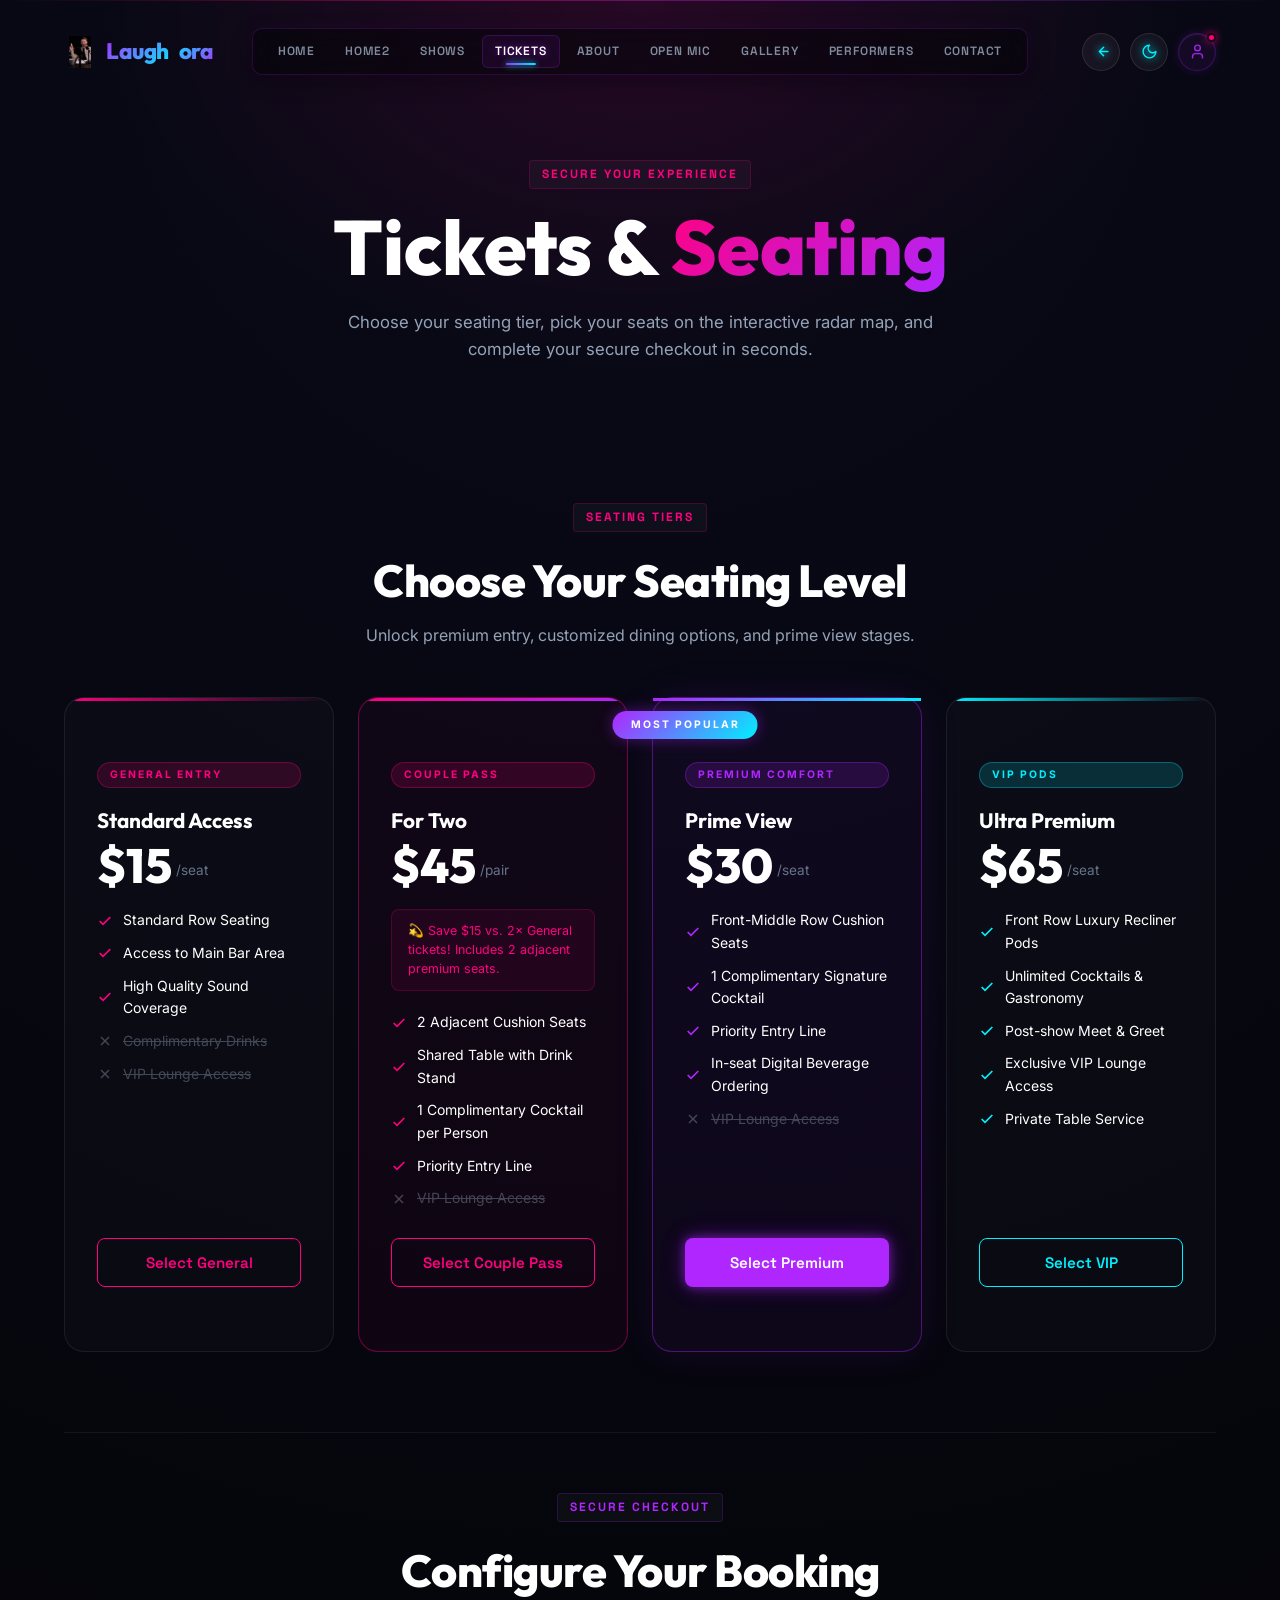
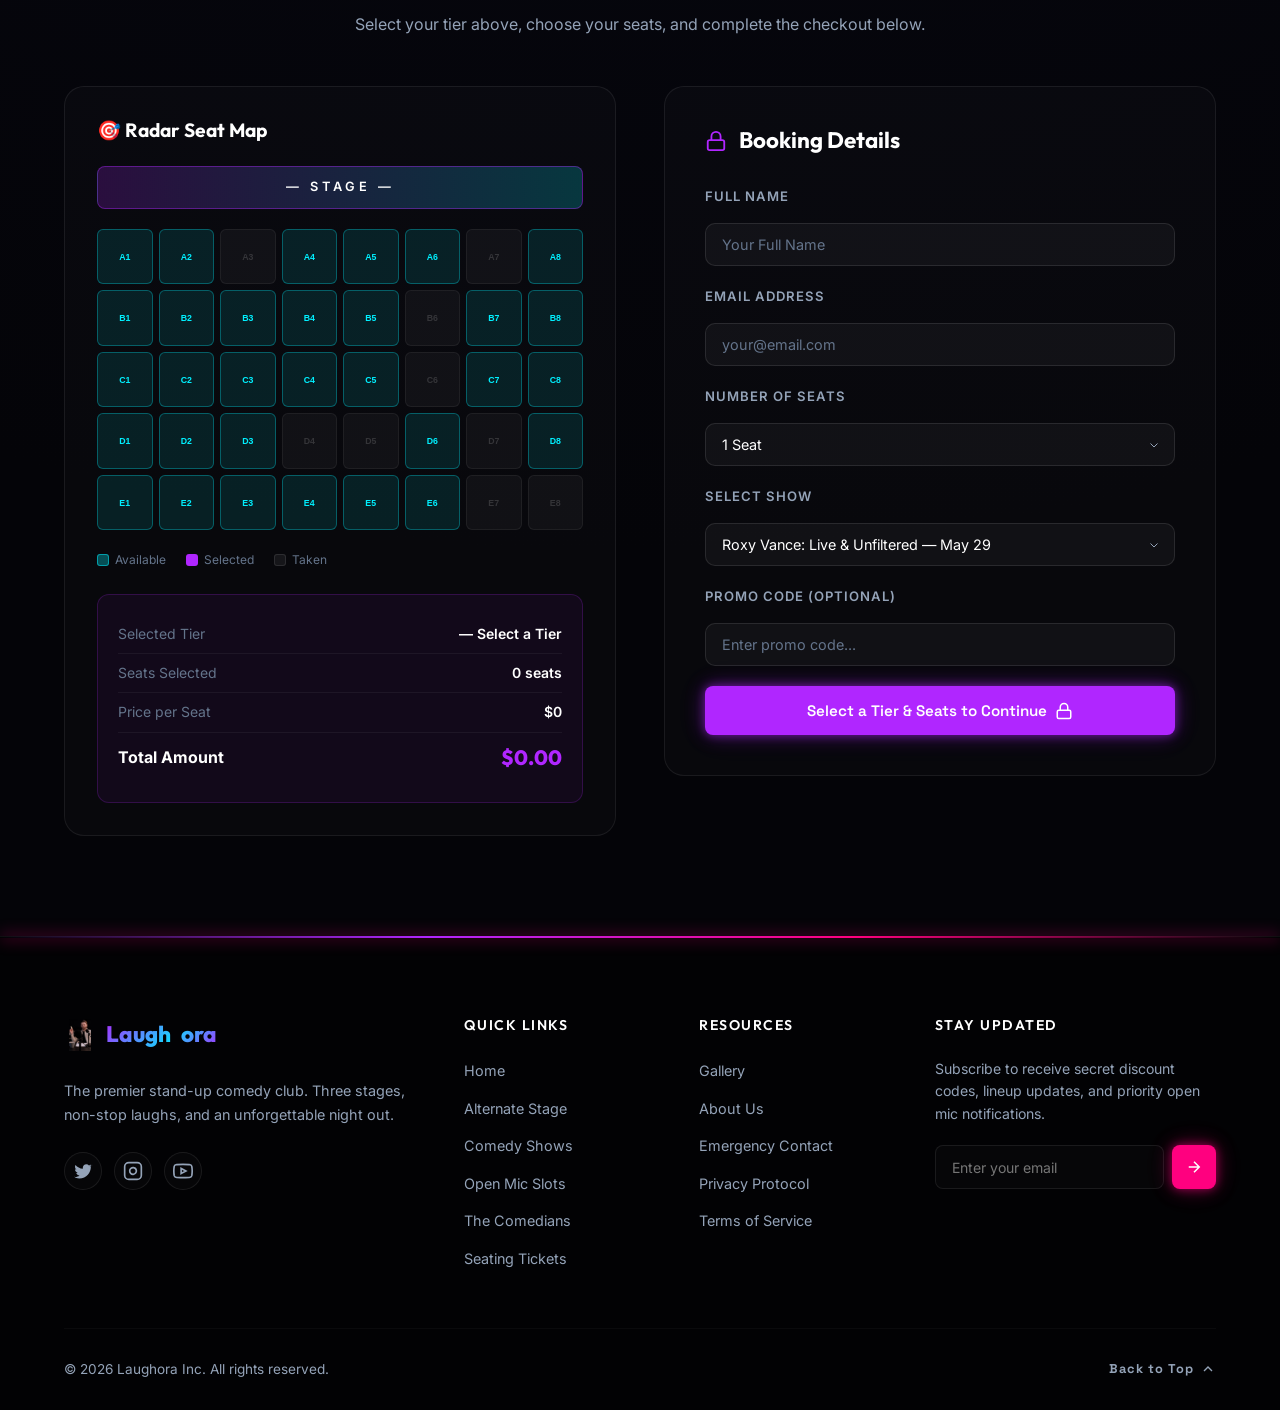
<file: tickets.html>
<!DOCTYPE html>
<html lang="en">

<head>
    <meta charset="UTF-8">
    <meta name="viewport" content="width=device-width, initial-scale=1.0">
    <title>Laughora | Tickets & Seating</title>
    <meta name="description" content="Book your seats at Laughora. Choose from General Entry, Couple Pass, Premium Comfort, and VIP Pods. Interactive seating map included.">
    <link rel="icon" type="image/png" href="assets/favicon.png">
    <link rel="preconnect" href="https://fonts.googleapis.com">
    <link rel="preconnect" href="https://fonts.gstatic.com" crossorigin>
    <link href="https://fonts.googleapis.com/css2?family=Inter:wght@300;400;500;600;700&family=Outfit:wght@400;500;600;700;800&family=Space+Grotesk:wght@400;500;600;700&display=swap" rel="stylesheet">
    <link rel="stylesheet" href="styles.css">
    <!-- Inline blocking theme loader -->
    <script>
        (function () {
            const theme = localStorage.getItem('theme') || 'dark';
            if (theme === 'light') {
                document.documentElement.classList.add('light-theme');
            }
        })();
    </script>
    <style>
        .page-hero {
            padding: 160px 24px 80px;
            text-align: center;
            position: relative;
            background: radial-gradient(ellipse at 50% 0%, rgba(255,0,127,0.12) 0%, transparent 60%);
        }
        .page-hero::before {
            content: '';
            position: absolute;
            top: 0; left: 0; right: 0;
            height: 1px;
            background: linear-gradient(90deg, transparent, var(--color-pink), var(--color-purple), transparent);
            opacity: 0.4;
        }
        .page-hero-title { font-size: clamp(2.5rem, 6vw, 5rem); font-weight: 800; color: var(--color-text-white); margin-bottom: 1rem; }
        .page-hero-title span { background: linear-gradient(135deg, var(--color-pink), var(--color-purple)); -webkit-background-clip: text; -webkit-text-fill-color: transparent; background-clip: text; }
        .page-hero p { max-width: 600px; margin: 0 auto; font-size: 1.05rem; color: var(--color-text-slate); }

        .tickets-page { padding: 60px 0 100px; }

        /* Pricing Grid */
        .pricing-grid-4 {
            display: grid;
            grid-template-columns: repeat(auto-fill, minmax(260px, 1fr));
            gap: 1.5rem;
            margin-top: 3rem;
        }

        .pricing-card-v2 {
            border-radius: 20px;
            padding: 4rem 2rem;
            background: rgba(255,255,255,0.02);
            border: 1px solid rgba(255,255,255,0.07);
            display: flex;
            flex-direction: column;
            transition: var(--transition-smooth);
            position: relative;
            overflow: hidden;
        }

        .pricing-card-v2:hover {
            transform: translateY(-8px);
        }

        .pricing-card-v2.featured {
            border-color: rgba(176,38,255,0.4);
            background: rgba(176,38,255,0.05);
            box-shadow: 0 0 40px rgba(176,38,255,0.1);
            overflow: visible;
        }

        .pricing-card-v2.featured .card-glow-badge {
            position: absolute;
            top: 0.8rem;
            left: auto;
            transform: translateX(-50%);
            z-index: 2;
            white-space: nowrap;
            padding: 6px 18px;
        }
        .pricing-card-v2.couple-card {
            border-color: rgba(255,0,127,0.4);
            background: rgba(255,0,127,0.04);
        }

        .pricing-card-v2::before {
            content: '';
            position: absolute;
            top: 0; left: 0; right: 0;
            height: 3px;
        }

        .pricing-card-v2.general-card::before { background: linear-gradient(90deg, var(--color-pink), transparent); }
        .pricing-card-v2.couple-card::before { background: linear-gradient(90deg, var(--color-pink), var(--color-purple)); }
        .pricing-card-v2.featured::before { background: linear-gradient(90deg, var(--color-purple), var(--color-cyan)); }
        .pricing-card-v2.vip-card::before { background: linear-gradient(90deg, var(--color-cyan), transparent); }

        .tier-badge {
            display: inline-block;
            font-size: 0.65rem;
            font-weight: 700;
            letter-spacing: 2px;
            text-transform: uppercase;
            padding: 4px 12px;
            border-radius: 100px;
            margin-bottom: 1.25rem;
        }

        .tier-badge.tb-pink { background: rgba(255,0,127,0.15); color: var(--color-pink); border: 1px solid rgba(255,0,127,0.3); }
        .tier-badge.tb-purple { background: rgba(176,38,255,0.15); color: var(--color-purple); border: 1px solid rgba(176,38,255,0.3); }
        .tier-badge.tb-cyan { background: rgba(0,240,255,0.15); color: var(--color-cyan); border: 1px solid rgba(0,240,255,0.3); }

        .pricing-card-v2 h3 { font-size: 1.3rem; color: var(--color-text-white); margin-bottom: 0.5rem; }

        .price-big {
            display: flex;
            align-items: flex-end;
            gap: 4px;
            margin-bottom: 1.25rem;
        }

        .price-big .p-amount {
            font-size: 3rem;
            font-weight: 800;
            color: var(--color-text-white);
            font-family: var(--font-heading);
            line-height: 1;
        }

        .price-big .p-unit {
            font-size: 0.85rem;
            color: var(--color-text-muted);
            padding-bottom: 8px;
        }

        .pricing-feats {
            list-style: none;
            display: flex;
            flex-direction: column;
            gap: 0.65rem;
            flex: 1;
            margin-bottom: 1.75rem;
        }

        .pricing-feats li {
            font-size: 0.875rem;
            color: var(--color-text-slate);
            display: flex;
            align-items: center;
            gap: 10px;
        }

        .pricing-feats li.feat-on { color: var(--color-text-white); }
        .pricing-feats li.feat-off { opacity: 0.4; text-decoration: line-through; }

        .feat-check { width: 16px; height: 16px; flex-shrink: 0; }

        /* Couple Pass note */
        .couple-note {
            background: rgba(255,0,127,0.08);
            border: 1px solid rgba(255,0,127,0.2);
            border-radius: 8px;
            padding: 0.75rem 1rem;
            font-size: 0.78rem;
            color: var(--color-pink);
            margin-bottom: 1.25rem;
            line-height: 1.5;
        }

        /* Booking Form Section */
        .booking-section {
            margin-top: 80px;
            padding-top: 60px;
            border-top: 1px solid rgba(255,255,255,0.06);
        }

        .booking-layout {
            display: grid;
            grid-template-columns: 1fr 1fr;
            gap: 3rem;
            margin-top: 3rem;
            align-items: start;
        }

        .booking-form-card {
            background: rgba(255,255,255,0.02);
            border: 1px solid rgba(255,255,255,0.07);
            border-radius: 20px;
            padding: 2.5rem;
        }

        .booking-form-card h3 {
            font-size: 1.4rem;
            color: var(--color-text-white);
            margin-bottom: 2rem;
            display: flex;
            align-items: center;
            gap: 12px;
        }

        .booking-form-card h3 svg { color: var(--color-purple); }

        /* Seating Map Card */
        .seating-map-card {
            background: rgba(255,255,255,0.02);
            border: 1px solid rgba(255,255,255,0.07);
            border-radius: 20px;
            padding: 2rem;
        }

        .seating-map-card h3 {
            font-size: 1.2rem;
            color: var(--color-text-white);
            margin-bottom: 1.5rem;
        }

        .stage-label {
            text-align: center;
            padding: 10px;
            background: linear-gradient(90deg, rgba(176,38,255,0.2), rgba(0,240,255,0.2));
            border: 1px solid rgba(176,38,255,0.4);
            border-radius: 8px;
            font-size: 0.8rem;
            letter-spacing: 4px;
            color: var(--color-text-white);
            margin-bottom: 1.25rem;
            font-weight: 600;
        }

        .seating-grid-v2 {
            display: grid;
            grid-template-columns: repeat(8, 1fr);
            gap: 6px;
            margin-bottom: 1.25rem;
        }

        .seat-btn {
            aspect-ratio: 1;
            border-radius: 6px;
            border: none;
            cursor: pointer;
            font-size: 0.55rem;
            font-weight: 700;
            transition: var(--transition-fast);
            position: relative;
        }

        .seat-btn.avail {
            background: rgba(0,240,255,0.1);
            border: 1px solid rgba(0,240,255,0.3);
            color: var(--color-cyan);
        }

        .seat-btn.avail:hover {
            background: rgba(0,240,255,0.25);
            box-shadow: 0 0 12px rgba(0,240,255,0.4);
            transform: scale(1.15);
        }

        .seat-btn.selected {
            background: var(--color-purple);
            border: 1px solid var(--color-purple);
            color: white;
            box-shadow: 0 0 12px rgba(176,38,255,0.5);
        }

        .seat-btn.taken {
            background: rgba(255,255,255,0.04);
            border: 1px solid rgba(255,255,255,0.06);
            color: rgba(255,255,255,0.15);
            cursor: not-allowed;
        }

        .seat-legend {
            display: flex;
            gap: 1.25rem;
            flex-wrap: wrap;
        }

        .seat-legend-item {
            display: flex;
            align-items: center;
            gap: 6px;
            font-size: 0.75rem;
            color: var(--color-text-muted);
        }

        .legend-dot {
            width: 12px;
            height: 12px;
            border-radius: 3px;
        }

        .ld-avail { background: rgba(0,240,255,0.3); border: 1px solid rgba(0,240,255,0.5); }
        .ld-selected { background: var(--color-purple); }
        .ld-taken { background: rgba(255,255,255,0.06); border: 1px solid rgba(255,255,255,0.1); }

        /* Calculator */
        .calc-panel {
            background: rgba(176,38,255,0.06);
            border: 1px solid rgba(176,38,255,0.2);
            border-radius: 12px;
            padding: 1.25rem;
            margin-top: 1.5rem;
        }

        .calc-row {
            display: flex;
            justify-content: space-between;
            align-items: center;
            padding: 8px 0;
            font-size: 0.875rem;
            border-bottom: 1px solid rgba(255,255,255,0.05);
        }

        .calc-row:last-child { border-bottom: none; }

        .calc-row .calc-label-txt { color: var(--color-text-muted); }
        .calc-row .calc-val { color: var(--color-text-white); font-weight: 600; }

        .calc-row.total-row .calc-label-txt { color: var(--color-text-white); font-size: 1rem; font-weight: 700; }
        .calc-row.total-row .calc-val { color: var(--color-purple); font-size: 1.3rem; font-weight: 800; font-family: var(--font-heading); }

        /* Success state */
        .booking-success-v2 {
            display: none;
            text-align: center;
            padding: 3rem 2rem;
        }

        .booking-success-v2.show { display: block; }

        .bs-icon {
            width: 80px;
            height: 80px;
            border-radius: 50%;
            background: rgba(176,38,255,0.1);
            border: 2px solid rgba(176,38,255,0.4);
            display: flex;
            align-items: center;
            justify-content: center;
            margin: 0 auto 1.5rem;
        }

        .receipt-block {
            background: rgba(0,0,0,0.4);
            border: 1px solid rgba(255,255,255,0.08);
            border-radius: 12px;
            padding: 1.25rem;
            margin: 1.5rem 0;
        }

        .receipt-line {
            display: flex;
            justify-content: space-between;
            padding: 8px 0;
            font-size: 0.85rem;
            border-bottom: 1px solid rgba(255,255,255,0.05);
        }

        .receipt-line:last-child { border-bottom: none; }
        .receipt-line span { color: var(--color-text-muted); }
        .receipt-line strong { color: var(--color-text-white); }

        @media (max-width: 900px) {
            .booking-layout { grid-template-columns: 1fr; }
        }

        @media (max-width: 600px) {
            .pricing-grid-4 { grid-template-columns: 1fr; }
            .seating-grid-v2 { grid-template-columns: repeat(6,1fr); }
        }

        /* Light Theme Overrides */
        html.light-theme .pricing-card-v2 {
            background: #ffffff;
            border: 1px solid rgba(15, 23, 42, 0.08);
            box-shadow: 0 4px 20px rgba(0, 0, 0, 0.03);
        }
        html.light-theme .pricing-card-v2 h3 {
            color: #0f172a;
        }
        html.light-theme .price-big .p-amount {
            color: #0f172a;
        }
        html.light-theme .price-big .p-unit {
            color: #64748b;
        }
        html.light-theme .pricing-feats li {
            color: #475569;
        }
        html.light-theme .pricing-feats li.feat-on {
            color: #0f172a;
        }
        html.light-theme .pricing-card-v2.featured {
            background: rgba(176,38,255,0.03);
            border-color: rgba(176,38,255,0.3);
            box-shadow: 0 10px 30px rgba(176, 38, 255, 0.08);
        }
        html.light-theme .pricing-card-v2.couple-card {
            background: rgba(255,0,127,0.03);
            border-color: rgba(255,0,127,0.3);
            box-shadow: 0 10px 30px rgba(255, 0, 127, 0.08);
        }
        html.light-theme .couple-note {
            background: rgba(255,0,127,0.04);
            border: 1px solid rgba(255,0,127,0.15);
            color: #d0006f;
        }
        html.light-theme .booking-form-card {
            background: #ffffff;
            border: 1px solid rgba(15, 23, 42, 0.08);
            box-shadow: 0 10px 30px rgba(0, 0, 0, 0.03);
        }
        html.light-theme .booking-form-card h3 {
            color: #0f172a;
        }
        html.light-theme .seating-map-card {
            background: #ffffff;
            border: 1px solid rgba(15, 23, 42, 0.08);
            box-shadow: 0 10px 30px rgba(0, 0, 0, 0.03);
        }
        html.light-theme .seating-map-card h3 {
            color: #0f172a;
        }
        html.light-theme .stage-label {
            background: linear-gradient(90deg, rgba(176,38,255,0.08), rgba(0,240,255,0.08));
            border: 1px solid rgba(176,38,255,0.25);
            color: #4f46e5;
        }
        html.light-theme .seat-btn.avail {
            background: rgba(0,240,255,0.05);
            border: 1px solid rgba(0,240,255,0.4);
            color: #0891b2;
        }
        html.light-theme .seat-btn.avail:hover {
            background: rgba(0,240,255,0.15);
            box-shadow: 0 0 8px rgba(0,240,255,0.3);
        }
        html.light-theme .seat-btn.taken {
            background: #f1f5f9;
            border: 1px solid #e2e8f0;
            color: #cbd5e1;
        }
        html.light-theme .ld-taken {
            background: #f1f5f9;
            border: 1px solid #cbd5e1;
        }
        html.light-theme .calc-panel {
            background: rgba(176,38,255,0.03);
            border: 1px solid rgba(176,38,255,0.15);
        }
        html.light-theme .calc-row {
            border-bottom: 1px solid rgba(15, 23, 42, 0.05);
        }
        html.light-theme .calc-row .calc-label-txt {
            color: #64748b;
        }
        html.light-theme .calc-row .calc-val {
            color: #0f172a;
        }
        html.light-theme .calc-row.total-row .calc-label-txt {
            color: #0f172a;
        }
        html.light-theme .receipt-block {
            background: #f8fafc;
            border: 1px solid rgba(15, 23, 42, 0.08);
        }
        html.light-theme .receipt-line {
            border-bottom: 1px solid rgba(15, 23, 42, 0.05);
        }
        html.light-theme .receipt-line span {
            color: #64748b;
        }
        html.light-theme .receipt-line strong {
            color: #0f172a;
        }
    </style>
</head>

<body>
    <!-- Navbar -->
    <header class="navbar" id="navbar">
        <div class="nav-container">
            <a href="index.html" class="nav-logo">
                <img src="assets/logo.png" alt="Laughora Logo" class="brand-logo-img">
                <span class="logo-neon">Laugh</span><span class="logo-accent">ora</span></a>
            <button class="nav-toggle" id="navToggle" aria-label="Toggle navigation menu"><span class="bar"></span><span class="bar"></span><span class="bar"></span></button>
            <nav class="nav-menu" id="navMenu">
                <a href="index.html" class="nav-link">Home</a>
                <a href="home2.html" class="nav-link">Home2</a>
                <a href="shows.html" class="nav-link">Shows</a>
                <a href="tickets.html" class="nav-link active">Tickets</a>
                <a href="about.html" class="nav-link">About</a>
                <a href="openmic.html" class="nav-link">Open Mic</a>
                <a href="gallery.html" class="nav-link">Gallery</a>
                <a href="performers.html" class="nav-link">Performers</a>
                <a href="contact.html" class="nav-link">Contact</a>
            </nav>

            <!-- Navbar Actions (Theme Toggle & Account) -->
            <div class="nav-actions">
                <button id="rtlToggle" class="rtl-toggle-btn" aria-label="Toggle RTL/LTR">
                    <svg class="ltr-icon" xmlns="http://www.w3.org/2000/svg" viewBox="0 0 24 24" width="18" height="18" fill="none" stroke="currentColor" stroke-width="2" stroke-linecap="round" stroke-linejoin="round"><path d="M21 12H9M15 6l-6 6 6 6"/></svg>
                    <svg class="rtl-icon" xmlns="http://www.w3.org/2000/svg" viewBox="0 0 24 24" width="18" height="18" fill="none" stroke="currentColor" stroke-width="2" stroke-linecap="round" stroke-linejoin="round"><path d="M3 12h12M9 18l6-6-6-6"/></svg>
                </button>
                <button id="themeToggle" class="theme-toggle-btn" aria-label="Toggle theme">
                    <svg class="sun-icon" xmlns="http://www.w3.org/2000/svg" viewBox="0 0 24 24" fill="none" stroke="currentColor" stroke-width="2" stroke-linecap="round" stroke-linejoin="round">
                        <circle cx="12" cy="12" r="4"></circle><path d="M12 2v2"></path><path d="M12 20v2"></path>
                        <path d="m4.93 4.93 1.41 1.41"></path><path d="m17.66 17.66 1.41 1.41"></path>
                        <path d="M2 12h2"></path><path d="M20 12h2"></path>
                        <path d="m6.34 17.66-1.41 1.41"></path><path d="m19.07 4.93-1.41 1.41"></path>
                    </svg>
                    <svg class="moon-icon" xmlns="http://www.w3.org/2000/svg" viewBox="0 0 24 24" fill="none" stroke="currentColor" stroke-width="2" stroke-linecap="round" stroke-linejoin="round">
                        <path d="M12 3a6 6 0 0 0 9 9 9 9 0 1 1-9-9Z"></path>
                    </svg>
                </button>
                <div class="user-dropdown">
                    <button id="userDropdownBtn" class="user-dropdown-btn" aria-label="User Account">
                        <svg class="user-icon" xmlns="http://www.w3.org/2000/svg" viewBox="0 0 24 24" fill="none" stroke="currentColor" stroke-width="2" stroke-linecap="round" stroke-linejoin="round">
                            <path d="M19 21v-2a4 4 0 0 0-4-4H9a4 4 0 0 0-4 4v2"></path>
                            <circle cx="12" cy="7" r="4"></circle>
                        </svg>
                        <span class="user-badge-dot"></span>
                    </button>
                    <div class="user-dropdown-content">
                        <div class="dropdown-header">
                             <p class="user-name" id="navUserName">Comedy Fan</p>
                            <p class="user-role" id="navUserRole">Spectator</p>
                        </div>
                        <a href="login.html" class="dropdown-item login-link">
                            <span class="di-icon">
                                <svg width="15" height="15" viewBox="0 0 24 24" fill="none" stroke="currentColor" stroke-width="2"><path d="M15 3h4a2 2 0 0 1 2 2v14a2 2 0 0 1-2 2h-4M10 17l5-5-5-5M15 12H3"/></svg>
                            </span>
                            <span>Sign In / Sign Up</span>
                        </a>
                        <div class="dropdown-divider"></div>
                        <div class="dropdown-divider"></div>
                        <a href="user-dashboard.html" class="dropdown-item user-dash-link">
                            <span class="di-icon">
                                <svg width="15" height="15" viewBox="0 0 24 24" fill="none" stroke="currentColor" stroke-width="2"><path d="M20 21v-2a4 4 0 0 0-4-4H8a4 4 0 0 0-4 4v2"/><circle cx="12" cy="7" r="4"/></svg>
                            </span>
                            <span>User Dashboard</span>
                        </a>
                        <a href="admin-dashboard.html" class="dropdown-item admin-dash-link">
                            <span class="di-icon">
                                <svg width="15" height="15" viewBox="0 0 24 24" fill="none" stroke="currentColor" stroke-width="2"><path d="M12 2L2 7l10 5 10-5-10-5zM2 17l10 5 10-5M2 12l10 5 10-5"/></svg>
                            </span>
                            <span>Admin Dashboard</span>
                        </a>
                        <button class="dropdown-item signout-btn logged-in-only" id="signoutBtn">
                            <span class="di-icon">
                                <svg width="15" height="15" viewBox="0 0 24 24" fill="none" stroke="currentColor" stroke-width="2"><path d="M9 21H5a2 2 0 0 1-2-2V5a2 2 0 0 1 2-2h4M16 17l5-5-5-5M21 12H9"/></svg>
                            </span>
                            <span>Sign Out</span>
                        </button>
                    </div>
                </div>
            </div>
        </div>
    </header>

    <!-- Page Hero -->
    <div class="page-hero">
        <span class="section-tag tag-pink">SECURE YOUR EXPERIENCE</span>
        <h1 class="page-hero-title">Tickets &amp; <span>Seating</span></h1>
        <p>Choose your seating tier, pick your seats on the interactive radar map, and complete your secure checkout in seconds.</p>
    </div>

    <!-- Tickets Page Content -->
    <section class="tickets-page">
        <div class="container">

            <!-- Pricing Tiers -->
            <div class="section-header">
                <span class="section-tag tag-pink">SEATING TIERS</span>
                <h2 class="section-title">Choose Your Seating Level</h2>
                <p class="section-desc">Unlock premium entry, customized dining options, and prime view stages.</p>
            </div>

            <div class="pricing-grid-4">

                <!-- General Entry -->
                <div class="pricing-card-v2 general-card">
                    <span class="tier-badge tb-pink">General Entry</span>
                    <h3>Standard Access</h3>
                    <div class="price-big">
                        <span class="p-amount">$15</span>
                        <span class="p-unit">/seat</span>
                    </div>
                    <ul class="pricing-feats">
                        <li class="feat-on">
                            <svg class="feat-check" viewBox="0 0 24 24" fill="none" stroke="#ff007f" stroke-width="2.5"><path d="M20 6L9 17l-5-5"/></svg>
                            Standard Row Seating
                        </li>
                        <li class="feat-on">
                            <svg class="feat-check" viewBox="0 0 24 24" fill="none" stroke="#ff007f" stroke-width="2.5"><path d="M20 6L9 17l-5-5"/></svg>
                            Access to Main Bar Area
                        </li>
                        <li class="feat-on">
                            <svg class="feat-check" viewBox="0 0 24 24" fill="none" stroke="#ff007f" stroke-width="2.5"><path d="M20 6L9 17l-5-5"/></svg>
                            High Quality Sound Coverage
                        </li>
                        <li class="feat-off">
                            <svg class="feat-check" viewBox="0 0 24 24" fill="none" stroke="currentColor" stroke-width="2"><line x1="18" y1="6" x2="6" y2="18"/><line x1="6" y1="6" x2="18" y2="18"/></svg>
                            Complimentary Drinks
                        </li>
                        <li class="feat-off">
                            <svg class="feat-check" viewBox="0 0 24 24" fill="none" stroke="currentColor" stroke-width="2"><line x1="18" y1="6" x2="6" y2="18"/><line x1="6" y1="6" x2="18" y2="18"/></svg>
                            VIP Lounge Access
                        </li>
                    </ul>
                    <button class="btn btn-outline-pink btn-block select-tier-btn-v2" data-tier="General Entry" data-price="15" data-color="pink">Select General</button>
                </div>

                <!-- Couple Pass -->
                <div class="pricing-card-v2 couple-card">
                    <span class="tier-badge tb-pink">Couple Pass</span>
                    <h3>For Two</h3>
                    <div class="price-big">
                        <span class="p-amount">$45</span>
                        <span class="p-unit">/pair</span>
                    </div>
                    <div class="couple-note">
                        💫 Save $15 vs. 2× General tickets! Includes 2 adjacent premium seats.
                    </div>
                    <ul class="pricing-feats">
                        <li class="feat-on">
                            <svg class="feat-check" viewBox="0 0 24 24" fill="none" stroke="#ff007f" stroke-width="2.5"><path d="M20 6L9 17l-5-5"/></svg>
                            2 Adjacent Cushion Seats
                        </li>
                        <li class="feat-on">
                            <svg class="feat-check" viewBox="0 0 24 24" fill="none" stroke="#ff007f" stroke-width="2.5"><path d="M20 6L9 17l-5-5"/></svg>
                            Shared Table with Drink Stand
                        </li>
                        <li class="feat-on">
                            <svg class="feat-check" viewBox="0 0 24 24" fill="none" stroke="#ff007f" stroke-width="2.5"><path d="M20 6L9 17l-5-5"/></svg>
                            1 Complimentary Cocktail per Person
                        </li>
                        <li class="feat-on">
                            <svg class="feat-check" viewBox="0 0 24 24" fill="none" stroke="#ff007f" stroke-width="2.5"><path d="M20 6L9 17l-5-5"/></svg>
                            Priority Entry Line
                        </li>
                        <li class="feat-off">
                            <svg class="feat-check" viewBox="0 0 24 24" fill="none" stroke="currentColor" stroke-width="2"><line x1="18" y1="6" x2="6" y2="18"/><line x1="6" y1="6" x2="18" y2="18"/></svg>
                            VIP Lounge Access
                        </li>
                    </ul>
                    <button class="btn btn-outline-pink btn-block select-tier-btn-v2" data-tier="Couple Pass" data-price="45" data-color="pink">Select Couple Pass</button>
                </div>

                <!-- Premium (Featured) -->
                <div class="pricing-card-v2 featured">
                    <span class="card-glow-badge">MOST POPULAR</span>
                    <span class="tier-badge tb-purple">Premium Comfort</span>
                    <h3>Prime View</h3>
                    <div class="price-big">
                        <span class="p-amount">$30</span>
                        <span class="p-unit">/seat</span>
                    </div>
                    <ul class="pricing-feats">
                        <li class="feat-on">
                            <svg class="feat-check" viewBox="0 0 24 24" fill="none" stroke="#b026ff" stroke-width="2.5"><path d="M20 6L9 17l-5-5"/></svg>
                            Front-Middle Row Cushion Seats
                        </li>
                        <li class="feat-on">
                            <svg class="feat-check" viewBox="0 0 24 24" fill="none" stroke="#b026ff" stroke-width="2.5"><path d="M20 6L9 17l-5-5"/></svg>
                            1 Complimentary Signature Cocktail
                        </li>
                        <li class="feat-on">
                            <svg class="feat-check" viewBox="0 0 24 24" fill="none" stroke="#b026ff" stroke-width="2.5"><path d="M20 6L9 17l-5-5"/></svg>
                            Priority Entry Line
                        </li>
                        <li class="feat-on">
                            <svg class="feat-check" viewBox="0 0 24 24" fill="none" stroke="#b026ff" stroke-width="2.5"><path d="M20 6L9 17l-5-5"/></svg>
                            In-seat Digital Beverage Ordering
                        </li>
                        <li class="feat-off">
                            <svg class="feat-check" viewBox="0 0 24 24" fill="none" stroke="currentColor" stroke-width="2"><line x1="18" y1="6" x2="6" y2="18"/><line x1="6" y1="6" x2="18" y2="18"/></svg>
                            VIP Lounge Access
                        </li>
                    </ul>
                    <button class="btn btn-purple btn-block select-tier-btn-v2" data-tier="Premium Comfort" data-price="30" data-color="purple">Select Premium</button>
                </div>

                <!-- VIP -->
                <div class="pricing-card-v2 vip-card">
                    <span class="tier-badge tb-cyan">VIP Pods</span>
                    <h3>Ultra Premium</h3>
                    <div class="price-big">
                        <span class="p-amount">$65</span>
                        <span class="p-unit">/seat</span>
                    </div>
                    <ul class="pricing-feats">
                        <li class="feat-on">
                            <svg class="feat-check" viewBox="0 0 24 24" fill="none" stroke="#00f0ff" stroke-width="2.5"><path d="M20 6L9 17l-5-5"/></svg>
                            Front Row Luxury Recliner Pods
                        </li>
                        <li class="feat-on">
                            <svg class="feat-check" viewBox="0 0 24 24" fill="none" stroke="#00f0ff" stroke-width="2.5"><path d="M20 6L9 17l-5-5"/></svg>
                            Unlimited Cocktails &amp; Gastronomy
                        </li>
                        <li class="feat-on">
                            <svg class="feat-check" viewBox="0 0 24 24" fill="none" stroke="#00f0ff" stroke-width="2.5"><path d="M20 6L9 17l-5-5"/></svg>
                            Post-show Meet &amp; Greet
                        </li>
                        <li class="feat-on">
                            <svg class="feat-check" viewBox="0 0 24 24" fill="none" stroke="#00f0ff" stroke-width="2.5"><path d="M20 6L9 17l-5-5"/></svg>
                            Exclusive VIP Lounge Access
                        </li>
                        <li class="feat-on">
                            <svg class="feat-check" viewBox="0 0 24 24" fill="none" stroke="#00f0ff" stroke-width="2.5"><path d="M20 6L9 17l-5-5"/></svg>
                            Private Table Service
                        </li>
                    </ul>
                    <button class="btn btn-outline-cyan btn-block select-tier-btn-v2" data-tier="VIP Pods" data-price="65" data-color="cyan">Select VIP</button>
                </div>

            </div>

            <!-- Booking Form Section -->
            <div class="booking-section" id="bookingFormSection">
                <div class="section-header">
                    <span class="section-tag tag-purple">SECURE CHECKOUT</span>
                    <h2 class="section-title">Configure Your Booking</h2>
                    <p class="section-desc">Select your tier above, choose your seats, and complete the checkout below.</p>
                </div>

                <div class="booking-layout">

                    <!-- Left: Seating Map -->
                    <div class="seating-map-card">
                        <h3>🎯 Radar Seat Map</h3>
                        <div class="stage-label">— STAGE —</div>
                        <div class="seating-grid-v2" id="seatingGridV2">
                            <!-- Dynamically rendered by JS -->
                        </div>
                        <div class="seat-legend">
                            <div class="seat-legend-item"><div class="legend-dot ld-avail"></div> Available</div>
                            <div class="seat-legend-item"><div class="legend-dot ld-selected"></div> Selected</div>
                            <div class="seat-legend-item"><div class="legend-dot ld-taken"></div> Taken</div>
                        </div>

                        <!-- Calculator -->
                        <div class="calc-panel">
                            <div class="calc-row">
                                <span class="calc-label-txt">Selected Tier</span>
                                <span class="calc-val" id="calcTierLabel">— Select a Tier</span>
                            </div>
                            <div class="calc-row">
                                <span class="calc-label-txt">Seats Selected</span>
                                <span class="calc-val" id="calcSeatsLabel">0 seats</span>
                            </div>
                            <div class="calc-row">
                                <span class="calc-label-txt">Price per Seat</span>
                                <span class="calc-val" id="calcPriceLabel">$0</span>
                            </div>
                            <div class="calc-row total-row">
                                <span class="calc-label-txt">Total Amount</span>
                                <span class="calc-val" id="calcTotalLabel">$0</span>
                            </div>
                        </div>
                    </div>

                    <!-- Right: Booking Form -->
                    <div class="booking-form-card">
                        <div id="bookingFormWrap">
                            <h3>
                                <svg width="22" height="22" viewBox="0 0 24 24" fill="none" stroke="currentColor" stroke-width="2"><rect x="3" y="11" width="18" height="11" rx="2"/><path d="M7 11V7a5 5 0 0 1 10 0v4"/></svg>
                                Booking Details
                            </h3>
                            <form id="ticketBookingFormV2">
                                <div class="form-group">
                                    <label for="bookerNameV2">Full Name</label>
                                    <input type="text" id="bookerNameV2" placeholder="Your Full Name" required>
                                </div>
                                <div class="form-group">
                                    <label for="bookerEmailV2">Email Address</label>
                                    <input type="email" id="bookerEmailV2" placeholder="your@email.com" required>
                                </div>
                                <div class="form-group">
                                    <label for="seatQtyV2">Number of Seats</label>
                                    <select id="seatQtyV2">
                                        <option value="1">1 Seat</option>
                                        <option value="2">2 Seats</option>
                                        <option value="3">3 Seats</option>
                                        <option value="4">4 Seats (Max)</option>
                                    </select>
                                </div>
                                <div class="form-group">
                                    <label for="showSelectV2">Select Show</label>
                                    <select id="showSelectV2">
                                        <option value="Roxy Vance: Live &amp; Unfiltered|25">Roxy Vance: Live &amp; Unfiltered — May 29</option>
                                        <option value="Jax Carter: No Filter|30">Jax Carter: No Filter — May 30</option>
                                        <option value="Open Mic Night|10">Open Mic Night — Jun 01</option>
                                        <option value="Marcus Chen: Unplugged|35">Marcus Chen: Unplugged — Jun 07</option>
                                        <option value="Comedy All-Stars Night|50">Comedy All-Stars Night — Jun 14</option>
                                        <option value="Open Mic: Summer Special|10">Open Mic: Summer Special — Jun 21</option>
                                    </select>
                                </div>
                                <div class="form-group">
                                    <label for="promoCodeV2">Promo Code (Optional)</label>
                                    <input type="text" id="promoCodeV2" placeholder="Enter promo code...">
                                </div>
                                <button type="submit" class="btn btn-purple btn-block" id="checkoutBtnV2" disabled>
                                    <span id="checkoutBtnLabel">Select a Tier &amp; Seats to Continue</span>
                                    <svg width="18" height="18" viewBox="0 0 24 24" fill="none" stroke="currentColor" stroke-width="2"><rect x="3" y="11" width="18" height="11" rx="2"/><path d="M7 11V7a5 5 0 0 1 10 0v4"/></svg>
                                </button>
                            </form>
                        </div>

                        <!-- Success State -->
                        <div class="booking-success-v2" id="bookingSuccessV2">
                            <div class="bs-icon">
                                <svg width="40" height="40" viewBox="0 0 24 24" fill="none" stroke="#b026ff" stroke-width="2"><path d="M22 11.08V12a10 10 0 1 1-5.93-9.14"/><path d="M22 4L12 14.01l-3-3"/></svg>
                            </div>
                            <h2 style="color:var(--color-text-white);margin-bottom:0.75rem;">Booking Confirmed!</h2>
                            <p style="color:var(--color-text-muted);margin-bottom:1.5rem;">Your seats have been reserved. Check your email for confirmation.</p>
                            <div class="receipt-block">
                                <div class="receipt-line"><span>Transaction Code:</span><strong id="v2ReceiptTx">#TX-0000-NL</strong></div>
                                <div class="receipt-line"><span>Show:</span><strong id="v2ReceiptShow">—</strong></div>
                                <div class="receipt-line"><span>Seats:</span><strong id="v2ReceiptSeats">—</strong></div>
                                <div class="receipt-line"><span>Tier:</span><strong id="v2ReceiptTier">—</strong></div>
                                <div class="receipt-line"><span>Total Paid:</span><strong id="v2ReceiptTotal" style="color:var(--color-purple);">$0.00</strong></div>
                            </div>
                            <button class="btn btn-outline-purple btn-block" id="bookAgainBtn">Book Another Ticket</button>
                        </div>
                    </div>

                </div>
            </div>

        </div>
    </section>

    <!-- Footer -->
    <footer class="footer">
        <div class="footer-glow-line"></div>
        <div class="container">
            <div class="footer-grid">
                <!-- Brand Info -->
                <div class="footer-brand">
                    <a href="index.html" class="footer-logo">
                        <img src="assets/logo.png" alt="Laughora Logo" class="brand-logo-img">
                        <span class="logo-neon">Laugh</span><span class="logo-accent">ora</span>
                    </a>
                    <p>The premier stand-up comedy club. Three stages, non-stop laughs, and an unforgettable night out.</p>
                    <div class="footer-socials">
                        <a href="#" aria-label="Twitter"><svg width="20" height="20" fill="currentColor" viewBox="0 0 24 24">
                                <path d="M22.46 6c-.77.35-1.6.58-2.46.69.88-.53 1.56-1.37 1.88-2.38-.83.5-1.75.85-2.72 1.05C18.37 4.5 17.26 4 16 4c-2.35 0-4.27 1.92-4.27 4.29 0 .34.04.67.11.98C8.28 9.09 5.11 7.38 3 4.79c-.37.63-.58 1.37-.58 2.15 0 1.49.75 2.81 1.91 3.56-.71 0-1.37-.2-1.95-.53v.05c0 2.08 1.48 3.82 3.44 4.21-.36.1-.74.15-1.13.15-.27 0-.54-.03-.8-.08.54 1.7 2.11 2.93 3.97 2.97-1.46 1.14-3.3 1.82-5.31 1.82-.35 0-.69-.02-1.02-.06C2.82 20.31 5.09 21 7.5 21c9 0 13.92-7.46 13.92-13.92 0-.21 0-.42-.02-.63.95-.7 1.78-1.56 2.43-2.54z" />
                            </svg></a>
                        <a href="#" aria-label="Instagram"><svg width="20" height="20" fill="none" stroke="currentColor" stroke-width="2" viewBox="0 0 24 24">
                                <rect x="2" y="2" width="20" height="20" rx="5" ry="5"></rect>
                                <path d="M16 11.37A4 4 0 1112.63 8 4 4 0 0116 11.37z"></path>
                                <line x1="17.5" y1="6.5" x2="17.51" y2="6.5"></line>
                            </svg></a>
                        <a href="#" aria-label="YouTube"><svg width="20" height="20" fill="none" stroke="currentColor" stroke-width="2" viewBox="0 0 24 24">
                                <path d="M22.54 6.42a2.78 2.78 0 0 0-1.95-1.96C18.88 4 12 4 12 4s-6.88 0-8.59.46a2.78 2.78 0 0 0-1.95 1.96A29 29 0 0 0 1 12a29 29 0 0 0 .46 5.58 2.78 2.78 0 0 0 1.95 1.96C5.12 20 12 20 12 20s6.88 0 8.59-.46a2.78 2.78 0 0 0 1.95-1.96A29 29 0 0 0 23 12a29 29 0 0 0-.46-5.58z"></path>
                                <polygon points="9.75 15.02 15.5 12 9.75 8.98 9.75 15.02" />
                            </svg></a>
                    </div>
                </div>

                <!-- Fast Links -->
                <div class="footer-links">
                    <h4>Quick Links</h4>
                    <ul>
                        <li><a href="index.html">Home</a></li>
                        <li><a href="home2.html">Alternate Stage</a></li>
                        <li><a href="shows.html">Comedy Shows</a></li>
                        <li><a href="openmic.html">Open Mic Slots</a></li>
                        <li><a href="performers.html">The Comedians</a></li>
                        <li><a href="tickets.html">Seating Tickets</a></li>
                    </ul>
                </div>

                <!-- Quick Help -->
                <div class="footer-links">
                    <h4>Resources</h4>
                    <ul>
                        <li><a href="gallery.html">Gallery</a></li>
                        <li><a href="about.html">About Us</a></li>
                        <li><a href="contact.html">Emergency Contact</a></li>
                        <li><a href="#">Privacy Protocol</a></li>
                        <li><a href="#">Terms of Service</a></li>
                    </ul>
                </div>

                <!-- Newsletter -->
                <div class="footer-newsletter">
                    <h4>Stay Updated</h4>
                    <p>Subscribe to receive secret discount codes, lineup updates, and priority open mic notifications.</p>
                    <form id="newsletterForm" class="newsletter-form">
                        <input type="email" id="newsletterEmail" placeholder="Enter your email" required>
                        <button type="submit" aria-label="Subscribe to newsletter">
                            <svg width="18" height="18" viewBox="0 0 24 24" fill="none" stroke="currentColor" stroke-width="2">
                                <path d="M5 12h14M12 5l7 7-7 7" />
                            </svg>
                        </button>
                    </form>
                    <p class="newsletter-feedback" id="newsletterFeedback"></p>
                </div>
            </div>

            <div class="footer-bottom">
                <p>&copy; 2026 Laughora Inc. All rights reserved.</p>
                <a href="#" class="back-to-top">
                    <span>Back to Top</span>
                    <svg width="16" height="16" viewBox="0 0 24 24" fill="none" stroke="currentColor" stroke-width="2">
                        <path d="M18 15l-6-6-6 6" />
                    </svg>
                </a>
            </div>
        </div>
    </footer>

    <script src="script.js"></script>
    <script>
        // ---- Tickets Page Logic ----
        let currentTier = null;
        let currentPrice = 0;
        let selectedSeats = [];
        const maxSeats = 4;

        // Render seating grid
        function renderSeatingGrid() {
            const grid = document.getElementById('seatingGridV2');
            if (!grid) return;
            grid.innerHTML = '';
            const rows = ['A','B','C','D','E'];
            const cols = 8;
            rows.forEach(row => {
                for (let i = 1; i <= cols; i++) {
                    const seatId = `${row}${i}`;
                    const btn = document.createElement('button');
                    btn.classList.add('seat-btn');
                    btn.textContent = seatId;
                    btn.setAttribute('aria-label', `Seat ${seatId}`);

                    const taken = Math.random() < 0.28;
                    if (taken) {
                        btn.classList.add('taken');
                        btn.disabled = true;
                    } else {
                        btn.classList.add('avail');
                        btn.addEventListener('click', () => toggleSeat(btn, seatId));
                    }

                    grid.appendChild(btn);
                }
            });
        }

        function toggleSeat(btn, seatId) {
            if (btn.classList.contains('selected')) {
                btn.classList.remove('selected');
                btn.classList.add('avail');
                selectedSeats = selectedSeats.filter(s => s !== seatId);
            } else {
                const maxAllowed = parseInt(document.getElementById('seatQtyV2').value);
                if (selectedSeats.length >= maxAllowed) {
                    // remove oldest
                    const oldest = selectedSeats.shift();
                    const oldBtn = Array.from(document.querySelectorAll('.seat-btn')).find(b => b.textContent === oldest);
                    if (oldBtn) { oldBtn.classList.remove('selected'); oldBtn.classList.add('avail'); }
                }
                btn.classList.remove('avail');
                btn.classList.add('selected');
                selectedSeats.push(seatId);
            }
            updateCalculator();
        }

        function updateCalculator() {
            document.getElementById('calcTierLabel').textContent = currentTier || '— Select a Tier';
            document.getElementById('calcSeatsLabel').textContent = `${selectedSeats.length} seat${selectedSeats.length !== 1 ? 's' : ''}`;
            document.getElementById('calcPriceLabel').textContent = currentTier ? `$${currentPrice}` : '$0';
            document.getElementById('calcTotalLabel').textContent = `$${(selectedSeats.length * currentPrice).toFixed(2)}`;

            const checkoutBtn = document.getElementById('checkoutBtnV2');
            const checkoutLabel = document.getElementById('checkoutBtnLabel');
            if (currentTier && selectedSeats.length > 0) {
                checkoutBtn.disabled = false;
                checkoutLabel.textContent = `Complete Your Booking — $${(selectedSeats.length * currentPrice).toFixed(2)}`;
            } else {
                checkoutBtn.disabled = true;
                checkoutLabel.textContent = currentTier ? 'Select at least 1 seat' : 'Select a Tier & Seats to Continue';
            }
        }

        // Tier selection
        document.querySelectorAll('.select-tier-btn-v2').forEach(btn => {
            btn.addEventListener('click', () => {
                currentTier = btn.getAttribute('data-tier');
                currentPrice = parseInt(btn.getAttribute('data-price'));
                selectedSeats = [];
                renderSeatingGrid();
                updateCalculator();
                document.getElementById('bookingFormSection').scrollIntoView({ behavior: 'smooth', block: 'start' });
            });
        });

        // Seat quantity change
        document.getElementById('seatQtyV2').addEventListener('change', () => {
            const max = parseInt(document.getElementById('seatQtyV2').value);
            while (selectedSeats.length > max) {
                const removed = selectedSeats.pop();
                const btn = Array.from(document.querySelectorAll('.seat-btn')).find(b => b.textContent === removed);
                if (btn) { btn.classList.remove('selected'); btn.classList.add('avail'); }
            }
            updateCalculator();
        });

        // Check URL params (from shows.html Book Now links)
        const urlP = new URLSearchParams(window.location.search);
        const showParam = urlP.get('show');
        const priceParam = urlP.get('price');
        const tierParam = urlP.get('tier');

        if (tierParam && priceParam) {
            currentTier = tierParam;
            currentPrice = parseInt(priceParam);
            updateCalculator();
            // Pre-select the show dropdown
            if (showParam) {
                const sel = document.getElementById('showSelectV2');
                for (let i = 0; i < sel.options.length; i++) {
                    if (sel.options[i].value.startsWith(showParam.replace(/\+/g,' '))) {
                        sel.selectedIndex = i;
                        break;
                    }
                }
            }
        }

        // Booking form submit
        document.getElementById('ticketBookingFormV2').addEventListener('submit', e => {
            e.preventDefault();
            const showVal = document.getElementById('showSelectV2').value.split('|');
            const showName = showVal[0];
            const totalAmt = (selectedSeats.length * currentPrice).toFixed(2);
            const txCode = `#TX-${Math.floor(1000 + Math.random() * 9000)}-NL`;

            document.getElementById('v2ReceiptTx').textContent = txCode;
            document.getElementById('v2ReceiptShow').textContent = showName;
            document.getElementById('v2ReceiptSeats').textContent = selectedSeats.length > 0 ? selectedSeats.join(', ') : 'Auto-assigned';
            document.getElementById('v2ReceiptTier').textContent = currentTier;
            document.getElementById('v2ReceiptTotal').textContent = `$${totalAmt}`;

            document.getElementById('bookingFormWrap').style.display = 'none';
            document.getElementById('bookingSuccessV2').classList.add('show');
        });

        document.getElementById('bookAgainBtn').addEventListener('click', () => {
            document.getElementById('bookingFormWrap').style.display = 'block';
            document.getElementById('bookingSuccessV2').classList.remove('show');
            document.getElementById('ticketBookingFormV2').reset();
            selectedSeats = [];
            renderSeatingGrid();
            updateCalculator();
        });

        // Initialize
        renderSeatingGrid();
        updateCalculator();
    </script>
</body>
</html>
</file>
<file: styles.css>
/* ----------------------------------------------------
   Laughora - GLOBAL STYLING & DESIGN SYSTEM
   ---------------------------------------------------- */

:root {
    /* Color Palette */
    --color-bg-base: #040408;
    --color-bg-navy: #090a18;
    --color-bg-card: rgba(255, 255, 255, 0.02);
    --color-border: rgba(255, 255, 255, 0.08);
    
    /* Neon Colors */
    --color-purple: #b026ff;
    --color-cyan: #00f0ff;
    --color-pink: #ff007f;
    --color-orange: #ff6b00;
    
    /* Comedy Club Warm Colors */
    --color-gold: #f5b342;
    --color-gold-light: #ffd700;
    --color-amber: #ff8c00;
    --color-curtain: #8b0000;
    --color-curtain-dark: #4a0000;
    
    /* Text Colors */
    --color-text-white: #ffffff;
    --color-text-slate: #94a3b8;
    --color-text-muted: #64748b;
    
    /* Glow Styles */
    --glow-purple: 0 0 10px rgba(176, 38, 255, 0.5), 0 0 20px rgba(176, 38, 255, 0.3), 0 0 30px rgba(176, 38, 255, 0.1);
    --glow-cyan: 0 0 10px rgba(0, 240, 255, 0.5), 0 0 20px rgba(0, 240, 255, 0.3), 0 0 30px rgba(0, 240, 255, 0.1);
    --glow-pink: 0 0 10px rgba(255, 0, 127, 0.5), 0 0 20px rgba(255, 0, 127, 0.3), 0 0 30px rgba(255, 0, 127, 0.1);
    --glow-orange: 0 0 10px rgba(255, 107, 0, 0.5), 0 0 20px rgba(255, 107, 0, 0.3), 0 0 30px rgba(255, 107, 0, 0.1);
    --glow-gold: 0 0 10px rgba(245, 179, 66, 0.5), 0 0 20px rgba(245, 179, 66, 0.3), 0 0 30px rgba(245, 179, 66, 0.1);
    
    /* Fonts */
    --font-heading: 'Outfit', sans-serif;
    --font-alt: 'Space Grotesk', sans-serif;
    --font-body: 'Inter', sans-serif;
    
    /* Transitions */
    --transition-fast: 0.2s cubic-bezier(0.4, 0, 0.2, 1);
    --transition-smooth: 0.4s cubic-bezier(0.4, 0, 0.2, 1);
}

/* Base Reset */
*, *::before, *::after {
    box-sizing: border-box;
    margin: 0;
    padding: 0;
}

html {
    scroll-behavior: smooth;
    font-size: 16px;
    background-color: var(--color-bg-base);
    color: var(--color-text-slate);
    font-family: var(--font-body);
    overflow-x: hidden;
}

body {
    min-height: 100vh;
    line-height: 1.6;
    overflow-x: hidden;
    background: radial-gradient(circle at 50% 0%, var(--color-bg-navy) 0%, var(--color-bg-base) 70%);
}

/* Custom Scrollbar */
::-webkit-scrollbar {
    width: 8px;
}
::-webkit-scrollbar-track {
    background: var(--color-bg-base);
}
::-webkit-scrollbar-thumb {
    background: #1e213b;
    border-radius: 4px;
    border: 2px solid var(--color-bg-base);
}
::-webkit-scrollbar-thumb:hover {
    background: var(--color-purple);
    box-shadow: var(--glow-purple);
}

/* Typography & Headers */
h1, h2, h3, h4, h5, h6 {
    color: var(--color-text-white);
    font-family: var(--font-heading);
    font-weight: 700;
    line-height: 1.2;
}

p {
    font-weight: 400;
    color: var(--color-text-slate);
}

a {
    color: inherit;
    text-decoration: none;
    transition: var(--transition-fast);
}

/* Container */
.container {
    width: 100%;
    max-width: 1200px;
    margin: 0 auto;
    padding: 0 24px;
}

/* Glassmorphism Card Style Base */
.glass-card {
    background: var(--color-bg-card);
    backdrop-filter: blur(12px);
    -webkit-backdrop-filter: blur(12px);
    border: 1px solid var(--color-border);
    border-radius: 16px;
    transition: var(--transition-smooth);
}

.glass-card:hover {
    border-color: rgba(255, 255, 255, 0.15);
    background: rgba(255, 255, 255, 0.03);
}

/* Button UI */
.btn {
    display: inline-flex;
    align-items: center;
    justify-content: center;
    gap: 8px;
    padding: 14px 28px;
    font-size: 0.95rem;
    font-weight: 600;
    font-family: var(--font-alt);
    border-radius: 8px;
    cursor: pointer;
    border: 1px solid transparent;
    transition: var(--transition-smooth);
    position: relative;
    overflow: hidden;
}

.btn span {
    position: relative;
    z-index: 2;
}

.btn svg {
    position: relative;
    z-index: 2;
    transition: transform 0.3s ease;
}

.btn:hover svg {
    transform: translateX(4px);
}

.btn::before {
    content: '';
    position: absolute;
    top: 0;
    left: -100%;
    width: 100%;
    height: 100%;
    background: linear-gradient(90deg, transparent, rgba(255, 255, 255, 0.15), transparent);
    transition: 0.6s;
    z-index: 1;
}

.btn:hover::before {
    left: 100%;
}

.btn-purple {
    background: var(--color-purple);
    color: var(--color-text-white);
    box-shadow: var(--glow-purple);
}
.btn-purple:hover {
    background: #c34dff;
    box-shadow: 0 0 25px rgba(176, 38, 255, 0.8);
    transform: translateY(-2px);
}

.btn-cyan {
    background: var(--color-cyan);
    color: var(--color-bg-base);
    box-shadow: var(--glow-cyan);
}
.btn-cyan:hover {
    background: #33f3ff;
    box-shadow: 0 0 25px rgba(0, 240, 255, 0.8);
    transform: translateY(-2px);
}

.btn-orange {
    background: var(--color-orange);
    color: var(--color-text-white);
    box-shadow: var(--glow-orange);
}
.btn-orange:hover {
    background: #ff8533;
    box-shadow: 0 0 25px rgba(255, 107, 0, 0.8);
    transform: translateY(-2px);
}

.btn-outline-pink {
    background: transparent;
    border-color: var(--color-pink);
    color: var(--color-pink);
}
.btn-outline-pink:hover {
    background: var(--color-pink);
    color: var(--color-text-white);
    box-shadow: var(--glow-pink);
    transform: translateY(-2px);
}

.btn-outline-cyan {
    background: transparent;
    border-color: var(--color-cyan);
    color: var(--color-cyan);
}
.btn-outline-cyan:hover {
    background: var(--color-cyan);
    color: var(--color-bg-base);
    box-shadow: var(--glow-cyan);
    transform: translateY(-2px);
}

.btn-gold {
    background: linear-gradient(135deg, var(--color-gold), var(--color-amber));
    color: #1a0a00;
    box-shadow: var(--glow-gold);
}
.btn-gold:hover {
    background: linear-gradient(135deg, var(--color-gold-light), var(--color-gold));
    box-shadow: 0 0 25px rgba(245, 179, 66, 0.8);
    transform: translateY(-2px);
}

.btn-amber {
    background: transparent;
    border: 2px solid var(--color-amber);
    color: var(--color-gold-light);
}
.btn-amber:hover {
    background: rgba(255, 140, 0, 0.15);
    box-shadow: 0 0 20px rgba(255, 140, 0, 0.4);
    transform: translateY(-2px);
}

.btn-outline-purple {
    background: transparent;
    border-color: var(--color-purple);
    color: var(--color-purple);
}
.btn-outline-purple:hover {
    background: var(--color-purple);
    color: var(--color-text-white);
    box-shadow: var(--glow-purple);
    transform: translateY(-2px);
}

.btn-sm {
    padding: 8px 16px;
    font-size: 0.85rem;
    border-radius: 6px;
}

.btn-block {
    width: 100%;
}

/* Badge System */
.section-tag {
    display: inline-block;
    font-size: 0.75rem;
    font-weight: 700;
    font-family: var(--font-alt);
    letter-spacing: 2px;
    text-transform: uppercase;
    margin-bottom: 12px;
    padding: 4px 12px;
    border-radius: 4px;
    background: rgba(255, 255, 255, 0.03);
    border: 1px solid rgba(255, 255, 255, 0.08);
}

.tag-purple { color: var(--color-purple); border-color: rgba(176, 38, 255, 0.2); }
.tag-cyan { color: var(--color-cyan); border-color: rgba(0, 240, 255, 0.2); }
.tag-pink { color: var(--color-pink); border-color: rgba(255, 0, 127, 0.2); }
.tag-orange { color: var(--color-orange); border-color: rgba(255, 107, 0, 0.2); }

/* Animation Keyframes */
@keyframes scrollMouse {
    0% { transform: translateY(0); opacity: 1; }
    50% { transform: translateY(6px); opacity: 0.3; }
    100% { transform: translateY(0); opacity: 1; }
}

@keyframes pulseGlow {
    0% { transform: scale(1); box-shadow: 0 0 15px rgba(176, 38, 255, 0.4); }
    50% { transform: scale(1.02); box-shadow: 0 0 25px rgba(176, 38, 255, 0.7); }
    100% { transform: scale(1); box-shadow: 0 0 15px rgba(176, 38, 255, 0.4); }
}

/* ----------------------------------------------------
   FLOATING GLASSMORPHISM NAVBAR
   ---------------------------------------------------- */
.navbar {
    position: fixed;
    top: 0;
    left: 0;
    width: 100%;
    z-index: 1000;
    padding: 16px 24px;
    transition: padding 0.4s cubic-bezier(0.4, 0, 0.2, 1);
    pointer-events: none; /* allow clicks to pass through gap area */
}

.nav-container {
    max-width: 1200px;
    margin: 0 auto;
    display: flex;
    align-items: center;
    justify-content: space-between;
    background: transparent;
    border: none;
    border-radius: 0;
    padding: 12px 24px;
    box-shadow: none;
    backdrop-filter: none;
    -webkit-backdrop-filter: none;
    transition: all 0.4s cubic-bezier(0.4, 0, 0.2, 1);
    pointer-events: auto;
    gap: 16px;
}

.navbar.scrolled {
    background: rgba(4, 4, 8, 0.45);
    backdrop-filter: blur(16px);
    -webkit-backdrop-filter: blur(16px);
    border-bottom: 1px solid rgba(176, 38, 255, 0.1);
    box-shadow: 0 4px 30px rgba(0, 0, 0, 0.4);
    padding: 10px 24px;
}

.navbar.scrolled .nav-container {
    background: transparent;
    border: none;
    box-shadow: none;
    padding: 6px 24px;
}


/* Floating glow line — repurposed as ambient glow beneath capsule */
.nav-glow-line {
    display: none;
}

.nav-logo {
    font-size: 1.4rem;
    font-weight: 800;
    font-family: var(--font-heading);
    letter-spacing: -0.5px;
    flex-shrink: 0;
    white-space: nowrap;
}

.logo-neon {
    background: linear-gradient(135deg, #b026ff 0%, #00f0ff 100%);
    -webkit-background-clip: text;
    -webkit-text-fill-color: transparent;
    background-clip: text;
}

.logo-accent {
    background: linear-gradient(135deg, #00f0ff 0%, #b026ff 100%);
    -webkit-background-clip: text;
    -webkit-text-fill-color: transparent;
    background-clip: text;
}

/* Centered nav links */
.nav-menu {
    display: flex;
    align-items: center;
    gap: 4px;
    justify-content: center;
}

.nav-link {
    font-size: 0.75rem;
    font-weight: 600;
    font-family: var(--font-alt);
    text-transform: uppercase;
    letter-spacing: 0.8px;
    color: rgba(148, 163, 184, 0.85);
    position: relative;
    padding: 6px 12px;
    border-radius: 6px;
    border: 1px solid transparent;
    transition: all 0.25s cubic-bezier(0.4, 0, 0.2, 1);
    white-space: nowrap;
}

.nav-link::after {
    content: '';
    position: absolute;
    bottom: 2px;
    left: 50%;
    transform: translateX(-50%);
    width: 0;
    height: 2px;
    background: linear-gradient(90deg, var(--color-purple), var(--color-cyan));
    transition: width 0.25s ease;
    border-radius: 2px;
    box-shadow: 0 0 6px var(--color-cyan);
}

.nav-link:hover {
    color: var(--color-text-white);
    background: rgba(255, 255, 255, 0.04);
    text-shadow: 0 0 8px rgba(0, 240, 255, 0.5);
}

.nav-link:hover::after {
    width: 40%;
}

.nav-link.active {
    color: var(--color-text-white);
    background: rgba(176, 38, 255, 0.08);
    border-color: rgba(176, 38, 255, 0.2);
    text-shadow: 0 0 8px rgba(176, 38, 255, 0.6);
}

.nav-link.active::after {
    width: 40%;
}

@media (min-width: 901px) {
    .nav-logo {
        flex: 1;
        display: flex;
        justify-content: flex-start;
    }

    .nav-actions {
        flex: 1;
        display: flex;
        justify-content: flex-end;
    }

    .nav-menu {
        flex: 0 0 auto;
        background: rgba(4, 4, 8, 0.55);
        backdrop-filter: blur(20px);
        -webkit-backdrop-filter: blur(20px);
        border: 1px solid rgba(176, 38, 255, 0.18);
        border-radius: 10px;
        padding: 6px 12px;
        box-shadow:
            0 6px 20px rgba(0, 0, 0, 0.4),
            0 0 15px rgba(176, 38, 255, 0.08);
        transition: all 0.3s cubic-bezier(0.4, 0, 0.2, 1);
    }

    .nav-menu:hover {
        border-color: rgba(0, 240, 255, 0.35);
        box-shadow:
            0 8px 25px rgba(0, 0, 0, 0.5),
            0 0 20px rgba(0, 240, 255, 0.15);
    }

    html.light-theme .nav-menu {
        background: rgba(255, 255, 255, 0.75);
        border-color: rgba(139, 92, 246, 0.25);
        box-shadow:
            0 6px 20px rgba(15, 23, 42, 0.06),
            0 0 15px rgba(139, 92, 246, 0.08);
    }

    html.light-theme .nav-menu:hover {
        border-color: rgba(139, 92, 246, 0.45);
        box-shadow:
            0 8px 25px rgba(15, 23, 42, 0.1),
            0 0 20px rgba(139, 92, 246, 0.15);
    }
}


/* Mobile Toggle Hamburger */
.nav-toggle {
    display: none;
    flex-direction: column;
    justify-content: space-between;
    width: 22px;
    height: 16px;
    background: transparent;
    border: none;
    cursor: pointer;
    z-index: 101;
    flex-shrink: 0;
}

.nav-toggle .bar {
    width: 100%;
    height: 2px;
    background-color: rgba(255, 255, 255, 0.85);
    border-radius: 2px;
    transition: var(--transition-smooth);
}

/* Hamburger animations */
.nav-toggle.open .bar:nth-child(1) {
    transform: rotate(45deg) translate(5px, 6px);
    background-color: var(--color-pink);
}
.nav-toggle.open .bar:nth-child(2) {
    opacity: 0;
}
.nav-toggle.open .bar:nth-child(3) {
    transform: rotate(-45deg) translate(5px, -6px);
    background-color: var(--color-pink);
}

/* ----------------------------------------------------
   HERO SECTION — Comedy Club Style
   ---------------------------------------------------- */
.hero {
    height: 100vh;
    min-height: 650px;
    width: 100%;
    position: relative;
    display: flex;
    align-items: center;
    justify-content: center;
    text-align: center;
    background: #040408;
    overflow: hidden;
    padding-top: 80px;
}

.hero::before {
    content: '';
    position: absolute;
    inset: 0;
    background:
        radial-gradient(ellipse at 30% 40%, rgba(176,38,255,0.18) 0%, transparent 50%),
        radial-gradient(ellipse at 70% 60%, rgba(0,240,255,0.1) 0%, transparent 40%);
    z-index: 0;
    pointer-events: none;
}

.hero::after {
    content: '';
    position: absolute;
    bottom: 0;
    left: 0;
    width: 100%;
    height: 200px;
    background: linear-gradient(180deg, transparent 0%, #040408 100%);
    z-index: 2;
    pointer-events: none;
}

/* Primary purple beam from left */
.hero-spotlight {
    position: absolute;
    top: 50%;
    left: 0;
    transform: translateY(-50%);
    width: 500px;
    height: 600px;
    background: radial-gradient(ellipse at 0% 50%, rgba(176,38,255,0.12) 0%, transparent 60%);
    z-index: 0;
    pointer-events: none;
}

/* Secondary cyan beam from right */
.hero-cyan-beam {
    position: absolute;
    top: 30%;
    right: 0;
    width: 400px;
    height: 500px;
    background: radial-gradient(ellipse at 100% 50%, rgba(0,240,255,0.08) 0%, transparent 55%);
    z-index: 0;
    pointer-events: none;
}

.hero-content {
    position: relative;
    z-index: 3;
    max-width: 850px;
    padding: 0 24px;
}

.hero-badge {
    display: inline-block;
    padding: 8px 20px;
    background: rgba(176, 38, 255, 0.1);
    border: 1px solid rgba(176, 38, 255, 0.3);
    color: var(--color-purple);
    font-size: 0.78rem;
    font-weight: 700;
    font-family: var(--font-alt);
    letter-spacing: 3px;
    border-radius: 50px;
    margin-bottom: 24px;
    box-shadow: 0 0 15px rgba(176, 38, 255, 0.15);
}

.hero-title {
    margin-bottom: 24px;
}

.hero-title-line {
    display: block;
    font-size: clamp(3rem, 7vw, 5.5rem);
    font-weight: 900;
    line-height: 1.1;
    letter-spacing: -2px;
    color: #ffffff;
}

.hero-title-highlight {
    background: linear-gradient(135deg, var(--color-purple), var(--color-cyan));
    -webkit-background-clip: text;
    -webkit-text-fill-color: transparent;
    background-clip: text;
}

.hero-subtitle {
    font-size: clamp(1rem, 2vw, 1.25rem);
    max-width: 600px;
    margin: 0 auto 36px auto;
    color: rgba(255,255,255,0.55);
    font-weight: 400;
    line-height: 1.7;
}

.hero-ctas {
    display: flex;
    align-items: center;
    justify-content: center;
    gap: 16px;
    flex-wrap: wrap;
}

/* Mouse Wheel indicator */
.scroll-down {
    position: absolute;
    bottom: 40px;
    left: 50%;
    transform: translateX(-50%);
    display: flex;
    flex-direction: column;
    align-items: center;
    gap: 10px;
    z-index: 3;
    font-size: 0.7rem;
    font-weight: 700;
    letter-spacing: 2px;
    color: var(--color-text-muted);
}

.scroll-down:hover {
    color: var(--color-text-white);
}

.mouse {
    width: 22px;
    height: 36px;
    border: 2px solid var(--color-text-muted);
    border-radius: 12px;
    display: flex;
    justify-content: center;
    padding-top: 6px;
}

.wheel {
    width: 4px;
    height: 8px;
    background-color: var(--color-purple);
    border-radius: 2px;
    box-shadow: var(--glow-purple);
    animation: scrollMouse 1.8s infinite;
}

/* ----------------------------------------------------
   COUNTDOWN TIMER SECTION
   ---------------------------------------------------- */
.countdown-section {
    padding: 80px 0;
    position: relative;
}

.countdown-container {
    max-width: 1100px;
    margin: 0 auto;
    padding: 0 24px;
    display: grid;
    grid-template-columns: 1.2fr 1fr;
    gap: 48px;
    align-items: center;
}

.countdown-info h2 {
    font-size: clamp(2rem, 4vw, 2.8rem);
    margin: 12px 0 20px 0;
    letter-spacing: -0.5px;
}

.countdown-info p {
    font-size: 1.05rem;
    margin-bottom: 28px;
}

.countdown-meta {
    display: flex;
    gap: 24px;
    flex-wrap: wrap;
}

.meta-item {
    display: flex;
    align-items: center;
    gap: 8px;
    font-size: 0.9rem;
    color: var(--color-text-white);
    background: rgba(255, 255, 255, 0.03);
    padding: 8px 16px;
    border-radius: 30px;
    border: 1px solid var(--color-border);
}

.meta-item svg {
    color: var(--color-pink);
}

.countdown-timer-wrapper {
    background: rgba(255, 255, 255, 0.01);
    backdrop-filter: blur(10px);
    border: 1px solid rgba(255, 107, 0, 0.2);
    border-radius: 24px;
    padding: 40px;
    box-shadow: 0 0 20px rgba(255, 107, 0, 0.05);
    text-align: center;
    position: relative;
    overflow: hidden;
}

.countdown-timer-wrapper::before {
    content: '';
    position: absolute;
    top: -50%;
    left: -50%;
    width: 200%;
    height: 200%;
    background: radial-gradient(circle, rgba(255, 107, 0, 0.08) 0%, transparent 60%);
    pointer-events: none;
}

.countdown-timer {
    display: flex;
    align-items: center;
    justify-content: space-between;
    margin-bottom: 36px;
}

.timer-box {
    display: flex;
    flex-direction: column;
    align-items: center;
}

.timer-num {
    font-size: clamp(2rem, 5vw, 3.2rem);
    font-weight: 800;
    font-family: var(--font-heading);
    color: var(--color-text-white);
    text-shadow: var(--glow-orange);
}

.timer-label {
    font-size: 0.72rem;
    font-weight: 700;
    letter-spacing: 2px;
    color: var(--color-text-muted);
}

.timer-divider {
    font-size: 2.5rem;
    font-weight: 300;
    color: var(--color-orange);
    transform: translateY(-8px);
}

/* ----------------------------------------------------
   STATS / COUNTER SECTION
   ---------------------------------------------------- */
.stats-section {
    padding: 40px 0;
    background: rgba(4, 4, 8, 0.5);
    border-top: 1px solid rgba(255, 255, 255, 0.03);
    border-bottom: 1px solid rgba(255, 255, 255, 0.03);
    transition: background var(--transition-smooth);
}

.stats-container {
    max-width: 1200px;
    margin: 0 auto;
    padding: 0 24px;
    display: grid;
    grid-template-columns: repeat(4, 1fr);
    gap: 24px;
}

.stat-card {
    text-align: center;
    padding: 20px;
}

.stat-num {
    font-size: clamp(2.2rem, 4vw, 3.6rem);
    font-weight: 800;
    font-family: var(--font-heading);
    color: var(--color-text-white);
    background: linear-gradient(135deg, var(--color-text-white), #a5b4fc);
    -webkit-background-clip: text;
    -webkit-text-fill-color: transparent;
}

.stat-suffix {
    font-size: clamp(1.5rem, 3vw, 2.5rem);
    font-weight: 800;
    color: var(--color-cyan);
    text-shadow: var(--glow-cyan);
}

.stat-label {
    display: block;
    margin-top: 8px;
    font-size: 0.85rem;
    font-weight: 600;
    letter-spacing: 1px;
    text-transform: uppercase;
    color: var(--color-text-slate);
}

/* ----------------------------------------------------
   FEATURED COMEDY SHOWS SECTION
   ---------------------------------------------------- */
.shows-section {
    padding: 100px 0;
}

.section-header {
    text-align: center;
    max-width: 700px;
    margin: 0 auto 56px auto;
}

.section-title {
    font-size: clamp(2rem, 4vw, 2.8rem);
    margin: 12px 0 16px 0;
    letter-spacing: -0.5px;
}

.section-desc {
    font-size: 1.05rem;
}

/* Filter buttons */
.filter-tabs {
    display: inline-flex;
    background: rgba(255, 255, 255, 0.02);
    border: 1px solid var(--color-border);
    border-radius: 50px;
    padding: 6px;
    margin-top: 24px;
    gap: 4px;
    flex-wrap: wrap;
    justify-content: center;
}

.filter-btn {
    background: transparent;
    border: none;
    outline: none;
    color: var(--color-text-slate);
    font-family: var(--font-alt);
    font-size: 0.85rem;
    font-weight: 600;
    padding: 10px 24px;
    border-radius: 30px;
    cursor: pointer;
    transition: var(--transition-fast);
}

.filter-btn:hover {
    color: var(--color-text-white);
}

.filter-btn.active {
    background: rgba(255, 255, 255, 0.08);
    color: var(--color-text-white);
    box-shadow: inset 0 1px 0 rgba(255,255,255,0.1);
}

/* Shows Grid & Card Layout */
.shows-grid {
    display: grid;
    grid-template-columns: repeat(3, 1fr);
    gap: 30px;
}

.show-card {
    background: rgba(255, 255, 255, 0.01);
    border: 1px solid var(--color-border);
    border-radius: 20px;
    overflow: hidden;
    transition: all 0.4s cubic-bezier(0.175, 0.885, 0.32, 1.275);
    display: flex;
    flex-direction: column;
}

.show-card:hover {
    transform: translateY(-8px) scale(1.02);
    border-color: rgba(176, 38, 255, 0.4);
    box-shadow: 0 12px 30px rgba(0, 0, 0, 0.6), 0 0 15px rgba(176, 38, 255, 0.15);
}

.show-card[data-category="headline"]:hover {
    border-color: rgba(176, 38, 255, 0.4);
    box-shadow: 0 12px 30px rgba(0, 0, 0, 0.6), 0 0 15px rgba(176, 38, 255, 0.15);
}

.show-card[data-category="special"]:hover {
    border-color: rgba(255, 107, 0, 0.4);
    box-shadow: 0 12px 30px rgba(0, 0, 0, 0.6), 0 0 15px rgba(255, 107, 0, 0.15);
}

.show-card[data-category="openmic"]:hover {
    border-color: rgba(0, 240, 255, 0.4);
    box-shadow: 0 12px 30px rgba(0, 0, 0, 0.6), 0 0 15px rgba(0, 240, 255, 0.15);
}

.show-img-wrapper {
    position: relative;
    padding-top: 105%; /* Aspect Ratio */
    background-color: #111224;
    overflow: hidden;
}

.show-img {
    position: absolute;
    top: 0;
    left: 0;
    width: 100%;
    height: 100%;
    object-fit: cover;
    transition: transform 0.6s ease;
}

.show-card:hover .show-img {
    transform: scale(1.08);
}

.show-badge {
    position: absolute;
    top: 16px;
    right: 16px;
    font-size: 0.7rem;
    font-weight: 700;
    font-family: var(--font-alt);
    text-transform: uppercase;
    letter-spacing: 1.5px;
    padding: 6px 14px;
    border-radius: 30px;
    backdrop-filter: blur(8px);
    -webkit-backdrop-filter: blur(8px);
    border: 1px solid rgba(255, 255, 255, 0.2);
}

.badge-purple { background: rgba(176, 38, 255, 0.7); color: var(--color-text-white); }
.badge-orange { background: rgba(255, 107, 0, 0.7); color: var(--color-text-white); }
.badge-cyan { background: rgba(0, 240, 255, 0.7); color: var(--color-bg-base); }

.show-body {
    padding: 24px;
    display: flex;
    flex-direction: column;
    flex-grow: 1;
}

.show-rating {
    display: flex;
    align-items: center;
    gap: 8px;
    font-size: 0.85rem;
    margin-bottom: 12px;
}

.stars {
    color: #ffb800;
    letter-spacing: 1px;
}

.rating-val {
    color: var(--color-text-white);
    font-weight: 600;
}

.show-title {
    font-size: 1.25rem;
    margin-bottom: 10px;
    color: var(--color-text-white);
}

.show-price-row {
    display: flex;
    align-items: center;
    gap: 10px;
    margin-bottom: 12px;
}

.show-price-tag {
    font-size: 1.6rem;
    font-weight: 800;
    font-family: var(--font-heading);
    letter-spacing: -0.5px;
    padding: 4px 16px;
    border-radius: 8px;
    display: inline-block;
    line-height: 1.3;
}

.show-price-tag.headline-price {
    color: #b026ff;
    background: rgba(176, 38, 255, 0.12);
    border: 1px solid rgba(176, 38, 255, 0.25);
}

.show-price-tag.special-price {
    color: #ff6b00;
    background: rgba(255, 107, 0, 0.12);
    border: 1px solid rgba(255, 107, 0, 0.25);
}

.show-price-tag.openmic-price {
    color: #00f0ff;
    background: rgba(0, 240, 255, 0.1);
    border: 1px solid rgba(0, 240, 255, 0.2);
}

.show-price-label {
    font-size: 0.75rem;
    color: var(--color-text-slate);
    text-transform: uppercase;
    letter-spacing: 0.5px;
    font-weight: 500;
}

.show-desc {
    font-size: 0.9rem;
    margin-bottom: 20px;
    flex-grow: 1;
    color: var(--color-text-slate);
}

.show-details {
    display: flex;
    align-items: center;
    justify-content: space-between;
    flex-wrap: wrap;
    gap: 8px 4px;
    border-top: 1px solid var(--color-border);
    padding-top: 14px;
    margin-bottom: 18px;
}

.detail-item {
    display: flex;
    align-items: center;
    gap: 6px;
    font-size: 0.78rem;
    color: var(--color-text-slate);
    white-space: nowrap;
}

.detail-item svg {
    color: var(--color-cyan);
    flex-shrink: 0;
}

/* ----------------------------------------------------
   UPCOMING OPEN MIC REGISTRATION
   ---------------------------------------------------- */
.openmic-section {
    padding: 100px 0;
    background: radial-gradient(circle at 100% 50%, rgba(0, 240, 255, 0.04) 0%, transparent 60%);
}

.openmic-grid {
    display: grid;
    grid-template-columns: 1.1fr 1fr;
    gap: 64px;
    align-items: center;
}

.openmic-info .section-title {
    margin: 12px 0 20px 0;
}

.spots-alert {
    display: flex;
    align-items: center;
    gap: 20px;
    background: rgba(0, 240, 255, 0.05);
    border: 1px solid rgba(0, 240, 255, 0.2);
    padding: 16px 24px;
    border-radius: 16px;
    margin: 32px 0;
}

.spots-circle {
    width: 50px;
    height: 50px;
    background: var(--color-cyan);
    color: var(--color-bg-base);
    border-radius: 50%;
    display: flex;
    align-items: center;
    justify-content: center;
    font-size: 1.6rem;
    font-weight: 800;
    font-family: var(--font-heading);
    box-shadow: var(--glow-cyan);
    flex-shrink: 0;
}

.spots-text h4 {
    font-size: 1.05rem;
    color: var(--color-cyan);
    margin-bottom: 2px;
}

.spots-text p {
    font-size: 0.88rem;
}

.openmic-guidelines {
    list-style: none;
    display: flex;
    flex-direction: column;
    gap: 16px;
}

.openmic-guidelines li {
    display: flex;
    align-items: flex-start;
    gap: 12px;
    font-size: 0.95rem;
}

.openmic-guidelines li svg {
    flex-shrink: 0;
    margin-top: 2px;
}

/* Forms styling inside card */
.openmic-form-wrapper {
    padding: 40px;
    position: relative;
    overflow: hidden;
}

.form-title {
    font-size: 1.4rem;
    margin-bottom: 28px;
    text-align: center;
}

.form-group {
    margin-bottom: 20px;
}

.form-group-row {
    display: grid;
    grid-template-columns: 1fr 1fr;
    gap: 16px;
}

label {
    display: block;
    font-size: 0.78rem;
    font-weight: 600;
    letter-spacing: 1px;
    text-transform: uppercase;
    margin-bottom: 8px;
    color: var(--color-text-white);
}

input[type="text"],
input[type="email"],
input[type="subject"],
select,
textarea {
    width: 100%;
    background: rgba(255, 255, 255, 0.02);
    border: 1px solid var(--color-border);
    padding: 12px 16px;
    border-radius: 8px;
    color: var(--color-text-white);
    font-family: var(--font-body);
    font-size: 0.9rem;
    outline: none;
    transition: var(--transition-fast);
}

input:focus,
select:focus,
textarea:focus {
    background: rgba(255, 255, 255, 0.05);
    border-color: var(--color-cyan);
    box-shadow: 0 0 10px rgba(0, 240, 255, 0.2);
}

textarea {
    resize: none;
}

/* Success Form states styling */
.form-success {
    display: none;
    flex-direction: column;
    align-items: center;
    text-align: center;
    justify-content: center;
    position: absolute;
    top: 0;
    left: 0;
    width: 100%;
    height: 100%;
    background: var(--color-bg-base);
    z-index: 5;
    padding: 40px;
    border-radius: 16px;
}

.form-success.show {
    display: flex;
}

.success-icon {
    margin-bottom: 20px;
    animation: pulseGlow 2s infinite ease-in-out;
}

.form-success h3 {
    font-size: 1.6rem;
    color: var(--color-text-white);
    margin-bottom: 12px;
}

.form-success p {
    font-size: 0.95rem;
    margin-bottom: 28px;
    max-width: 320px;
}

/* ----------------------------------------------------
   RESIDENT PERFORMERS ROSTER SECTION
   ---------------------------------------------------- */
.performers-section {
    padding: 100px 0;
    background: radial-gradient(circle at 0% 50%, rgba(176, 38, 255, 0.04) 0%, transparent 60%);
}

.slider-container {
    position: relative;
    max-width: 1000px;
    margin: 0 auto;
    overflow: hidden;
    padding: 20px;
}

.performer-slider {
    display: flex;
    transition: transform 0.5s cubic-bezier(0.4, 0, 0.2, 1);
}

.performer-slide {
    flex: 0 0 100%;
    padding: 0 10px;
}

.performer-card {
    display: grid;
    grid-template-columns: 1fr 1.3fr;
    overflow: hidden;
    align-items: center;
    padding: 0;
    border-radius: 24px;
}

.performer-img-container {
    position: relative;
    height: 100%;
    min-height: 380px;
    background-color: #111224;
    overflow: hidden;
}

.performer-img-container img {
    position: absolute;
    top: 0;
    left: 0;
    width: 100%;
    height: 100%;
    object-fit: cover;
}

.performer-glow {
    position: absolute;
    top: 0;
    left: 0;
    width: 100%;
    height: 100%;
    background: linear-gradient(90deg, transparent 70%, rgba(4, 4, 8, 0.95));
    pointer-events: none;
}

.performer-info {
    padding: 48px;
}

.performer-info h3 {
    font-size: 2.2rem;
    margin-bottom: 4px;
}

.performer-title {
    display: inline-block;
    color: var(--color-pink);
    font-family: var(--font-alt);
    font-size: 0.95rem;
    font-weight: 600;
    margin-bottom: 24px;
}

.performer-info p {
    font-size: 1.05rem;
    margin-bottom: 32px;
}

.performer-socials {
    display: flex;
    gap: 16px;
}

.performer-socials a {
    width: 40px;
    height: 40px;
    border: 1px solid var(--color-border);
    border-radius: 50%;
    display: flex;
    align-items: center;
    justify-content: center;
    color: var(--color-text-slate);
}

.performer-socials a:hover {
    color: var(--color-text-white);
    border-color: var(--color-pink);
    box-shadow: var(--glow-pink);
    transform: translateY(-3px);
}

/* Slider Controls Styles */
.slider-control {
    position: absolute;
    top: 50%;
    transform: translateY(-50%);
    width: 48px;
    height: 48px;
    background: rgba(4, 4, 8, 0.8);
    backdrop-filter: blur(8px);
    -webkit-backdrop-filter: blur(8px);
    border: 1px solid var(--color-border);
    border-radius: 50%;
    display: flex;
    align-items: center;
    justify-content: center;
    color: var(--color-text-white);
    cursor: pointer;
    z-index: 10;
    transition: var(--transition-fast);
}

.slider-control:hover {
    background: var(--color-purple);
    border-color: var(--color-purple);
    box-shadow: var(--glow-purple);
}

.slider-control.prev { left: 0; }
.slider-control.next { right: 0; }

.slider-indicators {
    display: flex;
    justify-content: center;
    gap: 10px;
    margin-top: 32px;
}

.indicator {
    width: 10px;
    height: 10px;
    border-radius: 50%;
    background: rgba(255,255,255,0.1);
    border: none;
    cursor: pointer;
    transition: var(--transition-fast);
}

.indicator.active {
    background: var(--color-purple);
    box-shadow: var(--glow-purple);
    width: 24px;
    border-radius: 20px;
}

/* ----------------------------------------------------
   WHY CHOOSE US SECTION
   ---------------------------------------------------- */
.why-section {
    padding: 100px 0;
}

.why-grid {
    display: grid;
    grid-template-columns: repeat(4, 1fr);
    gap: 24px;
}

.why-card {
    padding: 32px;
    text-align: left;
}

.why-icon-box {
    width: 60px;
    height: 60px;
    border-radius: 12px;
    display: flex;
    align-items: center;
    justify-content: center;
    background: rgba(255, 255, 255, 0.02);
    border: 1px solid var(--color-border);
    margin-bottom: 24px;
    transition: var(--transition-smooth);
}

.why-card:hover .why-icon-box {
    transform: scale(1.1) rotate(5deg);
}

.why-icon-box.purple-glow { border-color: rgba(176,38,255,0.3); }
.why-card:hover .purple-glow { box-shadow: var(--glow-purple); background: rgba(176,38,255,0.1); }

.why-icon-box.cyan-glow { border-color: rgba(0,240,255,0.3); }
.why-card:hover .cyan-glow { box-shadow: var(--glow-cyan); background: rgba(0,240,255,0.1); }

.why-icon-box.orange-glow { border-color: rgba(255,107,0,0.3); }
.why-card:hover .orange-glow { box-shadow: var(--glow-orange); background: rgba(255,107,0,0.1); }

.why-icon-box.pink-glow { border-color: rgba(255,0,127,0.3); }
.why-card:hover .pink-glow { box-shadow: var(--glow-pink); background: rgba(255,0,127,0.1); }

.why-card h3 {
    font-size: 1.25rem;
    margin-bottom: 12px;
}

.why-card p {
    font-size: 0.88rem;
    line-height: 1.6;
}

/* ----------------------------------------------------
   NEON FRAME GALLERY SECTION
   ---------------------------------------------------- */
.gallery-section {
    padding: 100px 0;
}

.gallery-grid {
    display: grid;
    grid-template-columns: repeat(4, 1fr);
    gap: 24px;
}

.gallery-item {
    position: relative;
    height: 280px;
    border-radius: 16px;
    overflow: hidden;
    border: 1px solid var(--color-border);
    transition: var(--transition-smooth);
}

.gallery-img {
    width: 100%;
    height: 100%;
    object-fit: cover;
    transition: transform 0.6s ease;
}

/* Abstract Gradients styling for missing images */
.abstract-gradient {
    width: 100%;
    height: 100%;
    display: flex;
    align-items: center;
    justify-content: center;
    position: relative;
}

.grad-orange {
    background: linear-gradient(135deg, #2b1102 0%, #0d0c15 100%);
}

.grad-pink {
    background: linear-gradient(135deg, #2f0117 0%, #0d0c15 100%);
}

.abstract-content {
    display: flex;
    flex-direction: column;
    align-items: center;
    gap: 12px;
    color: var(--color-text-muted);
}

.grad-orange svg { color: var(--color-orange); }
.grad-pink svg { color: var(--color-pink); }

.abstract-content span {
    font-size: 0.8rem;
    font-weight: 600;
    letter-spacing: 1px;
    text-transform: uppercase;
}

/* Hover overlay and styling zoom */
.gallery-overlay {
    position: absolute;
    top: 0;
    left: 0;
    width: 100%;
    height: 100%;
    background: linear-gradient(180deg, transparent 40%, rgba(4, 4, 8, 0.95) 100%);
    opacity: 0;
    transition: var(--transition-smooth);
    display: flex;
    flex-direction: column;
    justify-content: space-between;
    padding: 24px;
}

.gallery-item:hover .gallery-overlay {
    opacity: 1;
}

.gallery-item:hover .gallery-img {
    transform: scale(1.08);
}

/* Highlight neon colors border on hover */
.purple-glow-item:hover { border-color: var(--color-purple); box-shadow: var(--glow-purple); }
.cyan-glow-item:hover { border-color: var(--color-cyan); box-shadow: var(--glow-cyan); }
.orange-glow-item:hover { border-color: var(--color-orange); box-shadow: var(--glow-orange); }
.pink-glow-item:hover { border-color: var(--color-pink); box-shadow: var(--glow-pink); }

.overlay-text h3 {
    font-size: 1.15rem;
    color: var(--color-text-white);
    margin-bottom: 4px;
}

.overlay-text p {
    font-size: 0.8rem;
    color: var(--color-text-slate);
}

.gallery-lightbox-btn {
    align-self: flex-end;
    width: 38px;
    height: 38px;
    border-radius: 50%;
    background: rgba(255, 255, 255, 0.1);
    border: 1px solid rgba(255, 255, 255, 0.2);
    color: var(--color-text-white);
    display: flex;
    align-items: center;
    justify-content: center;
    cursor: pointer;
    transition: var(--transition-fast);
}

.gallery-lightbox-btn:hover {
    background: var(--color-text-white);
    color: var(--color-bg-base);
}

/* ----------------------------------------------------
   TICKETS TICKING & PRICING SECTION
   ---------------------------------------------------- */
.tickets-section {
    padding: 100px 0;
}

.pricing-grid {
    display: grid;
    grid-template-columns: repeat(3, 1fr);
    gap: 30px;
    align-items: stretch;
}

.pricing-card {
    padding: 40px;
    display: flex;
    flex-direction: column;
    position: relative;
}

.pricing-card.featured {
    border-color: var(--color-purple);
    box-shadow: 0 0 30px rgba(176, 38, 255, 0.08);
}

.pricing-card.featured::after {
    content: '';
    position: absolute;
    top: 0;
    left: 0;
    width: 100%;
    height: 100%;
    border-radius: 16px;
    box-shadow: inset 0 0 15px rgba(176, 38, 255, 0.15);
    pointer-events: none;
}

.card-glow-badge {
    position: absolute;
    top: 0;
    left: 50%;
    transform: translateX(-50%) translateY(-50%);
    background: var(--color-purple);
    color: var(--color-text-white);
    font-size: 0.75rem;
    font-weight: 700;
    letter-spacing: 1.5px;
    padding: 6px 18px;
    border-radius: 20px;
    box-shadow: var(--glow-purple);
    white-space: nowrap;
    z-index: 2;
}

.pricing-header h3 {
    font-size: 1.4rem;
    margin-bottom: 12px;
}

.price-amount {
    display: block;
    font-size: clamp(2rem, 4vw, 2.8rem);
    font-weight: 800;
    font-family: var(--font-heading);
    color: var(--color-text-white);
    line-height: 1;
    margin-bottom: 16px;
}

.price-amount span {
    font-size: 0.9rem;
    color: var(--color-text-slate);
    font-family: var(--font-body);
    font-weight: 400;
}

.pricing-intro {
    font-size: 0.88rem;
    margin-bottom: 32px;
    min-height: 42px;
}

.pricing-features {
    list-style: none;
    display: flex;
    flex-direction: column;
    gap: 16px;
    margin-bottom: 40px;
    flex-grow: 1;
}

.pricing-features li {
    display: flex;
    align-items: center;
    gap: 10px;
    font-size: 0.9rem;
    color: var(--color-text-white);
}

.pricing-features li.disabled {
    color: var(--color-text-muted);
}

.pricing-features li svg {
    flex-shrink: 0;
}

/* ----------------------------------------------------
   CLIENT TESTIMONIALS SECTION
   ---------------------------------------------------- */
.reviews-section {
    padding: 100px 0;
}

.reviews-grid {
    display: grid;
    grid-template-columns: repeat(3, 1fr);
    gap: 30px;
}

.review-card {
    padding: 32px;
}

.review-rating {
    color: #ffb800;
    letter-spacing: 2px;
    margin-bottom: 16px;
    text-shadow: 0 0 10px rgba(255, 184, 0, 0.3);
}

.review-text {
    font-size: 0.95rem;
    color: var(--color-text-white);
    margin-bottom: 24px;
    line-height: 1.7;
}

.review-user {
    display: flex;
    align-items: center;
    gap: 16px;
}

.user-avatar {
    width: 44px;
    height: 44px;
    border-radius: 50%;
    display: flex;
    align-items: center;
    justify-content: center;
    font-weight: 700;
    font-size: 0.9rem;
    color: var(--color-text-white);
    border: 1px solid var(--color-border);
    flex-shrink: 0;
}

.avatar-purple { background: rgba(176,38,255,0.1); border-color: var(--color-purple); box-shadow: var(--glow-purple); }
.avatar-cyan { background: rgba(0,240,255,0.1); border-color: var(--color-cyan); box-shadow: var(--glow-cyan); }
.avatar-orange { background: rgba(255,107,0,0.1); border-color: var(--color-orange); box-shadow: var(--glow-orange); }

.user-info h4 {
    font-size: 0.95rem;
    margin-bottom: 2px;
}

.user-info span {
    font-size: 0.78rem;
    color: var(--color-text-muted);
}

/* ----------------------------------------------------
   FAQ ACCORDION SECTION
   ---------------------------------------------------- */
.faq-section {
    padding: 100px 0;
}

.faq-accordion-wrapper {
    max-width: 800px;
    margin: 0 auto;
    display: flex;
    flex-direction: column;
    gap: 16px;
}

.faq-item {
    background: rgba(255, 255, 255, 0.01);
    border: 1px solid var(--color-border);
    border-radius: 12px;
    overflow: hidden;
    transition: var(--transition-smooth);
}

.faq-item:hover {
    border-color: rgba(255, 107, 0, 0.25);
    background: rgba(255, 255, 255, 0.02);
}

.faq-trigger {
    width: 100%;
    background: transparent;
    border: none;
    outline: none;
    padding: 24px;
    display: flex;
    align-items: center;
    justify-content: space-between;
    cursor: pointer;
    text-align: left;
    color: var(--color-text-white);
    font-family: var(--font-heading);
    font-weight: 600;
    font-size: 1.05rem;
    transition: var(--transition-fast);
}

.faq-trigger svg {
    color: var(--color-orange);
    transition: transform 0.4s ease;
    flex-shrink: 0;
}

.faq-item.active {
    border-color: rgba(255, 107, 0, 0.4);
    box-shadow: 0 4px 20px rgba(0, 0, 0, 0.4);
}

.faq-item.active .faq-trigger svg {
    transform: rotate(180deg);
}

.faq-content {
    max-height: 0;
    overflow: hidden;
    transition: max-height 0.4s cubic-bezier(0, 1, 0, 1);
}

.faq-content-inner {
    padding: 0 24px 24px 24px;
    font-size: 0.92rem;
    color: var(--color-text-slate);
    line-height: 1.7;
}

/* ----------------------------------------------------
   CONTACT & LOCATION MAP SECTION
   ---------------------------------------------------- */
.contact-section {
    padding: 100px 0;
}

.contact-grid {
    display: grid;
    grid-template-columns: 1.1fr 1fr;
    gap: 64px;
    align-items: start;
}

.contact-info .section-title {
    margin: 12px 0 20px 0;
}

.contact-details {
    margin: 36px 0;
    display: flex;
    flex-direction: column;
    gap: 24px;
}

.contact-detail-item {
    display: flex;
    align-items: center;
    gap: 20px;
}

.contact-detail-item svg {
    width: 44px;
    height: 44px;
    padding: 11px;
    background: rgba(255, 255, 255, 0.02);
    border: 1px solid var(--color-border);
    border-radius: 10px;
    flex-shrink: 0;
}

.contact-detail-item h4 {
    font-size: 0.88rem;
    font-weight: 600;
    letter-spacing: 1px;
    text-transform: uppercase;
    color: var(--color-text-muted);
    margin-bottom: 2px;
}

.contact-detail-item p {
    font-size: 1.05rem;
    color: var(--color-text-white);
    font-weight: 500;
}

/* Maps Dark Frame Mockup */
.map-placeholder {
    height: 240px;
    border-radius: 16px;
    overflow: hidden;
    position: relative;
    border: 1px solid var(--color-border);
}

.map-glow-border {
    position: absolute;
    top: 0;
    left: 0;
    width: 100%;
    height: 100%;
    box-shadow: inset 0 0 20px rgba(0, 240, 255, 0.15);
    pointer-events: none;
    z-index: 2;
}

.map-content {
    background: #0d0f20;
    width: 100%;
    height: 100%;
    display: flex;
    flex-direction: column;
    align-items: center;
    justify-content: center;
    gap: 16px;
    color: var(--color-text-muted);
    transition: background var(--transition-smooth);
}

.map-content svg {
    color: var(--color-cyan);
    animation: scrollMouse 2s infinite ease-in-out;
}

.map-content span {
    font-size: 0.8rem;
    font-weight: 600;
    letter-spacing: 1px;
    text-transform: uppercase;
}

.contact-form-wrapper {
    padding: 40px;
    position: relative;
    overflow: hidden;
}

/* ----------------------------------------------------
   FOOTER NIGHTCLUB VIBE
   ---------------------------------------------------- */
.footer {
    background: #020204;
    border-top: 1px solid rgba(255, 255, 255, 0.05);
    padding-top: 80px;
    position: relative;
}

.footer-glow-line {
    position: absolute;
    top: -1px;
    left: 0;
    width: 100%;
    height: 2px;
    background: linear-gradient(90deg, transparent, var(--color-purple), var(--color-pink), transparent);
    box-shadow: 0 0 15px var(--color-pink);
}

.footer-grid {
    display: grid;
    grid-template-columns: 1.5fr 0.8fr 0.8fr 1.2fr;
    gap: 48px;
    margin-bottom: 56px;
}

.footer-brand h4 {
    margin-bottom: 12px;
}

.footer-brand p {
    font-size: 0.9rem;
    line-height: 1.7;
    margin: 20px 0 24px 0;
}

.footer-logo {
    font-size: 1.4rem;
    font-weight: 800;
    font-family: var(--font-heading);
}

.footer-socials {
    display: flex;
    gap: 12px;
}

.footer-socials a {
    width: 38px;
    height: 38px;
    border-radius: 50%;
    background: rgba(255, 255, 255, 0.02);
    border: 1px solid var(--color-border);
    display: flex;
    align-items: center;
    justify-content: center;
    color: var(--color-text-slate);
}

.footer-socials a:hover {
    color: var(--color-text-white);
    border-color: var(--color-cyan);
    box-shadow: var(--glow-cyan);
    transform: translateY(-3px);
}

.footer-links h4,
.footer-newsletter h4 {
    font-size: 0.88rem;
    font-weight: 600;
    letter-spacing: 1.5px;
    text-transform: uppercase;
    margin-bottom: 24px;
    color: var(--color-text-white);
}

.footer-links ul {
    list-style: none;
    display: flex;
    flex-direction: column;
    gap: 12px;
}

.footer-links ul a {
    font-size: 0.9rem;
    color: var(--color-text-slate);
}

.footer-links ul a:hover {
    color: var(--color-text-white);
    padding-left: 4px;
}

.footer-newsletter p {
    font-size: 0.88rem;
    margin-bottom: 20px;
    line-height: 1.6;
}

.newsletter-form {
    display: flex;
    gap: 8px;
}

.newsletter-form input {
    background: rgba(255, 255, 255, 0.02);
    border: 1px solid var(--color-border);
    border-radius: 8px;
    padding: 12px 16px;
    color: var(--color-text-white);
    flex-grow: 1;
    font-size: 0.88rem;
    outline: none;
    transition: var(--transition-fast);
}

.newsletter-form input:focus {
    border-color: var(--color-pink);
    box-shadow: 0 0 10px rgba(255, 0, 127, 0.2);
}

.newsletter-form button {
    background: var(--color-pink);
    color: var(--color-text-white);
    border: none;
    width: 44px;
    height: 44px;
    border-radius: 8px;
    display: flex;
    align-items: center;
    justify-content: center;
    cursor: pointer;
    box-shadow: var(--glow-pink);
    transition: var(--transition-fast);
    flex-shrink: 0;
}

.newsletter-form button:hover {
    background: #ff3399;
    box-shadow: 0 0 15px rgba(255,0,127,0.7);
}

.newsletter-feedback {
    font-size: 0.8rem;
    margin-top: 8px;
    font-weight: 500;
}

.newsletter-feedback.success { color: var(--color-cyan); }
.newsletter-feedback.error { color: var(--color-pink); }

.footer-bottom {
    border-top: 1px solid rgba(255, 255, 255, 0.03);
    padding: 30px 0;
    display: flex;
    justify-content: space-between;
    align-items: center;
    flex-wrap: wrap;
    gap: 20px;
    font-size: 0.85rem;
}

.back-to-top {
    display: flex;
    align-items: center;
    gap: 6px;
    font-weight: 700;
    letter-spacing: 1px;
    font-family: var(--font-alt);
    font-size: 0.8rem;
}

.back-to-top:hover {
    color: var(--color-purple);
    text-shadow: var(--glow-purple);
}

/* ----------------------------------------------------
   MODAL COMPONENT DIALOG (BOOKING & LIGHTBOX)
   ---------------------------------------------------- */
.modal {
    position: fixed;
    top: 0;
    left: 0;
    width: 100%;
    height: 100%;
    z-index: 150;
    display: none;
    align-items: center;
    justify-content: center;
    padding: 24px;
}

.modal.show {
    display: flex;
}

.modal-backdrop {
    position: absolute;
    top: 0;
    left: 0;
    width: 100%;
    height: 100%;
    background: rgba(2, 2, 4, 0.75);
    backdrop-filter: blur(10px);
    -webkit-backdrop-filter: blur(10px);
    z-index: 0;
}

.modal-content {
    position: relative;
    z-index: 1;
    width: 100%;
    max-width: 800px;
    max-height: 90vh;
    overflow-y: auto;
    padding: 0;
    box-shadow: 0 20px 50px rgba(0, 0, 0, 0.8), 0 0 25px rgba(176, 38, 255, 0.1);
}

/* Modal Scrollbar customization */
.modal-content::-webkit-scrollbar {
    width: 6px;
}
.modal-content::-webkit-scrollbar-thumb {
    background: #25284d;
    border-radius: 3px;
}

.modal-header {
    display: flex;
    align-items: center;
    justify-content: space-between;
    padding: 24px 32px;
    border-bottom: 1px solid var(--color-border);
}

.modal-header h3 {
    font-size: 1.4rem;
    letter-spacing: -0.5px;
}

.modal-close {
    background: transparent;
    border: none;
    color: var(--color-text-slate);
    font-size: 2rem;
    line-height: 1;
    cursor: pointer;
    transition: var(--transition-fast);
}

.modal-close:hover {
    color: var(--color-text-white);
}

.modal-body {
    padding: 32px;
    position: relative;
}

.booking-summary-banner {
    display: flex;
    justify-content: space-between;
    background: rgba(255, 255, 255, 0.02);
    border: 1px solid var(--color-border);
    padding: 16px 24px;
    border-radius: 12px;
    margin-bottom: 28px;
    flex-wrap: wrap;
    gap: 16px;
}

.booking-label {
    display: block;
    font-size: 0.65rem;
    font-weight: 700;
    letter-spacing: 2px;
    text-transform: uppercase;
    color: var(--color-text-muted);
    margin-bottom: 4px;
}

.booking-summary-banner h4 {
    font-size: 1.15rem;
    color: var(--color-text-white);
}

.booking-form-grid {
    display: grid;
    grid-template-columns: 1fr 1.2fr;
    gap: 32px;
    margin-bottom: 32px;
}

/* Virtual seating design */
.seating-map-container {
    background: rgba(4, 4, 8, 0.4);
    border: 1px solid var(--color-border);
    border-radius: 12px;
    padding: 20px;
    display: flex;
    flex-direction: column;
    align-items: center;
}

.seating-stage {
    width: 80%;
    background: linear-gradient(90deg, rgba(176,38,255,0.2), rgba(0,240,255,0.2));
    border: 1px solid rgba(176, 38, 255, 0.3);
    color: var(--color-text-white);
    font-size: 0.65rem;
    font-weight: 700;
    letter-spacing: 3px;
    text-align: center;
    padding: 6px 0;
    border-radius: 4px;
    margin-bottom: 24px;
    box-shadow: 0 0 10px rgba(176, 38, 255, 0.1);
}

.seating-grid {
    display: grid;
    grid-template-columns: repeat(6, 1fr);
    gap: 8px;
    margin-bottom: 20px;
}

.seat {
    width: 28px;
    height: 28px;
    background: rgba(255, 255, 255, 0.05);
    border: 1px solid var(--color-border);
    border-radius: 6px;
    cursor: pointer;
    display: flex;
    align-items: center;
    justify-content: center;
    font-size: 0.65rem;
    font-weight: 600;
    color: var(--color-text-slate);
    transition: var(--transition-fast);
}

.seat.available:hover {
    border-color: var(--color-purple);
    background: rgba(176, 38, 255, 0.1);
    color: var(--color-text-white);
}

.seat.selected {
    background: var(--color-purple);
    border-color: var(--color-purple);
    color: var(--color-text-white);
    box-shadow: var(--glow-purple);
}

.seat.taken {
    background: rgba(255, 255, 255, 0.02);
    border-color: rgba(255, 255, 255, 0.02);
    color: rgba(255, 255, 255, 0.05);
    cursor: not-allowed;
}

.seating-legend {
    display: flex;
    gap: 16px;
    font-size: 0.72rem;
}

.legend-item {
    display: flex;
    align-items: center;
    gap: 6px;
}

.seat-dot {
    width: 8px;
    height: 8px;
    border-radius: 50%;
    display: inline-block;
}

.seat-dot.available { background: var(--color-text-slate); border: 1px solid var(--color-border); }
.seat-dot.selected { background: var(--color-purple); box-shadow: var(--glow-purple); }
.seat-dot.taken { background: rgba(255,255,255,0.05); }

.booking-price-footer {
    display: flex;
    align-items: center;
    justify-content: space-between;
    border-top: 1px solid var(--color-border);
    padding-top: 24px;
}

.price-calc {
    display: flex;
    flex-direction: column;
}

.calc-label {
    font-size: 0.78rem;
    font-weight: 600;
    letter-spacing: 1px;
    text-transform: uppercase;
    color: var(--color-text-muted);
}

.calc-total {
    font-size: 1.8rem;
    font-weight: 800;
    font-family: var(--font-heading);
    color: var(--color-text-white);
}

/* Success booking confirmation receipt */
.booking-success {
    display: none;
    flex-direction: column;
    align-items: center;
    text-align: center;
    padding: 24px 0;
}

.booking-success.show {
    display: flex;
}

.booking-success h2 {
    font-size: 1.8rem;
    margin: 16px 0 8px 0;
}

.booking-success p {
    font-size: 0.95rem;
    max-width: 480px;
    margin-bottom: 32px;
}

.ticket-receipt {
    width: 100%;
    max-width: 400px;
    background: rgba(255,255,255,0.02);
    border: 1px dashed rgba(176, 38, 255, 0.4);
    border-radius: 12px;
    padding: 24px;
    margin-bottom: 36px;
    text-align: left;
}

.receipt-row {
    display: flex;
    justify-content: space-between;
    margin-bottom: 12px;
    font-size: 0.9rem;
}

.receipt-row:last-child {
    margin-bottom: 0;
    border-top: 1px dashed var(--color-border);
    padding-top: 12px;
}

.receipt-row span {
    color: var(--color-text-slate);
}

.receipt-row strong {
    color: var(--color-text-white);
}

#receiptAmount {
    color: var(--color-cyan);
    font-size: 1.1rem;
}

/* Lightbox specific styling */
.modal.lightbox {
    padding: 0;
}

.lightbox-content {
    position: relative;
    z-index: 1;
    display: flex;
    flex-direction: column;
    align-items: center;
    max-width: 90%;
    max-height: 85vh;
}

.lightbox-content img {
    max-width: 100%;
    max-height: 75vh;
    object-fit: contain;
    border-radius: 8px;
    border: 2px solid var(--color-border);
}

.lightbox-close {
    position: absolute;
    top: -48px;
    right: 0;
    background: transparent;
    border: none;
    color: var(--color-text-white);
    font-size: 2.5rem;
    cursor: pointer;
}

.lightbox-caption {
    margin-top: 16px;
    color: var(--color-text-white);
    font-family: var(--font-heading);
    font-weight: 500;
    font-size: 1.1rem;
    letter-spacing: 0.5px;
}

/* ----------------------------------------------------
   RESPONSIVE DESIGN (MEDIA QUERIES)
   ---------------------------------------------------- */

@media (max-width: 1024px) {
    .shows-grid {
        grid-template-columns: repeat(2, 1fr);
    }
    
    .why-grid {
        grid-template-columns: repeat(2, 1fr);
    }
    
    .gallery-grid {
        grid-template-columns: repeat(2, 1fr);
    }
    
    .pricing-grid {
        grid-template-columns: repeat(3, 1fr);
        gap: 20px;
    }
    
    .pricing-card {
        padding: 24px;
    }
    
    .footer-grid {
        grid-template-columns: 1fr 1fr;
        gap: 36px;
    }
}

@media (max-width: 768px) {
    /* Responsive countdown layout */
    .countdown-container {
        grid-template-columns: 1fr;
        gap: 36px;
    }
    
    .countdown-timer-wrapper {
        padding: 28px;
    }
    
    /* Stats layout */
    .stats-container {
        grid-template-columns: repeat(2, 1fr);
        gap: 20px;
    }
    
    /* Open mic layout */
    .openmic-grid {
        grid-template-columns: 1fr;
        gap: 40px;
    }
    
    .openmic-form-wrapper {
        padding: 28px;
    }
    
    /* Performer layout */
    .performer-card {
        grid-template-columns: 1fr;
    }
    
    .performer-img-container {
        min-height: 300px;
    }
    
    .performer-glow {
        background: linear-gradient(180deg, transparent 70%, rgba(4, 4, 8, 0.95));
    }
    
    .performer-info {
        padding: 32px;
    }
    
    /* Pricing layout */
    .pricing-grid {
        grid-template-columns: 1fr;
        gap: 32px;
        max-width: 450px;
        margin: 0 auto;
    }
    
    /* Reviews layout */
    .reviews-grid {
        grid-template-columns: 1fr;
        gap: 24px;
        max-width: 450px;
        margin: 0 auto;
    }
    
    /* Contact layout */
    .contact-grid {
        grid-template-columns: 1fr;
        gap: 48px;
    }
    
    .contact-form-wrapper {
        padding: 28px;
    }
    
    /* Booking form grid */
    .booking-form-grid {
        grid-template-columns: 1fr;
        gap: 24px;
    }
    
    .modal-body {
        padding: 24px;
    }
}

@media (max-width: 576px) {
    /* Stats column adjustment */
    .stats-container {
        grid-template-columns: 1fr;
        gap: 16px;
    }
    
    .shows-grid {
        grid-template-columns: 1fr;
        max-width: 400px;
        margin: 0 auto;
    }
    
    .why-grid {
        grid-template-columns: 1fr;
    }
    
    .gallery-grid {
        grid-template-columns: 1fr;
        max-width: 400px;
        margin: 0 auto;
    }
    
    .form-group-row {
        grid-template-columns: 1fr;
        gap: 0;
    }
    
    .footer-grid {
        grid-template-columns: 1fr;
        gap: 32px;
    }
    
    .booking-price-footer {
        flex-direction: column;
        gap: 16px;
        align-items: stretch;
        text-align: center;
    }
}

/* 360px Safe Zone without overflow and text crops */
@media (max-width: 360px) {
    .container {
        padding: 0 16px;
    }
    
    .btn {
        padding: 12px 20px;
        font-size: 0.88rem;
    }
    
    .hero-content {
        padding: 0 12px;
    }
    
    .countdown-timer-wrapper {
        padding: 20px 12px;
    }
    
    .countdown-timer {
        display: flex;
        justify-content: center;
        gap: 6px;
        margin-bottom: 24px;
    }
    
    .timer-box {
        min-width: 50px;
    }
    
    .timer-num {
        font-size: 1.6rem;
    }
    
    .timer-label {
        font-size: 0.58rem;
        letter-spacing: 1px;
    }
    
    .timer-divider {
        font-size: 1.4rem;
    }
    
    .performer-info {
        padding: 20px;
    }
    
    .performer-info h3 {
        font-size: 1.8rem;
    }
    
    .why-card {
        padding: 20px;
    }
    
    .modal-content {
        max-height: 95vh;
    }
    
    .seating-grid {
        grid-template-columns: repeat(5, 1fr);
        gap: 6px;
    }

    /* Floating navbar 360px */
    .navbar, .navbar.scrolled { padding: 4px; }
    .nav-container, .navbar.scrolled .nav-container { padding: 4px 6px; gap: 2px; }
    .nav-logo { font-size: 0.85rem; gap: 2px; }
    .brand-logo-img { height: 20px; }
    .nav-actions { gap: 2px; }
    .rtl-toggle-btn, .theme-toggle-btn, .user-dropdown-btn { width: 26px; height: 26px; padding: 2px; }
    .nav-toggle { width: 18px; margin-left: 0px; }

    /* Dropdown full-width on 360px */
    .user-dropdown-content {
        right: -10px;
        width: calc(100vw - 24px);
        min-width: 0;
    }
}

/* ====================================================
   MULTI-PAGE ADDITIONS — New utility styles
   ==================================================== */

/* btn-orange */
.btn-orange {
    background: var(--color-orange);
    color: var(--color-text-white) !important;
    border: 1px solid transparent;
    box-shadow: var(--glow-orange);
    padding: 12px 28px;
    font-size: 0.9rem;
    font-weight: 700;
    font-family: var(--font-alt);
    border-radius: 8px;
    cursor: pointer;
    display: inline-flex;
    align-items: center;
    justify-content: center;
    gap: 10px;
    transition: var(--transition-smooth);
    text-decoration: none;
}
.btn-orange:hover {
    background: #ff8533;
    box-shadow: 0 0 25px rgba(255, 107, 0, 0.8);
    transform: translateY(-2px);
}

/* btn-cyan (solid) */
.btn-cyan {
    background: var(--color-cyan);
    color: var(--color-bg-base) !important;
    border: 1px solid transparent;
    box-shadow: var(--glow-cyan);
    padding: 12px 28px;
    font-size: 0.9rem;
    font-weight: 700;
    font-family: var(--font-alt);
    border-radius: 8px;
    cursor: pointer;
    display: inline-flex;
    align-items: center;
    justify-content: center;
    gap: 10px;
    transition: var(--transition-smooth);
    text-decoration: none;
}
.btn-cyan:hover {
    background: #33f5ff;
    box-shadow: 0 0 25px rgba(0, 240, 255, 0.8);
    transform: translateY(-2px);
}

/* btn-pink (solid) */
.btn-pink {
    background: var(--color-pink);
    color: var(--color-text-white) !important;
    border: 1px solid transparent;
    box-shadow: var(--glow-pink);
    padding: 12px 28px;
    font-size: 0.9rem;
    font-weight: 700;
    font-family: var(--font-alt);
    border-radius: 8px;
    cursor: pointer;
    display: inline-flex;
    align-items: center;
    justify-content: center;
    gap: 10px;
    transition: var(--transition-smooth);
    text-decoration: none;
}
.btn-pink:hover {
    background: #ff3399;
    box-shadow: 0 0 25px rgba(255, 0, 127, 0.8);
    transform: translateY(-2px);
}

/* Card Glow Badge — positioned to overlap card top */
.card-glow-badge {
    display: inline-block;
    font-size: 0.65rem;
    font-weight: 700;
    letter-spacing: 2px;
    text-transform: uppercase;
    padding: 15px 14px;
    border-radius: 100px;
    background: linear-gradient(135deg, var(--color-purple), var(--color-cyan));
    color: white;
    margin-bottom: 0.75rem;
    box-shadow: 0 0 15px rgba(176, 38, 255, 0.4);
    animation: pulseGlow 3s infinite;
}

/* When used inside a featured/popular card, overlap the top edge */
.featured-option > .card-glow-badge,
.featured > .card-glow-badge {
    position: absolute;
    top: 12px;
    left: auto;
    transform: translateX(-50%);
    z-index: 2;
    white-space: nowrap;
    padding: 6px 18px;
}

/* CTA Banner */
.cta-banner-section {
    padding: 60px 0;
}

.cta-banner {
    padding: 3rem 3.5rem;
    border-radius: 24px;
    display: flex;
    align-items: center;
    justify-content: space-between;
    gap: 2rem;
    flex-wrap: wrap;
    position: relative;
    overflow: hidden;
    border: 1px solid rgba(176, 38, 255, 0.25);
    background: rgba(176, 38, 255, 0.04);
}

.cta-banner-glow {
    position: absolute;
    inset: 0;
    background: radial-gradient(ellipse at 20% 50%, rgba(176, 38, 255, 0.1) 0%, transparent 60%),
                radial-gradient(ellipse at 80% 50%, rgba(0, 240, 255, 0.06) 0%, transparent 60%);
    pointer-events: none;
}

.cta-banner-content h2 {
    font-size: clamp(1.4rem, 3vw, 2rem);
    color: var(--color-text-white);
    margin-bottom: 0.5rem;
}

.cta-banner-content p {
    color: var(--color-text-muted);
    font-size: 0.95rem;
}

.cta-banner-actions {
    display: flex;
    gap: 1rem;
    flex-shrink: 0;
    flex-wrap: wrap;
}

/* Mobile Nav Open State — Floating Capsule adaptation */
@media (max-width: 900px) {
    .nav-logo {
        order: 1;
    }

    .nav-actions {
        order: 2;
        margin-left: auto;
    }

    .nav-toggle {
        display: flex;
        order: 3;
    }

    .nav-container {
        border-radius: 60px;
        padding: 9px 14px 9px 18px;
    }

    .nav-menu {
        position: fixed;
        top: 0;
        right: -100%;
        width: min(300px, 80vw);
        height: 100vh;
        background: rgba(6, 7, 20, 0.97);
        backdrop-filter: blur(24px);
        -webkit-backdrop-filter: blur(24px);
        border-left: 1px solid rgba(176, 38, 255, 0.2);
        flex-direction: column;
        align-items: flex-start;
        justify-content: flex-start;
        gap: 0;
        padding: 90px 28px 40px;
        transition: right 0.4s cubic-bezier(0.4, 0, 0.2, 1);
        z-index: 99;
        overflow-y: auto;
        border-radius: 0;
    }

    .nav-menu.open {
        right: 0;
        box-shadow: -12px 0 40px rgba(0, 0, 0, 0.8);
    }

    .nav-link {
        font-size: 1rem;
        width: 100%;
        padding: 14px 8px;
        border-radius: 0;
        border-bottom: 1px solid rgba(176, 38, 255, 0.08);
        border-left: none;
        border-right: none;
        border-top: none;
    }

    .nav-link:last-child { border-bottom: none; }
}

/* Form Group — shared style */
.form-group {
    display: flex;
    flex-direction: column;
    gap: 8px;
    margin-bottom: 1.25rem;
}

.form-group label {
    font-size: 0.82rem;
    font-weight: 600;
    color: var(--color-text-slate);
    text-transform: uppercase;
    letter-spacing: 1px;
}

.form-group input,
.form-group select,
.form-group textarea {
    background: rgba(255, 255, 255, 0.04);
    border: 1px solid rgba(255, 255, 255, 0.1);
    border-radius: 10px;
    padding: 12px 16px;
    color: var(--color-text-white);
    font-size: 0.9rem;
    font-family: var(--font-body);
    transition: var(--transition-fast);
    outline: none;
    width: 100%;
    box-sizing: border-box;
}

.form-group input::placeholder,
.form-group textarea::placeholder {
    color: var(--color-text-muted);
}

.form-group input:focus,
.form-group select:focus,
.form-group textarea:focus {
    border-color: rgba(176, 38, 255, 0.5);
    box-shadow: 0 0 0 3px rgba(176, 38, 255, 0.1);
    background: rgba(176, 38, 255, 0.04);
}

.form-group select {
    appearance: none;
    background-image: url("data:image/svg+xml,%3Csvg xmlns='http://www.w3.org/2000/svg' width='12' height='12' viewBox='0 0 24 24' fill='none' stroke='%2394a3b8' stroke-width='2'%3E%3Cpath d='M19 9l-7 7-7-7'/%3E%3C/svg%3E");
    background-repeat: no-repeat;
    background-position: right 14px center;
    background-color: rgba(255, 255, 255, 0.04);
    padding-right: 40px;
    cursor: pointer;
}

.form-group select option {
    background: #090a18;
    color: var(--color-text-white);
}

/* Section Header (global shared) */
.section-header {
    text-align: center;
    max-width: 700px;
    margin: 0 auto 3rem;
}

.section-title {
    font-size: clamp(1.8rem, 4vw, 2.8rem);
    font-weight: 800;
    color: var(--color-text-white);
    margin-bottom: 1rem;
    font-family: var(--font-heading);
    line-height: 1.1;
}

.section-desc {
    font-size: 1rem;
    color: var(--color-text-slate);
    line-height: 1.7;
}

/* Filter tabs (shows page) */
.filter-tabs {
    display: flex;
    gap: 0.75rem;
    flex-wrap: wrap;
    justify-content: center;
    margin-top: 2rem;
    margin-bottom: 2rem;
}

.filter-btn {
    padding: 8px 20px;
    border-radius: 100px;
    border: 1px solid rgba(255, 255, 255, 0.1);
    background: rgba(255, 255, 255, 0.03);
    color: var(--color-text-slate);
    font-size: 0.85rem;
    font-weight: 600;
    cursor: pointer;
    transition: var(--transition-fast);
    font-family: var(--font-alt);
}

.filter-btn.active,
.filter-btn:hover {
    background: rgba(176, 38, 255, 0.15);
    border-color: rgba(176, 38, 255, 0.5);
    color: var(--color-purple);
}

/* Shows grid layout */
.shows-grid {
    display: grid;
    grid-template-columns: repeat(auto-fill, minmax(300px, 1fr));
    gap: 1.75rem;
}

/* 480px mobile breakpoint additions */
@media (max-width: 480px) {
    .cta-banner {
        padding: 2rem 1.5rem;
    }

    .cta-banner-actions {
        width: 100%;
    }

    .section-title {
        font-size: 1.6rem;
    }

    .shows-grid {
        grid-template-columns: 1fr;
    }

    .filter-tabs {
        gap: 0.5rem;
    }

    .filter-btn {
        padding: 6px 14px;
        font-size: 0.78rem;
    }
}

/* ----------------------------------------------------
   THEME SWITCHING & NAVBAR ACTIONS
   ---------------------------------------------------- */
.nav-actions {
    display: flex;
    align-items: center;
    gap: 10px;
    flex-shrink: 0;
}

/* Theme Toggle Button */
.theme-toggle-btn {
    background: rgba(255, 255, 255, 0.05);
    border: 1px solid rgba(255, 255, 255, 0.1);
    color: var(--color-text-white);
    width: 38px;
    height: 38px;
    border-radius: 50%;
    display: flex;
    align-items: center;
    justify-content: center;
    cursor: pointer;
    position: relative;
    overflow: hidden;
    transition: var(--transition-smooth);
    backdrop-filter: blur(8px);
    -webkit-backdrop-filter: blur(8px);
    flex-shrink: 0;
}

.theme-toggle-btn:hover {
    background: rgba(176, 38, 255, 0.15);
    border-color: rgba(176, 38, 255, 0.4);
    box-shadow: 0 0 14px rgba(176, 38, 255, 0.35);
    transform: scale(1.08);
}

.theme-toggle-btn svg {
    position: absolute;
    width: 17px;
    height: 17px;
    transition: transform 0.5s cubic-bezier(0.34, 1.56, 0.64, 1), opacity 0.3s ease;
}

.theme-toggle-btn .sun-icon {
    opacity: 0;
    transform: rotate(90deg) scale(0);
}

.theme-toggle-btn .moon-icon {
    opacity: 1;
    transform: rotate(0) scale(1);
    color: var(--color-cyan);
    filter: drop-shadow(0 0 4px var(--color-cyan));
}

html.light-theme .theme-toggle-btn .sun-icon {
    opacity: 1;
    transform: rotate(0) scale(1);
    color: var(--color-orange);
    filter: drop-shadow(0 0 4px var(--color-orange));
}

html.light-theme .theme-toggle-btn .moon-icon {
    opacity: 0;
    transform: rotate(-90deg) scale(0);
}

/* RTL/LTR Toggle Button */
.rtl-toggle-btn {
    background: rgba(255, 255, 255, 0.05);
    border: 1px solid rgba(255, 255, 255, 0.1);
    color: var(--color-text-white);
    width: 38px;
    height: 38px;
    border-radius: 50%;
    display: flex;
    align-items: center;
    justify-content: center;
    cursor: pointer;
    position: relative;
    overflow: hidden;
    transition: var(--transition-smooth);
    backdrop-filter: blur(8px);
    -webkit-backdrop-filter: blur(8px);
    flex-shrink: 0;
}

.rtl-toggle-btn:hover {
    background: rgba(0, 240, 255, 0.15);
    border-color: rgba(0, 240, 255, 0.4);
    box-shadow: 0 0 14px rgba(0, 240, 255, 0.35);
    transform: scale(1.08);
}

.rtl-toggle-btn svg {
    position: absolute;
    width: 17px;
    height: 17px;
    transition: transform 0.5s cubic-bezier(0.34, 1.56, 0.64, 1), opacity 0.3s ease;
}

.rtl-toggle-btn .ltr-icon {
    opacity: 1;
    transform: rotate(0) scale(1);
    color: var(--color-cyan);
    filter: drop-shadow(0 0 4px var(--color-cyan));
}

.rtl-toggle-btn .rtl-icon {
    opacity: 0;
    transform: rotate(90deg) scale(0);
}

html[dir="rtl"] .rtl-toggle-btn .ltr-icon {
    opacity: 0;
    transform: rotate(-90deg) scale(0);
}

html[dir="rtl"] .rtl-toggle-btn .rtl-icon {
    opacity: 1;
    transform: rotate(0) scale(1);
    color: var(--color-orange);
    filter: drop-shadow(0 0 4px var(--color-orange));
}

html.light-theme .rtl-toggle-btn {
    background: rgba(15, 23, 42, 0.05);
    border-color: rgba(15, 23, 42, 0.1);
}

html.light-theme .rtl-toggle-btn:hover {
    background: rgba(6, 182, 212, 0.1);
    border-color: rgba(6, 182, 212, 0.3);
}

/* RTL Layout Overrides */
html[dir="rtl"] .nav-logo {
    flex-direction: row-reverse;
}

html[dir="rtl"] .hero-title-line,
html[dir="rtl"] .section-title,
html[dir="rtl"] h1, html[dir="rtl"] h2, html[dir="rtl"] h3,
html[dir="rtl"] p, html[dir="rtl"] span,
html[dir="rtl"] .btn span {
    unicode-bidi: plaintext;
}

html[dir="rtl"] .show-details {
    flex-direction: row-reverse;
}

html[dir="rtl"] .countdown-timer {
    direction: ltr;
}

html[dir="rtl"] .footer-grid {
    direction: rtl;
}

html[dir="rtl"] .contact-grid {
    direction: rtl;
}

html[dir="rtl"] .auth-options {
    flex-direction: row-reverse;
}

/* ====================================================
   USER ACCOUNT DROPDOWN — 3 Items Redesign
   ==================================================== */
.user-dropdown {
    position: relative;
    flex-shrink: 0;
}

.user-dropdown-btn {
    background: rgba(176, 38, 255, 0.08);
    border: 1px solid rgba(176, 38, 255, 0.25);
    color: var(--color-text-white);
    width: 38px;
    height: 38px;
    border-radius: 50%;
    display: flex;
    align-items: center;
    justify-content: center;
    cursor: pointer;
    position: relative;
    transition: all 0.3s cubic-bezier(0.25, 0.8, 0.25, 1);
    backdrop-filter: blur(12px);
    -webkit-backdrop-filter: blur(12px);
    box-shadow: 0 0 12px rgba(176, 38, 255, 0.15), inset 0 1px 0 rgba(255, 255, 255, 0.08);
}

.user-dropdown-btn::before {
    content: '';
    position: absolute;
    top: -2px;
    left: -2px;
    right: -2px;
    bottom: -2px;
    border-radius: 50%;
    background: conic-gradient(from 0deg, var(--color-purple), var(--color-cyan), var(--color-pink), var(--color-purple));
    z-index: -1;
    opacity: 0;
    transition: opacity 0.3s ease;
}

.user-dropdown-btn:hover {
    transform: translateY(-2px) scale(1.06);
    border-color: transparent;
    box-shadow: 0 0 20px rgba(176, 38, 255, 0.4), 0 0 8px rgba(0, 240, 255, 0.2);
}

.user-dropdown-btn:hover::before {
    opacity: 1;
}

.user-dropdown-btn svg {
    width: 17px;
    height: 17px;
    transition: transform 0.3s ease, color 0.3s ease;
    color: rgba(176, 38, 255, 0.9);
}

.user-dropdown-btn:hover svg {
    transform: scale(1.1);
    color: var(--color-text-white);
}

.user-badge-dot {
    position: absolute;
    top: -1px;
    right: -1px;
    width: 9px;
    height: 9px;
    background: var(--color-pink);
    border-radius: 50%;
    border: 2px solid rgba(4, 4, 8, 0.9);
    box-shadow: 0 0 8px rgba(255, 0, 127, 0.8);
    animation: badge-pulse 2s infinite alternate;
}

@keyframes badge-pulse {
    0% { transform: scale(0.9); box-shadow: 0 0 4px rgba(255, 0, 127, 0.5); }
    100% { transform: scale(1.15); box-shadow: 0 0 10px rgba(255, 0, 127, 1); }
}

/* Dropdown Panel */
.user-dropdown-content {
    position: absolute;
    top: calc(100% + 12px);
    right: 0;
    width: 230px;
    background: rgba(6, 7, 20, 0.92);
    border: 1px solid rgba(176, 38, 255, 0.2);
    border-radius: 18px;
    padding: 14px;
    display: flex;
    visibility: hidden;
    flex-direction: column;
    gap: 6px;
    box-shadow:
        0 20px 50px rgba(0, 0, 0, 0.7),
        0 0 0 1px rgba(255, 255, 255, 0.04) inset,
        0 0 20px rgba(176, 38, 255, 0.12);
    z-index: 2000;
    backdrop-filter: blur(28px);
    -webkit-backdrop-filter: blur(28px);
    transform: translateY(10px) scale(0.96);
    opacity: 0;
    pointer-events: none;
    transition: all 0.28s cubic-bezier(0.4, 0, 0.2, 1);
}

.user-dropdown.open .user-dropdown-content {
    visibility: visible;
    opacity: 1;
    pointer-events: auto;
    transform: translateY(0) scale(1);
}

/* Header — user info */
.dropdown-header {
    padding: 10px 12px 12px;
    border-bottom: 1px solid rgba(176, 38, 255, 0.12);
    margin-bottom: 4px;
}

.user-name {
    font-family: var(--font-heading);
    font-weight: 700;
    font-size: 0.92rem;
    color: var(--color-text-white);
    letter-spacing: 0.3px;
}

.user-role {
    font-size: 0.7rem;
    color: var(--color-purple);
    text-transform: uppercase;
    letter-spacing: 1px;
    margin-top: 3px;
    font-weight: 600;
    text-shadow: 0 0 8px rgba(176, 38, 255, 0.4);
    display: flex;
    align-items: center;
    gap: 5px;
}

.user-role::before {
    content: '';
    display: inline-block;
    width: 6px;
    height: 6px;
    border-radius: 50%;
    background: var(--color-purple);
    box-shadow: 0 0 6px var(--color-purple);
    animation: badge-pulse 1.8s infinite alternate;
}

.dropdown-divider { display: none; }

/* Dropdown Items */
.dropdown-item {
    display: flex;
    align-items: center;
    gap: 11px;
    padding: 9px 12px;
    border-radius: 11px;
    color: rgba(148, 163, 184, 0.9);
    font-family: var(--font-alt);
    font-size: 0.84rem;
    font-weight: 500;
    cursor: pointer;
    background: transparent;
    border: 1px solid transparent;
    text-align: left;
    width: 100%;
    text-decoration: none;
    transition: all 0.22s cubic-bezier(0.4, 0, 0.2, 1);
    position: relative;
    overflow: hidden;
}

.dropdown-item::before {
    content: '';
    position: absolute;
    left: 0;
    top: 0;
    width: 3px;
    height: 100%;
    border-radius: 0 2px 2px 0;
    background: var(--color-purple);
    opacity: 0;
    transition: opacity 0.22s ease;
}

.dropdown-item .di-icon {
    width: 30px;
    height: 30px;
    border-radius: 8px;
    display: flex;
    align-items: center;
    justify-content: center;
    flex-shrink: 0;
    transition: all 0.22s ease;
}

.dropdown-item.login-btn .di-icon {
    background: rgba(176, 38, 255, 0.1);
    border: 1px solid rgba(176, 38, 255, 0.2);
    color: var(--color-purple);
}

.dropdown-item.admin-dash-link .di-icon {
    background: rgba(255, 107, 0, 0.1);
    border: 1px solid rgba(255, 107, 0, 0.2);
    color: var(--color-orange);
}

.dropdown-item.user-dash-link .di-icon {
    background: rgba(0, 240, 255, 0.1);
    border: 1px solid rgba(0, 240, 255, 0.2);
    color: var(--color-cyan);
}

.dropdown-item:hover {
    background: rgba(176, 38, 255, 0.08);
    color: var(--color-text-white);
    border-color: rgba(176, 38, 255, 0.18);
    transform: translateX(3px);
}

.dropdown-item:hover::before { opacity: 1; }

.dropdown-item.login-btn:hover { background: rgba(176, 38, 255, 0.1); border-color: rgba(176, 38, 255, 0.25); }
.dropdown-item.login-btn:hover .di-icon { background: rgba(176, 38, 255, 0.2); box-shadow: 0 0 10px rgba(176, 38, 255, 0.3); }

.dropdown-item.admin-dash-link:hover { background: rgba(255, 107, 0, 0.08); border-color: rgba(255, 107, 0, 0.2); }
.dropdown-item.admin-dash-link:hover::before { background: var(--color-orange); }
.dropdown-item.admin-dash-link:hover .di-icon { background: rgba(255, 107, 0, 0.2); box-shadow: 0 0 10px rgba(255, 107, 0, 0.3); }

.dropdown-item.user-dash-link:hover { background: rgba(0, 240, 255, 0.08); border-color: rgba(0, 240, 255, 0.2); }
.dropdown-item.user-dash-link:hover::before { background: var(--color-cyan); }
.dropdown-item.user-dash-link:hover .di-icon { background: rgba(0, 240, 255, 0.2); box-shadow: 0 0 10px rgba(0, 240, 255, 0.3); }

/* ----------------------------------------------------
   LIGHT MODE DESIGN SYSTEM OVERRIDES
   ---------------------------------------------------- */
html.light-theme {
    --color-bg-base: #f1f5f9;
    --color-bg-navy: #e2e8f0;
    --color-bg-card: rgba(255, 255, 255, 0.75);
    --color-border: rgba(15, 23, 42, 0.08);
    
    --color-text-slate: #334155;
    --color-text-muted: #64748b;
    
    --glow-purple: 0 0 10px rgba(139, 92, 246, 0.25);
    --glow-cyan: 0 0 10px rgba(6, 182, 212, 0.25);
    --glow-pink: 0 0 10px rgba(219, 39, 119, 0.25);
    --glow-orange: 0 0 10px rgba(234, 88, 12, 0.25);
}

html.light-theme ::-webkit-scrollbar-track {
    background: var(--color-bg-base);
}

html.light-theme ::-webkit-scrollbar-thumb {
    background: #cbd5e1;
    border-color: var(--color-bg-base);
}

html.light-theme ::-webkit-scrollbar-thumb:hover {
    background: var(--color-purple);
}

/* Typography elements adjustments for light mode */
html.light-theme h1,
html.light-theme h2,
html.light-theme h3,
html.light-theme h4,
html.light-theme h5,
html.light-theme h6,
html.light-theme .meta-item,
html.light-theme .timer-num,
html.light-theme .timer-label,
html.light-theme .timer-divider,
html.light-theme .nav-link,
html.light-theme .countdown-title,
html.light-theme .stat-num,
html.light-theme .stat-label,
html.light-theme .section-title,
html.light-theme .performer-name,
html.light-theme .ticket-type,
html.light-theme .ticket-price,
html.light-theme .show-title,
html.light-theme .accordion-title,
html.light-theme .contact-info-card h3,
html.light-theme .form-group label,
html.light-theme .user-name,
html.light-theme .user-role,
html.light-theme .gallery-info h3,
html.light-theme .gallery-info p,
html.light-theme .cta-banner-content h2,
html.light-theme .input-label,
html.light-theme .custom-tab,
html.light-theme .filter-btn,
html.light-theme .pricing-card h3,
html.light-theme .pricing-price,
html.light-theme .step-num,
html.light-theme .step-title {
    color: #0f172a;
}

html.light-theme .nav-link {
    color: #475569;
}

html.light-theme .nav-link:hover {
    color: #0f172a;
    background: rgba(139, 92, 246, 0.06);
}

html.light-theme .nav-link.active {
    color: #0f172a;
    background: rgba(139, 92, 246, 0.1);
    border-color: rgba(139, 92, 246, 0.25);
}

html.light-theme .btn-cyan {
    color: #0f172a;
}

html.light-theme .btn-cyan:hover {
    color: #0f172a;
}

/* Card adjustments */
html.light-theme .show-card,
html.light-theme .performer-card,
html.light-theme .ticket-card,
html.light-theme .gallery-item,
html.light-theme .countdown-timer-wrapper,
html.light-theme .stat-card,
html.light-theme .pricing-card,
html.light-theme .cta-banner,
html.light-theme .contact-info-card,
html.light-theme .faq-accordion,
html.light-theme .open-mic-step,
html.light-theme .form-group input,
html.light-theme .form-group select,
html.light-theme .form-group textarea,
html.light-theme .user-dropdown-content,
html.light-theme .meta-item {
    background: rgba(255, 255, 255, 0.75);
    border-color: rgba(15, 23, 42, 0.08);
}

html.light-theme .show-card:hover,
html.light-theme .performer-card:hover,
html.light-theme .ticket-card:hover,
html.light-theme .gallery-item:hover,
html.light-theme .pricing-card:hover,
html.light-theme .contact-info-card:hover {
    background: #ffffff;
    box-shadow: 0 12px 30px rgba(15, 23, 42, 0.06);
    border-color: rgba(139, 92, 246, 0.2);
}

html.light-theme .dropdown-item {
    color: #475569;
}

html.light-theme .dropdown-item:hover {
    background: rgba(15, 23, 42, 0.05);
    color: #0f172a;
}

html.light-theme .user-badge-dot {
    border-color: #f8fafc;
}

/* Inner card image backgrounds */
html.light-theme .show-img-wrapper,
html.light-theme .performer-img-container {
    background-color: #e2e8f0;
}

html.light-theme .performer-glow {
    background: linear-gradient(90deg, transparent 70%, rgba(248, 250, 252, 0.95));
}

html.light-theme .navbar {
    background: transparent;
}

html.light-theme .nav-container {
    background: transparent;
    border: none;
    box-shadow: none;
}

html.light-theme .navbar.scrolled {
    background: rgba(248, 250, 252, 0.75);
    border-bottom: 1px solid rgba(139, 92, 246, 0.12);
    box-shadow: 0 4px 20px rgba(15, 23, 42, 0.05);
}

html.light-theme .navbar.scrolled .nav-container {
    background: transparent;
    border: none;
    box-shadow: none;
}

html.light-theme .nav-menu {
    background: rgba(248, 250, 252, 0.98);
    border-left-color: rgba(139, 92, 246, 0.15);
    box-shadow: -10px 0 30px rgba(15, 23, 42, 0.08);
}

html.light-theme .nav-toggle .bar {
    background-color: #0f172a;
}

html.light-theme .user-dropdown-content {
    background: rgba(248, 250, 252, 0.95);
    border-color: rgba(139, 92, 246, 0.2);
    box-shadow:
        0 20px 40px rgba(15, 23, 42, 0.12),
        0 0 20px rgba(139, 92, 246, 0.08);
}

html.light-theme .user-name {
    color: #0f172a;
}

html.light-theme .user-role {
    color: #7c3aed;
}

html.light-theme .hero-title,
html.light-theme .hero-subtitle,
html.light-theme .hero-lead {
    color: var(--color-text-white);
}

html.light-theme .logo-neon {
    color: #0f172a;
    text-shadow: none;
}

html.light-theme .navbar.scrolled .logo-neon {
    color: #0f172a;
    text-shadow: none;
}

html.light-theme .footer {
    background: #f1f5f9;
    border-top-color: rgba(15, 23, 42, 0.05);
}

html.light-theme .footer-glow-line {
    background: linear-gradient(90deg, transparent, var(--color-purple), var(--color-pink), transparent);
    box-shadow: 0 0 10px rgba(219, 39, 119, 0.2);
}

html.light-theme .footer-socials a {
    border-color: rgba(15, 23, 42, 0.08);
}

html.light-theme .footer-socials a:hover {
    color: var(--color-purple);
    border-color: var(--color-purple);
}

html.light-theme .newsletter-form input {
    background: rgba(15, 23, 42, 0.03);
    border-color: rgba(15, 23, 42, 0.08);
    color: #0f172a;
}

html.light-theme .newsletter-form input::placeholder {
    color: #64748b;
}

html.light-theme .newsletter-form button {
    background: var(--color-purple);
    color: #ffffff;
}

html.light-theme .ticket-receipt {
    background: rgba(255, 255, 255, 0.9);
    border-color: rgba(139, 92, 246, 0.4);
}

html.light-theme .receipt-row strong {
    color: #0f172a;
}

html.light-theme .hero-bg-overlay {
    opacity: 0.12;
    mix-blend-mode: multiply;
}

html.light-theme .form-group input,
html.light-theme .form-group select,
html.light-theme .form-group textarea {
    color: #0f172a;
}

html.light-theme .form-group input::placeholder,
html.light-theme .form-group textarea::placeholder {
    color: #64748b;
}

/* ----------------------------------------------------
   LIGHT MODE TARGETED COMPONENT OVERRIDES
   ---------------------------------------------------- */

/* Pricing & Ticket Cards Legibility */
html.light-theme .price-amount {
    color: #0f172a;
}
html.light-theme .price-big .p-amount {
    color: #0f172a;
}
html.light-theme .pricing-features li {
    color: #334155;
}
html.light-theme .pricing-features li.disabled {
    color: #94a3b8;
}
html.light-theme .pricing-feats li.feat-on {
    color: #0f172a;
}
html.light-theme .pricing-feats li.feat-off {
    color: #94a3b8;
    opacity: 0.6;
}
html.light-theme .pricing-card-v2 h3 {
    color: #0f172a;
}
html.light-theme .pricing-card-v2 {
    background: rgba(255, 255, 255, 0.75);
    border-color: rgba(15, 23, 42, 0.08);
}
html.light-theme .pricing-card-v2.featured {
    background: rgba(139, 92, 246, 0.08);
    border-color: rgba(139, 92, 246, 0.3);
}
html.light-theme .pricing-card-v2.couple-card {
    background: rgba(255, 0, 127, 0.06);
    border-color: rgba(255, 0, 127, 0.25);
}

/* Seating and Booking Form Adjustments */
html.light-theme .seating-map-card,
html.light-theme .booking-form-card {
    background: rgba(255, 255, 255, 0.75);
    border-color: rgba(15, 23, 42, 0.08);
}
html.light-theme .booking-form-card h3 {
    color: #0f172a;
}
html.light-theme .seat-btn.taken,
html.light-theme .seat.taken {
    background: #e2e8f0;
    border-color: #cbd5e1;
    color: #94a3b8;
}
html.light-theme .calc-total {
    color: #0f172a;
}
html.light-theme .calc-row .calc-val,
html.light-theme .calc-row.total-row .calc-label-txt {
    color: #0f172a;
}
html.light-theme .receipt-line strong {
    color: #0f172a;
}
html.light-theme .seating-stage {
    color: #0f172a;
    background: linear-gradient(90deg, rgba(139, 92, 246, 0.15), rgba(6, 182, 212, 0.15));
    border-color: rgba(139, 92, 246, 0.3);
}
html.light-theme .form-group select option {
    background: #ffffff;
    color: #0f172a;
}

/* Shows Page Component Legibility */
html.light-theme .show-card-full {
    background: rgba(255, 255, 255, 0.75);
    border-color: rgba(15, 23, 42, 0.08);
}
html.light-theme .show-card-full:hover {
    background: #ffffff;
    box-shadow: 0 12px 30px rgba(15, 23, 42, 0.06);
    border-color: rgba(139, 92, 246, 0.2);
}
html.light-theme .scf-title,
html.light-theme .scf-price-tag,
html.light-theme .scf-detail-panel h4,
html.light-theme .scb-info h3 {
    color: #0f172a;
}
html.light-theme .btn-ghost {
    border-color: rgba(15, 23, 42, 0.15);
    color: #475569;
}
html.light-theme .btn-ghost:hover {
    background: rgba(15, 23, 42, 0.05);
    color: #0f172a;
}

/* Performers Page Legibility */
html.light-theme .fpc-name,
html.light-theme .fpc-stat .fpc-stat-num,
html.light-theme .pbc-name,
html.light-theme .pbc-stat-item .psn,
html.light-theme .guest-card h4 {
    color: #0f172a;
}
html.light-theme .guest-card {
    background: rgba(255, 255, 255, 0.75);
    border-color: rgba(15, 23, 42, 0.08);
}

/* Open Mic Page Component Legibility */
html.light-theme .spots-ticker-info h3,
html.light-theme .guidelines-panel h2,
html.light-theme .guideline-text h4,
html.light-theme .odc-date .odc-d,
html.light-theme .odc-info h4,
html.light-theme .registration-panel h3 {
    color: #0f172a;
}
html.light-theme .guidelines-panel,
html.light-theme .registration-panel,
html.light-theme .od-card {
    background: rgba(255, 255, 255, 0.75);
    border-color: rgba(15, 23, 42, 0.08);
}

/* Contact Page Component Legibility */
html.light-theme .cic-card p,
html.light-theme .map-section h3,
html.light-theme .hours-card h5,
html.light-theme .contact-form-section h3,
html.light-theme .contact-detail-item p {
    color: #0f172a;
}
html.light-theme .hours-card,
html.light-theme .contact-form-wrapper {
    background: rgba(255, 255, 255, 0.75);
    border-color: rgba(15, 23, 42, 0.08);
}

/* General Layout Micro-contrast overrides */
html.light-theme .review-text {
    color: #334155;
}
html.light-theme .faq-trigger {
    color: #0f172a;
}

/* Section/body-level dark background fixes for light mode */
html.light-theme body {
    background: radial-gradient(circle at 50% 0%, #f1f5f9 0%, #f8fafc 70%);
}

html.light-theme .stats-section {
    background: rgba(241, 245, 249, 0.8);
    border-top-color: rgba(15, 23, 42, 0.05);
    border-bottom-color: rgba(15, 23, 42, 0.05);
}

html.light-theme .map-content {
    background: #f1f5f9;
    color: #64748b;
}

/* ----------------------------------------------------
   DASHBOARD SPECIFIC LAYOUT STYLES
   ---------------------------------------------------- */
.dashboard-page {
    padding-top: 140px;
    padding-bottom: 100px;
    min-height: calc(100vh - 80px);
}

.dashboard-hero {
    margin-bottom: 40px;
}

.dashboard-hero-title {
    font-size: clamp(2rem, 5vw, 3rem);
    margin-bottom: 8px;
}

.dashboard-hero-subtitle {
    color: var(--color-text-slate);
    font-size: 1.1rem;
}

.dashboard-grid {
    display: grid;
    grid-template-columns: repeat(3, 1fr);
    gap: 28px;
    margin-bottom: 40px;
}

@media (max-width: 992px) {
    .dashboard-grid {
        grid-template-columns: 1fr 1fr;
    }
}

@media (max-width: 768px) {
    .dashboard-grid {
        grid-template-columns: 1fr;
    }
}

/* Metric Cards */
.metric-card {
    padding: 28px;
    display: flex;
    align-items: center;
    gap: 20px;
}

.metric-icon-wrapper {
    width: 60px;
    height: 60px;
    border-radius: 16px;
    display: flex;
    align-items: center;
    justify-content: center;
    flex-shrink: 0;
}

.metric-icon-wrapper.purple {
    background: rgba(176, 38, 255, 0.1);
    color: var(--color-purple);
    border: 1px solid rgba(176, 38, 255, 0.2);
}

.metric-icon-wrapper.cyan {
    background: rgba(0, 240, 255, 0.1);
    color: var(--color-cyan);
    border: 1px solid rgba(0, 240, 255, 0.2);
}

.metric-icon-wrapper.pink {
    background: rgba(255, 0, 127, 0.1);
    color: var(--color-pink);
    border: 1px solid rgba(255, 0, 127, 0.2);
}

.metric-icon-wrapper.orange {
    background: rgba(255, 107, 0, 0.1);
    color: var(--color-orange);
    border: 1px solid rgba(255, 107, 0, 0.2);
}

.metric-info {
    display: flex;
    flex-direction: column;
}

.metric-value {
    font-size: 2rem;
    font-weight: 800;
    color: var(--color-text-white);
    font-family: var(--font-heading);
    line-height: 1.1;
    margin-bottom: 2px;
}

html.light-theme .metric-value {
    color: #0f172a;
}

.metric-label {
    font-size: 0.8rem;
    color: var(--color-text-slate);
    text-transform: uppercase;
    letter-spacing: 0.5px;
    font-family: var(--font-alt);
}

/* Dashboard Panels */
.dashboard-panel {
    grid-column: span 2;
}

.dashboard-panel.full-width {
    grid-column: span 3;
}

@media (max-width: 992px) {
    .dashboard-panel, .dashboard-panel.full-width {
        grid-column: span 1;
    }
}

.panel-header {
    display: flex;
    justify-content: space-between;
    align-items: center;
    margin-bottom: 24px;
    padding-bottom: 12px;
    border-bottom: 1px solid var(--color-border);
}

.panel-title {
    font-size: 1.3rem;
    display: flex;
    align-items: center;
    gap: 10px;
}

/* Table layout style */
.table-responsive {
    width: 100%;
    overflow-x: auto;
}

.custom-table {
    width: 100%;
    border-collapse: collapse;
    text-align: left;
    font-family: var(--font-body);
}

.custom-table th {
    padding: 14px 18px;
    font-family: var(--font-alt);
    font-size: 0.8rem;
    text-transform: uppercase;
    letter-spacing: 1px;
    color: var(--color-text-slate);
    border-bottom: 2px solid var(--color-border);
}

.custom-table td {
    padding: 16px 18px;
    font-size: 0.9rem;
    color: var(--color-text-white);
    border-bottom: 1px solid var(--color-border);
}

html.light-theme .custom-table td {
    color: #0f172a;
}

.custom-table tbody tr {
    transition: var(--transition-fast);
}

.custom-table tbody tr:hover {
    background: rgba(255, 255, 255, 0.02);
}

html.light-theme .custom-table tbody tr:hover {
    background: rgba(15, 23, 42, 0.02);
}

/* Status Badges */
.status-badge {
    display: inline-flex;
    align-items: center;
    padding: 4px 10px;
    border-radius: 30px;
    font-size: 0.72rem;
    font-weight: 700;
    font-family: var(--font-alt);
    text-transform: uppercase;
    letter-spacing: 0.5px;
}

.status-badge.confirmed {
    background: rgba(0, 240, 255, 0.1);
    color: var(--color-cyan);
    border: 1px solid rgba(0, 240, 255, 0.2);
}

.status-badge.pending {
    background: rgba(255, 107, 0, 0.1);
    color: var(--color-orange);
    border: 1px solid rgba(255, 107, 0, 0.2);
}

.status-badge.completed {
    background: rgba(176, 38, 255, 0.1);
    color: var(--color-purple);
    border: 1px solid rgba(176, 38, 255, 0.2);
}

.status-badge.allocated {
    background: rgba(0, 240, 255, 0.1);
    color: var(--color-cyan);
    border: 1px solid rgba(0, 240, 255, 0.2);
}

/* Action button inside dashboard */
.btn-sm {
    padding: 8px 16px;
    font-size: 0.8rem;
    border-radius: 6px;
}

/* Interactive Receipt Section */
.receipt-overlay-wrapper {
    position: fixed;
    inset: 0;
    background: rgba(0, 0, 0, 0.85);
    backdrop-filter: blur(10px);
    -webkit-backdrop-filter: blur(10px);
    z-index: 1000;
    display: none;
    align-items: center;
    justify-content: center;
    padding: 24px;
    opacity: 0;
    transition: opacity 0.3s ease;
}

.receipt-overlay-wrapper.show {
    display: flex;
    opacity: 1;
}

.receipt-card-popup {
    background: #090a18;
    border: 1px solid var(--color-border);
    border-radius: 24px;
    width: 100%;
    max-width: 440px;
    padding: 32px;
    box-shadow: 0 15px 40px rgba(0, 0, 0, 0.8), var(--glow-purple);
    position: relative;
    transform: scale(0.9);
    transition: transform 0.3s cubic-bezier(0.34, 1.56, 0.64, 1);
}

html.light-theme .receipt-card-popup {
    background: #ffffff;
    box-shadow: 0 15px 40px rgba(15, 23, 42, 0.1);
}

.receipt-overlay-wrapper.show .receipt-card-popup {
    transform: scale(1);
}

.receipt-close-btn {
    position: absolute;
    top: 20px;
    right: 20px;
    background: transparent;
    border: none;
    color: var(--color-text-slate);
    cursor: pointer;
    transition: var(--transition-fast);
}

.receipt-close-btn:hover {
    color: var(--color-pink);
    transform: scale(1.1);
}

.ticket-visual {
    background: linear-gradient(135deg, rgba(176, 38, 255, 0.1), rgba(0, 240, 255, 0.1));
    border: 1px solid rgba(255, 255, 255, 0.05);
    border-radius: 16px;
    padding: 24px;
    margin-top: 20px;
    position: relative;
    overflow: hidden;
}

html.light-theme .ticket-visual {
    background: linear-gradient(135deg, rgba(139, 92, 246, 0.05), rgba(6, 182, 212, 0.05));
    border-color: rgba(15, 23, 42, 0.05);
}

.ticket-visual-header {
    display: flex;
    justify-content: space-between;
    margin-bottom: 20px;
}

.ticket-visual-logo {
    font-family: var(--font-heading);
    font-weight: 800;
    font-size: 0.9rem;
}

.ticket-visual-logo .highlight {
    color: var(--color-cyan);
}

.ticket-visual-tier {
    font-family: var(--font-alt);
    font-size: 0.72rem;
    font-weight: 700;
    text-transform: uppercase;
    color: var(--color-pink);
    letter-spacing: 1px;
}

.ticket-visual-title {
    font-size: 1.4rem;
    margin-bottom: 12px;
    line-height: 1.2;
}

.ticket-visual-details {
    display: grid;
    grid-template-columns: 1fr 1fr;
    gap: 12px;
    margin-bottom: 20px;
    font-size: 0.82rem;
}

.ticket-detail-label {
    color: var(--color-text-muted);
    text-transform: uppercase;
    font-size: 0.65rem;
    letter-spacing: 0.5px;
}

.ticket-detail-value {
    font-weight: 600;
    color: var(--color-text-white);
}

html.light-theme .ticket-detail-value {
    color: #0f172a;
}

.ticket-barcode-wrapper {
    border-top: 1px dashed var(--color-border);
    padding-top: 20px;
    display: flex;
    flex-direction: column;
    align-items: center;
    gap: 8px;
}

.barcode-svg {
    width: 100%;
    height: 50px;
    color: var(--color-text-white);
}

html.light-theme .barcode-svg {
    color: #0f172a;
}

.barcode-num {
    font-family: var(--font-alt);
    font-size: 0.75rem;
    letter-spacing: 3px;
    color: var(--color-text-slate);
}

/* Print Ticket Media styles */
@media print {
    body * {
        visibility: hidden;
    }
    .receipt-overlay-wrapper, .receipt-overlay-wrapper * {
        visibility: visible;
        color: #0f172a !important;
        text-shadow: none !important;
    }
    .receipt-overlay-wrapper {
        position: absolute;
        left: 0;
        top: 0;
        width: 100%;
        background: white !important;
        display: block !important;
    }
    .receipt-card-popup {
        border: none !important;
        box-shadow: none !important;
        background: white !important;
        width: 100% !important;
        max-width: 100% !important;
        margin: 0 !important;
        padding: 0 !important;
    }
    .ticket-visual {
        background: #f1f5f9 !important;
        border: 1px solid #cbd5e1 !important;
    }
    .ticket-detail-label {
        color: #64748b !important;
    }
    .barcode-svg {
        color: #0f172a !important;
    }
    .receipt-close-btn, .receipt-card-popup .btn {
        display: none !important;
    }
}

/* Slots Allocation Admin List */
.slots-allocation-list {
    display: flex;
    flex-direction: column;
    gap: 16px;
}

.slot-item {
    display: flex;
    align-items: center;
    justify-content: space-between;
    padding: 16px 20px;
    border-radius: 12px;
    border: 1px solid var(--color-border);
    transition: var(--transition-fast);
}

.slot-item:hover {
    border-color: rgba(176, 38, 255, 0.2);
}

.slot-performer-info {
    display: flex;
    align-items: center;
    gap: 16px;
}

.slot-avatar {
    width: 44px;
    height: 44px;
    border-radius: 50%;
    background-color: var(--color-purple);
    display: flex;
    align-items: center;
    justify-content: center;
    font-weight: 700;
    color: white;
    font-family: var(--font-alt);
}

.slot-details {
    display: flex;
    flex-direction: column;
}

.slot-performer-name {
    font-weight: 600;
    color: var(--color-text-white);
    font-size: 0.95rem;
}

html.light-theme .slot-performer-name {
    color: #0f172a;
}

.slot-meta {
    font-size: 0.78rem;
    color: var(--color-text-slate);
}

.slot-actions {
    display: flex;
    gap: 10px;
}

/* Radial Analytics meters */
.analytics-meter-row {
    display: flex;
    flex-direction: column;
    gap: 20px;
}

.analytics-meter-item {
    display: flex;
    flex-direction: column;
    gap: 8px;
}

.meter-info {
    display: flex;
    justify-content: space-between;
    font-size: 0.85rem;
}

.meter-name {
    color: var(--color-text-slate);
}

.meter-value {
    font-weight: 600;
    color: var(--color-text-white);
}

html.light-theme .meter-value {
    color: #0f172a;
}

.meter-track {
    height: 8px;
    background: rgba(255, 255, 255, 0.05);
    border-radius: 4px;
    overflow: hidden;
    position: relative;
}

html.light-theme .meter-track {
    background: rgba(0, 0, 0, 0.05);
}

.meter-fill {
    height: 100%;
    border-radius: 4px;
    transition: width 1s ease-in-out;
}

.meter-fill.purple {
    background: linear-gradient(90deg, var(--color-purple), var(--color-pink));
    box-shadow: 0 0 8px rgba(176, 38, 255, 0.4);
}

.meter-fill.cyan {
    background: linear-gradient(90deg, var(--color-cyan), #00aaff);
    box-shadow: 0 0 8px rgba(0, 240, 255, 0.4);
}

.meter-fill.orange {
    background: linear-gradient(90deg, var(--color-orange), #ffaa00);
    box-shadow: 0 0 8px rgba(255, 107, 0, 0.4);
}

/* ====================================================
   FUTURISTIC INTERACTIVE DASHBOARD SYSTEM & MODAL
   ==================================================== */

/* Interactive Login/Signup Modal */
.neon-modal-overlay {
    position: fixed;
    top: 0;
    left: 0;
    width: 100%;
    height: 100%;
    background: rgba(4, 4, 8, 0.85);
    backdrop-filter: blur(15px);
    -webkit-backdrop-filter: blur(15px);
    display: flex;
    align-items: center;
    justify-content: center;
    z-index: 9999;
    opacity: 0;
    pointer-events: none;
    transition: opacity 0.3s cubic-bezier(0.4, 0, 0.2, 1);
}

.neon-modal-overlay.open {
    opacity: 1;
    pointer-events: auto;
}

.neon-modal-card {
    background: rgba(9, 10, 24, 0.95);
    border: 1px solid rgba(176, 38, 255, 0.3);
    box-shadow: 0 20px 50px rgba(0, 0, 0, 0.5), 0 0 30px rgba(176, 38, 255, 0.2);
    border-radius: 20px;
    width: 90%;
    max-width: 440px;
    padding: 32px;
    position: relative;
    transform: translateY(30px) scale(0.95);
    transition: all 0.3s cubic-bezier(0.34, 1.56, 0.64, 1);
    backdrop-filter: blur(20px);
}

.neon-modal-overlay.open .neon-modal-card {
    transform: translateY(0) scale(1);
    border-color: var(--color-purple);
    box-shadow: 0 20px 50px rgba(0, 0, 0, 0.6), 0 0 30px rgba(176, 38, 255, 0.3);
}

.neon-modal-close {
    position: absolute;
    top: 20px;
    right: 20px;
    background: transparent;
    border: none;
    color: var(--color-text-slate);
    cursor: pointer;
    font-size: 1.5rem;
    transition: color 0.2s ease;
}

.neon-modal-close:hover {
    color: var(--color-pink);
    text-shadow: var(--glow-pink);
}

.neon-modal-tabs {
    display: grid;
    grid-template-columns: 1fr 1fr;
    border-bottom: 1px solid rgba(255, 255, 255, 0.08);
    margin-bottom: 24px;
}

.neon-modal-tab {
    background: transparent;
    border: none;
    padding: 12px;
    font-family: var(--font-heading);
    font-size: 1.05rem;
    color: var(--color-text-slate);
    cursor: pointer;
    text-align: center;
    position: relative;
    transition: color 0.3s ease;
}

.neon-modal-tab.active {
    color: var(--color-purple);
    font-weight: 600;
}

.neon-modal-tab::after {
    content: '';
    position: absolute;
    bottom: -1px;
    left: 0;
    width: 100%;
    height: 2px;
    background: linear-gradient(90deg, var(--color-purple), var(--color-cyan));
    transform: scaleX(0);
    transition: transform 0.3s ease;
}

.neon-modal-tab.active::after {
    transform: scaleX(1);
}

.neon-form-group {
    margin-bottom: 20px;
}

.neon-form-group label {
    display: block;
    font-family: var(--font-alt);
    font-size: 0.8rem;
    text-transform: uppercase;
    letter-spacing: 1px;
    color: var(--color-text-slate);
    margin-bottom: 8px;
}

.neon-input {
    width: 100%;
    background: rgba(255, 255, 255, 0.03);
    border: 1px solid rgba(255, 255, 255, 0.08);
    border-radius: 10px;
    padding: 12px 16px;
    color: var(--color-text-white);
    font-family: var(--font-body);
    font-size: 0.95rem;
    transition: all 0.3s ease;
}

.neon-input:focus {
    outline: none;
    border-color: var(--color-cyan);
    box-shadow: 0 0 10px rgba(0, 240, 255, 0.2);
    background: rgba(255, 255, 255, 0.06);
}

.role-selector {
    display: grid;
    grid-template-columns: 1fr 1fr;
    gap: 12px;
    margin-top: 6px;
}

.role-option {
    border: 1px solid rgba(255, 255, 255, 0.08);
    background: rgba(255, 255, 255, 0.02);
    padding: 12px 8px;
    border-radius: 10px;
    cursor: pointer;
    text-align: center;
    font-family: var(--font-alt);
    font-size: 0.8rem;
    letter-spacing: 0.5px;
    text-transform: uppercase;
    color: var(--color-text-slate);
    transition: all 0.2s ease;
}

.role-option:hover {
    border-color: rgba(0, 240, 255, 0.3);
    color: var(--color-text-white);
}

.role-option.active {
    background: rgba(0, 240, 255, 0.08);
    border-color: var(--color-cyan);
    color: var(--color-text-white);
    box-shadow: 0 0 12px rgba(0, 240, 255, 0.15);
}

.neon-btn {
    width: 100%;
    background: linear-gradient(135deg, var(--color-purple) 0%, #8b5cf6 100%);
    border: none;
    border-radius: 10px;
    padding: 14px;
    color: var(--color-text-white);
    font-family: var(--font-heading);
    font-weight: 600;
    letter-spacing: 0.5px;
    font-size: 1rem;
    cursor: pointer;
    box-shadow: 0 4px 15px rgba(139, 92, 246, 0.3);
    transition: all 0.3s ease;
}

.neon-btn:hover {
    transform: translateY(-2px);
    box-shadow: 0 6px 20px rgba(139, 92, 246, 0.5), var(--glow-purple);
}

.neon-btn:active {
    transform: translateY(0);
}

/* Dynamic switcher warning message */
.role-warning-info {
    font-size: 0.72rem;
    color: var(--color-text-slate);
    text-align: center;
    margin-top: 14px;
    line-height: 1.4;
}

/* Light mode overrides for Modal */
html.light-theme .neon-modal-card {
    background: rgba(255, 255, 255, 0.95);
    border-color: rgba(139, 92, 246, 0.3);
    box-shadow: 0 20px 50px rgba(15, 23, 42, 0.1), 0 0 20px rgba(139, 92, 246, 0.1);
}
html.light-theme .neon-input {
    background: rgba(15, 23, 42, 0.02);
    border-color: rgba(15, 23, 42, 0.08);
    color: #0f172a;
}
html.light-theme .neon-input:focus {
    background: rgba(15, 23, 42, 0.04);
}
html.light-theme .role-option {
    border-color: rgba(15, 23, 42, 0.08);
}
html.light-theme .role-option.active {
    background: rgba(6, 182, 212, 0.08);
    border-color: var(--color-cyan);
    color: #0f172a;
}

/* ====================================================
   ADMIN DASHBOARD WRAPPER & SIDEBAR
   ==================================================== */
.admin-layout-wrapper {
    display: flex;
    margin-top: 80px;
    min-height: calc(100vh - 80px);
}

.admin-sidebar {
    width: 260px;
    background: rgba(9, 10, 24, 0.4);
    border-right: 1px solid var(--color-border);
    backdrop-filter: blur(10px);
    -webkit-backdrop-filter: blur(10px);
    padding: 30px 20px;
    display: flex;
    flex-direction: column;
    gap: 30px;
    flex-shrink: 0;
    transition: all 0.3s ease;
}

.admin-sidebar-menu {
    list-style: none;
    display: flex;
    flex-direction: column;
    gap: 10px;
}

.admin-sidebar-item button,
.admin-sidebar-item a {
    display: flex;
    align-items: center;
    gap: 14px;
    width: 100%;
    background: transparent;
    border: 1px solid transparent;
    padding: 12px 16px;
    border-radius: 12px;
    color: var(--color-text-slate);
    font-family: var(--font-alt);
    font-size: 0.95rem;
    cursor: pointer;
    transition: all 0.2s ease;
    text-align: left;
}

.admin-sidebar-item button svg,
.admin-sidebar-item a svg {
    color: var(--color-text-slate);
    transition: color 0.2s ease;
}

.admin-sidebar-item.active button,
.admin-sidebar-item.active a,
.admin-sidebar-item button:hover,
.admin-sidebar-item a:hover {
    background: rgba(176, 38, 255, 0.08);
    border-color: rgba(176, 38, 255, 0.15);
    color: var(--color-text-white);
    box-shadow: 0 0 10px rgba(176, 38, 255, 0.1);
}

.admin-sidebar-item.active button svg,
.admin-sidebar-item.active a svg,
.admin-sidebar-item button:hover svg,
.admin-sidebar-item a:hover svg {
    color: var(--color-purple);
}

.admin-main-panel {
    flex: 1;
    padding: 40px;
    overflow-x: hidden;
}

.admin-section {
    display: none;
    animation: fade-in-section 0.4s ease forwards;
}

.admin-section.active {
    display: block;
}

@keyframes fade-in-section {
    from { opacity: 0; transform: translateY(10px); }
    to { opacity: 1; transform: translateY(0); }
}

.admin-sidebar-toggle {
    display: none;
    position: fixed;
    bottom: 20px;
    right: 20px;
    width: 50px;
    height: 50px;
    border-radius: 50%;
    background: var(--color-purple);
    border: none;
    color: white;
    box-shadow: var(--glow-purple);
    z-index: 1100;
    cursor: pointer;
    align-items: center;
    justify-content: center;
}

/* Light mode override for admin sidebar */
html.light-theme .admin-sidebar {
    background: rgba(241, 245, 249, 0.6);
}
html.light-theme .admin-sidebar-item.active button,
html.light-theme .admin-sidebar-item.active a,
html.light-theme .admin-sidebar-item button:hover,
html.light-theme .admin-sidebar-item a:hover {
    background: rgba(139, 92, 246, 0.08);
    border-color: rgba(139, 92, 246, 0.15);
    color: #0f172a;
}

/* Scheduler & Form Control Deck */
.scheduler-form-card {
    padding: 28px;
    border: 1px solid rgba(255, 255, 255, 0.06);
    border-radius: 16px;
    background: var(--color-bg-card);
}

.form-grid-deck {
    display: grid;
    grid-template-columns: 1fr 1fr;
    gap: 20px;
    margin-bottom: 24px;
}

.form-deck-col {
    display: flex;
    flex-direction: column;
}

.form-deck-col.full-width {
    grid-column: 1 / span 2;
}

.form-deck-col label {
    font-family: var(--font-alt);
    font-size: 0.8rem;
    text-transform: uppercase;
    letter-spacing: 0.8px;
    color: var(--color-text-slate);
    margin-bottom: 8px;
}

.form-deck-col input,
.form-deck-col select {
    background: rgba(255, 255, 255, 0.02);
    border: 1px solid rgba(255, 255, 255, 0.08);
    border-radius: 10px;
    padding: 12px;
    color: var(--color-text-white);
    font-family: var(--font-body);
    font-size: 0.9rem;
    transition: all 0.3s ease;
}

.form-deck-col input:focus,
.form-deck-col select:focus {
    border-color: var(--color-cyan);
    background: rgba(255, 255, 255, 0.05);
    outline: none;
}

html.light-theme .form-deck-col input,
html.light-theme .form-deck-col select {
    background: rgba(15, 23, 42, 0.01);
    border-color: rgba(15, 23, 42, 0.08);
    color: #0f172a;
}

/* ====================================================
   USER DASHBOARD PERFORMER COMPONENTS
   ==================================================== */

/* Headshot Upload widget */
.headshot-upload-zone {
    border: 2px dashed rgba(176, 38, 255, 0.3);
    border-radius: 16px;
    background: rgba(176, 38, 255, 0.02);
    padding: 30px;
    text-align: center;
    cursor: pointer;
    transition: all 0.3s ease;
    display: flex;
    flex-direction: column;
    align-items: center;
    gap: 12px;
}

.headshot-upload-zone:hover,
.headshot-upload-zone.dragover {
    border-color: var(--color-purple);
    background: rgba(176, 38, 255, 0.06);
    box-shadow: 0 0 15px rgba(176, 38, 255, 0.1);
}

.headshot-upload-zone svg {
    color: var(--color-text-slate);
    transition: transform 0.3s ease, color 0.3s ease;
}

.headshot-upload-zone:hover svg {
    transform: translateY(-4px);
    color: var(--color-purple);
}

.upload-zone-hint {
    font-size: 0.78rem;
    color: var(--color-text-muted);
}

.headshot-preview-container {
    margin-top: 15px;
    display: none;
    align-items: center;
    gap: 16px;
    background: rgba(255, 255, 255, 0.02);
    padding: 12px;
    border-radius: 12px;
    border: 1px dashed rgba(255, 255, 255, 0.08);
}

.headshot-preview-img {
    width: 60px;
    height: 60px;
    border-radius: 10px;
    object-fit: cover;
    border: 1px solid var(--color-purple);
}

.headshot-preview-info {
    flex: 1;
    text-align: left;
}

.headshot-preview-name {
    font-size: 0.88rem;
    color: var(--color-text-white);
    font-weight: 500;
    overflow: hidden;
    text-overflow: ellipsis;
    white-space: nowrap;
    max-width: 180px;
}

.headshot-preview-size {
    font-size: 0.75rem;
    color: var(--color-text-muted);
}

.headshot-preview-remove {
    background: transparent;
    border: none;
    color: var(--color-text-slate);
    cursor: pointer;
    transition: color 0.2s ease;
}

.headshot-preview-remove:hover {
    color: var(--color-pink);
}

/* Tech Rider Requirements Checkboxes */
.rider-form-card {
    padding: 28px;
    border: 1px solid rgba(255, 255, 255, 0.06);
    border-radius: 16px;
    background: var(--color-bg-card);
}

.rider-checklist-grid {
    display: grid;
    grid-template-columns: 1fr 1fr;
    gap: 16px;
    margin-bottom: 20px;
}

.rider-checkbox-item {
    display: flex;
    align-items: center;
    gap: 12px;
    cursor: pointer;
}

.rider-checkbox-item input[type="checkbox"] {
    appearance: none;
    -webkit-appearance: none;
    width: 20px;
    height: 20px;
    border: 1px solid rgba(255, 255, 255, 0.15);
    border-radius: 6px;
    background: rgba(255, 255, 255, 0.02);
    cursor: pointer;
    position: relative;
    transition: all 0.2s ease;
    display: flex;
    align-items: center;
    justify-content: center;
}

.rider-checkbox-item input[type="checkbox"]:checked {
    background: var(--color-cyan);
    border-color: var(--color-cyan);
    box-shadow: 0 0 10px rgba(0, 240, 255, 0.3);
}

.rider-checkbox-item input[type="checkbox"]:checked::after {
    content: '✔';
    color: #040408;
    font-size: 0.75rem;
    font-weight: bold;
}

.rider-checkbox-item span {
    font-size: 0.88rem;
    color: var(--color-text-slate);
}

.rider-checkbox-item input[type="checkbox"]:checked + span {
    color: var(--color-text-white);
}

html.light-theme .rider-checkbox-item input[type="checkbox"] {
    border-color: rgba(15, 23, 42, 0.15);
    background: rgba(15, 23, 42, 0.02);
}
html.light-theme .rider-checkbox-item input[type="checkbox"]:checked {
    background: var(--color-cyan);
}
html.light-theme .rider-checkbox-item input[type="checkbox"]:checked + span {
    color: #0f172a;
}

/* Audition & Review Feedback Node */
.feedback-timeline {
    display: flex;
    flex-direction: column;
    gap: 20px;
}

.feedback-node {
    position: relative;
    padding-left: 24px;
    border-left: 2px solid rgba(176, 38, 255, 0.2);
}

.feedback-node::before {
    content: '';
    position: absolute;
    top: 6px;
    left: -6px;
    width: 10px;
    height: 10px;
    border-radius: 50%;
    background: var(--color-purple);
    box-shadow: var(--glow-purple);
}

.feedback-node.latest::before {
    background: var(--color-cyan);
    box-shadow: var(--glow-cyan);
}

.feedback-node.latest {
    border-left-color: rgba(0, 240, 255, 0.2);
}

.feedback-date {
    font-family: var(--font-alt);
    font-size: 0.75rem;
    color: var(--color-text-muted);
}

.feedback-headline {
    font-family: var(--font-heading);
    font-weight: 600;
    font-size: 0.95rem;
    color: var(--color-text-white);
    margin-top: 4px;
    display: flex;
    align-items: center;
    gap: 8px;
}

.feedback-comment {
    font-size: 0.85rem;
    color: var(--color-text-slate);
    margin-top: 6px;
    line-height: 1.5;
}

.feedback-score {
    font-size: 0.72rem;
    font-weight: 600;
    padding: 2px 6px;
    border-radius: 4px;
    background: rgba(0, 240, 255, 0.1);
    color: var(--color-cyan);
    border: 1px solid rgba(0, 240, 255, 0.15);
}

html.light-theme .feedback-headline {
    color: #0f172a;
}

/* ====================================================
   RESPONSIVENESS AND COLLAPSIBLE ADAPTATIONS
   ==================================================== */
@media (max-width: 991px) {
    .admin-layout-wrapper {
        flex-direction: column;
    }
    .admin-sidebar {
        width: 100%;
        border-right: none;
        border-bottom: 1px solid var(--color-border);
        padding: 20px;
    }
    .admin-sidebar-menu {
        flex-direction: row;
        overflow-x: auto;
        padding-bottom: 10px;
    }
    .admin-sidebar-item {
        flex-shrink: 0;
    }
    .admin-main-panel {
        padding: 24px;
    }
    .form-grid-deck {
        grid-template-columns: 1fr;
    }
    .form-grid-deck .form-deck-col.full-width {
        grid-column: unset;
    }
}

@media (max-width: 768px) {
    .rider-checklist-grid {
        grid-template-columns: 1fr;
    }
}

@media (max-width: 575px) {
    .admin-sidebar-menu {
        gap: 6px;
    }
    .admin-sidebar-item button,
    .admin-sidebar-item a {
        padding: 8px 12px;
        font-size: 0.85rem;
    }
}

/* Dashboard stats row */
.dashboard-stats-row {
    display: grid;
    grid-template-columns: repeat(4, 1fr);
    gap: 28px;
    margin-bottom: 40px;
}
@media (max-width: 992px) {
    .dashboard-stats-row {
        grid-template-columns: repeat(2, 1fr);
    }
}
@media (max-width: 576px) {
    .dashboard-stats-row {
        grid-template-columns: 1fr;
        gap: 16px;
    }
}

/* ====================================================
   PASSWORD TOGGLE & FORGOT LINK STYLES
   ==================================================== */
.neon-password-wrapper {
    position: relative;
    display: flex;
    align-items: center;
    width: 100%;
}

.neon-password-wrapper .neon-input {
    padding-right: 48px;
}

.password-toggle-btn {
    position: absolute;
    right: 14px;
    background: transparent;
    border: none;
    color: var(--color-text-slate);
    cursor: pointer;
    display: flex;
    align-items: center;
    justify-content: center;
    padding: 4px;
    transition: color 0.2s ease, text-shadow 0.2s ease;
    z-index: 5;
}

.password-toggle-btn:hover {
    color: var(--color-cyan);
    text-shadow: var(--glow-cyan);
}

html.light-theme .password-toggle-btn {
    color: #64748b;
}

html.light-theme .password-toggle-btn:hover {
    color: #0891b2;
    text-shadow: none;
}

.neon-forgot-link {
    transition: color 0.2s ease, text-shadow 0.2s ease;
}

.neon-forgot-link:hover {
    color: var(--color-text-white) !important;
    text-shadow: 0 0 8px rgba(255, 255, 255, 0.4);
}

html.light-theme .neon-forgot-link:hover {
    color: #0f172a !important;
    text-shadow: none;
}

@keyframes neon-slide-up {
    from { opacity: 0; transform: translateY(15px); }
    to { opacity: 1; transform: translateY(0); }
}

.recovery-success-message {
    animation: neon-slide-up 0.4s cubic-bezier(0.16, 1, 0.3, 1) forwards;
}

/* ====================================================
   BRAND LOGO ICON STYLES
   ==================================================== */
.nav-logo,
.footer-logo {
    display: inline-flex !important;
    align-items: center;
    gap: 10px;
}

.brand-logo-img {
    height: 32px;
    width: 32px;
    object-fit: contain;
    transition: transform 0.3s cubic-bezier(0.34, 1.56, 0.64, 1);
    flex-shrink: 0;
}

.nav-logo:hover .brand-logo-img,
.footer-logo:hover .brand-logo-img {
    transform: scale(1.1);
}

html.light-theme .brand-logo-img {
    opacity: 0.85;
}

/* Brand name stays visible on dark hero sections in light mode */
html.light-theme .navbar:not(.scrolled):has(+ .hero) .logo-neon,
html.light-theme .navbar:not(.scrolled):has(+ .home2-hero) .logo-neon {
    background: linear-gradient(135deg, #b026ff 0%, #00f0ff 100%);
    -webkit-background-clip: text;
    -webkit-text-fill-color: transparent;
    background-clip: text;
}

html.light-theme .navbar:not(.scrolled):has(+ .hero) .logo-accent,
html.light-theme .navbar:not(.scrolled):has(+ .home2-hero) .logo-accent {
    background: linear-gradient(135deg, #00f0ff 0%, #b026ff 100%);
    -webkit-background-clip: text;
    -webkit-text-fill-color: transparent;
    background-clip: text;
}

/* ====================================================
   MEET THE COMEDIANS SECTION
   ==================================================== */
.meet-comedians-section {
    padding: 100px 0;
    background: radial-gradient(circle at 0% 50%, rgba(176, 38, 255, 0.04) 0%, transparent 60%);
}

.comedians-preview-grid {
    display: grid;
    grid-template-columns: repeat(3, 1fr);
    gap: 2rem;
}

.comedian-preview-card {
    background: rgba(255, 255, 255, 0.01);
    border: 1px solid var(--color-border);
    border-radius: 20px;
    overflow: hidden;
    transition: all 0.4s cubic-bezier(0.175, 0.885, 0.32, 1.275);
    display: flex;
    flex-direction: column;
}

.comedian-preview-card:hover {
    transform: translateY(-8px);
    border-color: rgba(176, 38, 255, 0.3);
    box-shadow: 0 20px 60px rgba(176, 38, 255, 0.15);
}

.cpc-img-wrap {
    position: relative;
    height: 220px;
    overflow: hidden;
}

.cpc-img-wrap img {
    width: 100%;
    height: 100%;
    object-fit: cover;
    transition: transform 0.6s ease;
}

.comedian-preview-card:hover .cpc-img-wrap img {
    transform: scale(1.08);
}

.cpc-img-overlay {
    position: absolute;
    inset: 0;
    background: linear-gradient(to top, rgba(4,4,8,0.95) 0%, transparent 60%);
}

.cpc-body {
    padding: 1.5rem;
    flex: 1;
    display: flex;
    flex-direction: column;
}

.cpc-style-tag {
    display: inline-block;
    font-size: 0.65rem;
    font-weight: 700;
    letter-spacing: 1px;
    text-transform: uppercase;
    padding: 4px 10px;
    border-radius: 100px;
    margin-bottom: 0.75rem;
    width: fit-content;
}

.cpc-name {
    font-size: 1.3rem;
    font-weight: 700;
    color: var(--color-text-white);
    margin-bottom: 0.2rem;
}

.cpc-alias {
    font-size: 0.85rem;
    font-style: italic;
    color: var(--color-text-slate);
    margin-bottom: 0.75rem;
}

.cpc-metrics {
    display: flex;
    gap: 0.75rem;
    margin-bottom: 0.75rem;
}

.cpc-metric {
    font-size: 0.75rem;
    color: var(--color-text-slate);
}

.cpc-metric strong {
    color: var(--color-text-white);
    font-weight: 700;
}

.cpc-brief {
    font-size: 0.85rem;
    color: var(--color-text-muted);
    line-height: 1.6;
    margin-bottom: 1.25rem;
    flex: 1;
}

/* Past Shows */
.past-shows-section {
    padding: 100px 0;
}

.past-shows-grid {
    display: grid;
    grid-template-columns: repeat(2, 1fr);
    gap: 1.5rem;
}

.past-show-card {
    display: flex;
    background: rgba(255, 255, 255, 0.01);
    border: 1px solid var(--color-border);
    border-radius: 16px;
    overflow: hidden;
    transition: all 0.4s ease;
}

.past-show-card:hover {
    border-color: rgba(0, 240, 255, 0.3);
    box-shadow: 0 10px 30px rgba(0, 240, 255, 0.08);
    transform: translateY(-4px);
}

.psc-img {
    width: 160px;
    min-height: 160px;
    flex-shrink: 0;
    overflow: hidden;
}

.psc-img img {
    width: 100%;
    height: 100%;
    object-fit: cover;
    transition: transform 0.6s ease;
}

.past-show-card:hover .psc-img img {
    transform: scale(1.08);
}

.psc-body {
    padding: 1.25rem;
    display: flex;
    flex-direction: column;
    justify-content: center;
}

.psc-date {
    font-size: 0.72rem;
    font-weight: 700;
    color: var(--color-cyan);
    text-transform: uppercase;
    letter-spacing: 1px;
    margin-bottom: 0.4rem;
}

.psc-body h3 {
    font-size: 1.1rem;
    margin-bottom: 0.4rem;
}

.psc-body p {
    font-size: 0.82rem;
    color: var(--color-text-muted);
    line-height: 1.6;
    margin-bottom: 0.75rem;
}

.psc-highlights {
    display: flex;
    gap: 1rem;
    flex-wrap: wrap;
}

.psc-hl {
    display: inline-flex;
    align-items: center;
    gap: 4px;
    font-size: 0.72rem;
    color: var(--color-text-slate);
    font-weight: 600;
}

.psc-hl svg {
    color: var(--color-orange);
}

/* Book a Show Section */
.book-show-section {
    padding: 100px 0;
}

.book-show-grid {
    display: grid;
    grid-template-columns: repeat(3, 1fr);
    gap: 2rem;
    align-items: stretch;
}

.book-option-card {
    padding: 4rem;
    text-align: center;
    display: flex;
    flex-direction: column;
    align-items: center;
    position: relative;
}

.book-option-card.featured-option {
    border-color: rgba(0, 240, 255, 0.25);
    box-shadow: 0 0 30px rgba(0, 240, 255, 0.08);
}

.book-option-icon {
    width: 60px;
    height: 60px;
    border-radius: 12px;
    display: flex;
    align-items: center;
    justify-content: center;
    background: rgba(255, 255, 255, 0.02);
    border: 1px solid var(--color-border);
    margin-bottom: 1.25rem;
    transition: var(--transition-smooth);
}

.book-option-card:hover .book-option-icon {
    transform: scale(1.1);
}

.book-option-card h3 {
    font-size: 1.25rem;
    margin-bottom: 0.5rem;
}

.book-option-card p {
    font-size: 0.88rem;
    color: var(--color-text-slate);
    margin-bottom: 1.25rem;
    line-height: 1.6;
}

.book-option-features {
    display: flex;
    flex-direction: column;
    gap: 0.5rem;
    margin-bottom: 1.5rem;
    width: 100%;
}

.book-option-features span {
    font-size: 0.8rem;
    color: var(--color-text-white);
    display: flex;
    align-items: center;
    gap: 6px;
}

.book-option-features span::before {
    content: '▸';
    color: var(--color-cyan);
    font-weight: 700;
}

.book-option-card .btn-block {
    margin-top: auto;
}

.book-show-bottom {
    text-align: center;
    margin-top: 2.5rem;
    padding-top: 2rem;
    border-top: 1px solid var(--color-border);
    font-size: 0.95rem;
    color: var(--color-text-slate);
}

/* ====================================================
   AUDIENCE REVIEWS SECTION
   ==================================================== */
.reviews-section {
    padding: 100px 0;
    position: relative;
    background: radial-gradient(circle at 50% 100%, rgba(176, 38, 255, 0.03) 0%, transparent 60%);
}

.reviews-grid {
    display: grid;
    grid-template-columns: repeat(auto-fit, minmax(280px, 1fr));
    gap: 30px;
    margin-top: 50px;
}

.review-card {
    padding: 35px;
    display: flex;
    flex-direction: column;
    justify-content: space-between;
    height: 100%;
}

@media (max-width: 400px) {
    .reviews-grid { grid-template-columns: 1fr; gap: 20px; }
    .review-card { padding: 25px; }
}

.review-rating {
    color: var(--color-gold);
    font-size: 1.25rem;
    margin-bottom: 20px;
    letter-spacing: 2px;
}

.review-text {
    font-size: 1.05rem;
    color: var(--color-text-slate);
    line-height: 1.7;
    margin-bottom: 30px;
    font-style: italic;
    flex-grow: 1;
}

.review-user {
    display: flex;
    align-items: center;
    gap: 16px;
    border-top: 1px dashed rgba(255, 255, 255, 0.1);
    padding-top: 20px;
}

.user-avatar {
    width: 48px;
    height: 48px;
    border-radius: 50%;
    display: flex;
    align-items: center;
    justify-content: center;
    font-weight: 700;
    font-family: var(--font-heading);
    font-size: 1.1rem;
    color: var(--color-text-white);
    flex-shrink: 0;
}

.avatar-purple {
    background: rgba(176, 38, 255, 0.1);
    border: 1px solid rgba(176, 38, 255, 0.3);
    color: var(--color-purple);
    box-shadow: 0 0 10px rgba(176, 38, 255, 0.2);
}

.avatar-cyan {
    background: rgba(0, 240, 255, 0.1);
    border: 1px solid rgba(0, 240, 255, 0.3);
    color: var(--color-cyan);
    box-shadow: 0 0 10px rgba(0, 240, 255, 0.2);
}

.user-info {
    display: flex;
    flex-direction: column;
    justify-content: center;
}

.user-info h4 {
    font-size: 1.05rem;
    margin-bottom: 4px;
    color: var(--color-text-white);
    letter-spacing: -0.2px;
}

.user-info span {
    font-size: 0.85rem;
    color: var(--color-text-muted);
}

/* ====================================================
   LIGHT THEME OVERRIDES FOR NEW SECTIONS
   ==================================================== */
html.light-theme .comedian-preview-card {
    background: rgba(255, 255, 255, 0.75);
    border-color: rgba(15, 23, 42, 0.08);
}
html.light-theme .comedian-preview-card:hover {
    background: #ffffff;
    border-color: rgba(139, 92, 246, 0.2);
    box-shadow: 0 20px 50px rgba(139, 92, 246, 0.08);
}
html.light-theme .cpc-name { color: #0f172a; }
html.light-theme .cpc-alias { color: #475569; }
html.light-theme .cpc-metric strong { color: #0f172a; }
html.light-theme .cpc-brief { color: #64748b; }

html.light-theme .past-show-card {
    background: rgba(255, 255, 255, 0.75);
    border-color: rgba(15, 23, 42, 0.08);
}
html.light-theme .past-show-card:hover {
    background: #ffffff;
    border-color: rgba(6, 182, 212, 0.25);
}
html.light-theme .psc-body p { color: #64748b; }
html.light-theme .psc-body h3 { color: #0f172a; }

html.light-theme .book-option-card {
    background: rgba(255, 255, 255, 0.75);
    border-color: rgba(15, 23, 42, 0.08);
}
html.light-theme .book-option-card:hover {
    background: #ffffff;
}
html.light-theme .book-option-card h3 { color: #0f172a; }
html.light-theme .book-option-features span { color: #334155; }

/* Light theme: glow-gold */
html.light-theme { --glow-gold: 0 0 10px rgba(245, 179, 66, 0.25); }

/* Light theme: stat suffix */
html.light-theme .stat-suffix {
    color: #06b6d4;
    text-shadow: none;
}

/* Light theme: show price tags */
html.light-theme .headline-price {
    color: #7c3aed;
    background: rgba(124, 58, 237, 0.1);
    box-shadow: 0 0 10px rgba(124, 58, 237, 0.15);
}
html.light-theme .special-price {
    color: #ea580c;
    background: rgba(234, 88, 12, 0.1);
    box-shadow: 0 0 10px rgba(234, 88, 12, 0.15);
}
html.light-theme .openmic-price {
    color: #0891b2;
    background: rgba(8, 145, 178, 0.1);
    box-shadow: 0 0 10px rgba(8, 145, 178, 0.15);
}

/* Light theme: hero title line (hero bg stays dark) */
html.light-theme .hero-title-line { color: #ffffff; }
html.light-theme .hero-title-highlight {
    background: linear-gradient(135deg, var(--color-purple), var(--color-cyan));
    -webkit-background-clip: text;
    -webkit-text-fill-color: transparent;
    background-clip: text;
}

/* Light theme: hero badge */
html.light-theme .hero-badge {
    background: rgba(176, 38, 255, 0.1);
    border-color: rgba(176, 38, 255, 0.3);
    color: var(--color-purple);
    box-shadow: 0 0 10px rgba(176, 38, 255, 0.15);
}

/* Light theme: buttons */
html.light-theme .btn-gold {
    background: linear-gradient(135deg, #d97706, #b45309);
    color: #ffffff;
    box-shadow: 0 0 10px rgba(217, 119, 6, 0.3);
}
html.light-theme .btn-gold:hover {
    background: linear-gradient(135deg, #f59e0b, #d97706);
    box-shadow: 0 0 20px rgba(217, 119, 6, 0.4);
}
html.light-theme .btn-amber {
    border-color: #d97706;
    color: #92400e;
}
html.light-theme .btn-amber:hover {
    background: rgba(217, 119, 6, 0.08);
}

/* Light theme: card glow badge */
html.light-theme .card-glow-badge {
    background: linear-gradient(135deg, #7c3aed, #0891b2);
    color: #ffffff;
    box-shadow: 0 0 10px rgba(124, 58, 237, 0.2);
}

/* Light theme: featured book option */
html.light-theme .book-option-card.featured-option {
    border-color: rgba(8, 145, 178, 0.3);
    box-shadow: 0 0 30px rgba(8, 145, 178, 0.06);
}

/* ====================================================
   RESPONSIVE: New Sections
   ==================================================== */
@media (max-width: 1024px) {
    .comedians-preview-grid { grid-template-columns: repeat(2, 1fr); }
    .book-show-grid { grid-template-columns: 1fr; max-width: 450px; margin: 0 auto; }
}
@media (max-width: 768px) {
    .comedians-preview-grid { grid-template-columns: 1fr; max-width: 400px; margin: 0 auto; }
    .past-shows-grid { grid-template-columns: 1fr; max-width: 500px; margin: 0 auto; }
    .past-show-card { flex-direction: column; }
    .psc-img { width: 100%; height: 180px; }
}
@media (max-width: 576px) {
    .book-show-grid { max-width: 100%; }
    .psc-body h3 { font-size: 1rem; }
}

/* ── Dropdown Divider ── */
.dropdown-divider {
    height: 1px;
    background: rgba(255, 255, 255, 0.08);
    margin: 6px 12px;
}

html.light-theme .dropdown-divider {
    background: rgba(15, 23, 42, 0.08);
}

/* ── Login State Visibility ── */
.logged-in-only { display: none; }
.logged-out-only { display: flex; }

body.logged-in .logged-in-only { display: flex; }
body.logged-in .logged-out-only { display: none; }

/* Light Theme: Audience Reviews */
html.light-theme .reviews-section {
    background: radial-gradient(circle at 50% 100%, rgba(139, 92, 246, 0.05) 0%, transparent 60%);
}
html.light-theme .review-text { color: #475569; }
html.light-theme .user-info h4 { color: #0f172a; }
html.light-theme .review-user { border-top-color: rgba(15, 23, 42, 0.1); }
html.light-theme .avatar-purple {
    background: rgba(139, 92, 246, 0.1);
    border-color: rgba(139, 92, 246, 0.3);
    color: #7c3aed;
    box-shadow: 0 0 10px rgba(139, 92, 246, 0.15);
}
html.light-theme .avatar-cyan {
    background: rgba(6, 182, 212, 0.1);
    border-color: rgba(6, 182, 212, 0.3);
    color: #0891b2;
    box-shadow: 0 0 10px rgba(6, 182, 212, 0.15);
}
</file>
<file: dashboard.css>
/* ====================================================================
   DASHBOARD.CSS — Shared Dashboard Styles for Laughora
   Covers: User Dashboard & Admin Dashboard
   ==================================================================== */

/* -----------------------------------------------------------------------
   DASHBOARD LAYOUT FOUNDATION
----------------------------------------------------------------------- */

/* Dashboard page wrapper — body class */
.db-body {
    min-height: 100vh;
    background: var(--db-bg, #040408);
    font-family: 'Inter', sans-serif;
    overflow-x: hidden;
}

/* -----------------------------------------------------------------------
   CSS CUSTOM PROPERTIES — Dashboard Design Tokens
----------------------------------------------------------------------- */

:root {
    --db-bg:           #030307;
    --db-bg-navy:      #080a1c;
    --db-bg-card:      rgba(255, 255, 255, 0.030);
    --db-bg-card-hover:rgba(255, 255, 255, 0.055);
    --db-border:       rgba(255, 255, 255, 0.07);
    --db-border-glow:  rgba(176, 38, 255, 0.25);
    --db-text-primary: #ffffff;
    --db-text-secondary:#94a3b8;
    --db-text-muted:   #475569;
    --db-sidebar-w:    260px;

    /* Neon Accents */
    --db-purple: #b026ff;
    --db-cyan:   #00f0ff;
    --db-pink:   #ff007f;
    --db-orange: #ff6b00;
    --db-green:  #00ff88;

    /* Glows */
    --db-glow-purple: 0 0 12px rgba(176,38,255,0.6), 0 0 28px rgba(176,38,255,0.3);
    --db-glow-cyan:   0 0 12px rgba(0,240,255,0.6), 0 0 28px rgba(0,240,255,0.3);
    --db-glow-pink:   0 0 12px rgba(255,0,127,0.6), 0 0 28px rgba(255,0,127,0.3);
    --db-glow-orange: 0 0 12px rgba(255,107,0,0.6),  0 0 28px rgba(255,107,0,0.3);
    --db-glow-green:  0 0 12px rgba(0,255,136,0.6),  0 0 28px rgba(0,255,136,0.3);

    /* Transition speeds */
    --db-fast:   0.18s cubic-bezier(0.4, 0, 0.2, 1);
    --db-smooth: 0.38s cubic-bezier(0.4, 0, 0.2, 1);
}

/* Light Theme Overrides */
.light-theme {
    --db-bg:           #f1f3fb;
    --db-bg-navy:      #e8eaf5;
    --db-bg-card:      rgba(255, 255, 255, 0.85);
    --db-bg-card-hover:rgba(255, 255, 255, 1);
    --db-border:       rgba(0, 0, 0, 0.08);
    --db-border-glow:  rgba(139, 92, 246, 0.35);
    --db-text-primary: #0f172a;
    --db-text-secondary:#475569;
    --db-text-muted:   #94a3b8;

    --db-purple: #8b5cf6;
    --db-cyan:   #06b6d4;
    --db-pink:   #ec4899;
    --db-orange: #ea580c;
    --db-green:  #10b981;

    --db-glow-purple: 0 0 8px rgba(139,92,246,0.35), 0 0 16px rgba(139,92,246,0.15);
    --db-glow-cyan:   0 0 8px rgba(6,182,212,0.35),  0 0 16px rgba(6,182,212,0.15);
    --db-glow-pink:   0 0 8px rgba(236,72,153,0.35), 0 0 16px rgba(236,72,153,0.15);
    --db-glow-orange: 0 0 8px rgba(234,88,12,0.35),  0 0 16px rgba(234,88,12,0.15);
    --db-glow-green:  0 0 8px rgba(16,185,129,0.35), 0 0 16px rgba(16,185,129,0.15);
}

/* -----------------------------------------------------------------------
   KEYFRAME ANIMATIONS
----------------------------------------------------------------------- */

@keyframes db-float {
    0%, 100% { transform: translateY(0px); }
    50%       { transform: translateY(-8px); }
}

@keyframes db-pulse-border {
    0%, 100% { border-color: rgba(176,38,255,0.2); box-shadow: 0 0 0 rgba(176,38,255,0); }
    50%       { border-color: rgba(176,38,255,0.55); box-shadow: 0 0 18px rgba(176,38,255,0.2); }
}

@keyframes db-glow-pulse {
    0%, 100% { opacity: 0.6; }
    50%       { opacity: 1; }
}

@keyframes db-slide-up {
    from { opacity: 0; transform: translateY(24px); }
    to   { opacity: 1; transform: translateY(0); }
}

@keyframes db-fade-in {
    from { opacity: 0; }
    to   { opacity: 1; }
}

@keyframes db-counter {
    from { opacity: 0; transform: scale(0.8); }
    to   { opacity: 1; transform: scale(1); }
}

@keyframes db-bar-fill {
    from { width: 0%; }
    to   { width: var(--target-w, 70%); }
}

@keyframes db-spin {
    to { transform: rotate(360deg); }
}

@keyframes db-shimmer {
    0%   { background-position: -200% 0; }
    100% { background-position: 200% 0; }
}

@keyframes db-neon-scan {
    0%   { transform: translateX(-100%); }
    100% { transform: translateX(100%); }
}

@keyframes db-notification-in {
    from { opacity:0; transform: translateX(100%); }
    to   { opacity:1; transform: translateX(0); }
}

/* -----------------------------------------------------------------------
   DASHBOARD TOP NAVIGATION
----------------------------------------------------------------------- */

.db-navbar {
    position: fixed;
    top: 0;
    left: 0;
    right: 0;
    height: 80px;
    background: rgba(4, 4, 16, 0.95);
    border-bottom: 1px solid var(--db-border);
    backdrop-filter: blur(24px);
    -webkit-backdrop-filter: blur(24px);
    z-index: 100;
    display: flex;
    align-items: center;
    justify-content: space-between;
    padding: 0 36px;
    transition: background var(--db-smooth), border-color var(--db-smooth);
}

.light-theme .db-navbar {
    background: rgba(248, 249, 255, 0.97);
    border-bottom-color: rgba(0,0,0,0.09);
}

.db-navbar-brand {
    display: flex;
    align-items: center;
    gap: 10px;
    text-decoration: none;
}

.db-navbar-brand img {
    height: 36px;
}

.db-navbar-brand .logo-neon {
    font-family: 'Space Grotesk', sans-serif;
    font-size: 1.4rem;
    font-weight: 800;
    color: var(--db-text-primary);
}

.db-navbar-brand .logo-accent {
    font-family: 'Space Grotesk', sans-serif;
    font-size: 1.4rem;
    font-weight: 800;
    color: var(--db-purple);
}

.db-navbar-actions {
    display: flex;
    align-items: center;
    gap: 16px;
}

.db-navbar-profile {
    width: 42px;
    height: 42px;
    border-radius: 50%;
    background: linear-gradient(135deg, var(--db-purple), var(--db-cyan));
    display: flex;
    align-items: center;
    justify-content: center;
    font-family: 'Space Grotesk', sans-serif;
    font-weight: 800;
    font-size: 1.1rem;
    color: #fff;
    cursor: pointer;
    box-shadow: var(--db-glow-purple);
    border: none;
    transition: transform var(--db-fast);
}

.db-navbar-profile:hover {
    transform: scale(1.05);
}

/* -----------------------------------------------------------------------
   DASHBOARD SHELL — Sidebar + Main
----------------------------------------------------------------------- */

.db-shell {
    display: flex;
    min-height: calc(100vh - 80px);
    padding-top: 80px;
}

/* -----------------------------------------------------------------------
   SIDEBAR
----------------------------------------------------------------------- */

.db-sidebar {
    width: var(--db-sidebar-w);
    min-width: var(--db-sidebar-w);
    background: rgba(4, 4, 16, 0.95);
    border-right: 1px solid var(--db-border);
    position: sticky;
    top: 80px;
    height: calc(100vh - 80px);
    overflow-y: auto;
    overflow-x: hidden;
    display: flex;
    flex-direction: column;
    backdrop-filter: blur(24px);
    -webkit-backdrop-filter: blur(24px);
    transition: background var(--db-smooth), border-color var(--db-smooth);
    z-index: 80;
    scrollbar-width: thin;
    scrollbar-color: rgba(176,38,255,0.2) transparent;
}

.light-theme .db-sidebar {
    background: rgba(248, 249, 255, 0.97);
    border-right-color: rgba(0,0,0,0.09);
}

/* Sidebar ambient glow at top */
.db-sidebar::before {
    content: '';
    position: absolute;
    top: 0; left: 0;
    width: 100%; height: 200px;
    background: radial-gradient(ellipse at 50% 0%, rgba(176,38,255,0.12) 0%, transparent 70%);
    pointer-events: none;
    z-index: 0;
}

/* ---- Profile block ---- */
.db-sidebar-profile {
    padding: 28px 20px 20px;
    position: relative;
    z-index: 1;
}

.db-profile-card {
    display: flex;
    align-items: center;
    gap: 14px;
    padding: 16px;
    background: rgba(255,255,255,0.03);
    border: 1px solid var(--db-border);
    border-radius: 14px;
    transition: var(--db-fast);
    position: relative;
    overflow: hidden;
}

.light-theme .db-profile-card {
    background: rgba(255,255,255,0.7);
    border-color: rgba(0,0,0,0.08);
}

.db-profile-card::after {
    content: '';
    position: absolute;
    top: 0; left: -100%; width: 100%; height: 2px;
    background: linear-gradient(90deg, transparent, var(--db-purple), var(--db-cyan), transparent);
    animation: db-neon-scan 3s linear infinite;
}

.db-avatar {
    width: 46px;
    height: 46px;
    border-radius: 50%;
    background: linear-gradient(135deg, var(--db-purple), var(--db-cyan));
    display: flex;
    align-items: center;
    justify-content: center;
    font-family: 'Space Grotesk', sans-serif;
    font-weight: 800;
    font-size: 1.1rem;
    color: #fff;
    flex-shrink: 0;
    position: relative;
    box-shadow: var(--db-glow-purple);
}

.db-avatar::after {
    content: '';
    position: absolute;
    bottom: 1px; right: 1px;
    width: 11px; height: 11px;
    background: var(--db-green);
    border-radius: 50%;
    border: 2px solid var(--db-bg-card);
    box-shadow: var(--db-glow-green);
}

.db-profile-info {
    min-width: 0;
}

.db-profile-name {
    font-family: 'Space Grotesk', sans-serif;
    font-weight: 700;
    font-size: 0.92rem;
    color: var(--db-text-primary);
    white-space: nowrap;
    overflow: hidden;
    text-overflow: ellipsis;
    display: block;
    margin-bottom: 3px;
}

.db-profile-role {
    font-size: 0.73rem;
    font-weight: 600;
    letter-spacing: 1.5px;
    text-transform: uppercase;
    display: block;
}

.db-profile-role.performer { color: var(--db-cyan); }
.db-profile-role.admin     { color: var(--db-purple); }

/* ---- Nav Sections ---- */
.db-nav-label {
    padding: 16px 20px 6px;
    font-size: 0.65rem;
    font-family: 'Space Grotesk', sans-serif;
    font-weight: 700;
    letter-spacing: 2.5px;
    text-transform: uppercase;
    color: var(--db-text-muted);
    position: relative;
    z-index: 1;
}

.db-nav-item {
    display: flex;
    align-items: center;
    gap: 11px;
    padding: 11px 20px;
    font-size: 0.875rem;
    font-weight: 500;
    color: var(--db-text-secondary);
    border: none;
    background: none;
    width: 100%;
    text-align: left;
    cursor: pointer;
    text-decoration: none;
    border-left: 3px solid transparent;
    transition: all var(--db-fast);
    position: relative;
    z-index: 1;
    border-radius: 0 10px 10px 0;
    margin-right: 12px;
    width: calc(100% - 12px);
    transition: background var(--db-fast), color var(--db-fast), border-color var(--db-fast);
}

.db-nav-item svg {
    flex-shrink: 0;
    opacity: 0.6;
    transition: opacity var(--db-fast), filter var(--db-fast);
}

.db-nav-item:hover {
    color: var(--db-text-primary);
    background: rgba(255,255,255,0.04);
    border-left-color: rgba(176,38,255,0.4);
}

.light-theme .db-nav-item:hover {
    background: rgba(139,92,246,0.08);
}

.db-nav-item:hover svg {
    opacity: 1;
}

.db-nav-item.active {
    color: var(--db-purple);
    background: rgba(176,38,255,0.1);
    border-left-color: var(--db-purple);
    font-weight: 600;
}

.light-theme .db-nav-item.active {
    background: rgba(139,92,246,0.12);
}

.db-nav-item.active svg {
    opacity: 1;
    filter: drop-shadow(0 0 4px var(--db-purple));
}

/* Nav notification badge */
.db-nav-badge {
    margin-left: auto;
    background: var(--db-pink);
    color: #fff;
    font-size: 0.65rem;
    font-weight: 700;
    padding: 2px 7px;
    border-radius: 20px;
    box-shadow: var(--db-glow-pink);
    animation: db-glow-pulse 2s infinite;
}

/* Sidebar footer */
.db-sidebar-footer {
    margin-top: auto;
    padding: 20px;
    border-top: 1px solid var(--db-border);
}

.db-sidebar-footer-link {
    display: flex;
    align-items: center;
    gap: 9px;
    font-size: 0.82rem;
    color: var(--db-text-secondary);
    text-decoration: none;
    padding: 8px 10px;
    border-radius: 8px;
    transition: var(--db-fast);
    cursor: pointer;
    background: none;
    border: none;
    width: 100%;
}

.db-sidebar-footer-link:hover {
    color: var(--db-pink);
    background: rgba(255,0,127,0.06);
}

/* -----------------------------------------------------------------------
   MAIN CONTENT
----------------------------------------------------------------------- */

.db-main {
    flex: 1;
    min-width: 0;
    overflow-x: hidden;
    padding: 0;
}

/* -----------------------------------------------------------------------
   SECTION SYSTEM — Tab-based pages
----------------------------------------------------------------------- */

.db-section {
    display: none;
    animation: db-slide-up 0.35s ease both;
    padding: 36px 36px 60px;
}

.db-section.active {
    display: block;
}

/* -----------------------------------------------------------------------
   PAGE HERO
----------------------------------------------------------------------- */

.db-page-hero {
    margin-bottom: 36px;
    position: relative;
}

.db-page-hero-tag {
    display: inline-flex;
    align-items: center;
    gap: 8px;
    font-size: 0.7rem;
    font-family: 'Space Grotesk', sans-serif;
    font-weight: 700;
    letter-spacing: 2.5px;
    text-transform: uppercase;
    padding: 5px 14px;
    border-radius: 30px;
    margin-bottom: 14px;
}

.db-page-hero-tag.purple {
    color: var(--db-purple);
    background: rgba(176,38,255,0.08);
    border: 1px solid rgba(176,38,255,0.25);
}
.db-page-hero-tag.cyan {
    color: var(--db-cyan);
    background: rgba(0,240,255,0.08);
    border: 1px solid rgba(0,240,255,0.2);
}
.db-page-hero-tag.orange {
    color: var(--db-orange);
    background: rgba(255,107,0,0.08);
    border: 1px solid rgba(255,107,0,0.2);
}
.db-page-hero-tag.pink {
    color: var(--db-pink);
    background: rgba(255,0,127,0.08);
    border: 1px solid rgba(255,0,127,0.2);
}

.db-page-hero h1 {
    font-family: 'Outfit', sans-serif;
    font-size: clamp(1.65rem, 3vw, 2.4rem);
    font-weight: 900;
    color: var(--db-text-primary);
    margin: 0 0 8px;
    letter-spacing: -0.5px;
    background: linear-gradient(135deg, var(--db-text-primary) 60%, var(--db-purple));
    -webkit-background-clip: text;
    -webkit-text-fill-color: transparent;
    background-clip: text;
}

.db-page-hero p {
    font-size: 0.92rem;
    color: var(--db-text-secondary);
    margin: 0;
    max-width: 600px;
}

/* -----------------------------------------------------------------------
   STAT CARDS ROW
----------------------------------------------------------------------- */

.db-stats-row {
    display: grid;
    grid-template-columns: repeat(4, 1fr);
    gap: 18px;
    margin-bottom: 28px;
}

.db-stat-card {
    background: var(--db-bg-card);
    border: 1px solid var(--db-border);
    border-radius: 18px;
    padding: 22px 20px;
    position: relative;
    overflow: hidden;
    transition: transform var(--db-fast), border-color var(--db-fast), box-shadow var(--db-fast);
    backdrop-filter: blur(10px);
    cursor: default;
    animation: db-slide-up 0.4s ease both;
}

.db-stat-card:hover {
    transform: translateY(-4px);
    border-color: var(--db-border-glow);
}

/* Accent top line */
.db-stat-card::before {
    content: '';
    position: absolute;
    top: 0; left: 0; right: 0;
    height: 2px;
    border-radius: 18px 18px 0 0;
    background: var(--db-accent-line, linear-gradient(90deg, var(--db-purple), transparent));
    opacity: 0.8;
}

.db-stat-card.c-purple::before { background: linear-gradient(90deg, var(--db-purple), rgba(176,38,255,0)); }
.db-stat-card.c-cyan::before   { background: linear-gradient(90deg, var(--db-cyan),   rgba(0,240,255,0));   }
.db-stat-card.c-pink::before   { background: linear-gradient(90deg, var(--db-pink),   rgba(255,0,127,0));   }
.db-stat-card.c-orange::before { background: linear-gradient(90deg, var(--db-orange), rgba(255,107,0,0));   }
.db-stat-card.c-green::before  { background: linear-gradient(90deg, var(--db-green),  rgba(0,255,136,0));   }

.db-stat-icon-ring {
    width: 42px; height: 42px;
    border-radius: 12px;
    display: flex;
    align-items: center;
    justify-content: center;
    margin-bottom: 14px;
    position: relative;
    z-index: 1;
}

.db-stat-icon-ring.purple { background: rgba(176,38,255,0.14); color: var(--db-purple); }
.db-stat-icon-ring.cyan   { background: rgba(0,240,255,0.13);  color: var(--db-cyan);   }
.db-stat-icon-ring.pink   { background: rgba(255,0,127,0.11);  color: var(--db-pink);   }
.db-stat-icon-ring.orange { background: rgba(255,107,0,0.13);  color: var(--db-orange); }
.db-stat-icon-ring.green  { background: rgba(0,255,136,0.12);  color: var(--db-green);  }

.db-stat-value {
    font-family: 'Outfit', sans-serif;
    font-size: 2rem;
    font-weight: 900;
    color: var(--db-text-primary);
    display: block;
    line-height: 1;
    margin-bottom: 6px;
}

.db-stat-label {
    font-size: 0.76rem;
    font-family: 'Space Grotesk', sans-serif;
    font-weight: 600;
    letter-spacing: 1px;
    text-transform: uppercase;
    color: var(--db-text-secondary);
    display: block;
}

.db-stat-change {
    font-size: 0.74rem;
    font-weight: 600;
    margin-top: 10px;
    display: inline-flex;
    align-items: center;
    gap: 4px;
    padding: 3px 8px;
    border-radius: 20px;
}

.db-stat-change.up   { color: var(--db-green);  background: rgba(0,255,136,0.08);  border: 1px solid rgba(0,255,136,0.15); }
.db-stat-change.down { color: var(--db-pink);   background: rgba(255,0,127,0.08);  border: 1px solid rgba(255,0,127,0.12); }

/* Ambient glow behind card */
.db-stat-card .db-card-glow {
    position: absolute;
    bottom: -20px; right: -20px;
    width: 80px; height: 80px;
    border-radius: 50%;
    opacity: 0.12;
    pointer-events: none;
    transition: opacity 0.3s;
}

.db-stat-card:hover .db-card-glow { opacity: 0.22; }

.db-stat-card.c-purple .db-card-glow { background: var(--db-purple); filter: blur(24px); }
.db-stat-card.c-cyan   .db-card-glow { background: var(--db-cyan);   filter: blur(24px); }
.db-stat-card.c-pink   .db-card-glow { background: var(--db-pink);   filter: blur(24px); }
.db-stat-card.c-orange .db-card-glow { background: var(--db-orange); filter: blur(24px); }

/* -----------------------------------------------------------------------
   PANEL CARD — generic grid cards
----------------------------------------------------------------------- */

.db-panel {
    background: var(--db-bg-card);
    border: 1px solid var(--db-border);
    border-radius: 20px;
    padding: 28px;
    transition: border-color var(--db-fast);
    backdrop-filter: blur(12px);
    -webkit-backdrop-filter: blur(12px);
    position: relative;
    overflow: hidden;
}

.db-panel:hover {
    border-color: rgba(176,38,255,0.2);
}

.light-theme .db-panel {
    background: rgba(255,255,255,0.85);
    border-color: rgba(0,0,0,0.07);
    box-shadow: 0 4px 24px rgba(0,0,0,0.04);
}

.db-panel-header {
    display: flex;
    align-items: center;
    justify-content: space-between;
    margin-bottom: 22px;
    gap: 12px;
    flex-wrap: wrap;
}

.db-panel-title {
    display: flex;
    align-items: center;
    gap: 10px;
    font-family: 'Space Grotesk', sans-serif;
    font-size: 0.92rem;
    font-weight: 700;
    text-transform: uppercase;
    letter-spacing: 0.5px;
    color: var(--db-text-primary);
}

.db-panel-title-dot {
    width: 8px; height: 8px;
    border-radius: 50%;
    animation: db-glow-pulse 2s infinite;
}

.db-panel-title-dot.purple { background: var(--db-purple); box-shadow: var(--db-glow-purple); }
.db-panel-title-dot.cyan   { background: var(--db-cyan);   box-shadow: var(--db-glow-cyan);   }
.db-panel-title-dot.pink   { background: var(--db-pink);   box-shadow: var(--db-glow-pink);   }
.db-panel-title-dot.orange { background: var(--db-orange); box-shadow: var(--db-glow-orange); }

/* Panel glow accent bar */
.db-panel-accent {
    position: absolute;
    top: 0; left: 0; right: 0;
    height: 1px;
    opacity: 0;
    transition: opacity 0.3s;
}

.db-panel:hover .db-panel-accent { opacity: 1; }
.db-panel-accent.purple { background: linear-gradient(90deg, transparent, var(--db-purple), transparent); }
.db-panel-accent.cyan   { background: linear-gradient(90deg, transparent, var(--db-cyan), transparent); }
.db-panel-accent.pink   { background: linear-gradient(90deg, transparent, var(--db-pink), transparent); }

/* -----------------------------------------------------------------------
   CONTENT GRID LAYOUTS
----------------------------------------------------------------------- */

.db-grid-2 {
    display: grid;
    grid-template-columns: 1fr 1fr;
    gap: 22px;
}

.db-grid-3 {
    display: grid;
    grid-template-columns: 1fr 1fr 1fr;
    gap: 20px;
}

.db-col-span-2 { grid-column: span 2; }
.db-col-span-3 { grid-column: span 3; }

/* -----------------------------------------------------------------------
   TABLES
----------------------------------------------------------------------- */

.db-table-wrap {
    overflow-x: auto;
    border-radius: 12px;
}

.db-table {
    width: 100%;
    border-collapse: collapse;
    font-size: 0.855rem;
    white-space: nowrap;
}

.db-table th {
    padding: 10px 14px;
    font-size: 0.7rem;
    font-family: 'Space Grotesk', sans-serif;
    font-weight: 700;
    letter-spacing: 1.5px;
    text-transform: uppercase;
    color: var(--db-text-secondary);
    border-bottom: 1px solid var(--db-border);
    text-align: left;
    white-space: nowrap;
}

.db-table td {
    padding: 13px 14px;
    border-bottom: 1px solid var(--db-border);
    color: var(--db-text-primary);
    vertical-align: middle;
}

.db-table tbody tr:last-child td {
    border-bottom: none;
}

.db-table tbody tr {
    transition: background var(--db-fast);
}

.db-table tbody tr:hover td {
    background: rgba(176,38,255,0.04);
}

.light-theme .db-table tbody tr:hover td {
    background: rgba(139,92,246,0.04);
}

/* -----------------------------------------------------------------------
   STATUS BADGES
----------------------------------------------------------------------- */

.db-badge {
    display: inline-flex;
    align-items: center;
    gap: 5px;
    font-size: 0.7rem;
    font-family: 'Space Grotesk', sans-serif;
    font-weight: 700;
    letter-spacing: 0.5px;
    text-transform: uppercase;
    padding: 4px 10px;
    border-radius: 20px;
    white-space: nowrap;
}

.db-badge::before {
    content: '';
    width: 5px; height: 5px;
    border-radius: 50%;
    background: currentColor;
}

.db-badge.confirmed  { color: var(--db-cyan);   background: rgba(0,240,255,0.1);    border: 1px solid rgba(0,240,255,0.2); }
.db-badge.pending    { color: var(--db-orange);  background: rgba(255,107,0,0.1);    border: 1px solid rgba(255,107,0,0.2); }
.db-badge.approved   { color: var(--db-green);   background: rgba(0,255,136,0.1);    border: 1px solid rgba(0,255,136,0.18); }
.db-badge.rejected   { color: var(--db-pink);    background: rgba(255,0,127,0.1);    border: 1px solid rgba(255,0,127,0.18); }
.db-badge.allocated  { color: var(--db-purple);  background: rgba(176,38,255,0.1);   border: 1px solid rgba(176,38,255,0.2); }
.db-badge.completed  { color: var(--db-green);   background: rgba(0,255,136,0.1);    border: 1px solid rgba(0,255,136,0.18); }
.db-badge.live       { color: var(--db-pink);    background: rgba(255,0,127,0.12);   border: 1px solid rgba(255,0,127,0.2); animation: db-glow-pulse 1.5s infinite; }

/* -----------------------------------------------------------------------
   ROLE BADGE PILLS
----------------------------------------------------------------------- */

.db-role-pill {
    font-size: 0.7rem;
    font-family: 'Space Grotesk', sans-serif;
    font-weight: 600;
    letter-spacing: 0.5px;
    padding: 3px 10px;
    border-radius: 20px;
    display: inline-block;
}

.db-role-pill.admin     { color: var(--db-purple); background: rgba(176,38,255,0.13); border: 1px solid rgba(176,38,255,0.22); }
.db-role-pill.performer { color: var(--db-cyan);   background: rgba(0,240,255,0.1);   border: 1px solid rgba(0,240,255,0.18); }
.db-role-pill.spectator { color: var(--db-orange); background: rgba(255,107,0,0.1);   border: 1px solid rgba(255,107,0,0.18); }

/* -----------------------------------------------------------------------
   PROGRESS / METER BARS
----------------------------------------------------------------------- */

.db-meter {
    display: flex;
    flex-direction: column;
    gap: 8px;
    margin-bottom: 16px;
}

.db-meter:last-child { margin-bottom: 0; }

.db-meter-header {
    display: flex;
    justify-content: space-between;
    align-items: center;
}

.db-meter-label {
    font-size: 0.84rem;
    color: var(--db-text-primary);
    font-weight: 500;
}

.db-meter-pct {
    font-size: 0.8rem;
    font-weight: 700;
    font-family: 'Space Grotesk', sans-serif;
}

.db-meter-pct.purple { color: var(--db-purple); }
.db-meter-pct.cyan   { color: var(--db-cyan);   }
.db-meter-pct.orange { color: var(--db-orange); }
.db-meter-pct.pink   { color: var(--db-pink);   }
.db-meter-pct.green  { color: var(--db-green);  }

.db-meter-track {
    height: 6px;
    background: rgba(255,255,255,0.06);
    border-radius: 6px;
    overflow: hidden;
}

.light-theme .db-meter-track { background: rgba(0,0,0,0.07); }

.db-meter-fill {
    height: 100%;
    border-radius: 6px;
    animation: db-bar-fill 1.2s cubic-bezier(0.25, 1, 0.5, 1) both;
    transition: width 0.8s cubic-bezier(0.25, 1, 0.5, 1);
}

.db-meter-fill.purple { background: linear-gradient(90deg, var(--db-purple), #d66aff); box-shadow: 0 0 8px rgba(176,38,255,0.5); }
.db-meter-fill.cyan   { background: linear-gradient(90deg, var(--db-cyan),   #66f6ff); box-shadow: 0 0 8px rgba(0,240,255,0.5); }
.db-meter-fill.orange { background: linear-gradient(90deg, var(--db-orange), #ffaa55); box-shadow: 0 0 8px rgba(255,107,0,0.5); }
.db-meter-fill.pink   { background: linear-gradient(90deg, var(--db-pink),   #ff66b3); box-shadow: 0 0 8px rgba(255,0,127,0.5); }
.db-meter-fill.green  { background: linear-gradient(90deg, var(--db-green),  #66ffbb); box-shadow: 0 0 8px rgba(0,255,136,0.5); }

/* -----------------------------------------------------------------------
   UPCOMING SHOW CARD (Performer Events)
----------------------------------------------------------------------- */

.db-show-card {
    border-radius: 18px;
    border: 1px solid var(--db-border);
    overflow: hidden;
    transition: transform var(--db-fast), border-color var(--db-fast), box-shadow var(--db-fast);
    background: var(--db-bg-card);
    position: relative;
    animation: db-slide-up 0.4s ease both;
}

.db-show-card:hover {
    transform: translateY(-5px);
    box-shadow: 0 12px 36px rgba(0,0,0,0.4), 0 0 18px rgba(176,38,255,0.12);
    border-color: rgba(176,38,255,0.35);
}

.db-show-card-header {
    padding: 20px 22px 16px;
    background: linear-gradient(135deg, rgba(176,38,255,0.08), rgba(0,240,255,0.04));
    border-bottom: 1px solid var(--db-border);
    position: relative;
}

.db-show-card-header .db-show-tag {
    font-size: 0.68rem;
    font-family: 'Space Grotesk', sans-serif;
    font-weight: 700;
    letter-spacing: 2px;
    text-transform: uppercase;
    color: var(--db-cyan);
    margin-bottom: 8px;
    display: block;
}

.db-show-title {
    font-family: 'Outfit', sans-serif;
    font-size: 1.05rem;
    font-weight: 800;
    color: var(--db-text-primary);
    margin: 0;
}

.db-show-card-body {
    padding: 18px 22px;
}

.db-show-detail-row {
    display: flex;
    align-items: center;
    gap: 8px;
    margin-bottom: 10px;
    font-size: 0.84rem;
    color: var(--db-text-secondary);
}

.db-show-detail-row:last-child { margin-bottom: 0; }

.db-show-detail-row svg { color: var(--db-purple); flex-shrink: 0; }

.db-show-card-footer {
    padding: 14px 22px;
    border-top: 1px solid var(--db-border);
    display: flex;
    align-items: center;
    justify-content: space-between;
    gap: 10px;
    flex-wrap: wrap;
}

/* Countdown chip */
.db-countdown-chip {
    display: inline-flex;
    align-items: center;
    gap: 6px;
    font-size: 0.78rem;
    font-family: 'Space Grotesk', sans-serif;
    font-weight: 700;
    padding: 5px 12px;
    border-radius: 20px;
    background: rgba(255,107,0,0.1);
    border: 1px solid rgba(255,107,0,0.22);
    color: var(--db-orange);
    animation: db-glow-pulse 2s infinite;
}

/* -----------------------------------------------------------------------
   PERFORMER PROFILE SECTION
----------------------------------------------------------------------- */

.db-performer-profile-wrap {
    display: grid;
    grid-template-columns: 260px 1fr;
    gap: 24px;
    align-items: start;
}

.db-headshot-zone {
    border-radius: 18px;
    border: 2px dashed rgba(176,38,255,0.3);
    padding: 28px 20px;
    text-align: center;
    cursor: pointer;
    transition: border-color var(--db-fast), background var(--db-fast);
    background: rgba(176,38,255,0.04);
    position: relative;
    overflow: hidden;
}

.db-headshot-zone:hover {
    border-color: var(--db-purple);
    background: rgba(176,38,255,0.08);
}

.db-headshot-zone::after {
    content: '';
    position: absolute;
    top: 0; left: -100%; width: 100%; height: 100%;
    background: linear-gradient(90deg, transparent, rgba(176,38,255,0.06), transparent);
    transition: left 0.6s;
}

.db-headshot-zone:hover::after { left: 100%; }

.db-headshot-preview {
    width: 110px; height: 110px;
    border-radius: 50%;
    object-fit: cover;
    border: 3px solid rgba(176,38,255,0.35);
    box-shadow: var(--db-glow-purple);
    margin: 0 auto 14px;
    display: none;
}

.db-headshot-icon {
    margin: 0 auto 14px;
    color: var(--db-purple);
    opacity: 0.6;
}

.db-headshot-zone p {
    font-size: 0.84rem;
    color: var(--db-text-secondary);
    margin-bottom: 6px;
}

.db-headshot-zone small {
    font-size: 0.74rem;
    color: var(--db-text-muted);
}

/* -----------------------------------------------------------------------
   FORM ELEMENTS — Dashboard
----------------------------------------------------------------------- */

.db-form-grid {
    display: grid;
    grid-template-columns: 1fr 1fr;
    gap: 16px;
}

.db-form-group {
    display: flex;
    flex-direction: column;
    gap: 6px;
}

.db-form-group.full { grid-column: span 2; }

.db-form-label {
    font-size: 0.73rem;
    font-family: 'Space Grotesk', sans-serif;
    font-weight: 700;
    letter-spacing: 1.2px;
    text-transform: uppercase;
    color: var(--db-text-secondary);
}

.db-form-input,
.db-form-select,
.db-form-textarea {
    background: rgba(255,255,255,0.03);
    border: 1px solid var(--db-border);
    border-radius: 10px;
    padding: 11px 14px;
    color: var(--db-text-primary);
    font-family: 'Inter', sans-serif;
    font-size: 0.875rem;
    outline: none;
    transition: border-color var(--db-fast), box-shadow var(--db-fast);
    width: 100%;
}

.db-form-input:focus,
.db-form-select:focus,
.db-form-textarea:focus {
    border-color: rgba(176,38,255,0.5);
    box-shadow: 0 0 0 3px rgba(176,38,255,0.08);
    background: rgba(176,38,255,0.03);
}

.db-form-input::placeholder,
.db-form-textarea::placeholder {
    color: var(--db-text-muted);
}

.db-form-select option { background: #0a0a1a; color: #fff; }

.light-theme .db-form-input,
.light-theme .db-form-select,
.light-theme .db-form-textarea {
    background: rgba(255,255,255,0.8);
    border-color: rgba(0,0,0,0.1);
    color: var(--db-text-primary);
}

.light-theme .db-form-select option {
    background: #f9fafb;
    color: #0f172a;
}

.db-form-textarea {
    resize: vertical;
    min-height: 90px;
}

/* -----------------------------------------------------------------------
   BUTTONS — Dashboard
----------------------------------------------------------------------- */

.db-btn {
    display: inline-flex;
    align-items: center;
    justify-content: center;
    gap: 8px;
    padding: 11px 22px;
    font-size: 0.875rem;
    font-weight: 600;
    font-family: 'Space Grotesk', sans-serif;
    border-radius: 10px;
    cursor: pointer;
    border: 1px solid transparent;
    transition: all var(--db-fast);
    position: relative;
    overflow: hidden;
    text-decoration: none;
}

.db-btn::before {
    content: '';
    position: absolute;
    top: 0; left: -100%;
    width: 100%; height: 100%;
    background: linear-gradient(90deg, transparent, rgba(255,255,255,0.12), transparent);
    transition: left 0.5s;
}

.db-btn:hover::before { left: 100%; }

.db-btn.sm { padding: 7px 14px; font-size: 0.8rem; border-radius: 8px; }
.db-btn.xs { padding: 5px 10px; font-size: 0.74rem; border-radius: 6px; }

.db-btn.purple {
    background: var(--db-purple);
    color: #fff;
    box-shadow: 0 0 16px rgba(176,38,255,0.3);
}
.db-btn.purple:hover {
    background: #c040ff;
    box-shadow: var(--db-glow-purple);
    transform: translateY(-2px);
}

.db-btn.cyan {
    background: var(--db-cyan);
    color: #040408;
    box-shadow: 0 0 16px rgba(0,240,255,0.3);
}
.db-btn.cyan:hover {
    background: #33f3ff;
    box-shadow: var(--db-glow-cyan);
    transform: translateY(-2px);
}

.db-btn.orange {
    background: var(--db-orange);
    color: #fff;
    box-shadow: 0 0 16px rgba(255,107,0,0.3);
}
.db-btn.orange:hover {
    box-shadow: var(--db-glow-orange);
    transform: translateY(-2px);
}

.db-btn.ghost {
    background: rgba(255,255,255,0.04);
    border-color: var(--db-border);
    color: var(--db-text-secondary);
}
.db-btn.ghost:hover {
    background: rgba(255,255,255,0.07);
    border-color: rgba(176,38,255,0.3);
    color: var(--db-text-primary);
}

.light-theme .db-btn.ghost {
    background: rgba(0,0,0,0.04);
    border-color: rgba(0,0,0,0.1);
}

.db-btn.danger {
    background: rgba(255,0,127,0.1);
    border-color: rgba(255,0,127,0.25);
    color: var(--db-pink);
}
.db-btn.danger:hover {
    background: var(--db-pink);
    color: #fff;
    box-shadow: var(--db-glow-pink);
}

/* -----------------------------------------------------------------------
   APPROVAL CARDS
----------------------------------------------------------------------- */

.db-approval-card {
    display: flex;
    align-items: center;
    justify-content: space-between;
    gap: 14px;
    padding: 16px 18px;
    background: rgba(255,255,255,0.025);
    border: 1px solid var(--db-border);
    border-radius: 14px;
    transition: all var(--db-fast);
    flex-wrap: wrap;
}

.db-approval-card:hover {
    border-color: rgba(176,38,255,0.2);
    background: rgba(255,255,255,0.04);
}

.db-approval-card.approved { border-color: rgba(0,255,136,0.2); background: rgba(0,255,136,0.03); }
.db-approval-card.rejected { border-color: rgba(255,0,127,0.15); background: rgba(255,0,127,0.03); opacity: 0.6; }

.light-theme .db-approval-card {
    background: rgba(255,255,255,0.6);
    border-color: rgba(0,0,0,0.07);
}

.db-approval-performer {
    display: flex;
    align-items: center;
    gap: 12px;
}

.db-approval-avatar {
    width: 42px; height: 42px;
    border-radius: 50%;
    display: flex;
    align-items: center;
    justify-content: center;
    font-family: 'Space Grotesk', sans-serif;
    font-weight: 800;
    font-size: 1rem;
    color: #fff;
    flex-shrink: 0;
}

.db-approval-name {
    font-weight: 600;
    font-size: 0.9rem;
    color: var(--db-text-primary);
    display: block;
    margin-bottom: 3px;
}

.db-approval-meta {
    font-size: 0.77rem;
    color: var(--db-text-secondary);
    display: block;
}

.db-approval-actions {
    display: flex;
    align-items: center;
    gap: 10px;
    flex-wrap: wrap;
}

/* -----------------------------------------------------------------------
   FEEDBACK / TIMELINE
----------------------------------------------------------------------- */

.db-timeline {
    display: flex;
    flex-direction: column;
    gap: 0;
    position: relative;
}

.db-timeline::before {
    content: '';
    position: absolute;
    left: 19px;
    top: 0; bottom: 0;
    width: 1px;
    background: linear-gradient(180deg, var(--db-purple), var(--db-cyan), transparent);
    opacity: 0.3;
}

.db-timeline-item {
    display: flex;
    gap: 16px;
    padding: 18px 0;
    position: relative;
    animation: db-slide-up 0.4s ease both;
}

.db-timeline-dot {
    width: 38px; height: 38px;
    border-radius: 50%;
    border: 2px solid rgba(176,38,255,0.3);
    background: rgba(176,38,255,0.1);
    display: flex;
    align-items: center;
    justify-content: center;
    flex-shrink: 0;
    position: relative;
    z-index: 1;
    color: var(--db-purple);
}

.db-timeline-dot.cyan   { border-color: rgba(0,240,255,0.3); background: rgba(0,240,255,0.1); color: var(--db-cyan); }
.db-timeline-dot.orange { border-color: rgba(255,107,0,0.3); background: rgba(255,107,0,0.1); color: var(--db-orange); }

.db-timeline-body {
    flex: 1;
    padding-top: 4px;
}

.db-timeline-headline {
    display: flex;
    align-items: center;
    gap: 10px;
    flex-wrap: wrap;
    margin-bottom: 8px;
}

.db-timeline-title {
    font-weight: 700;
    font-size: 0.9rem;
    color: var(--db-text-primary);
}

.db-timeline-score {
    font-family: 'Space Grotesk', sans-serif;
    font-size: 0.78rem;
    font-weight: 700;
    padding: 3px 9px;
    border-radius: 20px;
    background: rgba(176,38,255,0.1);
    border: 1px solid rgba(176,38,255,0.2);
    color: var(--db-purple);
}

.db-timeline-meta {
    font-size: 0.77rem;
    color: var(--db-text-muted);
    margin-bottom: 8px;
}

.db-timeline-comment {
    font-size: 0.855rem;
    color: var(--db-text-secondary);
    line-height: 1.65;
    padding: 10px 14px;
    background: rgba(255,255,255,0.02);
    border-left: 2px solid rgba(176,38,255,0.25);
    border-radius: 0 8px 8px 0;
    font-style: italic;
}

.light-theme .db-timeline-comment {
    background: rgba(0,0,0,0.03);
    border-left-color: rgba(139,92,246,0.3);
}

/* -----------------------------------------------------------------------
   TECH RIDER CHECKLIST
----------------------------------------------------------------------- */

.db-rider-grid {
    display: grid;
    grid-template-columns: 1fr 1fr;
    gap: 12px;
}

.db-rider-item {
    display: flex;
    align-items: center;
    gap: 10px;
    padding: 11px 14px;
    background: rgba(255,255,255,0.025);
    border: 1px solid var(--db-border);
    border-radius: 10px;
    cursor: pointer;
    transition: all var(--db-fast);
    user-select: none;
}

.db-rider-item:hover {
    border-color: rgba(176,38,255,0.25);
    background: rgba(176,38,255,0.04);
}

.db-rider-item input[type="checkbox"] {
    width: 16px; height: 16px;
    accent-color: var(--db-purple);
    cursor: pointer;
    flex-shrink: 0;
}

.db-rider-item.checked {
    border-color: rgba(0,240,255,0.25);
    background: rgba(0,240,255,0.04);
}

.db-rider-label {
    font-size: 0.86rem;
    color: var(--db-text-primary);
    font-weight: 500;
}

/* -----------------------------------------------------------------------
   NOTIFICATION PANEL
----------------------------------------------------------------------- */

.db-notification-list {
    display: flex;
    flex-direction: column;
    gap: 12px;
    max-height: 320px;
    overflow-y: auto;
}

.db-notif-item {
    display: flex;
    gap: 12px;
    padding: 13px;
    border-radius: 12px;
    background: rgba(255,255,255,0.025);
    border: 1px solid var(--db-border);
    transition: var(--db-fast);
    animation: db-notification-in 0.35s ease both;
}

.db-notif-item.unread {
    background: rgba(176,38,255,0.05);
    border-color: rgba(176,38,255,0.18);
}

.db-notif-icon {
    width: 36px; height: 36px;
    border-radius: 10px;
    display: flex;
    align-items: center;
    justify-content: center;
    flex-shrink: 0;
}

.db-notif-icon.purple { background: rgba(176,38,255,0.14); color: var(--db-purple); }
.db-notif-icon.cyan   { background: rgba(0,240,255,0.12);  color: var(--db-cyan);   }
.db-notif-icon.orange { background: rgba(255,107,0,0.12);  color: var(--db-orange); }
.db-notif-icon.green  { background: rgba(0,255,136,0.12);  color: var(--db-green);  }

.db-notif-body {
    flex: 1;
}

.db-notif-text {
    font-size: 0.845rem;
    color: var(--db-text-primary);
    margin-bottom: 4px;
    line-height: 1.5;
}

.db-notif-time {
    font-size: 0.73rem;
    color: var(--db-text-muted);
}

/* -----------------------------------------------------------------------
   AMBIENT BACKGROUND EFFECTS
----------------------------------------------------------------------- */

.db-ambient {
    position: fixed;
    pointer-events: none;
    z-index: 0;
    top: 0; left: 0; right: 0; bottom: 0;
    overflow: hidden;
}

.db-ambient-orb {
    position: absolute;
    border-radius: 50%;
    filter: blur(80px);
    opacity: 0.06;
    animation: db-float 12s ease-in-out infinite;
}

.db-ambient-orb.orb-1 {
    width: 600px; height: 600px;
    background: var(--db-purple);
    top: -200px; left: -200px;
    animation-delay: 0s;
}

.db-ambient-orb.orb-2 {
    width: 400px; height: 400px;
    background: var(--db-cyan);
    bottom: 10%; right: -100px;
    animation-delay: -4s;
}

.db-ambient-orb.orb-3 {
    width: 300px; height: 300px;
    background: var(--db-pink);
    top: 40%; left: 30%;
    animation-delay: -7s;
}

.light-theme .db-ambient-orb { opacity: 0.04; }

/* -----------------------------------------------------------------------
   MOBILE SIDEBAR TOGGLE FAB
----------------------------------------------------------------------- */

.db-mobile-toggle {
    display: none;
    position: fixed;
    bottom: 24px; right: 24px;
    z-index: 200;
    width: 52px; height: 52px;
    border-radius: 50%;
    background: linear-gradient(135deg, var(--db-purple), var(--db-cyan));
    border: none;
    cursor: pointer;
    align-items: center;
    justify-content: center;
    color: #fff;
    box-shadow: 0 4px 24px rgba(176,38,255,0.5);
    transition: transform var(--db-fast);
}

.db-mobile-toggle:hover { transform: scale(1.1); }

/* -----------------------------------------------------------------------
   USER STATUS INDICATOR
----------------------------------------------------------------------- */

.db-online-dot {
    display: inline-block;
    width: 8px; height: 8px;
    border-radius: 50%;
    margin-right: 6px;
}

.db-online-dot.online  { background: var(--db-green);   box-shadow: 0 0 6px rgba(0,255,136,0.7); }
.db-online-dot.offline { background: rgba(148,163,184,0.4); }

/* -----------------------------------------------------------------------
   SCHEDULE CALENDAR PILL
----------------------------------------------------------------------- */

.db-date-chip {
    display: inline-flex;
    align-items: center;
    gap: 6px;
    background: rgba(0,240,255,0.08);
    border: 1px solid rgba(0,240,255,0.18);
    color: var(--db-cyan);
    font-size: 0.78rem;
    font-family: 'Space Grotesk', sans-serif;
    font-weight: 700;
    padding: 5px 12px;
    border-radius: 20px;
}

/* -----------------------------------------------------------------------
   MINI CHART / DONUT WIDGET
----------------------------------------------------------------------- */

.db-donut-wrap {
    display: flex;
    align-items: center;
    gap: 20px;
}

.db-donut-svg {
    flex-shrink: 0;
}

.db-donut-legend {
    display: flex;
    flex-direction: column;
    gap: 8px;
}

.db-donut-legend-item {
    display: flex;
    align-items: center;
    gap: 8px;
    font-size: 0.82rem;
    color: var(--db-text-secondary);
}

.db-donut-legend-dot {
    width: 9px; height: 9px;
    border-radius: 50%;
    flex-shrink: 0;
}

/* -----------------------------------------------------------------------
   ADMIN SIDEBAR EXTRA
----------------------------------------------------------------------- */

.db-admin-stat-mini {
    display: flex;
    align-items: center;
    justify-content: space-between;
    padding: 9px 14px;
    background: rgba(255,255,255,0.025);
    border: 1px solid var(--db-border);
    border-radius: 10px;
    margin-bottom: 10px;
    transition: var(--db-fast);
}

.db-admin-stat-mini:hover {
    border-color: rgba(176,38,255,0.2);
}

.db-admin-stat-mini-label {
    font-size: 0.78rem;
    color: var(--db-text-secondary);
}

.db-admin-stat-mini-val {
    font-family: 'Space Grotesk', sans-serif;
    font-weight: 800;
    font-size: 0.92rem;
    color: var(--db-text-primary);
}

/* -----------------------------------------------------------------------
   EVENT ENTRY CARDS — Scheduler List
----------------------------------------------------------------------- */

.db-event-entry {
    display: flex;
    align-items: flex-start;
    gap: 14px;
    padding: 16px;
    background: rgba(255,255,255,0.025);
    border: 1px solid var(--db-border);
    border-radius: 14px;
    margin-bottom: 12px;
    transition: var(--db-fast);
    animation: db-slide-up 0.4s ease both;
}

.db-event-entry:last-child { margin-bottom: 0; }

.db-event-entry:hover {
    border-color: rgba(176,38,255,0.2);
    background: rgba(176,38,255,0.03);
}

.light-theme .db-event-entry {
    background: rgba(255,255,255,0.6);
    border-color: rgba(0,0,0,0.07);
}

.db-event-dot {
    width: 10px; height: 10px;
    border-radius: 50%;
    margin-top: 5px;
    flex-shrink: 0;
}

.db-event-name {
    font-weight: 700;
    font-size: 0.9rem;
    color: var(--db-text-primary);
    display: block;
    margin-bottom: 5px;
}

.db-event-meta {
    font-size: 0.78rem;
    color: var(--db-text-secondary);
    line-height: 1.7;
}

/* -----------------------------------------------------------------------
   SEARCH INPUT
----------------------------------------------------------------------- */

.db-search-wrap {
    position: relative;
    display: flex;
    align-items: center;
}

.db-search-wrap svg {
    position: absolute;
    left: 12px;
    color: var(--db-text-muted);
    pointer-events: none;
}

.db-search-input {
    background: rgba(255,255,255,0.03);
    border: 1px solid var(--db-border);
    border-radius: 10px;
    padding: 10px 14px 10px 38px;
    color: var(--db-text-primary);
    font-size: 0.875rem;
    outline: none;
    transition: border-color var(--db-fast);
    font-family: 'Inter', sans-serif;
    width: 100%;
}

.db-search-input:focus {
    border-color: rgba(176,38,255,0.4);
    box-shadow: 0 0 0 3px rgba(176,38,255,0.06);
}

.db-search-input::placeholder { color: var(--db-text-muted); }

.light-theme .db-search-input {
    background: rgba(255,255,255,0.8);
    border-color: rgba(0,0,0,0.1);
}

/* -----------------------------------------------------------------------
   AUDIENCE TABLE — STATUS DOTS
----------------------------------------------------------------------- */

.db-user-status {
    display: inline-flex;
    align-items: center;
    gap: 6px;
    font-size: 0.78rem;
    font-weight: 600;
    color: var(--db-text-secondary);
}

/* -----------------------------------------------------------------------
   SECTION MARGIN SPACING
----------------------------------------------------------------------- */

.mb-20 { margin-bottom: 20px; }
.mb-24 { margin-bottom: 24px; }
.mb-28 { margin-bottom: 28px; }
.gap-20 { gap: 20px; }
.gap-24 { gap: 24px; }

/* -----------------------------------------------------------------------
   RESPONSIVE BREAKPOINTS
----------------------------------------------------------------------- */

@media (max-width: 1200px) {
    .db-stats-row {
        grid-template-columns: repeat(2, 1fr);
    }
}

@media (max-width: 1024px) {
    .db-grid-2,
    .db-grid-3 {
        grid-template-columns: 1fr;
    }

    .db-col-span-2,
    .db-col-span-3 {
        grid-column: span 1;
    }

    .db-form-grid {
        grid-template-columns: 1fr;
    }

    .db-form-group.full {
        grid-column: span 1;
    }

    .db-rider-grid {
        grid-template-columns: 1fr;
    }

    .db-performer-profile-wrap {
        grid-template-columns: 1fr;
    }
}

@media (max-width: 768px) {
    .db-sidebar {
        position: fixed;
        left: calc(-1 * var(--db-sidebar-w));
        top: 80px;
        height: calc(100vh - 80px);
        transition: left 0.35s cubic-bezier(0.4, 0, 0.2, 1);
        z-index: 150;
    }

    .db-sidebar.open {
        left: 0;
        box-shadow: 8px 0 40px rgba(0,0,0,0.6);
    }

    .db-mobile-toggle {
        display: flex;
    }

    .db-section {
        padding: 24px 16px 60px;
    }

    .db-stats-row {
        grid-template-columns: 1fr 1fr;
    }
}

@media (max-width: 480px) {
    .db-stats-row {
        grid-template-columns: 1fr 1fr;
        gap: 12px;
    }

    .db-stat-value {
        font-size: 1.5rem;
    }

    .db-approval-card {
        flex-direction: column;
        align-items: flex-start;
    }

    .db-section {
        padding: 20px 14px 60px;
    }

    .db-panel {
        padding: 20px 16px;
    }
}

@media (max-width: 360px) {
    .db-navbar {
        padding: 0 16px;
        gap: 4px;
    }
    
    .db-navbar-brand {
        gap: 4px;
    }
    
    .db-navbar-brand img {
        height: 24px;
    }
    
    .db-navbar-brand .logo-neon, 
    .db-navbar-brand .logo-accent {
        font-size: 1rem;
    }
    
    .db-navbar-actions {
        gap: 8px;
    }
    
    .db-navbar-profile,
    .theme-toggle-btn {
        width: 32px;
        height: 32px;
    }
    
    .db-navbar-profile {
        font-size: 0.9rem;
    }

    .db-mobile-toggle {
        width: 20px;
    }

    .db-stats-row {
        grid-template-columns: 1fr;
        gap: 12px;
    }
    
    .db-stat-card {
        padding: 16px 14px;
    }
}

/* -----------------------------------------------------------------------
   LIGHT THEME OVERRIDES — Tables & Misc
----------------------------------------------------------------------- */

.light-theme .db-table th {
    border-bottom-color: rgba(0,0,0,0.08);
}

.light-theme .db-table td {
    border-bottom-color: rgba(0,0,0,0.05);
    color: var(--db-text-primary);
}

.light-theme .db-table tbody tr:hover td {
    background: rgba(139,92,246,0.05);
}

.light-theme .db-meter-track {
    background: rgba(0,0,0,0.07);
}

.light-theme .db-notification-list .db-notif-item {
    background: rgba(255,255,255,0.7);
    border-color: rgba(0,0,0,0.07);
}

.light-theme .db-timeline-comment {
    background: rgba(0,0,0,0.03);
}

.light-theme .db-headshot-zone {
    background: rgba(139,92,246,0.04);
    border-color: rgba(139,92,246,0.3);
}

.light-theme .db-donut-legend-item {
    color: var(--db-text-secondary);
}

/* -----------------------------------------------------------------------
   SCROLL ANIMATIONS — Intersection Observer classes
----------------------------------------------------------------------- */

.db-animate-in {
    opacity: 0;
    transform: translateY(20px);
    transition: opacity 0.5s ease, transform 0.5s ease;
}

.db-animate-in.visible {
    opacity: 1;
    transform: translateY(0);
}

/* Hide mobile toggle hamburger in dashboards on desktop & tablets where sidebar is always open */
@media (min-width: 769px) {
    #dbMobileToggle.nav-toggle {
        display: none !important;
    }
}
</file>
